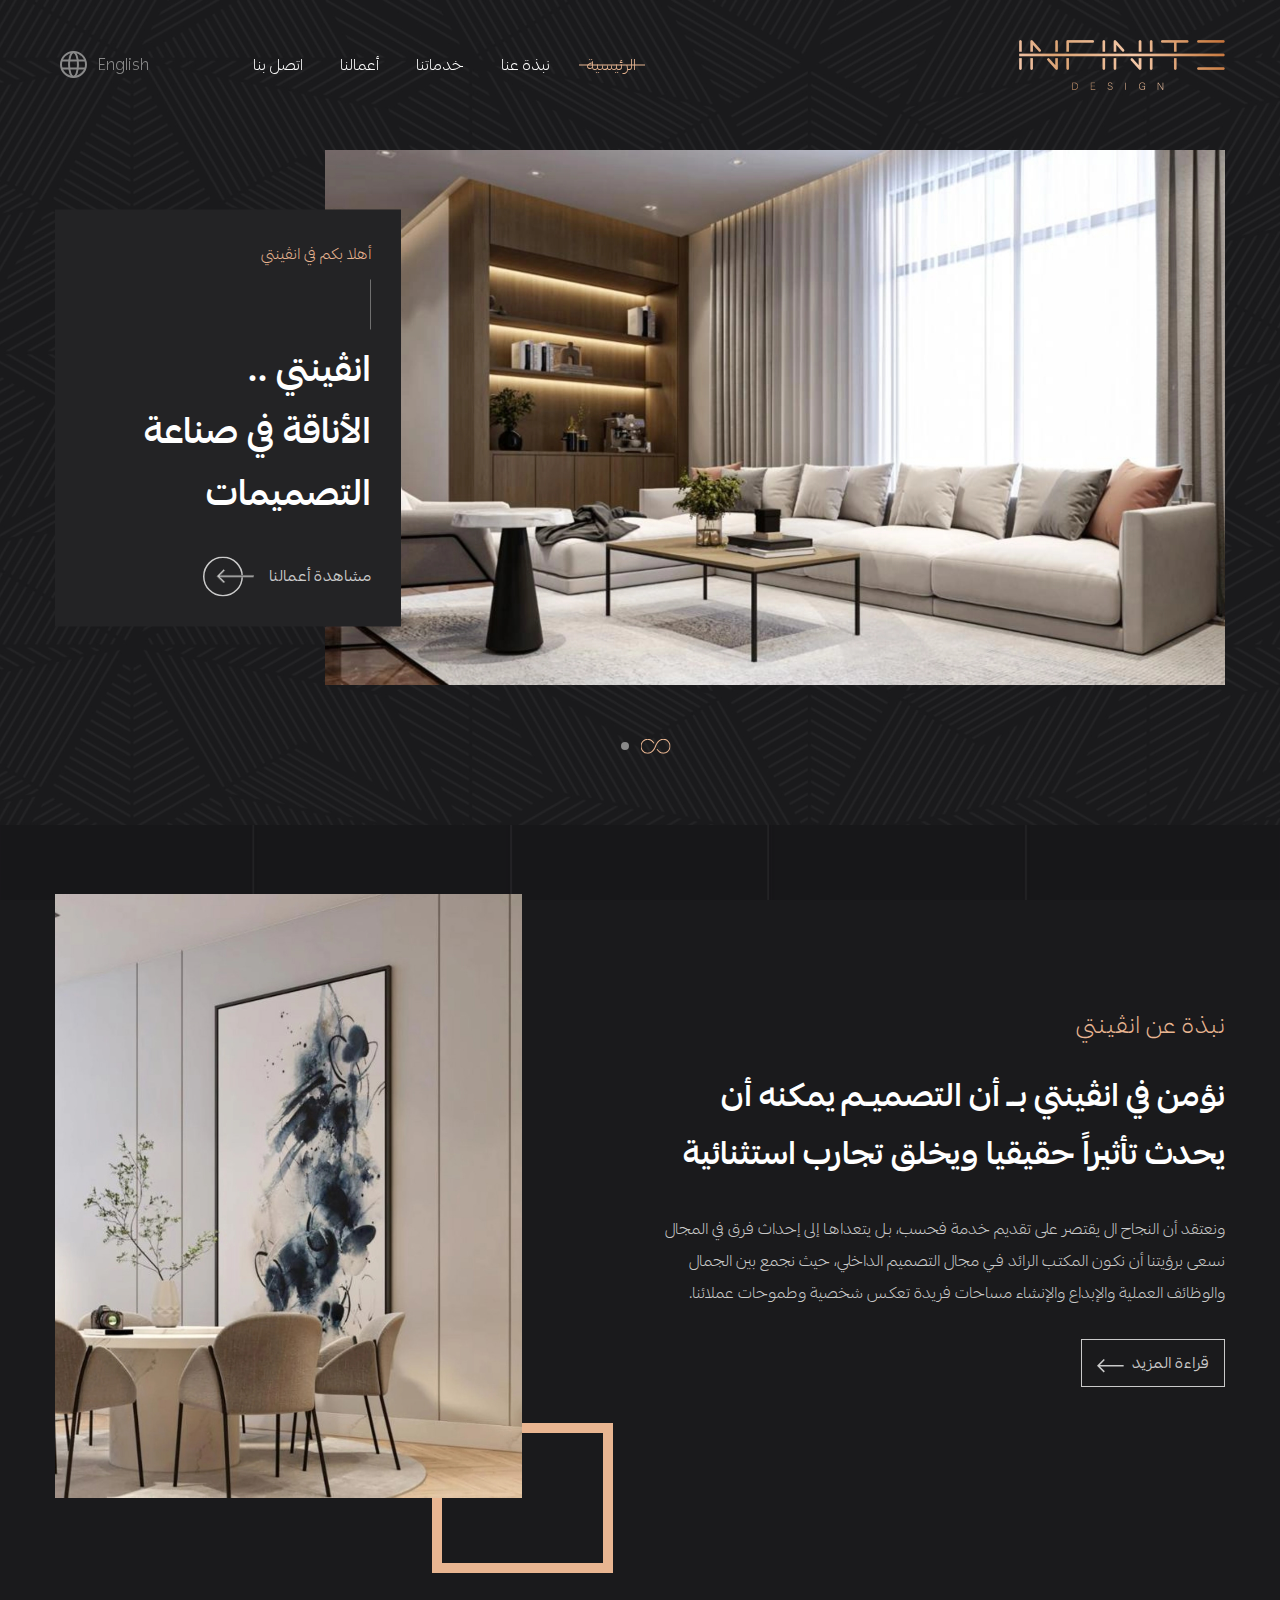
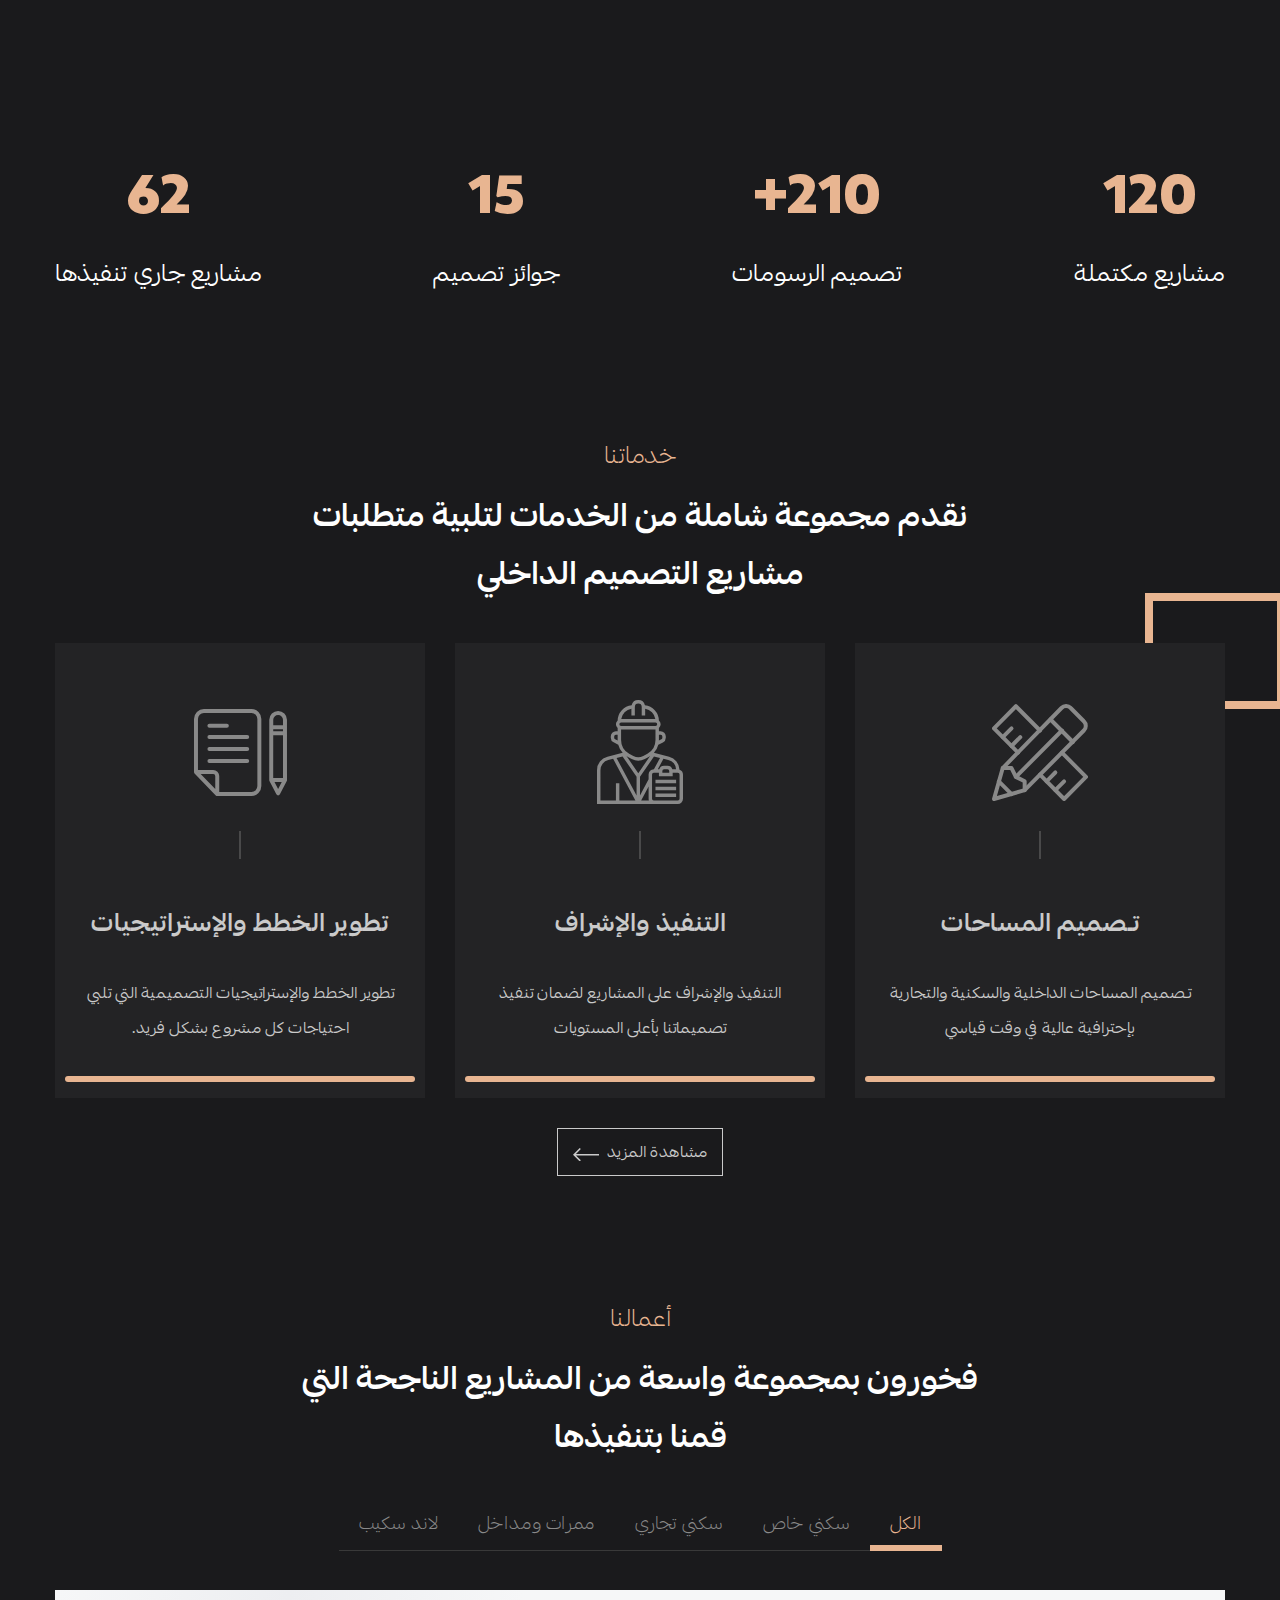
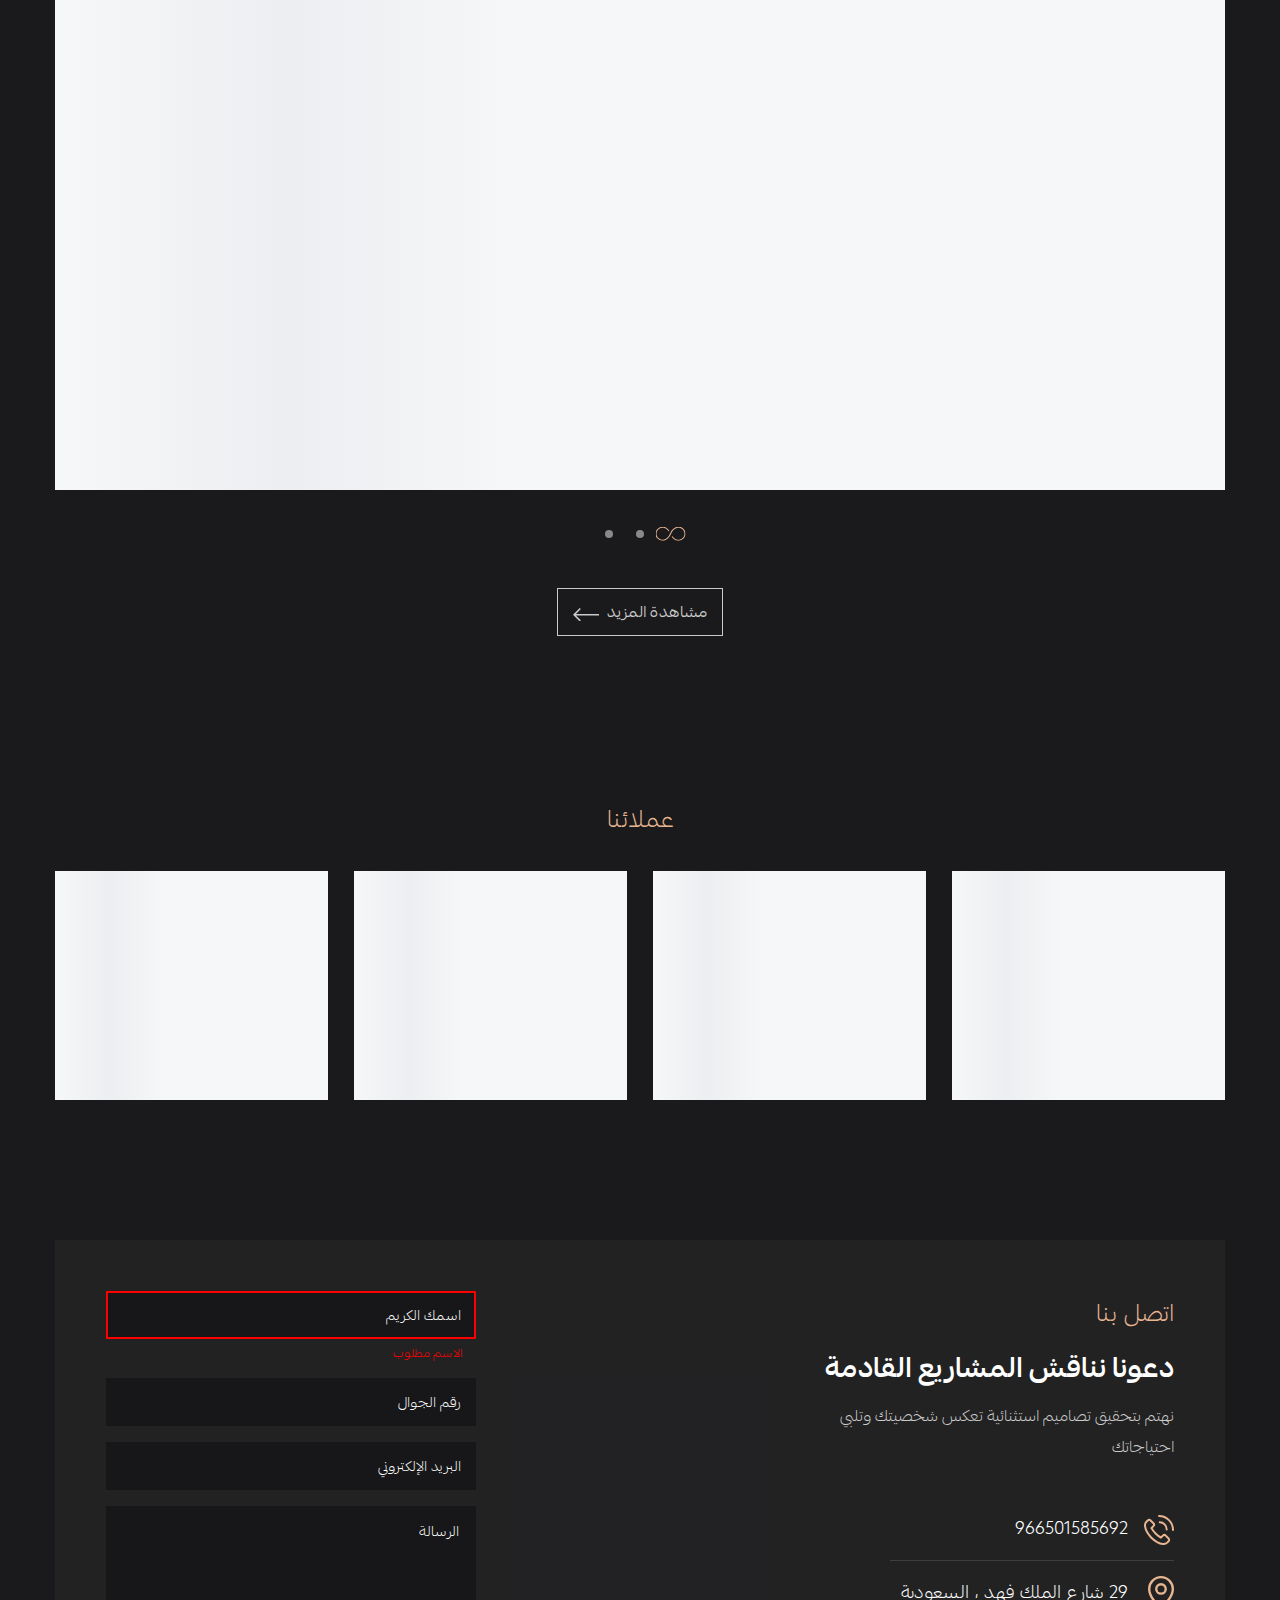
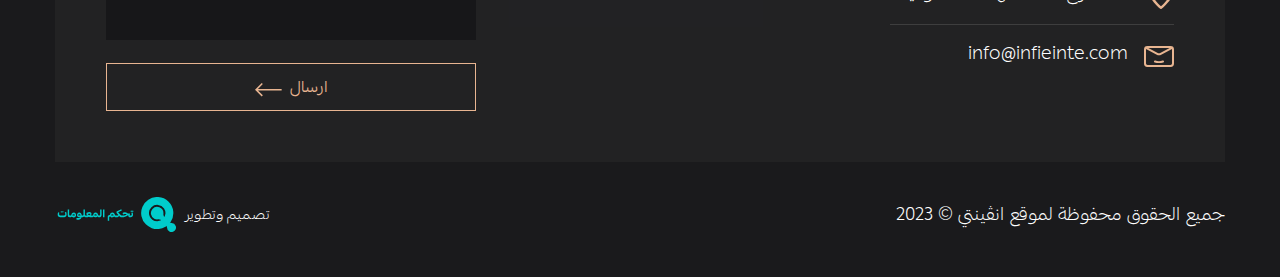
<file: index.html>
<!DOCTYPE html>
<html dir="rtl" lang="ar">
  <head>
    <meta charset="UTF-8" />
    <meta
      name="viewport"
      content="width=device-width, initial-scale=1, shrink-to-fit=no, user-scalable=no"
    />
    <title>INFINITE</title>
    <link rel="shortcut icon" type="img/png" href="images/favicon.png" />
    <!-- <link rel="stylesheet" href="css/bootstrap.min.css" /> -->
    <link rel="stylesheet" href="css/bootstrap.rtl.min.css" />
    <link rel="stylesheet" href="css/line-awesome.css" />
    <link rel="stylesheet" href="css/swiper-bundle.min.css" />
    <link rel="stylesheet" href="css/fancybox.css" />
    <link rel="stylesheet" href="css/main.css" />
  </head>

  <body class="home-page">
    <!-- Start Header -->
    <header>
      <div class="container">
        <div class="header">
          <a href="index.html" class="logo">
            <img src="images/logo.png" alt="INFINITE" class="img-fluid" />
          </a>
          <div class="menu-overlay"></div>
          <nav class="header-nav">
            <div class="header-nav-head">
              <a href="index.html" class="nav-logo">
                <img src="images/logo.png" class="img-fluid" />
              </a>
              <a role="button" class="menu-close">
                <svg
                  xmlns="http://www.w3.org/2000/svg"
                  width="14.977"
                  height="14.977"
                  viewBox="0 0 14.977 14.977"
                >
                  <path
                    id="Path_29519"
                    data-name="Path 29519"
                    d="M24.363,16.875H19.125V11.637a1.125,1.125,0,0,0-2.25,0v5.238H11.637A1.077,1.077,0,0,0,10.512,18a1.089,1.089,0,0,0,1.125,1.125h5.238v5.238A1.09,1.09,0,0,0,18,25.488a1.119,1.119,0,0,0,1.125-1.125V19.125h5.238a1.125,1.125,0,0,0,0-2.25Z"
                    transform="translate(-10.512 -10.512)"
                  />
                </svg>
              </a>
            </div>
            <ul class="nav-list list-unstyled">
              <li>
                <a href="index.html" class="active"> الرئيسية </a>
              </li>
              <li>
                <a href="about.html"> نبذة عنا </a>
              </li>
              <li>
                <a href="services.html"> خدماتنا </a>
              </li>
              <li>
                <a href="projects.html"> أعمالنا </a>
              </li>
              <li>
                <a href="contact.html"> اتصل بنا </a>
              </li>
            </ul>
            <a href="en/index.html" class="lang">
              <span class="label"> اللغه </span>
              <span class="text"> English </span>
              <i class="icon">
                <svg
                  xmlns="http://www.w3.org/2000/svg"
                  width="37.031"
                  height="37.031"
                  viewBox="0 0 37.031 37.031"
                >
                  <g transform="translate(6.33 6.172)">
                    <circle
                      cx="12.5"
                      cy="12.5"
                      r="12.5"
                      transform="translate(-0.33 -0.172)"
                      fill="none"
                      stroke-linecap="round"
                      stroke-linejoin="round"
                      stroke-width="2"
                    />
                    <ellipse
                      cx="4.459"
                      cy="12.344"
                      rx="4.459"
                      ry="12.344"
                      transform="translate(7.727)"
                      fill="none"
                      stroke-linecap="round"
                      stroke-linejoin="round"
                      stroke-width="2"
                    />
                    <g transform="translate(0.627 8.389)">
                      <path
                        d="M28.18,58.98H51.241"
                        transform="translate(-28.18 -58.98)"
                        fill="none"
                        stroke-linecap="round"
                        stroke-linejoin="round"
                        stroke-width="2"
                      />
                      <path
                        d="M28.18,91.02H51.241"
                        transform="translate(-28.18 -83.11)"
                        fill="none"
                        stroke-linecap="round"
                        stroke-linejoin="round"
                        stroke-width="2"
                      />
                    </g>
                  </g>
                </svg>
              </i>
            </a>
          </nav>

          <button class="menu-btn">
            <span class="hamburger-lines">
              <span class="line line1"></span>
              <span class="line line2"></span>
              <span class="line line3"></span>
            </span>
          </button>
        </div>
      </div>
    </header>
    <!-- End Header -->

    <!-- Start Main -->
    <main class="main-section">
      <div class="container">
        <div class="main-slider">
          <div class="swiper">
            <div class="swiper-wrapper">
              <div class="swiper-slide">
                <div class="main-slide">
                  <div class="slide-img">
                    <div class="img-holder loading-img lazy-img-parent">
                      <img data-src="images/main/01.jpg" class="lazy-img" />
                    </div>
                  </div>
                  <div class="slide-text">
                    <div class="text-cont">
                      <h6 class="welcome">أهلا بكم في انڤينتي</h6>
                      <h2 class="slide-title">
                        انڤينتي ..
                        <br />
                        الأناقة في صناعة التصميمات
                      </h2>
                      <a href="projects.html" class="slide-link">
                        <span class="text"> مشاهدة أعمالنا </span>
                        <span class="icon">
                          <svg
                            xmlns="http://www.w3.org/2000/svg"
                            width="51.075"
                            height="40"
                            viewBox="0 0 51.075 40"
                          >
                            <g transform="translate(-344 -562)">
                              <g
                                transform="translate(344 562)"
                                fill="none"
                                stroke-linecap="round"
                                stroke-width="1.5"
                              >
                                <rect
                                  width="40"
                                  height="40"
                                  rx="20"
                                  stroke="none"
                                />
                                <rect
                                  x="0.75"
                                  y="0.75"
                                  width="38.5"
                                  height="38.5"
                                  rx="19.25"
                                  fill="none"
                                />
                              </g>
                              <path
                                class="svgArrow"
                                d="M37.659,23.8H3.96l4.866,4.866L7.732,29.757,1,23.025l6.732-6.732,1.093,1.093L3.96,22.252h33.7Z"
                                transform="translate(356.916 558.707)"
                                stroke-width="1"
                              />
                            </g>
                          </svg>
                        </span>
                      </a>
                    </div>
                  </div>
                </div>
              </div>
              <div class="swiper-slide">
                <div class="main-slide">
                  <div class="slide-img">
                    <div class="img-holder loading-img lazy-img-parent">
                      <img data-src="images/main/02.jpg" class="lazy-img" />
                    </div>
                  </div>
                  <div class="slide-text">
                    <div class="text-cont">
                      <h6 class="welcome">أهلا بكم في انڤينتي</h6>
                      <h2 class="slide-title">
                        انڤينتي ..
                        <br />
                        الأناقة في صناعة التصميمات
                      </h2>
                      <a href="projects.html" class="slide-link">
                        <span class="text"> مشاهدة أعمالنا </span>
                        <span class="icon">
                          <svg
                            xmlns="http://www.w3.org/2000/svg"
                            width="51.075"
                            height="40"
                            viewBox="0 0 51.075 40"
                          >
                            <g transform="translate(-344 -562)">
                              <g
                                transform="translate(344 562)"
                                fill="none"
                                stroke-linecap="round"
                                stroke-width="1.5"
                              >
                                <rect
                                  width="40"
                                  height="40"
                                  rx="20"
                                  stroke="none"
                                />
                                <rect
                                  x="0.75"
                                  y="0.75"
                                  width="38.5"
                                  height="38.5"
                                  rx="19.25"
                                  fill="none"
                                />
                              </g>
                              <path
                                class="svgArrow"
                                d="M37.659,23.8H3.96l4.866,4.866L7.732,29.757,1,23.025l6.732-6.732,1.093,1.093L3.96,22.252h33.7Z"
                                transform="translate(356.916 558.707)"
                                stroke-width="1"
                              />
                            </g>
                          </svg>
                        </span>
                      </a>
                    </div>
                  </div>
                </div>
              </div>
            </div>
          </div>
          <div class="swiper-pagination"></div>
        </div>
      </div>
    </main>
    <!-- End Main -->

    <!-- Start About -->
    <section class="about-section">
      <div class="container">
        <div class="about-cont">
          <div class="sec-head sm-head">
            <h5 class="sec-title">نبذة عن انڤينتي</h5>
            <h3 class="sec-subtitle">
              نؤمن في انڤينتي بــ أن التصميـم يمكنه أن يحدث تأثيراً حقيقيا ويخلق
              تجارب استثنائية
            </h3>
          </div>
          <div class="about-text">
            <div class="sec-head">
              <h5 class="sec-title">نبذة عن انڤينتي</h5>
              <h3 class="sec-subtitle">
                نؤمن في انڤينتي بــ أن التصميـم يمكنه أن يحدث تأثيراً حقيقيا
                ويخلق تجارب استثنائية
              </h3>
            </div>
            <p class="about-summary">
              ونعتقد أن النجاح ال يقتصر على تقديم خدمة فحسب، بـل يتعداهـا إلى
              إحداث فرق في المجال نسعى برؤيتنا أن نكـون المكتـب الرائد فـي مجال
              التصميم الداخلي، حيث نجمع بين الجمال والوظائف العملية والإبداع
              والإنشاء مساحات فريدة تعكـس شخصية وطموحات عملائنا.
            </p>
            <div class="sec-more">
              <a href="about.html" class="more-link">
                <span class="text"> قراءة المزيد </span>
                <div class="icon">
                  <svg
                    xmlns="http://www.w3.org/2000/svg"
                    width="26.659"
                    height="13.464"
                    viewBox="0 0 26.659 13.464"
                  >
                    <path
                      d="M27.659,23.8H3.96l4.866,4.866L7.732,29.757,1,23.025l6.732-6.732,1.093,1.093L3.96,22.252h23.7Z"
                      transform="translate(-1 -16.293)"
                    />
                  </svg>
                </div>
              </a>
            </div>
          </div>
          <div class="about-img">
            <div class="img-holder loading-img lazy-img-parent">
              <img data-src="images/about.jpg" class="lazy-img" />
            </div>
          </div>
        </div>
      </div>
    </section>
    <!-- End About -->

    <!-- Start Statistics -->
    <section class="statistics-section">
      <div class="container">
        <div class="statistics-cont">
          <div class="statistic-item">
            <strong class="statistic-value">
              <span> 120 </span>
            </strong>
            <h6 class="statistic-name">مشاريع مكتملة</h6>
          </div>
          <div class="statistic-item">
            <strong class="statistic-value"> + <span> 210 </span> </strong>
            <h6 class="statistic-name">تصميم الرسومات</h6>
          </div>
          <div class="statistic-item">
            <strong class="statistic-value">
              <span> 15 </span>
            </strong>
            <h6 class="statistic-name">جوائز تصميم</h6>
          </div>
          <div class="statistic-item">
            <strong class="statistic-value">
              <span> 62 </span>
            </strong>
            <h6 class="statistic-name">مشاريع جاري تنفيذها</h6>
          </div>
        </div>
      </div>
    </section>
    <!-- End Statistics -->

    <!-- Start Services -->
    <section class="services-section">
      <div class="container">
        <div class="services-cont">
          <div class="sec-head">
            <h5 class="sec-title">خدماتنا</h5>
            <h3 class="sec-subtitle">
              نقدم مجموعة شاملة من الخدمات لتلبية متطلبات مشاريع التصميم الداخلي
            </h3>
          </div>
          <div class="services-list">
            <div class="service-item">
              <div class="service-icon">
                <a href="serviceSingle.html" class="icon-link">
                  <img src="images/services/01.svg" class="img-fluid" />
                </a>
              </div>
              <h3 class="service-name">
                <a href="serviceSingle.html" class="name-link">
                  تـصميم المساحات
                </a>
              </h3>
              <p class="service-desc">
                تـصميم المساحات الداخلية والسكنية والتجارية بإحترافية عالية في
                وقت قياسي
              </p>
            </div>
            <div class="service-item">
              <div class="service-icon">
                <a href="serviceSingle.html" class="icon-link">
                  <img src="images/services/02.svg" class="img-fluid" />
                </a>
              </div>
              <h3 class="service-name">
                <a href="serviceSingle.html" class="name-link">
                  التنفيذ والإشراف
                </a>
              </h3>
              <p class="service-desc">
                التنفيذ والإشراف على المشاريع لضمان تنفيذ تصميماتنا بأعلى
                المستويات
              </p>
            </div>
            <div class="service-item">
              <div class="service-icon">
                <a href="serviceSingle.html" class="icon-link">
                  <img src="images/services/03.svg" class="img-fluid" />
                </a>
              </div>
              <h3 class="service-name">
                <a href="serviceSingle.html" class="name-link">
                  تطوير الخطط والإستراتيجيات
                </a>
              </h3>
              <p class="service-desc">
                تطوير الخطط والإستراتيجيات التصميمية التي تلبي احتياجات كل مشروع
                بشكل فريد.
              </p>
            </div>
          </div>
          <div class="sec-more">
            <a href="services.html" class="more-link">
              <span class="text"> مشاهدة المزيد </span>
              <div class="icon">
                <svg
                  xmlns="http://www.w3.org/2000/svg"
                  width="26.659"
                  height="13.464"
                  viewBox="0 0 26.659 13.464"
                >
                  <path
                    d="M27.659,23.8H3.96l4.866,4.866L7.732,29.757,1,23.025l6.732-6.732,1.093,1.093L3.96,22.252h23.7Z"
                    transform="translate(-1 -16.293)"
                  />
                </svg>
              </div>
            </a>
          </div>
        </div>
      </div>
    </section>
    <!-- End Services -->

    <!-- Start Projects -->
    <section class="projects-section">
      <div class="container">
        <div class="projects-cont">
          <div class="sec-head">
            <h5 class="sec-title">أعمالنا</h5>
            <h3 class="sec-subtitle">
              فخورون بمجموعة واسعة من المشاريع الناجحة التي قمنا بتنفيذها
            </h3>
          </div>

          <div class="home-projects-tabs">
            <div class="nav custom-nav-tabs">
              <button
                class="active"
                data-bs-toggle="tab"
                data-bs-target="#tab-all"
              >
                الكل
              </button>
              <button data-bs-toggle="tab" data-bs-target="#tab-cat1">
                سكني خاص
              </button>
              <button data-bs-toggle="tab" data-bs-target="#tab-cat2">
                سكني تجاري
              </button>
              <button data-bs-toggle="tab" data-bs-target="#tab-cat3">
                ممرات ومداخل
              </button>
              <button data-bs-toggle="tab" data-bs-target="#tab-cat4">
                لاند سكيب
              </button>
            </div>

            <div class="tab-content">
              <div class="tab-pane fade show active" id="tab-all">
                <div class="home-projects-cont">
                  <div class="project-slider all-slider">
                    <div class="swiper">
                      <div class="swiper-wrapper">
                        <div class="swiper-slide">
                          <div class="home-project">
                            <a
                              href="projectSingle.html"
                              class="img-holder loading-img lazy-img-parent"
                            >
                              <img
                                data-src="images/projects/01.jpg"
                                class="lazy-img"
                              />
                            </a>
                            <div class="home-project-text">
                              <div class="text-cont">
                                <a href="#!" class="project-cat"> تجاري </a>
                                <h4 class="project-name">
                                  <a
                                    href="projectSingle.html"
                                    class="name-link"
                                  >
                                    مساحة خدمات لملعب بادل
                                  </a>
                                </h4>
                                <a
                                  href="projectSingle.html"
                                  class="project-link"
                                >
                                  <span class="text"> مشاهدة التفاصيل </span>
                                  <span class="icon">
                                    <svg
                                      xmlns="http://www.w3.org/2000/svg"
                                      width="51.075"
                                      height="40"
                                      viewBox="0 0 51.075 40"
                                    >
                                      <g transform="translate(-344 -562)">
                                        <g
                                          transform="translate(344 562)"
                                          fill="none"
                                          stroke-linecap="round"
                                          stroke-width="1.5"
                                        >
                                          <rect
                                            width="40"
                                            height="40"
                                            rx="20"
                                            stroke="none"
                                          />
                                          <rect
                                            x="0.75"
                                            y="0.75"
                                            width="38.5"
                                            height="38.5"
                                            rx="19.25"
                                            fill="none"
                                          />
                                        </g>
                                        <path
                                          class="svgArrow"
                                          d="M37.659,23.8H3.96l4.866,4.866L7.732,29.757,1,23.025l6.732-6.732,1.093,1.093L3.96,22.252h33.7Z"
                                          transform="translate(356.916 558.707)"
                                          stroke-width="1"
                                        />
                                      </g>
                                    </svg>
                                  </span>
                                </a>
                              </div>
                            </div>
                          </div>
                        </div>
                        <div class="swiper-slide">
                          <div class="home-project">
                            <a
                              href="projectSingle.html"
                              class="img-holder loading-img lazy-img-parent"
                            >
                              <img
                                data-src="images/projects/02.jpg"
                                class="lazy-img"
                              />
                            </a>
                            <div class="home-project-text">
                              <div class="text-cont">
                                <a href="#!" class="project-cat"> سكني خاص </a>
                                <h4 class="project-name">
                                  <a
                                    href="projectSingle.html"
                                    class="name-link"
                                  >
                                    مساحة خدمات لملعب بادل
                                  </a>
                                </h4>
                                <a
                                  href="projectSingle.html"
                                  class="project-link"
                                >
                                  <span class="text"> مشاهدة التفاصيل </span>
                                  <span class="icon">
                                    <svg
                                      xmlns="http://www.w3.org/2000/svg"
                                      width="51.075"
                                      height="40"
                                      viewBox="0 0 51.075 40"
                                    >
                                      <g transform="translate(-344 -562)">
                                        <g
                                          transform="translate(344 562)"
                                          fill="none"
                                          stroke-linecap="round"
                                          stroke-width="1.5"
                                        >
                                          <rect
                                            width="40"
                                            height="40"
                                            rx="20"
                                            stroke="none"
                                          />
                                          <rect
                                            x="0.75"
                                            y="0.75"
                                            width="38.5"
                                            height="38.5"
                                            rx="19.25"
                                            fill="none"
                                          />
                                        </g>
                                        <path
                                          class="svgArrow"
                                          d="M37.659,23.8H3.96l4.866,4.866L7.732,29.757,1,23.025l6.732-6.732,1.093,1.093L3.96,22.252h33.7Z"
                                          transform="translate(356.916 558.707)"
                                          stroke-width="1"
                                        />
                                      </g>
                                    </svg>
                                  </span>
                                </a>
                              </div>
                            </div>
                          </div>
                        </div>
                        <div class="swiper-slide">
                          <div class="home-project">
                            <a
                              href="projectSingle.html"
                              class="img-holder loading-img lazy-img-parent"
                            >
                              <img
                                data-src="images/projects/03.jpg"
                                class="lazy-img"
                              />
                            </a>
                            <div class="home-project-text">
                              <div class="text-cont">
                                <a href="#!" class="project-cat">
                                  ممرات ومداخل
                                </a>
                                <h4 class="project-name">
                                  <a
                                    href="projectSingle.html"
                                    class="name-link"
                                  >
                                    مساحة خدمات لملعب بادل
                                  </a>
                                </h4>
                                <a
                                  href="projectSingle.html"
                                  class="project-link"
                                >
                                  <span class="text"> مشاهدة التفاصيل </span>
                                  <span class="icon">
                                    <svg
                                      xmlns="http://www.w3.org/2000/svg"
                                      width="51.075"
                                      height="40"
                                      viewBox="0 0 51.075 40"
                                    >
                                      <g transform="translate(-344 -562)">
                                        <g
                                          transform="translate(344 562)"
                                          fill="none"
                                          stroke-linecap="round"
                                          stroke-width="1.5"
                                        >
                                          <rect
                                            width="40"
                                            height="40"
                                            rx="20"
                                            stroke="none"
                                          />
                                          <rect
                                            x="0.75"
                                            y="0.75"
                                            width="38.5"
                                            height="38.5"
                                            rx="19.25"
                                            fill="none"
                                          />
                                        </g>
                                        <path
                                          class="svgArrow"
                                          d="M37.659,23.8H3.96l4.866,4.866L7.732,29.757,1,23.025l6.732-6.732,1.093,1.093L3.96,22.252h33.7Z"
                                          transform="translate(356.916 558.707)"
                                          stroke-width="1"
                                        />
                                      </g>
                                    </svg>
                                  </span>
                                </a>
                              </div>
                            </div>
                          </div>
                        </div>
                      </div>
                    </div>
                    <div class="swiper-pagination"></div>
                  </div>
                </div>
              </div>
              <div class="tab-pane fade" id="tab-cat1">
                <div class="home-projects-cont">
                  <div class="project-slider cat1-slider">
                    <div class="swiper">
                      <div class="swiper-wrapper">
                        <div class="swiper-slide">
                          <div class="home-project">
                            <div class="img-holder loading-img lazy-img-parent">
                              <img
                                data-src="images/projects/04.jpg"
                                class="lazy-img"
                              />
                            </div>
                            <div class="home-project-text">
                              <div class="text-cont">
                                <a href="#!" class="project-cat"> تجاري </a>
                                <h4 class="project-name">
                                  <a href="#!" class="name-link">
                                    مساحة خدمات لملعب بادل
                                  </a>
                                </h4>
                                <a href="#!" class="project-link">
                                  <span class="text"> مشاهدة التفاصيل </span>
                                  <span class="icon">
                                    <svg
                                      xmlns="http://www.w3.org/2000/svg"
                                      width="51.075"
                                      height="40"
                                      viewBox="0 0 51.075 40"
                                    >
                                      <g transform="translate(-344 -562)">
                                        <g
                                          transform="translate(344 562)"
                                          fill="none"
                                          stroke-linecap="round"
                                          stroke-width="1.5"
                                        >
                                          <rect
                                            width="40"
                                            height="40"
                                            rx="20"
                                            stroke="none"
                                          />
                                          <rect
                                            x="0.75"
                                            y="0.75"
                                            width="38.5"
                                            height="38.5"
                                            rx="19.25"
                                            fill="none"
                                          />
                                        </g>
                                        <path
                                          class="svgArrow"
                                          d="M37.659,23.8H3.96l4.866,4.866L7.732,29.757,1,23.025l6.732-6.732,1.093,1.093L3.96,22.252h33.7Z"
                                          transform="translate(356.916 558.707)"
                                          stroke-width="1"
                                        />
                                      </g>
                                    </svg>
                                  </span>
                                </a>
                              </div>
                            </div>
                          </div>
                        </div>
                        <div class="swiper-slide">
                          <div class="home-project">
                            <div class="img-holder loading-img lazy-img-parent">
                              <img
                                data-src="images/projects/05.jpg"
                                class="lazy-img"
                              />
                            </div>
                            <div class="home-project-text">
                              <div class="text-cont">
                                <a href="#!" class="project-cat"> سكني خاص </a>
                                <h4 class="project-name">
                                  <a href="#!" class="name-link">
                                    مساحة خدمات لملعب بادل
                                  </a>
                                </h4>
                                <a href="#!" class="project-link">
                                  <span class="text"> مشاهدة التفاصيل </span>
                                  <span class="icon">
                                    <svg
                                      xmlns="http://www.w3.org/2000/svg"
                                      width="51.075"
                                      height="40"
                                      viewBox="0 0 51.075 40"
                                    >
                                      <g transform="translate(-344 -562)">
                                        <g
                                          transform="translate(344 562)"
                                          fill="none"
                                          stroke-linecap="round"
                                          stroke-width="1.5"
                                        >
                                          <rect
                                            width="40"
                                            height="40"
                                            rx="20"
                                            stroke="none"
                                          />
                                          <rect
                                            x="0.75"
                                            y="0.75"
                                            width="38.5"
                                            height="38.5"
                                            rx="19.25"
                                            fill="none"
                                          />
                                        </g>
                                        <path
                                          class="svgArrow"
                                          d="M37.659,23.8H3.96l4.866,4.866L7.732,29.757,1,23.025l6.732-6.732,1.093,1.093L3.96,22.252h33.7Z"
                                          transform="translate(356.916 558.707)"
                                          stroke-width="1"
                                        />
                                      </g>
                                    </svg>
                                  </span>
                                </a>
                              </div>
                            </div>
                          </div>
                        </div>
                        <div class="swiper-slide">
                          <div class="home-project">
                            <div class="img-holder loading-img lazy-img-parent">
                              <img
                                data-src="images/projects/06.jpg"
                                class="lazy-img"
                              />
                            </div>
                            <div class="home-project-text">
                              <div class="text-cont">
                                <a href="#!" class="project-cat">
                                  ممرات ومداخل
                                </a>
                                <h4 class="project-name">
                                  <a href="#!" class="name-link">
                                    مساحة خدمات لملعب بادل
                                  </a>
                                </h4>
                                <a href="#!" class="project-link">
                                  <span class="text"> مشاهدة التفاصيل </span>
                                  <span class="icon">
                                    <svg
                                      xmlns="http://www.w3.org/2000/svg"
                                      width="51.075"
                                      height="40"
                                      viewBox="0 0 51.075 40"
                                    >
                                      <g transform="translate(-344 -562)">
                                        <g
                                          transform="translate(344 562)"
                                          fill="none"
                                          stroke-linecap="round"
                                          stroke-width="1.5"
                                        >
                                          <rect
                                            width="40"
                                            height="40"
                                            rx="20"
                                            stroke="none"
                                          />
                                          <rect
                                            x="0.75"
                                            y="0.75"
                                            width="38.5"
                                            height="38.5"
                                            rx="19.25"
                                            fill="none"
                                          />
                                        </g>
                                        <path
                                          class="svgArrow"
                                          d="M37.659,23.8H3.96l4.866,4.866L7.732,29.757,1,23.025l6.732-6.732,1.093,1.093L3.96,22.252h33.7Z"
                                          transform="translate(356.916 558.707)"
                                          stroke-width="1"
                                        />
                                      </g>
                                    </svg>
                                  </span>
                                </a>
                              </div>
                            </div>
                          </div>
                        </div>
                      </div>
                    </div>
                    <div class="swiper-pagination"></div>
                  </div>
                </div>
              </div>
              <div class="tab-pane fade" id="tab-cat2">
                <div class="home-projects-cont">
                  <div class="project-slider cat2-slider">
                    <div class="swiper">
                      <div class="swiper-wrapper">
                        <div class="swiper-slide">
                          <div class="home-project">
                            <div class="img-holder loading-img lazy-img-parent">
                              <img
                                data-src="images/projects/07.jpg"
                                class="lazy-img"
                              />
                            </div>
                            <div class="home-project-text">
                              <div class="text-cont">
                                <a href="#!" class="project-cat"> تجاري </a>
                                <h4 class="project-name">
                                  <a href="#!" class="name-link">
                                    مساحة خدمات لملعب بادل
                                  </a>
                                </h4>
                                <a href="#!" class="project-link">
                                  <span class="text"> مشاهدة التفاصيل </span>
                                  <span class="icon">
                                    <svg
                                      xmlns="http://www.w3.org/2000/svg"
                                      width="51.075"
                                      height="40"
                                      viewBox="0 0 51.075 40"
                                    >
                                      <g transform="translate(-344 -562)">
                                        <g
                                          transform="translate(344 562)"
                                          fill="none"
                                          stroke-linecap="round"
                                          stroke-width="1.5"
                                        >
                                          <rect
                                            width="40"
                                            height="40"
                                            rx="20"
                                            stroke="none"
                                          />
                                          <rect
                                            x="0.75"
                                            y="0.75"
                                            width="38.5"
                                            height="38.5"
                                            rx="19.25"
                                            fill="none"
                                          />
                                        </g>
                                        <path
                                          class="svgArrow"
                                          d="M37.659,23.8H3.96l4.866,4.866L7.732,29.757,1,23.025l6.732-6.732,1.093,1.093L3.96,22.252h33.7Z"
                                          transform="translate(356.916 558.707)"
                                          stroke-width="1"
                                        />
                                      </g>
                                    </svg>
                                  </span>
                                </a>
                              </div>
                            </div>
                          </div>
                        </div>
                        <div class="swiper-slide">
                          <div class="home-project">
                            <div class="img-holder loading-img lazy-img-parent">
                              <img
                                data-src="images/projects/08.jpg"
                                class="lazy-img"
                              />
                            </div>
                            <div class="home-project-text">
                              <div class="text-cont">
                                <a href="#!" class="project-cat"> سكني خاص </a>
                                <h4 class="project-name">
                                  <a href="#!" class="name-link">
                                    مساحة خدمات لملعب بادل
                                  </a>
                                </h4>
                                <a href="#!" class="project-link">
                                  <span class="text"> مشاهدة التفاصيل </span>
                                  <span class="icon">
                                    <svg
                                      xmlns="http://www.w3.org/2000/svg"
                                      width="51.075"
                                      height="40"
                                      viewBox="0 0 51.075 40"
                                    >
                                      <g transform="translate(-344 -562)">
                                        <g
                                          transform="translate(344 562)"
                                          fill="none"
                                          stroke-linecap="round"
                                          stroke-width="1.5"
                                        >
                                          <rect
                                            width="40"
                                            height="40"
                                            rx="20"
                                            stroke="none"
                                          />
                                          <rect
                                            x="0.75"
                                            y="0.75"
                                            width="38.5"
                                            height="38.5"
                                            rx="19.25"
                                            fill="none"
                                          />
                                        </g>
                                        <path
                                          class="svgArrow"
                                          d="M37.659,23.8H3.96l4.866,4.866L7.732,29.757,1,23.025l6.732-6.732,1.093,1.093L3.96,22.252h33.7Z"
                                          transform="translate(356.916 558.707)"
                                          stroke-width="1"
                                        />
                                      </g>
                                    </svg>
                                  </span>
                                </a>
                              </div>
                            </div>
                          </div>
                        </div>
                        <div class="swiper-slide">
                          <div class="home-project">
                            <div class="img-holder loading-img lazy-img-parent">
                              <img
                                data-src="images/projects/09.jpg"
                                class="lazy-img"
                              />
                            </div>
                            <div class="home-project-text">
                              <div class="text-cont">
                                <a href="#!" class="project-cat">
                                  ممرات ومداخل
                                </a>
                                <h4 class="project-name">
                                  <a href="#!" class="name-link">
                                    مساحة خدمات لملعب بادل
                                  </a>
                                </h4>
                                <a href="#!" class="project-link">
                                  <span class="text"> مشاهدة التفاصيل </span>
                                  <span class="icon">
                                    <svg
                                      xmlns="http://www.w3.org/2000/svg"
                                      width="51.075"
                                      height="40"
                                      viewBox="0 0 51.075 40"
                                    >
                                      <g transform="translate(-344 -562)">
                                        <g
                                          transform="translate(344 562)"
                                          fill="none"
                                          stroke-linecap="round"
                                          stroke-width="1.5"
                                        >
                                          <rect
                                            width="40"
                                            height="40"
                                            rx="20"
                                            stroke="none"
                                          />
                                          <rect
                                            x="0.75"
                                            y="0.75"
                                            width="38.5"
                                            height="38.5"
                                            rx="19.25"
                                            fill="none"
                                          />
                                        </g>
                                        <path
                                          class="svgArrow"
                                          d="M37.659,23.8H3.96l4.866,4.866L7.732,29.757,1,23.025l6.732-6.732,1.093,1.093L3.96,22.252h33.7Z"
                                          transform="translate(356.916 558.707)"
                                          stroke-width="1"
                                        />
                                      </g>
                                    </svg>
                                  </span>
                                </a>
                              </div>
                            </div>
                          </div>
                        </div>
                      </div>
                    </div>
                    <div class="swiper-pagination"></div>
                  </div>
                </div>
              </div>
              <div class="tab-pane fade" id="tab-cat3">
                <div class="home-projects-cont">
                  <div class="project-slider cat3-slider">
                    <div class="swiper">
                      <div class="swiper-wrapper">
                        <div class="swiper-slide">
                          <div class="home-project">
                            <div class="img-holder loading-img lazy-img-parent">
                              <img
                                data-src="images/projects/10.jpg"
                                class="lazy-img"
                              />
                            </div>
                            <div class="home-project-text">
                              <div class="text-cont">
                                <a href="#!" class="project-cat"> تجاري </a>
                                <h4 class="project-name">
                                  <a href="#!" class="name-link">
                                    مساحة خدمات لملعب بادل
                                  </a>
                                </h4>
                                <a href="#!" class="project-link">
                                  <span class="text"> مشاهدة التفاصيل </span>
                                  <span class="icon">
                                    <svg
                                      xmlns="http://www.w3.org/2000/svg"
                                      width="51.075"
                                      height="40"
                                      viewBox="0 0 51.075 40"
                                    >
                                      <g transform="translate(-344 -562)">
                                        <g
                                          transform="translate(344 562)"
                                          fill="none"
                                          stroke-linecap="round"
                                          stroke-width="1.5"
                                        >
                                          <rect
                                            width="40"
                                            height="40"
                                            rx="20"
                                            stroke="none"
                                          />
                                          <rect
                                            x="0.75"
                                            y="0.75"
                                            width="38.5"
                                            height="38.5"
                                            rx="19.25"
                                            fill="none"
                                          />
                                        </g>
                                        <path
                                          class="svgArrow"
                                          d="M37.659,23.8H3.96l4.866,4.866L7.732,29.757,1,23.025l6.732-6.732,1.093,1.093L3.96,22.252h33.7Z"
                                          transform="translate(356.916 558.707)"
                                          stroke-width="1"
                                        />
                                      </g>
                                    </svg>
                                  </span>
                                </a>
                              </div>
                            </div>
                          </div>
                        </div>
                        <div class="swiper-slide">
                          <div class="home-project">
                            <div class="img-holder loading-img lazy-img-parent">
                              <img
                                data-src="images/projects/11.jpg"
                                class="lazy-img"
                              />
                            </div>
                            <div class="home-project-text">
                              <div class="text-cont">
                                <a href="#!" class="project-cat"> سكني خاص </a>
                                <h4 class="project-name">
                                  <a href="#!" class="name-link">
                                    مساحة خدمات لملعب بادل
                                  </a>
                                </h4>
                                <a href="#!" class="project-link">
                                  <span class="text"> مشاهدة التفاصيل </span>
                                  <span class="icon">
                                    <svg
                                      xmlns="http://www.w3.org/2000/svg"
                                      width="51.075"
                                      height="40"
                                      viewBox="0 0 51.075 40"
                                    >
                                      <g transform="translate(-344 -562)">
                                        <g
                                          transform="translate(344 562)"
                                          fill="none"
                                          stroke-linecap="round"
                                          stroke-width="1.5"
                                        >
                                          <rect
                                            width="40"
                                            height="40"
                                            rx="20"
                                            stroke="none"
                                          />
                                          <rect
                                            x="0.75"
                                            y="0.75"
                                            width="38.5"
                                            height="38.5"
                                            rx="19.25"
                                            fill="none"
                                          />
                                        </g>
                                        <path
                                          class="svgArrow"
                                          d="M37.659,23.8H3.96l4.866,4.866L7.732,29.757,1,23.025l6.732-6.732,1.093,1.093L3.96,22.252h33.7Z"
                                          transform="translate(356.916 558.707)"
                                          stroke-width="1"
                                        />
                                      </g>
                                    </svg>
                                  </span>
                                </a>
                              </div>
                            </div>
                          </div>
                        </div>
                        <div class="swiper-slide">
                          <div class="home-project">
                            <div class="img-holder loading-img lazy-img-parent">
                              <img
                                data-src="images/projects/01.jpg"
                                class="lazy-img"
                              />
                            </div>
                            <div class="home-project-text">
                              <div class="text-cont">
                                <a href="#!" class="project-cat">
                                  ممرات ومداخل
                                </a>
                                <h4 class="project-name">
                                  <a href="#!" class="name-link">
                                    مساحة خدمات لملعب بادل
                                  </a>
                                </h4>
                                <a href="#!" class="project-link">
                                  <span class="text"> مشاهدة التفاصيل </span>
                                  <span class="icon">
                                    <svg
                                      xmlns="http://www.w3.org/2000/svg"
                                      width="51.075"
                                      height="40"
                                      viewBox="0 0 51.075 40"
                                    >
                                      <g transform="translate(-344 -562)">
                                        <g
                                          transform="translate(344 562)"
                                          fill="none"
                                          stroke-linecap="round"
                                          stroke-width="1.5"
                                        >
                                          <rect
                                            width="40"
                                            height="40"
                                            rx="20"
                                            stroke="none"
                                          />
                                          <rect
                                            x="0.75"
                                            y="0.75"
                                            width="38.5"
                                            height="38.5"
                                            rx="19.25"
                                            fill="none"
                                          />
                                        </g>
                                        <path
                                          class="svgArrow"
                                          d="M37.659,23.8H3.96l4.866,4.866L7.732,29.757,1,23.025l6.732-6.732,1.093,1.093L3.96,22.252h33.7Z"
                                          transform="translate(356.916 558.707)"
                                          stroke-width="1"
                                        />
                                      </g>
                                    </svg>
                                  </span>
                                </a>
                              </div>
                            </div>
                          </div>
                        </div>
                      </div>
                    </div>
                    <div class="swiper-pagination"></div>
                  </div>
                </div>
              </div>
              <div class="tab-pane fade" id="tab-cat4">
                <div class="home-projects-cont">
                  <div class="project-slider cat4-slider">
                    <div class="swiper">
                      <div class="swiper-wrapper">
                        <div class="swiper-slide">
                          <div class="home-project">
                            <div class="img-holder loading-img lazy-img-parent">
                              <img
                                data-src="images/projects/02.jpg"
                                class="lazy-img"
                              />
                            </div>
                            <div class="home-project-text">
                              <div class="text-cont">
                                <a href="#!" class="project-cat"> تجاري </a>
                                <h4 class="project-name">
                                  <a href="#!" class="name-link">
                                    مساحة خدمات لملعب بادل
                                  </a>
                                </h4>
                                <a href="#!" class="project-link">
                                  <span class="text"> مشاهدة التفاصيل </span>
                                  <span class="icon">
                                    <svg
                                      xmlns="http://www.w3.org/2000/svg"
                                      width="51.075"
                                      height="40"
                                      viewBox="0 0 51.075 40"
                                    >
                                      <g transform="translate(-344 -562)">
                                        <g
                                          transform="translate(344 562)"
                                          fill="none"
                                          stroke-linecap="round"
                                          stroke-width="1.5"
                                        >
                                          <rect
                                            width="40"
                                            height="40"
                                            rx="20"
                                            stroke="none"
                                          />
                                          <rect
                                            x="0.75"
                                            y="0.75"
                                            width="38.5"
                                            height="38.5"
                                            rx="19.25"
                                            fill="none"
                                          />
                                        </g>
                                        <path
                                          class="svgArrow"
                                          d="M37.659,23.8H3.96l4.866,4.866L7.732,29.757,1,23.025l6.732-6.732,1.093,1.093L3.96,22.252h33.7Z"
                                          transform="translate(356.916 558.707)"
                                          stroke-width="1"
                                        />
                                      </g>
                                    </svg>
                                  </span>
                                </a>
                              </div>
                            </div>
                          </div>
                        </div>
                        <div class="swiper-slide">
                          <div class="home-project">
                            <div class="img-holder loading-img lazy-img-parent">
                              <img
                                data-src="images/projects/03.jpg"
                                class="lazy-img"
                              />
                            </div>
                            <div class="home-project-text">
                              <div class="text-cont">
                                <a href="#!" class="project-cat"> سكني خاص </a>
                                <h4 class="project-name">
                                  <a href="#!" class="name-link">
                                    مساحة خدمات لملعب بادل
                                  </a>
                                </h4>
                                <a href="#!" class="project-link">
                                  <span class="text"> مشاهدة التفاصيل </span>
                                  <span class="icon">
                                    <svg
                                      xmlns="http://www.w3.org/2000/svg"
                                      width="51.075"
                                      height="40"
                                      viewBox="0 0 51.075 40"
                                    >
                                      <g transform="translate(-344 -562)">
                                        <g
                                          transform="translate(344 562)"
                                          fill="none"
                                          stroke-linecap="round"
                                          stroke-width="1.5"
                                        >
                                          <rect
                                            width="40"
                                            height="40"
                                            rx="20"
                                            stroke="none"
                                          />
                                          <rect
                                            x="0.75"
                                            y="0.75"
                                            width="38.5"
                                            height="38.5"
                                            rx="19.25"
                                            fill="none"
                                          />
                                        </g>
                                        <path
                                          class="svgArrow"
                                          d="M37.659,23.8H3.96l4.866,4.866L7.732,29.757,1,23.025l6.732-6.732,1.093,1.093L3.96,22.252h33.7Z"
                                          transform="translate(356.916 558.707)"
                                          stroke-width="1"
                                        />
                                      </g>
                                    </svg>
                                  </span>
                                </a>
                              </div>
                            </div>
                          </div>
                        </div>
                        <div class="swiper-slide">
                          <div class="home-project">
                            <div class="img-holder loading-img lazy-img-parent">
                              <img
                                data-src="images/projects/04.jpg"
                                class="lazy-img"
                              />
                            </div>
                            <div class="home-project-text">
                              <div class="text-cont">
                                <a href="#!" class="project-cat">
                                  ممرات ومداخل
                                </a>
                                <h4 class="project-name">
                                  <a href="#!" class="name-link">
                                    مساحة خدمات لملعب بادل
                                  </a>
                                </h4>
                                <a href="#!" class="project-link">
                                  <span class="text"> مشاهدة التفاصيل </span>
                                  <span class="icon">
                                    <svg
                                      xmlns="http://www.w3.org/2000/svg"
                                      width="51.075"
                                      height="40"
                                      viewBox="0 0 51.075 40"
                                    >
                                      <g transform="translate(-344 -562)">
                                        <g
                                          transform="translate(344 562)"
                                          fill="none"
                                          stroke-linecap="round"
                                          stroke-width="1.5"
                                        >
                                          <rect
                                            width="40"
                                            height="40"
                                            rx="20"
                                            stroke="none"
                                          />
                                          <rect
                                            x="0.75"
                                            y="0.75"
                                            width="38.5"
                                            height="38.5"
                                            rx="19.25"
                                            fill="none"
                                          />
                                        </g>
                                        <path
                                          class="svgArrow"
                                          d="M37.659,23.8H3.96l4.866,4.866L7.732,29.757,1,23.025l6.732-6.732,1.093,1.093L3.96,22.252h33.7Z"
                                          transform="translate(356.916 558.707)"
                                          stroke-width="1"
                                        />
                                      </g>
                                    </svg>
                                  </span>
                                </a>
                              </div>
                            </div>
                          </div>
                        </div>
                      </div>
                    </div>
                    <div class="swiper-pagination"></div>
                  </div>
                </div>
              </div>
            </div>
          </div>

          <div class="sec-more">
            <a href="projects.html" class="more-link">
              <span class="text"> مشاهدة المزيد </span>
              <div class="icon">
                <svg
                  xmlns="http://www.w3.org/2000/svg"
                  width="26.659"
                  height="13.464"
                  viewBox="0 0 26.659 13.464"
                >
                  <path
                    d="M27.659,23.8H3.96l4.866,4.866L7.732,29.757,1,23.025l6.732-6.732,1.093,1.093L3.96,22.252h23.7Z"
                    transform="translate(-1 -16.293)"
                  />
                </svg>
              </div>
            </a>
          </div>
        </div>
      </div>
    </section>
    <!-- End Projects -->

    <!-- Start Clients -->
    <section class="clients-section">
      <div class="container">
        <div class="clients-cont">
          <div class="sec-head">
            <h5 class="sec-title">عملائنا</h5>
          </div>
          <div class="clients-slider">
            <div class="swiper">
              <div class="swiper-wrapper">
                <div class="swiper-slide">
                  <div class="client-item">
                    <a href="#!" class="client-img loading-img lazy-img-parent">
                      <img data-src="images/clients/01.jpg" class="lazy-img" />
                    </a>
                  </div>
                </div>
                <div class="swiper-slide">
                  <div class="client-item">
                    <a href="#!" class="client-img loading-img lazy-img-parent">
                      <img data-src="images/clients/02.jpg" class="lazy-img" />
                    </a>
                  </div>
                </div>
                <div class="swiper-slide">
                  <div class="client-item">
                    <a href="#!" class="client-img loading-img lazy-img-parent">
                      <img data-src="images/clients/03.jpg" class="lazy-img" />
                    </a>
                  </div>
                </div>
                <div class="swiper-slide">
                  <div class="client-item">
                    <a href="#!" class="client-img loading-img lazy-img-parent">
                      <img data-src="images/clients/04.jpg" class="lazy-img" />
                    </a>
                  </div>
                </div>
              </div>
            </div>
            <div class="swiper-pagination"></div>
          </div>
        </div>
      </div>
    </section>
    <!-- End Clients -->

    <!-- Start Footer -->
    <footer style="background-image: url(./images/contact/bg.jpg)">
      <!-- Start Contact -->
      <section class="contact-section">
        <div class="container">
          <div class="contact-cont">
            <div class="contact-card">
              <div class="contact-text">
                <div class="contact-head">
                  <h5 class="contact-title">اتصل بنا</h5>
                  <h3 class="contact-subtitle">دعونا نناقش المشاريع القادمة</h3>
                  <p class="contact-desc">
                    نهتم بتحقيق تصاميم استثنائية تعكس شخصيتك وتلبي احتياجاتك
                  </p>
                </div>
                <ul class="contact-methods list-unstyled">
                  <li class="contact-method">
                    <a href="tel:966501585692" class="method-value">
                      <span class="icon">
                        <img src="images/contact/01.svg" class="img-fluid" />
                      </span>
                      <span class="text"> 966501585692 </span>
                    </a>
                  </li>
                  <li class="contact-method">
                    <span class="method-value">
                      <span class="icon">
                        <img src="images/contact/02.svg" class="img-fluid" />
                      </span>
                      <span class="text"> 29 شارع الملك فهد ، السعودية </span>
                    </span>
                  </li>
                  <li class="contact-method">
                    <a href="mailto:info@infieinte.com" class="method-value">
                      <span class="icon">
                        <img src="images/contact/03.svg" class="img-fluid" />
                      </span>
                      <span class="text"> info@infieinte.com </span>
                    </a>
                  </li>
                </ul>
              </div>
              <div class="contact-form">
                <form>
                  <div class="form-group">
                    <input
                      type="text"
                      class="custom-input has-error"
                      placeholder="اسمك الكريم"
                    />
                    <!-- If error exist add "has-error" to input -->
                    <span class="input-error"> الاسم مطلوب </span>
                  </div>
                  <div class="form-group">
                    <input
                      type="tel"
                      class="custom-input"
                      placeholder="رقم الجوال"
                    />
                  </div>
                  <div class="form-group">
                    <input
                      type="email"
                      class="custom-input"
                      placeholder="البريد الإلكتروني"
                    />
                  </div>
                  <div class="form-group">
                    <textarea
                      class="custom-input"
                      placeholder="الرسالة"
                    ></textarea>
                  </div>
                  <button type="submit" class="form-submit">
                    <span class="text"> ارسال </span>
                    <div class="icon">
                      <svg
                        xmlns="http://www.w3.org/2000/svg"
                        width="26.659"
                        height="13.464"
                        viewBox="0 0 26.659 13.464"
                      >
                        <path
                          d="M27.659,23.8H3.96l4.866,4.866L7.732,29.757,1,23.025l6.732-6.732,1.093,1.093L3.96,22.252h23.7Z"
                          transform="translate(-1 -16.293)"
                        />
                      </svg>
                    </div>
                  </button>
                </form>
              </div>
            </div>
          </div>
        </div>
      </section>
      <!-- End Contact -->

      <!-- Start Copyrights -->
      <section class="copyrights-section">
        <div class="container">
          <div class="copyrights-cont">
            <p class="site-copyright">
              جميع الحقوق محفوظة لموقع انڤينتي © 2023
            </p>
            <p class="tahqom-copyright">
              تصميم وتطوير
              <a href="https://tahaqom.com/" target="_blank">
                <img src="images/tahaqom.svg" class="img-fluid" />
              </a>
            </p>
          </div>
        </div>
      </section>
      <!-- End Copyrights -->
    </footer>
    <!-- End Footer -->
    <script src="js/jquery.min.js"></script>
    <script src="js/popper.min.js"></script>
    <script src="js/bootstrap.min.js"></script>
    <script src="js/swiper-bundle.min.js"></script>
    <script src="js/lazyload.js"></script>
    <script src="js/fancybox.umd.js"></script>
    <script src="js/mixitup.min.js"></script>
    <script src="js/main.js"></script>
  </body>
</html>
</file>
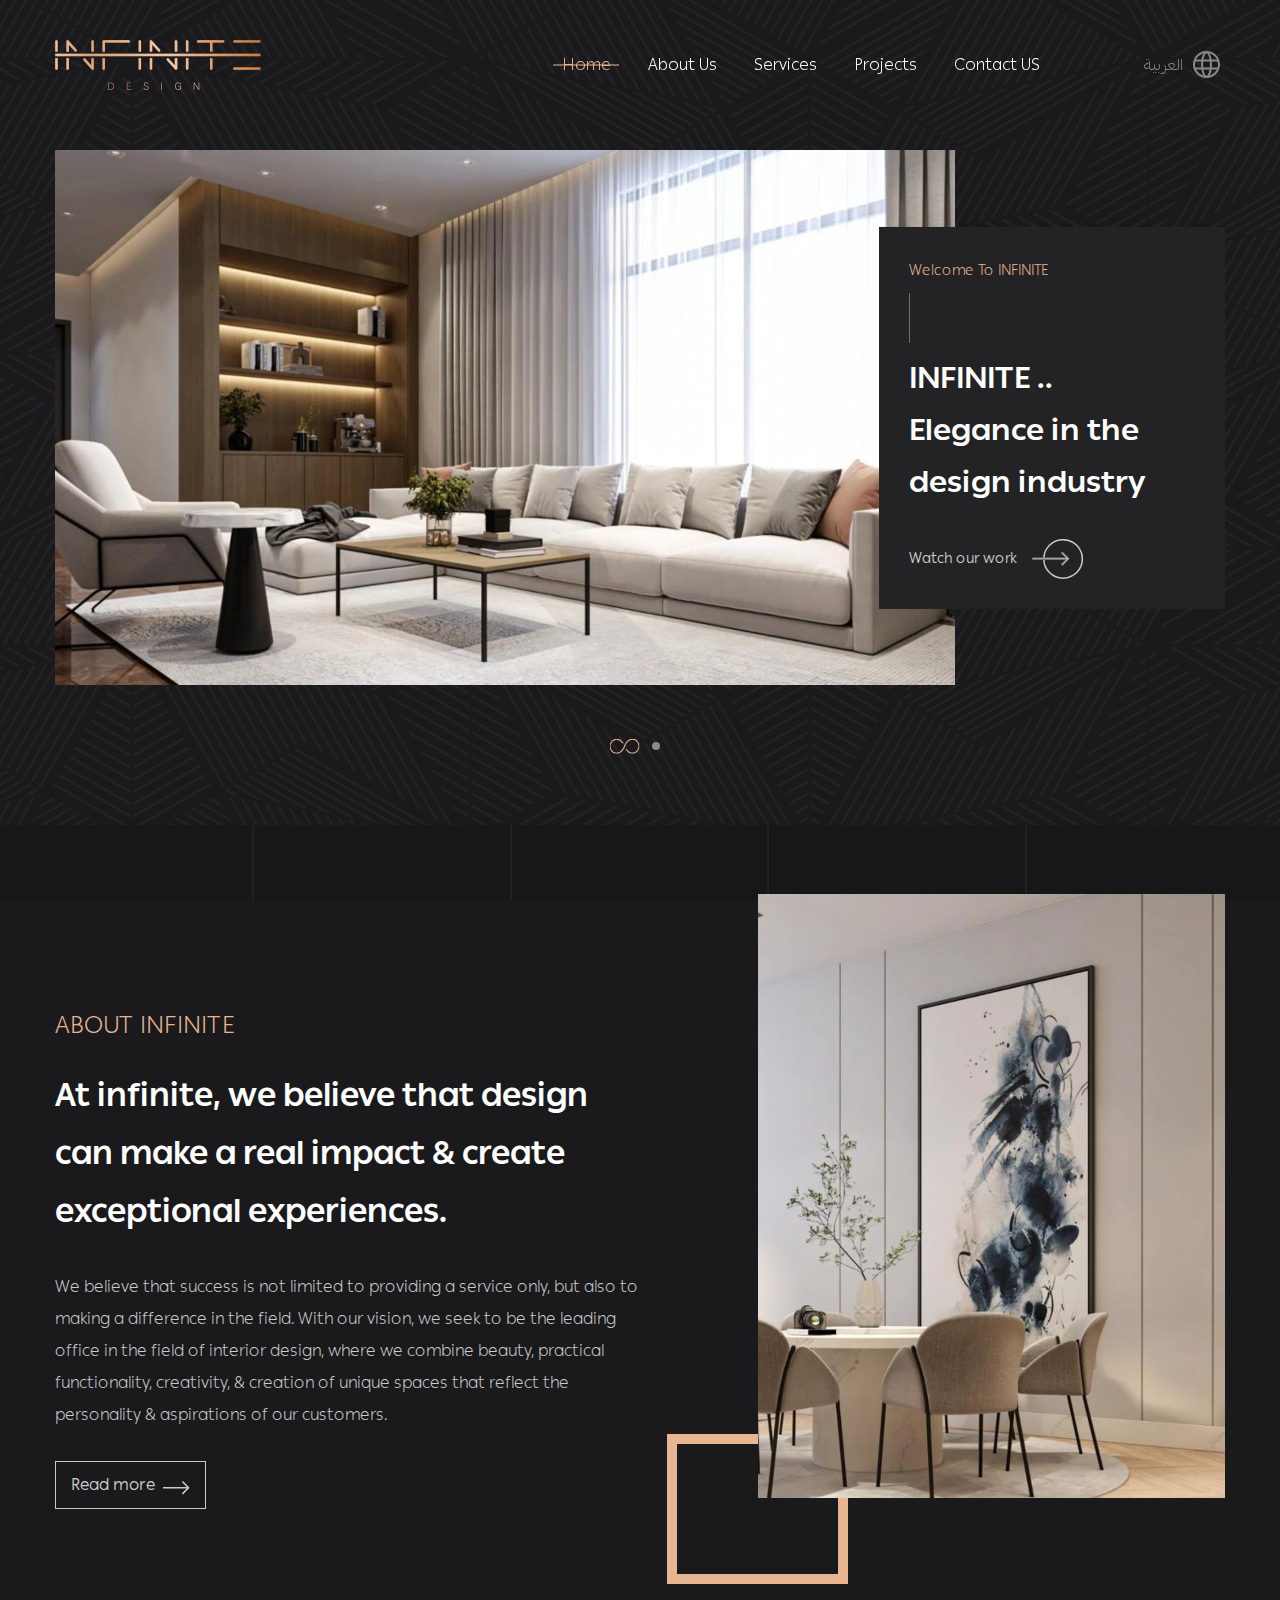
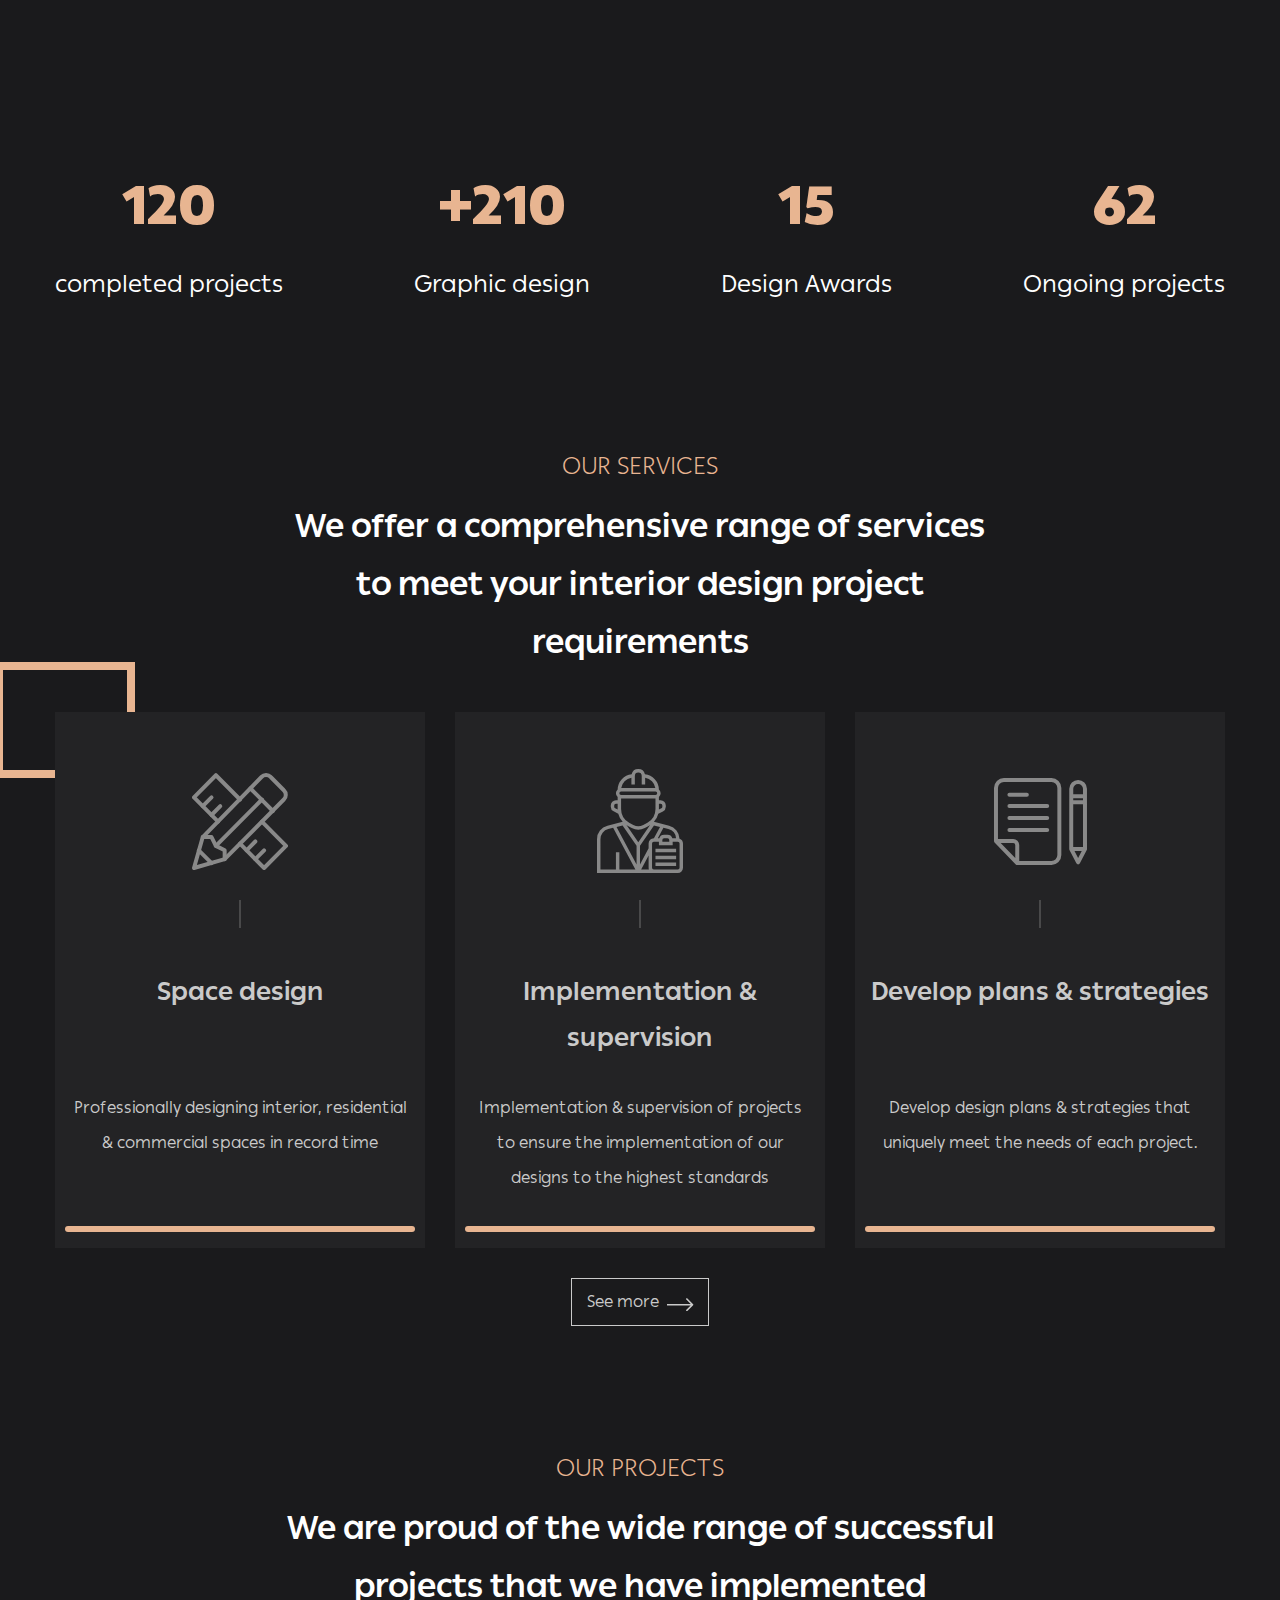
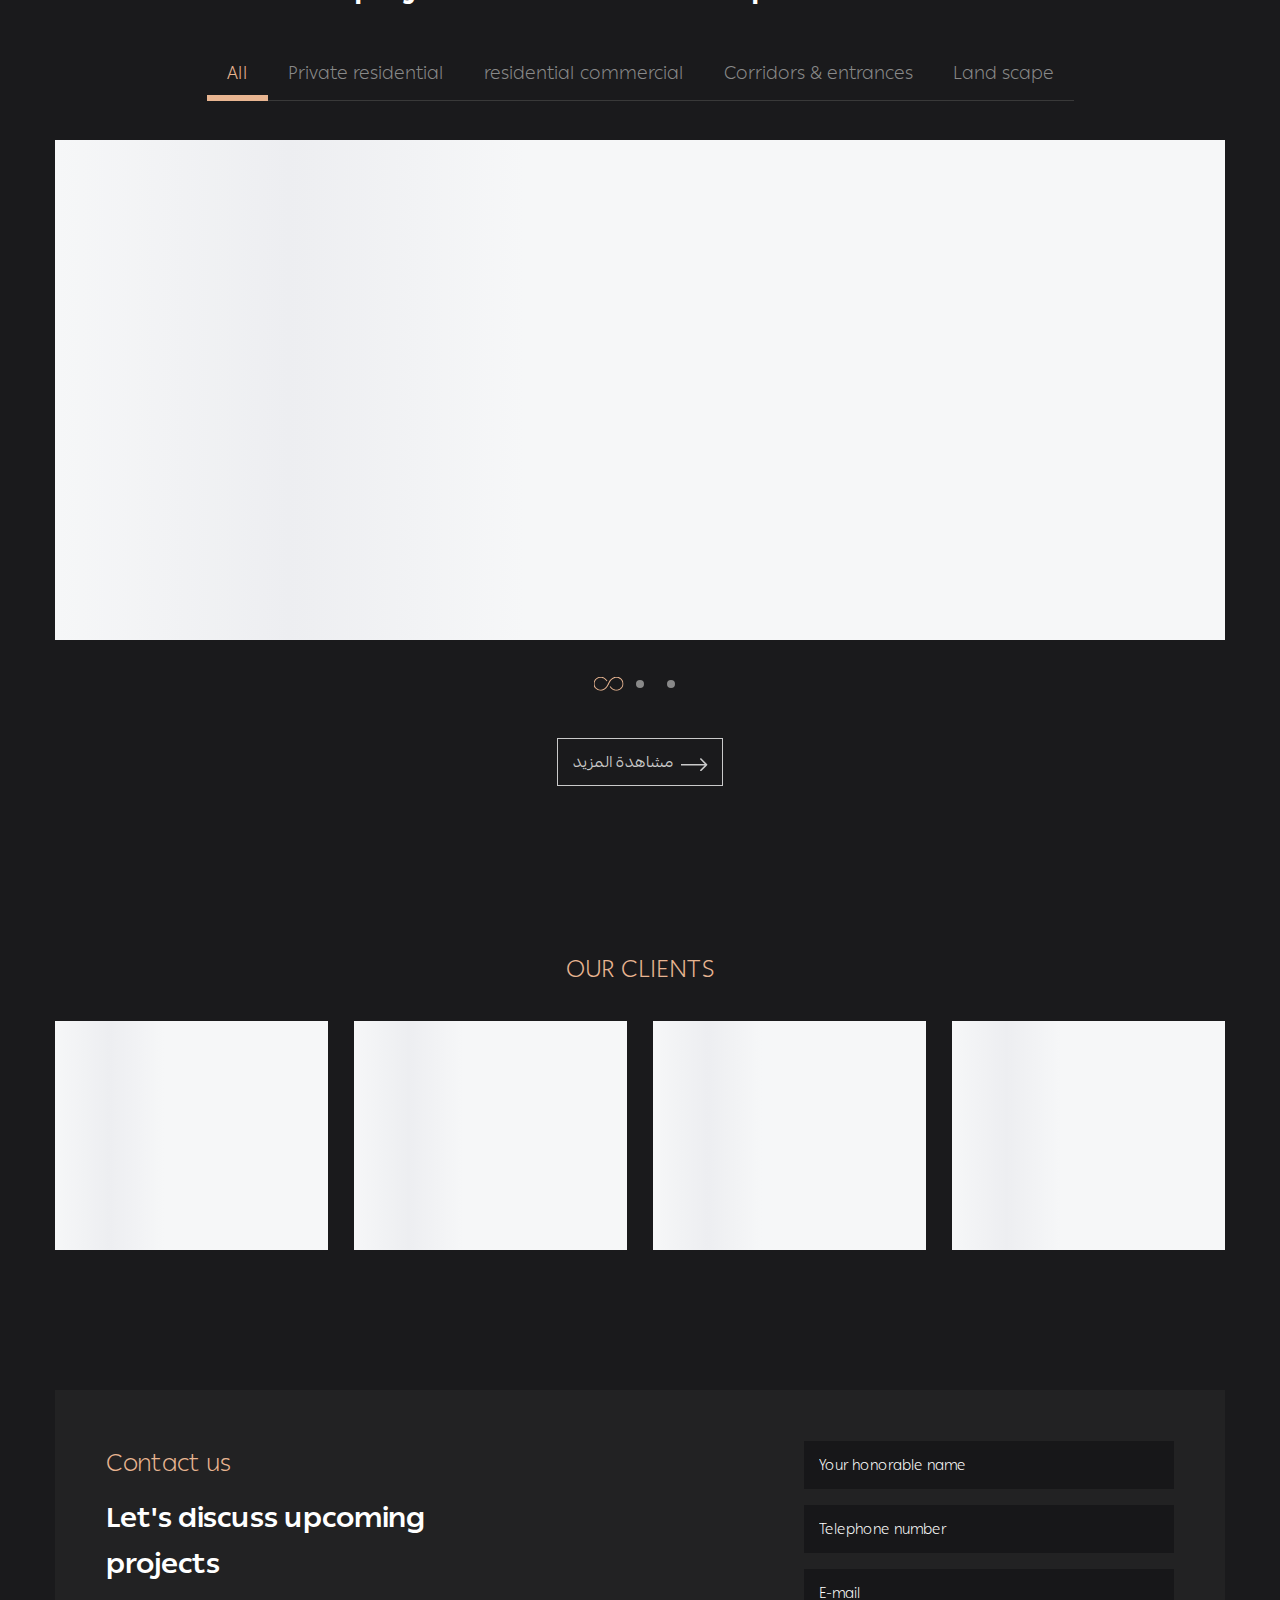
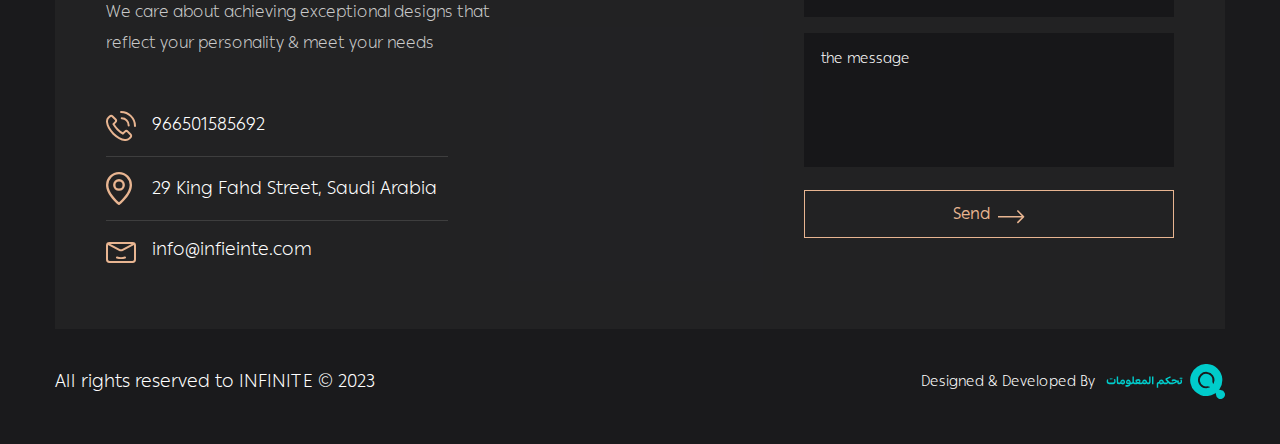
<file: en/index.html>
<!DOCTYPE html>
<html dir="ltr" lang="en">
  <head>
    <meta charset="UTF-8" />
    <meta
      name="viewport"
      content="width=device-width, initial-scale=1, shrink-to-fit=no, user-scalable=no"
    />
    <title>INFINITE</title>
    <link rel="shortcut icon" type="img/png" href="../images/favicon.png" />
    <link rel="stylesheet" href="../css/bootstrap.min.css" />
    <!-- <link rel="stylesheet" href="../css/bootstrap.rtl.min.css" /> -->
    <link rel="stylesheet" href="../css/line-awesome.css" />
    <link rel="stylesheet" href="../css/swiper-bundle.min.css" />
    <link rel="stylesheet" href="../css/fancybox.css" />
    <link rel="stylesheet" href="../css/main.css" />
  </head>

  <body class="home-page">
    <!-- Start Header -->
    <header>
      <div class="container">
        <div class="header">
          <a href="index.html" class="logo">
            <img src="../images/logo.png" alt="INFINITE" class="img-fluid" />
          </a>
          <div class="menu-overlay"></div>
          <nav class="header-nav">
            <div class="header-nav-head">
              <a href="index.html" class="nav-logo">
                <img src="../images/logo.png" class="img-fluid" />
              </a>
              <a role="button" class="menu-close">
                <svg
                  xmlns="http://www.w3.org/2000/svg"
                  width="14.977"
                  height="14.977"
                  viewBox="0 0 14.977 14.977"
                >
                  <path
                    id="Path_29519"
                    data-name="Path 29519"
                    d="M24.363,16.875H19.125V11.637a1.125,1.125,0,0,0-2.25,0v5.238H11.637A1.077,1.077,0,0,0,10.512,18a1.089,1.089,0,0,0,1.125,1.125h5.238v5.238A1.09,1.09,0,0,0,18,25.488a1.119,1.119,0,0,0,1.125-1.125V19.125h5.238a1.125,1.125,0,0,0,0-2.25Z"
                    transform="translate(-10.512 -10.512)"
                  />
                </svg>
              </a>
            </div>
            <ul class="nav-list list-unstyled">
              <li>
                <a href="index.html" class="active"> Home </a>
              </li>
              <li>
                <a href="about.html"> About Us </a>
              </li>
              <li>
                <a href="services.html"> Services </a>
              </li>
              <li>
                <a href="projects.html"> Projects </a>
              </li>
              <li>
                <a href="contact.html"> Contact US </a>
              </li>
            </ul>
            <a href="../index.html" class="lang">
              <span class="label"> Language </span>
              <span class="text"> العربية </span>
              <i class="icon">
                <svg
                  xmlns="http://www.w3.org/2000/svg"
                  width="37.031"
                  height="37.031"
                  viewBox="0 0 37.031 37.031"
                >
                  <g transform="translate(6.33 6.172)">
                    <circle
                      cx="12.5"
                      cy="12.5"
                      r="12.5"
                      transform="translate(-0.33 -0.172)"
                      fill="none"
                      stroke-linecap="round"
                      stroke-linejoin="round"
                      stroke-width="2"
                    />
                    <ellipse
                      cx="4.459"
                      cy="12.344"
                      rx="4.459"
                      ry="12.344"
                      transform="translate(7.727)"
                      fill="none"
                      stroke-linecap="round"
                      stroke-linejoin="round"
                      stroke-width="2"
                    />
                    <g transform="translate(0.627 8.389)">
                      <path
                        d="M28.18,58.98H51.241"
                        transform="translate(-28.18 -58.98)"
                        fill="none"
                        stroke-linecap="round"
                        stroke-linejoin="round"
                        stroke-width="2"
                      />
                      <path
                        d="M28.18,91.02H51.241"
                        transform="translate(-28.18 -83.11)"
                        fill="none"
                        stroke-linecap="round"
                        stroke-linejoin="round"
                        stroke-width="2"
                      />
                    </g>
                  </g>
                </svg>
              </i>
            </a>
          </nav>

          <button class="menu-btn">
            <span class="hamburger-lines">
              <span class="line line1"></span>
              <span class="line line2"></span>
              <span class="line line3"></span>
            </span>
          </button>
        </div>
      </div>
    </header>
    <!-- End Header -->

    <!-- Start Main -->
    <main class="main-section">
      <div class="container">
        <div class="main-slider">
          <div class="swiper">
            <div class="swiper-wrapper">
              <div class="swiper-slide">
                <div class="main-slide">
                  <div class="slide-img">
                    <div class="img-holder loading-img lazy-img-parent">
                      <img data-src="../images/main/01.jpg" class="lazy-img" />
                    </div>
                  </div>
                  <div class="slide-text">
                    <div class="text-cont">
                      <h6 class="welcome">Welcome To INFINITE</h6>
                      <h2 class="slide-title">
                        INFINITE ..
                        <br />
                        Elegance in the design industry
                      </h2>
                      <a href="projects.html" class="slide-link">
                        <span class="text"> Watch our work </span>
                        <span class="icon">
                          <svg
                            xmlns="http://www.w3.org/2000/svg"
                            width="51.075"
                            height="40"
                            viewBox="0 0 51.075 40"
                          >
                            <g transform="translate(-344 -562)">
                              <g
                                transform="translate(344 562)"
                                fill="none"
                                stroke-linecap="round"
                                stroke-width="1.5"
                              >
                                <rect
                                  width="40"
                                  height="40"
                                  rx="20"
                                  stroke="none"
                                />
                                <rect
                                  x="0.75"
                                  y="0.75"
                                  width="38.5"
                                  height="38.5"
                                  rx="19.25"
                                  fill="none"
                                />
                              </g>
                              <path
                                class="svgArrow"
                                d="M37.659,23.8H3.96l4.866,4.866L7.732,29.757,1,23.025l6.732-6.732,1.093,1.093L3.96,22.252h33.7Z"
                                transform="translate(356.916 558.707)"
                                stroke-width="1"
                              />
                            </g>
                          </svg>
                        </span>
                      </a>
                    </div>
                  </div>
                </div>
              </div>
              <div class="swiper-slide">
                <div class="main-slide">
                  <div class="slide-img">
                    <div class="img-holder loading-img lazy-img-parent">
                      <img data-src="../images/main/02.jpg" class="lazy-img" />
                    </div>
                  </div>
                  <div class="slide-text">
                    <div class="text-cont">
                      <h6 class="welcome">Welcome To INFINITE</h6>
                      <h2 class="slide-title">
                        INFINITE ..
                        <br />
                        Elegance in the design industry
                      </h2>
                      <a href="projects.html" class="slide-link">
                        <span class="text"> Watch our work </span>
                        <span class="icon">
                          <svg
                            xmlns="http://www.w3.org/2000/svg"
                            width="51.075"
                            height="40"
                            viewBox="0 0 51.075 40"
                          >
                            <g transform="translate(-344 -562)">
                              <g
                                transform="translate(344 562)"
                                fill="none"
                                stroke-linecap="round"
                                stroke-width="1.5"
                              >
                                <rect
                                  width="40"
                                  height="40"
                                  rx="20"
                                  stroke="none"
                                />
                                <rect
                                  x="0.75"
                                  y="0.75"
                                  width="38.5"
                                  height="38.5"
                                  rx="19.25"
                                  fill="none"
                                />
                              </g>
                              <path
                                class="svgArrow"
                                d="M37.659,23.8H3.96l4.866,4.866L7.732,29.757,1,23.025l6.732-6.732,1.093,1.093L3.96,22.252h33.7Z"
                                transform="translate(356.916 558.707)"
                                stroke-width="1"
                              />
                            </g>
                          </svg>
                        </span>
                      </a>
                    </div>
                  </div>
                </div>
              </div>
            </div>
          </div>
          <div class="swiper-pagination"></div>
        </div>
      </div>
    </main>
    <!-- End Main -->

    <!-- Start About -->
    <section class="about-section">
      <div class="container">
        <div class="about-cont">
          <div class="sec-head sm-head">
            <h5 class="sec-title">About INFINITE</h5>
            <h3 class="sec-subtitle">
              At infinite, we believe that design can make a real impact &
              create exceptional experiences.
            </h3>
          </div>
          <div class="about-text">
            <div class="sec-head">
              <h5 class="sec-title">About INFINITE</h5>
              <h3 class="sec-subtitle">
                At infinite, we believe that design can make a real impact &
                create exceptional experiences.
              </h3>
            </div>
            <p class="about-summary">
              We believe that success is not limited to providing a service
              only, but also to making a difference in the field. With our
              vision, we seek to be the leading office in the field of interior
              design, where we combine beauty, practical functionality,
              creativity, & creation of unique spaces that reflect the
              personality & aspirations of our customers.
            </p>
            <div class="sec-more">
              <a href="about.html" class="more-link">
                <span class="text"> Read more </span>
                <div class="icon">
                  <svg
                    xmlns="http://www.w3.org/2000/svg"
                    width="26.659"
                    height="13.464"
                    viewBox="0 0 26.659 13.464"
                  >
                    <path
                      d="M27.659,23.8H3.96l4.866,4.866L7.732,29.757,1,23.025l6.732-6.732,1.093,1.093L3.96,22.252h23.7Z"
                      transform="translate(-1 -16.293)"
                    />
                  </svg>
                </div>
              </a>
            </div>
          </div>
          <div class="about-img">
            <div class="img-holder loading-img lazy-img-parent">
              <img data-src="../images/about.jpg" class="lazy-img" />
            </div>
          </div>
        </div>
      </div>
    </section>
    <!-- End About -->

    <!-- Start Statistics -->
    <section class="statistics-section">
      <div class="container">
        <div class="statistics-cont">
          <div class="statistic-item">
            <strong class="statistic-value">
              <span> 120 </span>
            </strong>
            <h6 class="statistic-name">completed projects</h6>
          </div>
          <div class="statistic-item">
            <strong class="statistic-value"> + <span> 210 </span> </strong>
            <h6 class="statistic-name">Graphic design</h6>
          </div>
          <div class="statistic-item">
            <strong class="statistic-value">
              <span> 15 </span>
            </strong>
            <h6 class="statistic-name">Design Awards</h6>
          </div>
          <div class="statistic-item">
            <strong class="statistic-value">
              <span> 62 </span>
            </strong>
            <h6 class="statistic-name">Ongoing projects</h6>
          </div>
        </div>
      </div>
    </section>
    <!-- End Statistics -->

    <!-- Start Services -->
    <section class="services-section">
      <div class="container">
        <div class="services-cont">
          <div class="sec-head">
            <h5 class="sec-title">Our Services</h5>
            <h3 class="sec-subtitle">
              We offer a comprehensive range of services to meet your interior
              design project requirements
            </h3>
          </div>
          <div class="services-list">
            <div class="service-item">
              <div class="service-icon">
                <a href="serviceSingle.html" class="icon-link">
                  <img src="../images/services/01.svg" class="img-fluid" />
                </a>
              </div>
              <h3 class="service-name">
                <a href="serviceSingle.html" class="name-link">
                  Space design
                </a>
              </h3>
              <p class="service-desc">
                Professionally designing interior, residential & commercial
                spaces in record time
              </p>
            </div>
            <div class="service-item">
              <div class="service-icon">
                <a href="serviceSingle.html" class="icon-link">
                  <img src="../images/services/02.svg" class="img-fluid" />
                </a>
              </div>
              <h3 class="service-name">
                <a href="serviceSingle.html" class="name-link">
                  Implementation & supervision
                </a>
              </h3>
              <p class="service-desc">
                Implementation & supervision of projects to ensure the
                implementation of our designs to the highest standards
              </p>
            </div>
            <div class="service-item">
              <div class="service-icon">
                <a href="serviceSingle.html" class="icon-link">
                  <img src="../images/services/03.svg" class="img-fluid" />
                </a>
              </div>
              <h3 class="service-name">
                <a href="serviceSingle.html" class="name-link">
                  Develop plans & strategies
                </a>
              </h3>
              <p class="service-desc">
                Develop design plans & strategies that uniquely meet the needs
                of each project.
              </p>
            </div>
          </div>
          <div class="sec-more">
            <a href="services.html" class="more-link">
              <span class="text"> See more </span>
              <div class="icon">
                <svg
                  xmlns="http://www.w3.org/2000/svg"
                  width="26.659"
                  height="13.464"
                  viewBox="0 0 26.659 13.464"
                >
                  <path
                    d="M27.659,23.8H3.96l4.866,4.866L7.732,29.757,1,23.025l6.732-6.732,1.093,1.093L3.96,22.252h23.7Z"
                    transform="translate(-1 -16.293)"
                  />
                </svg>
              </div>
            </a>
          </div>
        </div>
      </div>
    </section>
    <!-- End Services -->

    <!-- Start Projects -->
    <section class="projects-section">
      <div class="container">
        <div class="projects-cont">
          <div class="sec-head">
            <h5 class="sec-title">Our Projects</h5>
            <h3 class="sec-subtitle">
              We are proud of the wide range of successful projects that we have
              implemented
            </h3>
          </div>

          <div class="home-projects-tabs">
            <div class="nav custom-nav-tabs">
              <button
                class="active"
                data-bs-toggle="tab"
                data-bs-target="#tab-all"
              >
                All
              </button>
              <button data-bs-toggle="tab" data-bs-target="#tab-cat1">
                Private residential
              </button>
              <button data-bs-toggle="tab" data-bs-target="#tab-cat2">
                residential commercial
              </button>
              <button data-bs-toggle="tab" data-bs-target="#tab-cat3">
                Corridors & entrances
              </button>
              <button data-bs-toggle="tab" data-bs-target="#tab-cat4">
                Land scape
              </button>
            </div>

            <div class="tab-content">
              <div class="tab-pane fade show active" id="tab-all">
                <div class="home-projects-cont">
                  <div class="project-slider all-slider">
                    <div class="swiper">
                      <div class="swiper-wrapper">
                        <div class="swiper-slide">
                          <div class="home-project">
                            <a
                              href="projectSingle.html"
                              class="img-holder loading-img lazy-img-parent"
                            >
                              <img
                                data-src="../images/projects/01.jpg"
                                class="lazy-img"
                              />
                            </a>
                            <div class="home-project-text">
                              <div class="text-cont">
                                <a href="#!" class="project-cat">
                                  Commercial
                                </a>
                                <h4 class="project-name">
                                  <a
                                    href="projectSingle.html"
                                    class="name-link"
                                  >
                                    A service space for a paddle court
                                  </a>
                                </h4>
                                <a
                                  href="projectSingle.html"
                                  class="project-link"
                                >
                                  <span class="text"> View details </span>
                                  <span class="icon">
                                    <svg
                                      xmlns="http://www.w3.org/2000/svg"
                                      width="51.075"
                                      height="40"
                                      viewBox="0 0 51.075 40"
                                    >
                                      <g transform="translate(-344 -562)">
                                        <g
                                          transform="translate(344 562)"
                                          fill="none"
                                          stroke-linecap="round"
                                          stroke-width="1.5"
                                        >
                                          <rect
                                            width="40"
                                            height="40"
                                            rx="20"
                                            stroke="none"
                                          />
                                          <rect
                                            x="0.75"
                                            y="0.75"
                                            width="38.5"
                                            height="38.5"
                                            rx="19.25"
                                            fill="none"
                                          />
                                        </g>
                                        <path
                                          class="svgArrow"
                                          d="M37.659,23.8H3.96l4.866,4.866L7.732,29.757,1,23.025l6.732-6.732,1.093,1.093L3.96,22.252h33.7Z"
                                          transform="translate(356.916 558.707)"
                                          stroke-width="1"
                                        />
                                      </g>
                                    </svg>
                                  </span>
                                </a>
                              </div>
                            </div>
                          </div>
                        </div>
                        <div class="swiper-slide">
                          <div class="home-project">
                            <a
                              href="projectSingle.html"
                              class="img-holder loading-img lazy-img-parent"
                            >
                              <img
                                data-src="../images/projects/02.jpg"
                                class="lazy-img"
                              />
                            </a>
                            <div class="home-project-text">
                              <div class="text-cont">
                                <a href="#!" class="project-cat">
                                  Private residential
                                </a>
                                <h4 class="project-name">
                                  <a
                                    href="projectSingle.html"
                                    class="name-link"
                                  >
                                    A service space for a paddle court
                                  </a>
                                </h4>
                                <a
                                  href="projectSingle.html"
                                  class="project-link"
                                >
                                  <span class="text"> View details </span>
                                  <span class="icon">
                                    <svg
                                      xmlns="http://www.w3.org/2000/svg"
                                      width="51.075"
                                      height="40"
                                      viewBox="0 0 51.075 40"
                                    >
                                      <g transform="translate(-344 -562)">
                                        <g
                                          transform="translate(344 562)"
                                          fill="none"
                                          stroke-linecap="round"
                                          stroke-width="1.5"
                                        >
                                          <rect
                                            width="40"
                                            height="40"
                                            rx="20"
                                            stroke="none"
                                          />
                                          <rect
                                            x="0.75"
                                            y="0.75"
                                            width="38.5"
                                            height="38.5"
                                            rx="19.25"
                                            fill="none"
                                          />
                                        </g>
                                        <path
                                          class="svgArrow"
                                          d="M37.659,23.8H3.96l4.866,4.866L7.732,29.757,1,23.025l6.732-6.732,1.093,1.093L3.96,22.252h33.7Z"
                                          transform="translate(356.916 558.707)"
                                          stroke-width="1"
                                        />
                                      </g>
                                    </svg>
                                  </span>
                                </a>
                              </div>
                            </div>
                          </div>
                        </div>
                        <div class="swiper-slide">
                          <div class="home-project">
                            <a
                              href="projectSingle.html"
                              class="img-holder loading-img lazy-img-parent"
                            >
                              <img
                                data-src="../images/projects/03.jpg"
                                class="lazy-img"
                              />
                            </a>
                            <div class="home-project-text">
                              <div class="text-cont">
                                <a href="#!" class="project-cat">
                                  Corridors & entrances
                                </a>
                                <h4 class="project-name">
                                  <a
                                    href="projectSingle.html"
                                    class="name-link"
                                  >
                                    A service space for a paddle court
                                  </a>
                                </h4>
                                <a
                                  href="projectSingle.html"
                                  class="project-link"
                                >
                                  <span class="text"> View details </span>
                                  <span class="icon">
                                    <svg
                                      xmlns="http://www.w3.org/2000/svg"
                                      width="51.075"
                                      height="40"
                                      viewBox="0 0 51.075 40"
                                    >
                                      <g transform="translate(-344 -562)">
                                        <g
                                          transform="translate(344 562)"
                                          fill="none"
                                          stroke-linecap="round"
                                          stroke-width="1.5"
                                        >
                                          <rect
                                            width="40"
                                            height="40"
                                            rx="20"
                                            stroke="none"
                                          />
                                          <rect
                                            x="0.75"
                                            y="0.75"
                                            width="38.5"
                                            height="38.5"
                                            rx="19.25"
                                            fill="none"
                                          />
                                        </g>
                                        <path
                                          class="svgArrow"
                                          d="M37.659,23.8H3.96l4.866,4.866L7.732,29.757,1,23.025l6.732-6.732,1.093,1.093L3.96,22.252h33.7Z"
                                          transform="translate(356.916 558.707)"
                                          stroke-width="1"
                                        />
                                      </g>
                                    </svg>
                                  </span>
                                </a>
                              </div>
                            </div>
                          </div>
                        </div>
                      </div>
                    </div>
                    <div class="swiper-pagination"></div>
                  </div>
                </div>
              </div>
              <div class="tab-pane fade" id="tab-cat1">
                <div class="home-projects-cont">
                  <div class="project-slider cat1-slider">
                    <div class="swiper">
                      <div class="swiper-wrapper">
                        <div class="swiper-slide">
                          <div class="home-project">
                            <div class="img-holder loading-img lazy-img-parent">
                              <img
                                data-src="../images/projects/04.jpg"
                                class="lazy-img"
                              />
                            </div>
                            <div class="home-project-text">
                              <div class="text-cont">
                                <a href="#!" class="project-cat">
                                  Commercial
                                </a>
                                <h4 class="project-name">
                                  <a href="#!" class="name-link">
                                    A service space for a paddle court
                                  </a>
                                </h4>
                                <a href="#!" class="project-link">
                                  <span class="text"> View details </span>
                                  <span class="icon">
                                    <svg
                                      xmlns="http://www.w3.org/2000/svg"
                                      width="51.075"
                                      height="40"
                                      viewBox="0 0 51.075 40"
                                    >
                                      <g transform="translate(-344 -562)">
                                        <g
                                          transform="translate(344 562)"
                                          fill="none"
                                          stroke-linecap="round"
                                          stroke-width="1.5"
                                        >
                                          <rect
                                            width="40"
                                            height="40"
                                            rx="20"
                                            stroke="none"
                                          />
                                          <rect
                                            x="0.75"
                                            y="0.75"
                                            width="38.5"
                                            height="38.5"
                                            rx="19.25"
                                            fill="none"
                                          />
                                        </g>
                                        <path
                                          class="svgArrow"
                                          d="M37.659,23.8H3.96l4.866,4.866L7.732,29.757,1,23.025l6.732-6.732,1.093,1.093L3.96,22.252h33.7Z"
                                          transform="translate(356.916 558.707)"
                                          stroke-width="1"
                                        />
                                      </g>
                                    </svg>
                                  </span>
                                </a>
                              </div>
                            </div>
                          </div>
                        </div>
                        <div class="swiper-slide">
                          <div class="home-project">
                            <div class="img-holder loading-img lazy-img-parent">
                              <img
                                data-src="../images/projects/05.jpg"
                                class="lazy-img"
                              />
                            </div>
                            <div class="home-project-text">
                              <div class="text-cont">
                                <a href="#!" class="project-cat">
                                  Private residential
                                </a>
                                <h4 class="project-name">
                                  <a href="#!" class="name-link">
                                    A service space for a paddle court
                                  </a>
                                </h4>
                                <a href="#!" class="project-link">
                                  <span class="text"> View details </span>
                                  <span class="icon">
                                    <svg
                                      xmlns="http://www.w3.org/2000/svg"
                                      width="51.075"
                                      height="40"
                                      viewBox="0 0 51.075 40"
                                    >
                                      <g transform="translate(-344 -562)">
                                        <g
                                          transform="translate(344 562)"
                                          fill="none"
                                          stroke-linecap="round"
                                          stroke-width="1.5"
                                        >
                                          <rect
                                            width="40"
                                            height="40"
                                            rx="20"
                                            stroke="none"
                                          />
                                          <rect
                                            x="0.75"
                                            y="0.75"
                                            width="38.5"
                                            height="38.5"
                                            rx="19.25"
                                            fill="none"
                                          />
                                        </g>
                                        <path
                                          class="svgArrow"
                                          d="M37.659,23.8H3.96l4.866,4.866L7.732,29.757,1,23.025l6.732-6.732,1.093,1.093L3.96,22.252h33.7Z"
                                          transform="translate(356.916 558.707)"
                                          stroke-width="1"
                                        />
                                      </g>
                                    </svg>
                                  </span>
                                </a>
                              </div>
                            </div>
                          </div>
                        </div>
                        <div class="swiper-slide">
                          <div class="home-project">
                            <div class="img-holder loading-img lazy-img-parent">
                              <img
                                data-src="../images/projects/06.jpg"
                                class="lazy-img"
                              />
                            </div>
                            <div class="home-project-text">
                              <div class="text-cont">
                                <a href="#!" class="project-cat">
                                  Corridors & entrances
                                </a>
                                <h4 class="project-name">
                                  <a href="#!" class="name-link">
                                    A service space for a paddle court
                                  </a>
                                </h4>
                                <a href="#!" class="project-link">
                                  <span class="text"> View details </span>
                                  <span class="icon">
                                    <svg
                                      xmlns="http://www.w3.org/2000/svg"
                                      width="51.075"
                                      height="40"
                                      viewBox="0 0 51.075 40"
                                    >
                                      <g transform="translate(-344 -562)">
                                        <g
                                          transform="translate(344 562)"
                                          fill="none"
                                          stroke-linecap="round"
                                          stroke-width="1.5"
                                        >
                                          <rect
                                            width="40"
                                            height="40"
                                            rx="20"
                                            stroke="none"
                                          />
                                          <rect
                                            x="0.75"
                                            y="0.75"
                                            width="38.5"
                                            height="38.5"
                                            rx="19.25"
                                            fill="none"
                                          />
                                        </g>
                                        <path
                                          class="svgArrow"
                                          d="M37.659,23.8H3.96l4.866,4.866L7.732,29.757,1,23.025l6.732-6.732,1.093,1.093L3.96,22.252h33.7Z"
                                          transform="translate(356.916 558.707)"
                                          stroke-width="1"
                                        />
                                      </g>
                                    </svg>
                                  </span>
                                </a>
                              </div>
                            </div>
                          </div>
                        </div>
                      </div>
                    </div>
                    <div class="swiper-pagination"></div>
                  </div>
                </div>
              </div>
              <div class="tab-pane fade" id="tab-cat2">
                <div class="home-projects-cont">
                  <div class="project-slider cat2-slider">
                    <div class="swiper">
                      <div class="swiper-wrapper">
                        <div class="swiper-slide">
                          <div class="home-project">
                            <div class="img-holder loading-img lazy-img-parent">
                              <img
                                data-src="../images/projects/07.jpg"
                                class="lazy-img"
                              />
                            </div>
                            <div class="home-project-text">
                              <div class="text-cont">
                                <a href="#!" class="project-cat">
                                  Commercial
                                </a>
                                <h4 class="project-name">
                                  <a href="#!" class="name-link">
                                    A service space for a paddle court
                                  </a>
                                </h4>
                                <a href="#!" class="project-link">
                                  <span class="text"> View details </span>
                                  <span class="icon">
                                    <svg
                                      xmlns="http://www.w3.org/2000/svg"
                                      width="51.075"
                                      height="40"
                                      viewBox="0 0 51.075 40"
                                    >
                                      <g transform="translate(-344 -562)">
                                        <g
                                          transform="translate(344 562)"
                                          fill="none"
                                          stroke-linecap="round"
                                          stroke-width="1.5"
                                        >
                                          <rect
                                            width="40"
                                            height="40"
                                            rx="20"
                                            stroke="none"
                                          />
                                          <rect
                                            x="0.75"
                                            y="0.75"
                                            width="38.5"
                                            height="38.5"
                                            rx="19.25"
                                            fill="none"
                                          />
                                        </g>
                                        <path
                                          class="svgArrow"
                                          d="M37.659,23.8H3.96l4.866,4.866L7.732,29.757,1,23.025l6.732-6.732,1.093,1.093L3.96,22.252h33.7Z"
                                          transform="translate(356.916 558.707)"
                                          stroke-width="1"
                                        />
                                      </g>
                                    </svg>
                                  </span>
                                </a>
                              </div>
                            </div>
                          </div>
                        </div>
                        <div class="swiper-slide">
                          <div class="home-project">
                            <div class="img-holder loading-img lazy-img-parent">
                              <img
                                data-src="../images/projects/08.jpg"
                                class="lazy-img"
                              />
                            </div>
                            <div class="home-project-text">
                              <div class="text-cont">
                                <a href="#!" class="project-cat">
                                  Private residential
                                </a>
                                <h4 class="project-name">
                                  <a href="#!" class="name-link">
                                    A service space for a paddle court
                                  </a>
                                </h4>
                                <a href="#!" class="project-link">
                                  <span class="text"> View details </span>
                                  <span class="icon">
                                    <svg
                                      xmlns="http://www.w3.org/2000/svg"
                                      width="51.075"
                                      height="40"
                                      viewBox="0 0 51.075 40"
                                    >
                                      <g transform="translate(-344 -562)">
                                        <g
                                          transform="translate(344 562)"
                                          fill="none"
                                          stroke-linecap="round"
                                          stroke-width="1.5"
                                        >
                                          <rect
                                            width="40"
                                            height="40"
                                            rx="20"
                                            stroke="none"
                                          />
                                          <rect
                                            x="0.75"
                                            y="0.75"
                                            width="38.5"
                                            height="38.5"
                                            rx="19.25"
                                            fill="none"
                                          />
                                        </g>
                                        <path
                                          class="svgArrow"
                                          d="M37.659,23.8H3.96l4.866,4.866L7.732,29.757,1,23.025l6.732-6.732,1.093,1.093L3.96,22.252h33.7Z"
                                          transform="translate(356.916 558.707)"
                                          stroke-width="1"
                                        />
                                      </g>
                                    </svg>
                                  </span>
                                </a>
                              </div>
                            </div>
                          </div>
                        </div>
                        <div class="swiper-slide">
                          <div class="home-project">
                            <div class="img-holder loading-img lazy-img-parent">
                              <img
                                data-src="../images/projects/09.jpg"
                                class="lazy-img"
                              />
                            </div>
                            <div class="home-project-text">
                              <div class="text-cont">
                                <a href="#!" class="project-cat">
                                  Corridors & entrances
                                </a>
                                <h4 class="project-name">
                                  <a href="#!" class="name-link">
                                    A service space for a paddle court
                                  </a>
                                </h4>
                                <a href="#!" class="project-link">
                                  <span class="text"> View details </span>
                                  <span class="icon">
                                    <svg
                                      xmlns="http://www.w3.org/2000/svg"
                                      width="51.075"
                                      height="40"
                                      viewBox="0 0 51.075 40"
                                    >
                                      <g transform="translate(-344 -562)">
                                        <g
                                          transform="translate(344 562)"
                                          fill="none"
                                          stroke-linecap="round"
                                          stroke-width="1.5"
                                        >
                                          <rect
                                            width="40"
                                            height="40"
                                            rx="20"
                                            stroke="none"
                                          />
                                          <rect
                                            x="0.75"
                                            y="0.75"
                                            width="38.5"
                                            height="38.5"
                                            rx="19.25"
                                            fill="none"
                                          />
                                        </g>
                                        <path
                                          class="svgArrow"
                                          d="M37.659,23.8H3.96l4.866,4.866L7.732,29.757,1,23.025l6.732-6.732,1.093,1.093L3.96,22.252h33.7Z"
                                          transform="translate(356.916 558.707)"
                                          stroke-width="1"
                                        />
                                      </g>
                                    </svg>
                                  </span>
                                </a>
                              </div>
                            </div>
                          </div>
                        </div>
                      </div>
                    </div>
                    <div class="swiper-pagination"></div>
                  </div>
                </div>
              </div>
              <div class="tab-pane fade" id="tab-cat3">
                <div class="home-projects-cont">
                  <div class="project-slider cat3-slider">
                    <div class="swiper">
                      <div class="swiper-wrapper">
                        <div class="swiper-slide">
                          <div class="home-project">
                            <div class="img-holder loading-img lazy-img-parent">
                              <img
                                data-src="../images/projects/10.jpg"
                                class="lazy-img"
                              />
                            </div>
                            <div class="home-project-text">
                              <div class="text-cont">
                                <a href="#!" class="project-cat">
                                  Commercial
                                </a>
                                <h4 class="project-name">
                                  <a href="#!" class="name-link">
                                    A service space for a paddle court
                                  </a>
                                </h4>
                                <a href="#!" class="project-link">
                                  <span class="text"> View details </span>
                                  <span class="icon">
                                    <svg
                                      xmlns="http://www.w3.org/2000/svg"
                                      width="51.075"
                                      height="40"
                                      viewBox="0 0 51.075 40"
                                    >
                                      <g transform="translate(-344 -562)">
                                        <g
                                          transform="translate(344 562)"
                                          fill="none"
                                          stroke-linecap="round"
                                          stroke-width="1.5"
                                        >
                                          <rect
                                            width="40"
                                            height="40"
                                            rx="20"
                                            stroke="none"
                                          />
                                          <rect
                                            x="0.75"
                                            y="0.75"
                                            width="38.5"
                                            height="38.5"
                                            rx="19.25"
                                            fill="none"
                                          />
                                        </g>
                                        <path
                                          class="svgArrow"
                                          d="M37.659,23.8H3.96l4.866,4.866L7.732,29.757,1,23.025l6.732-6.732,1.093,1.093L3.96,22.252h33.7Z"
                                          transform="translate(356.916 558.707)"
                                          stroke-width="1"
                                        />
                                      </g>
                                    </svg>
                                  </span>
                                </a>
                              </div>
                            </div>
                          </div>
                        </div>
                        <div class="swiper-slide">
                          <div class="home-project">
                            <div class="img-holder loading-img lazy-img-parent">
                              <img
                                data-src="../images/projects/11.jpg"
                                class="lazy-img"
                              />
                            </div>
                            <div class="home-project-text">
                              <div class="text-cont">
                                <a href="#!" class="project-cat">
                                  Private residential
                                </a>
                                <h4 class="project-name">
                                  <a href="#!" class="name-link">
                                    A service space for a paddle court
                                  </a>
                                </h4>
                                <a href="#!" class="project-link">
                                  <span class="text"> View details </span>
                                  <span class="icon">
                                    <svg
                                      xmlns="http://www.w3.org/2000/svg"
                                      width="51.075"
                                      height="40"
                                      viewBox="0 0 51.075 40"
                                    >
                                      <g transform="translate(-344 -562)">
                                        <g
                                          transform="translate(344 562)"
                                          fill="none"
                                          stroke-linecap="round"
                                          stroke-width="1.5"
                                        >
                                          <rect
                                            width="40"
                                            height="40"
                                            rx="20"
                                            stroke="none"
                                          />
                                          <rect
                                            x="0.75"
                                            y="0.75"
                                            width="38.5"
                                            height="38.5"
                                            rx="19.25"
                                            fill="none"
                                          />
                                        </g>
                                        <path
                                          class="svgArrow"
                                          d="M37.659,23.8H3.96l4.866,4.866L7.732,29.757,1,23.025l6.732-6.732,1.093,1.093L3.96,22.252h33.7Z"
                                          transform="translate(356.916 558.707)"
                                          stroke-width="1"
                                        />
                                      </g>
                                    </svg>
                                  </span>
                                </a>
                              </div>
                            </div>
                          </div>
                        </div>
                        <div class="swiper-slide">
                          <div class="home-project">
                            <div class="img-holder loading-img lazy-img-parent">
                              <img
                                data-src="../images/projects/01.jpg"
                                class="lazy-img"
                              />
                            </div>
                            <div class="home-project-text">
                              <div class="text-cont">
                                <a href="#!" class="project-cat">
                                  Corridors & entrances
                                </a>
                                <h4 class="project-name">
                                  <a href="#!" class="name-link">
                                    A service space for a paddle court
                                  </a>
                                </h4>
                                <a href="#!" class="project-link">
                                  <span class="text"> View details </span>
                                  <span class="icon">
                                    <svg
                                      xmlns="http://www.w3.org/2000/svg"
                                      width="51.075"
                                      height="40"
                                      viewBox="0 0 51.075 40"
                                    >
                                      <g transform="translate(-344 -562)">
                                        <g
                                          transform="translate(344 562)"
                                          fill="none"
                                          stroke-linecap="round"
                                          stroke-width="1.5"
                                        >
                                          <rect
                                            width="40"
                                            height="40"
                                            rx="20"
                                            stroke="none"
                                          />
                                          <rect
                                            x="0.75"
                                            y="0.75"
                                            width="38.5"
                                            height="38.5"
                                            rx="19.25"
                                            fill="none"
                                          />
                                        </g>
                                        <path
                                          class="svgArrow"
                                          d="M37.659,23.8H3.96l4.866,4.866L7.732,29.757,1,23.025l6.732-6.732,1.093,1.093L3.96,22.252h33.7Z"
                                          transform="translate(356.916 558.707)"
                                          stroke-width="1"
                                        />
                                      </g>
                                    </svg>
                                  </span>
                                </a>
                              </div>
                            </div>
                          </div>
                        </div>
                      </div>
                    </div>
                    <div class="swiper-pagination"></div>
                  </div>
                </div>
              </div>
              <div class="tab-pane fade" id="tab-cat4">
                <div class="home-projects-cont">
                  <div class="project-slider cat4-slider">
                    <div class="swiper">
                      <div class="swiper-wrapper">
                        <div class="swiper-slide">
                          <div class="home-project">
                            <div class="img-holder loading-img lazy-img-parent">
                              <img
                                data-src="../images/projects/02.jpg"
                                class="lazy-img"
                              />
                            </div>
                            <div class="home-project-text">
                              <div class="text-cont">
                                <a href="#!" class="project-cat">
                                  Commercial
                                </a>
                                <h4 class="project-name">
                                  <a href="#!" class="name-link">
                                    A service space for a paddle court
                                  </a>
                                </h4>
                                <a href="#!" class="project-link">
                                  <span class="text"> View details </span>
                                  <span class="icon">
                                    <svg
                                      xmlns="http://www.w3.org/2000/svg"
                                      width="51.075"
                                      height="40"
                                      viewBox="0 0 51.075 40"
                                    >
                                      <g transform="translate(-344 -562)">
                                        <g
                                          transform="translate(344 562)"
                                          fill="none"
                                          stroke-linecap="round"
                                          stroke-width="1.5"
                                        >
                                          <rect
                                            width="40"
                                            height="40"
                                            rx="20"
                                            stroke="none"
                                          />
                                          <rect
                                            x="0.75"
                                            y="0.75"
                                            width="38.5"
                                            height="38.5"
                                            rx="19.25"
                                            fill="none"
                                          />
                                        </g>
                                        <path
                                          class="svgArrow"
                                          d="M37.659,23.8H3.96l4.866,4.866L7.732,29.757,1,23.025l6.732-6.732,1.093,1.093L3.96,22.252h33.7Z"
                                          transform="translate(356.916 558.707)"
                                          stroke-width="1"
                                        />
                                      </g>
                                    </svg>
                                  </span>
                                </a>
                              </div>
                            </div>
                          </div>
                        </div>
                        <div class="swiper-slide">
                          <div class="home-project">
                            <div class="img-holder loading-img lazy-img-parent">
                              <img
                                data-src="../images/projects/03.jpg"
                                class="lazy-img"
                              />
                            </div>
                            <div class="home-project-text">
                              <div class="text-cont">
                                <a href="#!" class="project-cat">
                                  Private residential
                                </a>
                                <h4 class="project-name">
                                  <a href="#!" class="name-link">
                                    A service space for a paddle court
                                  </a>
                                </h4>
                                <a href="#!" class="project-link">
                                  <span class="text"> View details </span>
                                  <span class="icon">
                                    <svg
                                      xmlns="http://www.w3.org/2000/svg"
                                      width="51.075"
                                      height="40"
                                      viewBox="0 0 51.075 40"
                                    >
                                      <g transform="translate(-344 -562)">
                                        <g
                                          transform="translate(344 562)"
                                          fill="none"
                                          stroke-linecap="round"
                                          stroke-width="1.5"
                                        >
                                          <rect
                                            width="40"
                                            height="40"
                                            rx="20"
                                            stroke="none"
                                          />
                                          <rect
                                            x="0.75"
                                            y="0.75"
                                            width="38.5"
                                            height="38.5"
                                            rx="19.25"
                                            fill="none"
                                          />
                                        </g>
                                        <path
                                          class="svgArrow"
                                          d="M37.659,23.8H3.96l4.866,4.866L7.732,29.757,1,23.025l6.732-6.732,1.093,1.093L3.96,22.252h33.7Z"
                                          transform="translate(356.916 558.707)"
                                          stroke-width="1"
                                        />
                                      </g>
                                    </svg>
                                  </span>
                                </a>
                              </div>
                            </div>
                          </div>
                        </div>
                        <div class="swiper-slide">
                          <div class="home-project">
                            <div class="img-holder loading-img lazy-img-parent">
                              <img
                                data-src="../images/projects/04.jpg"
                                class="lazy-img"
                              />
                            </div>
                            <div class="home-project-text">
                              <div class="text-cont">
                                <a href="#!" class="project-cat">
                                  Corridors & entrances
                                </a>
                                <h4 class="project-name">
                                  <a href="#!" class="name-link">
                                    A service space for a paddle court
                                  </a>
                                </h4>
                                <a href="#!" class="project-link">
                                  <span class="text"> View details </span>
                                  <span class="icon">
                                    <svg
                                      xmlns="http://www.w3.org/2000/svg"
                                      width="51.075"
                                      height="40"
                                      viewBox="0 0 51.075 40"
                                    >
                                      <g transform="translate(-344 -562)">
                                        <g
                                          transform="translate(344 562)"
                                          fill="none"
                                          stroke-linecap="round"
                                          stroke-width="1.5"
                                        >
                                          <rect
                                            width="40"
                                            height="40"
                                            rx="20"
                                            stroke="none"
                                          />
                                          <rect
                                            x="0.75"
                                            y="0.75"
                                            width="38.5"
                                            height="38.5"
                                            rx="19.25"
                                            fill="none"
                                          />
                                        </g>
                                        <path
                                          class="svgArrow"
                                          d="M37.659,23.8H3.96l4.866,4.866L7.732,29.757,1,23.025l6.732-6.732,1.093,1.093L3.96,22.252h33.7Z"
                                          transform="translate(356.916 558.707)"
                                          stroke-width="1"
                                        />
                                      </g>
                                    </svg>
                                  </span>
                                </a>
                              </div>
                            </div>
                          </div>
                        </div>
                      </div>
                    </div>
                    <div class="swiper-pagination"></div>
                  </div>
                </div>
              </div>
            </div>
          </div>

          <div class="sec-more">
            <a href="projects.html" class="more-link">
              <span class="text"> مشاهدة المزيد </span>
              <div class="icon">
                <svg
                  xmlns="http://www.w3.org/2000/svg"
                  width="26.659"
                  height="13.464"
                  viewBox="0 0 26.659 13.464"
                >
                  <path
                    d="M27.659,23.8H3.96l4.866,4.866L7.732,29.757,1,23.025l6.732-6.732,1.093,1.093L3.96,22.252h23.7Z"
                    transform="translate(-1 -16.293)"
                  />
                </svg>
              </div>
            </a>
          </div>
        </div>
      </div>
    </section>
    <!-- End Projects -->

    <!-- Start Clients -->
    <section class="clients-section">
      <div class="container">
        <div class="clients-cont">
          <div class="sec-head">
            <h5 class="sec-title">Our Clients</h5>
          </div>
          <div class="clients-slider">
            <div class="swiper">
              <div class="swiper-wrapper">
                <div class="swiper-slide">
                  <div class="client-item">
                    <a href="#!" class="client-img loading-img lazy-img-parent">
                      <img
                        data-src="../images/clients/01.jpg"
                        class="lazy-img"
                      />
                    </a>
                  </div>
                </div>
                <div class="swiper-slide">
                  <div class="client-item">
                    <a href="#!" class="client-img loading-img lazy-img-parent">
                      <img
                        data-src="../images/clients/02.jpg"
                        class="lazy-img"
                      />
                    </a>
                  </div>
                </div>
                <div class="swiper-slide">
                  <div class="client-item">
                    <a href="#!" class="client-img loading-img lazy-img-parent">
                      <img
                        data-src="../images/clients/03.jpg"
                        class="lazy-img"
                      />
                    </a>
                  </div>
                </div>
                <div class="swiper-slide">
                  <div class="client-item">
                    <a href="#!" class="client-img loading-img lazy-img-parent">
                      <img
                        data-src="../images/clients/04.jpg"
                        class="lazy-img"
                      />
                    </a>
                  </div>
                </div>
              </div>
            </div>
            <div class="swiper-pagination"></div>
          </div>
        </div>
      </div>
    </section>
    <!-- End Clients -->

    <!-- Start Footer -->
    <footer style="background-image: url(../images/contact/bg.jpg)">
      <!-- Start Contact -->
      <section class="contact-section">
        <div class="container">
          <div class="contact-cont">
            <div class="contact-card">
              <div class="contact-text">
                <div class="contact-head">
                  <h5 class="contact-title">Contact us</h5>
                  <h3 class="contact-subtitle">
                    Let's discuss upcoming projects
                  </h3>
                  <p class="contact-desc">
                    We care about achieving exceptional designs that reflect
                    your personality & meet your needs
                  </p>
                </div>
                <ul class="contact-methods list-unstyled">
                  <li class="contact-method">
                    <a href="tel:966501585692" class="method-value">
                      <span class="icon">
                        <img src="../images/contact/01.svg" class="img-fluid" />
                      </span>
                      <span class="text"> 966501585692 </span>
                    </a>
                  </li>
                  <li class="contact-method">
                    <span class="method-value">
                      <span class="icon">
                        <img src="../images/contact/02.svg" class="img-fluid" />
                      </span>
                      <span class="text">
                        29 King Fahd Street, Saudi Arabia</span
                      >
                    </span>
                  </li>
                  <li class="contact-method">
                    <a href="mailto:info@infieinte.com" class="method-value">
                      <span class="icon">
                        <img src="../images/contact/03.svg" class="img-fluid" />
                      </span>
                      <span class="text"> info@infieinte.com </span>
                    </a>
                  </li>
                </ul>
              </div>
              <div class="contact-form">
                <form>
                  <div class="form-group">
                    <input
                      type="text"
                      class="custom-input"
                      placeholder="Your honorable name"
                    />
                    <!-- If error exist add "has-error" to input -->
                    <!-- <span class="input-error"> Name is required </span> -->
                  </div>
                  <div class="form-group">
                    <input
                      type="tel"
                      class="custom-input"
                      placeholder="Telephone number"
                    />
                  </div>
                  <div class="form-group">
                    <input
                      type="email"
                      class="custom-input"
                      placeholder="E-mail"
                    />
                  </div>
                  <div class="form-group">
                    <textarea
                      class="custom-input"
                      placeholder="the message"
                    ></textarea>
                  </div>
                  <button type="submit" class="form-submit">
                    <span class="text"> Send </span>
                    <div class="icon">
                      <svg
                        xmlns="http://www.w3.org/2000/svg"
                        width="26.659"
                        height="13.464"
                        viewBox="0 0 26.659 13.464"
                      >
                        <path
                          d="M27.659,23.8H3.96l4.866,4.866L7.732,29.757,1,23.025l6.732-6.732,1.093,1.093L3.96,22.252h23.7Z"
                          transform="translate(-1 -16.293)"
                        />
                      </svg>
                    </div>
                  </button>
                </form>
              </div>
            </div>
          </div>
        </div>
      </section>
      <!-- End Contact -->

      <!-- Start Copyrights -->
      <section class="copyrights-section">
        <div class="container">
          <div class="copyrights-cont">
            <p class="site-copyright">All rights reserved to INFINITE © 2023</p>
            <p class="tahqom-copyright">
              Designed & Developed By
              <a href="https://tahaqom.com/" target="_blank">
                <img src="../images/tahaqom.svg" class="img-fluid" />
              </a>
            </p>
          </div>
        </div>
      </section>
      <!-- End Copyrights -->
    </footer>
    <!-- End Footer -->
    <script src="../js/jquery.min.js"></script>
    <script src="../js/popper.min.js"></script>
    <script src="../js/bootstrap.min.js"></script>
    <script src="../js/swiper-bundle.min.js"></script>
    <script src="../js/lazyload.js"></script>
    <script src="../js/fancybox.umd.js"></script>
    <script src="../js/mixitup.min.js"></script>
    <script src="../js/main.js"></script>
  </body>
</html>
</file>
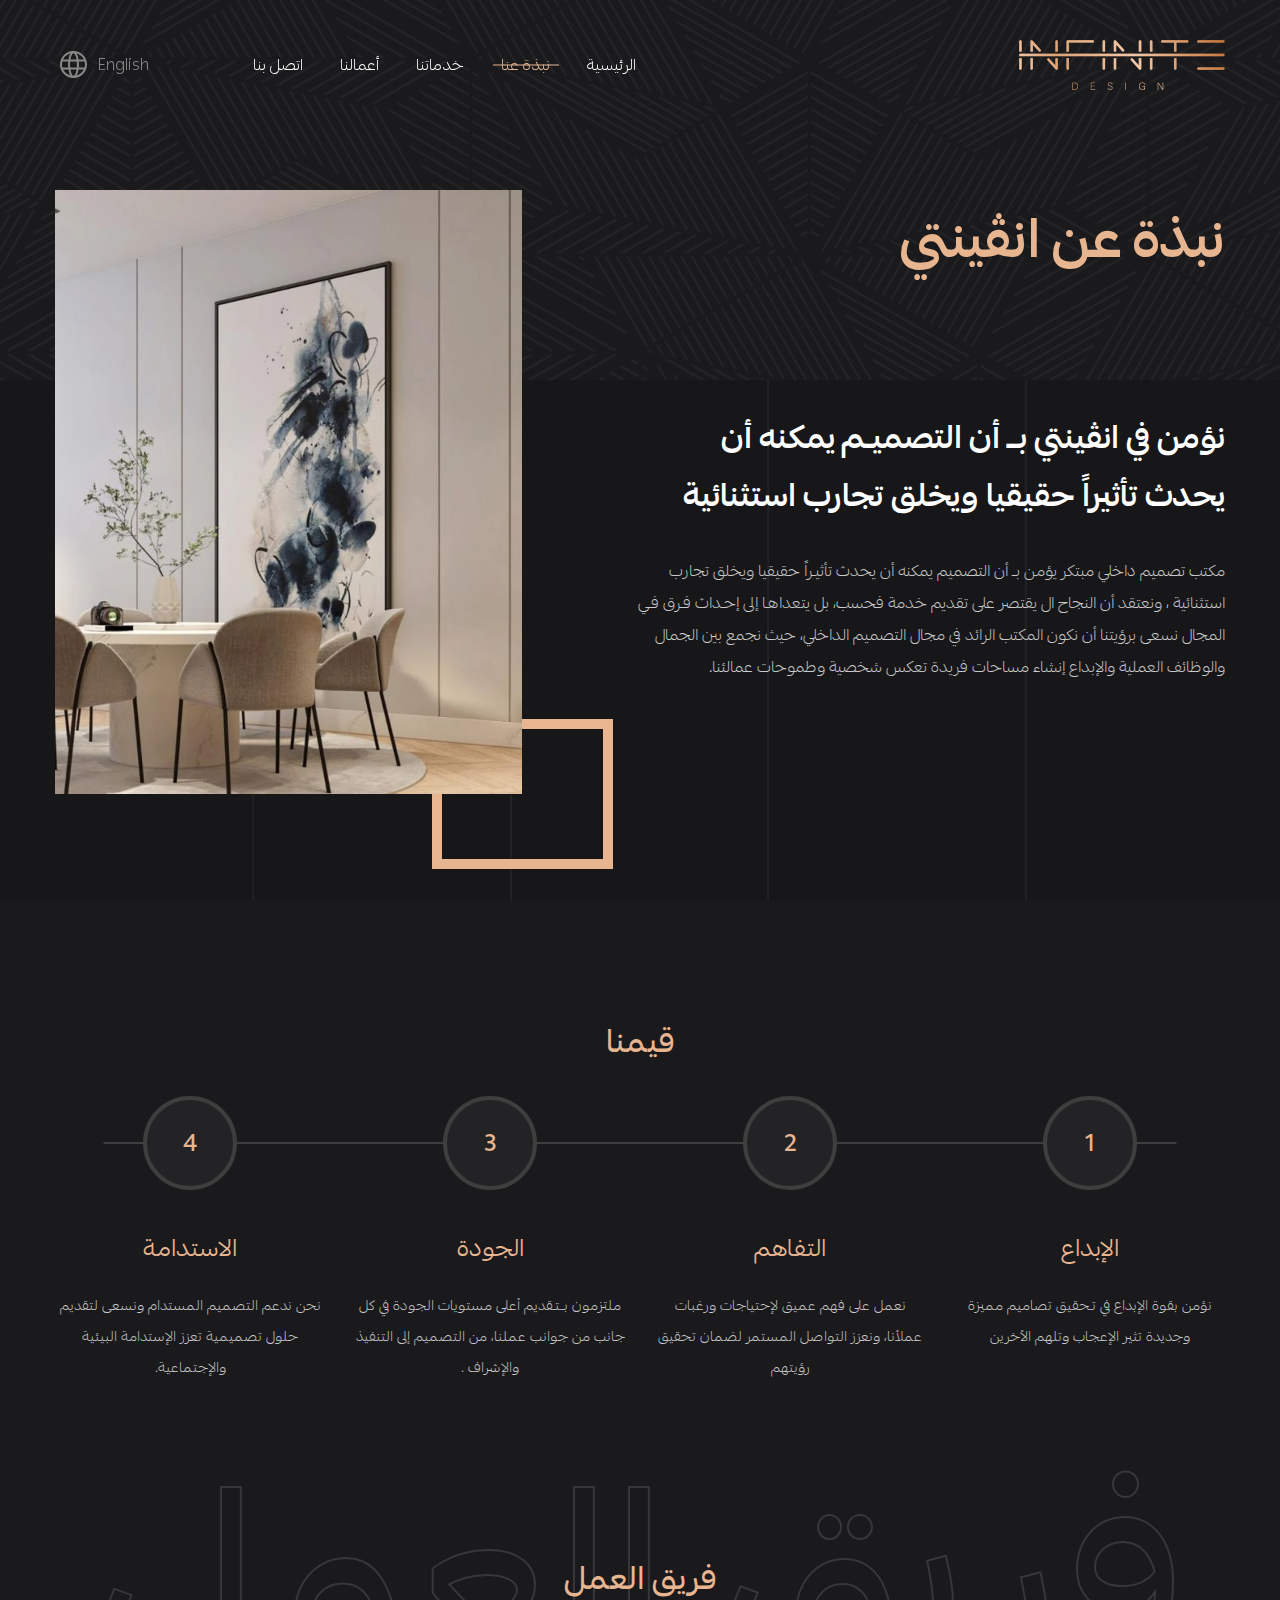
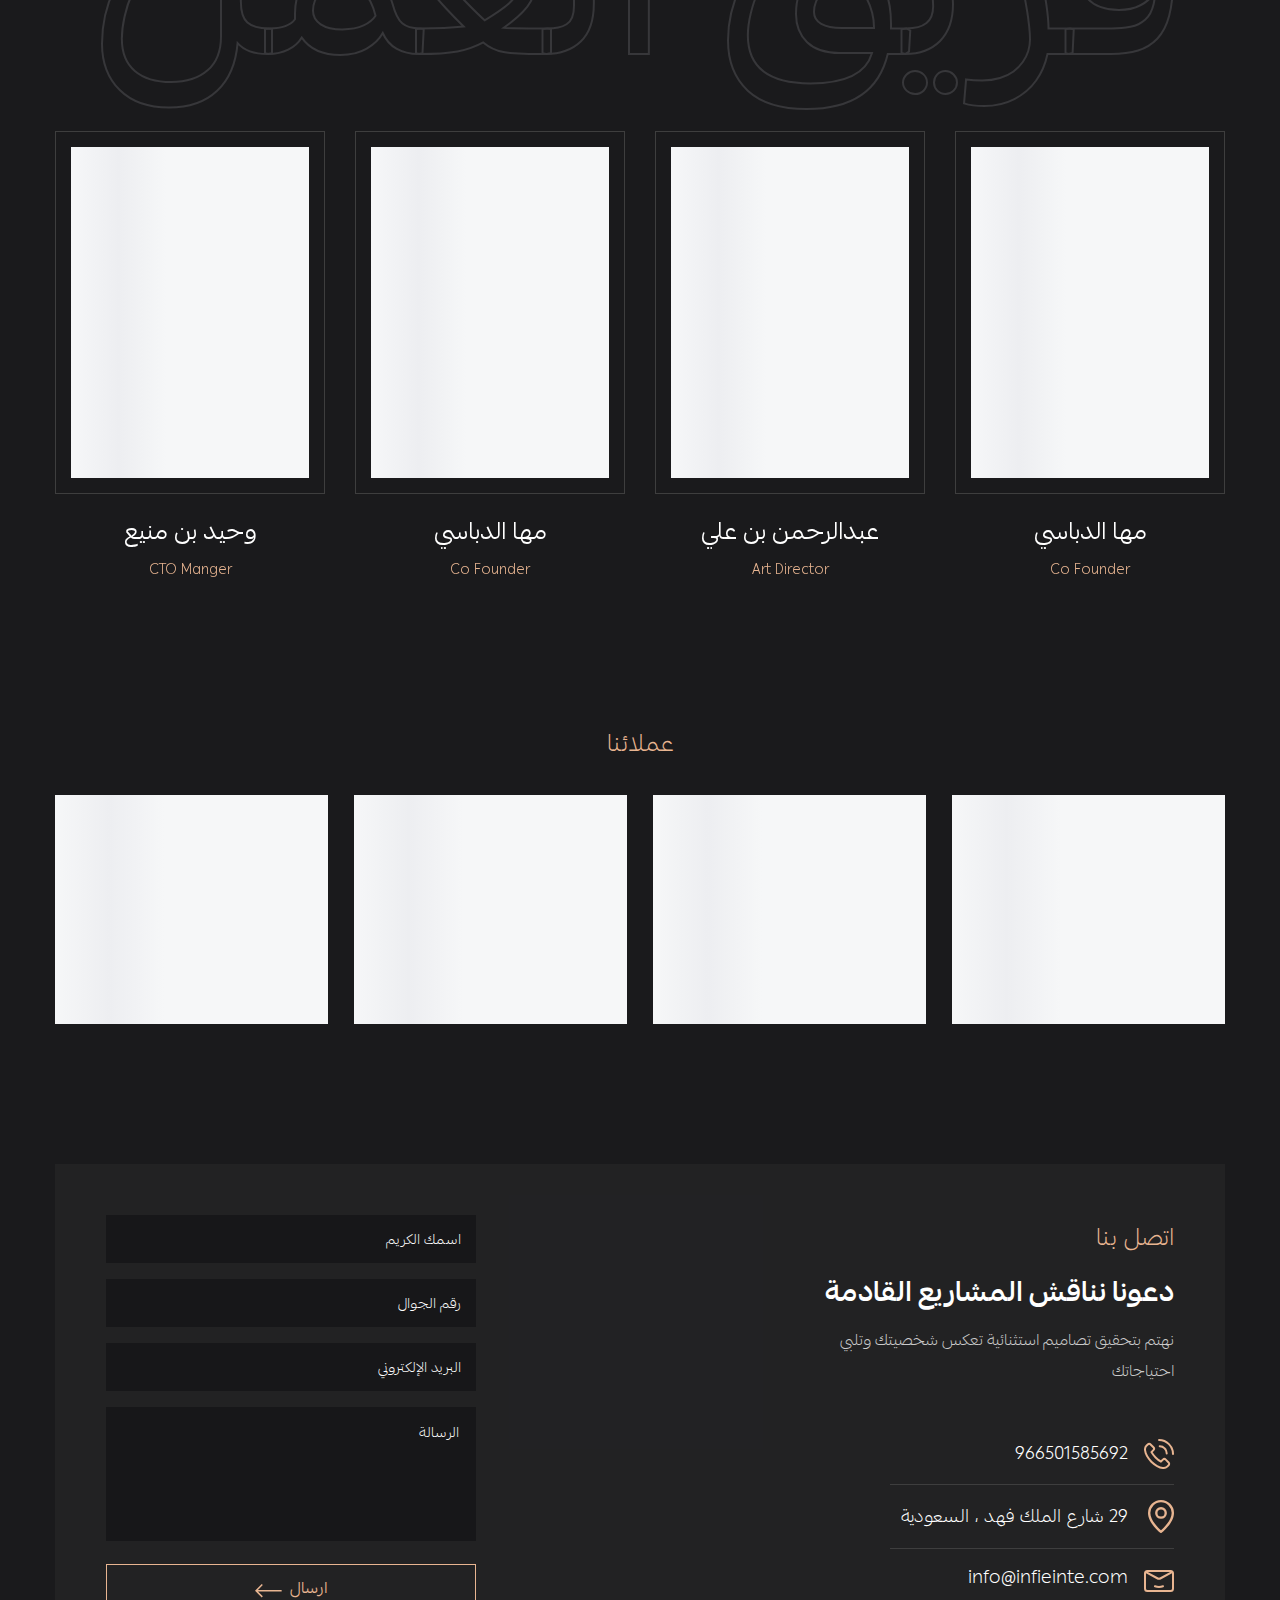
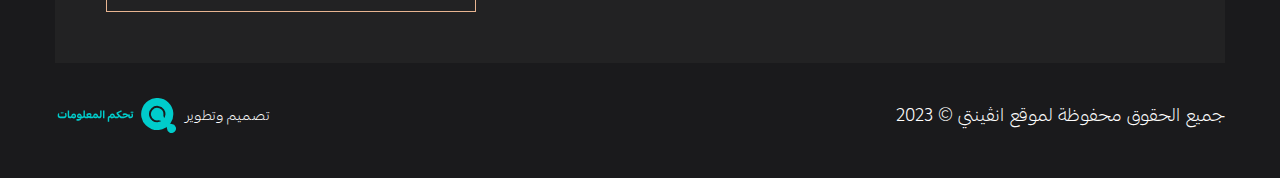
<file: about.html>
<!DOCTYPE html>
<html dir="rtl" lang="ar">
  <head>
    <meta charset="UTF-8" />
    <meta
      name="viewport"
      content="width=device-width, initial-scale=1, shrink-to-fit=no, user-scalable=no"
    />
    <title>INFINITE | ABOUT</title>
    <link rel="shortcut icon" type="img/png" href="images/favicon.png" />
    <!-- <link rel="stylesheet" href="css/bootstrap.min.css" /> -->
    <link rel="stylesheet" href="css/bootstrap.rtl.min.css" />
    <link rel="stylesheet" href="css/line-awesome.css" />
    <link rel="stylesheet" href="css/swiper-bundle.min.css" />
    <link rel="stylesheet" href="css/fancybox.css" />
    <link rel="stylesheet" href="css/main.css" />
  </head>

  <body class="inner-page">
    <!-- Start Header -->
    <header>
      <div class="container">
        <div class="header">
          <a href="index.html" class="logo">
            <img src="images/logo.png" alt="INFINITE" class="img-fluid" />
          </a>
          <div class="menu-overlay"></div>
          <nav class="header-nav">
            <div class="header-nav-head">
              <a href="index.html" class="nav-logo">
                <img src="images/logo.png" class="img-fluid" />
              </a>
              <a role="button" class="menu-close">
                <svg
                  xmlns="http://www.w3.org/2000/svg"
                  width="14.977"
                  height="14.977"
                  viewBox="0 0 14.977 14.977"
                >
                  <path
                    id="Path_29519"
                    data-name="Path 29519"
                    d="M24.363,16.875H19.125V11.637a1.125,1.125,0,0,0-2.25,0v5.238H11.637A1.077,1.077,0,0,0,10.512,18a1.089,1.089,0,0,0,1.125,1.125h5.238v5.238A1.09,1.09,0,0,0,18,25.488a1.119,1.119,0,0,0,1.125-1.125V19.125h5.238a1.125,1.125,0,0,0,0-2.25Z"
                    transform="translate(-10.512 -10.512)"
                  />
                </svg>
              </a>
            </div>
            <ul class="nav-list list-unstyled">
              <li>
                <a href="index.html"> الرئيسية </a>
              </li>
              <li>
                <a href="about.html" class="active"> نبذة عنا </a>
              </li>
              <li>
                <a href="services.html"> خدماتنا </a>
              </li>
              <li>
                <a href="projects.html"> أعمالنا </a>
              </li>
              <li>
                <a href="contact.html"> اتصل بنا </a>
              </li>
            </ul>
            <a href="en/about.html" class="lang">
              <span class="label"> اللغه </span>
              <span class="text"> English </span>
              <i class="icon">
                <svg
                  xmlns="http://www.w3.org/2000/svg"
                  width="37.031"
                  height="37.031"
                  viewBox="0 0 37.031 37.031"
                >
                  <g transform="translate(6.33 6.172)">
                    <circle
                      cx="12.5"
                      cy="12.5"
                      r="12.5"
                      transform="translate(-0.33 -0.172)"
                      fill="none"
                      stroke-linecap="round"
                      stroke-linejoin="round"
                      stroke-width="2"
                    />
                    <ellipse
                      cx="4.459"
                      cy="12.344"
                      rx="4.459"
                      ry="12.344"
                      transform="translate(7.727)"
                      fill="none"
                      stroke-linecap="round"
                      stroke-linejoin="round"
                      stroke-width="2"
                    />
                    <g transform="translate(0.627 8.389)">
                      <path
                        d="M28.18,58.98H51.241"
                        transform="translate(-28.18 -58.98)"
                        fill="none"
                        stroke-linecap="round"
                        stroke-linejoin="round"
                        stroke-width="2"
                      />
                      <path
                        d="M28.18,91.02H51.241"
                        transform="translate(-28.18 -83.11)"
                        fill="none"
                        stroke-linecap="round"
                        stroke-linejoin="round"
                        stroke-width="2"
                      />
                    </g>
                  </g>
                </svg>
              </i>
            </a>
          </nav>

          <button class="menu-btn">
            <span class="hamburger-lines">
              <span class="line line1"></span>
              <span class="line line2"></span>
              <span class="line line3"></span>
            </span>
          </button>
        </div>
      </div>
    </header>
    <!-- End Header -->

    <!-- Start About Page -->
    <section class="about-section about-main-section big-main-pattern">
      <div class="container">
        <div class="about-cont main-pattern-content">
          <div class="sec-head sm-head">
            <h2 class="about-title">نبذة عن انڤينتي</h2>
            <h3 class="sec-subtitle">
              نؤمن في انڤينتي بــ أن التصميـم يمكنه أن يحدث تأثيراً حقيقيا ويخلق
              تجارب استثنائية
            </h3>
          </div>
          <div class="about-text">
            <div class="sec-head">
              <h2 class="about-title">نبذة عن انڤينتي</h2>
              <h3 class="sec-subtitle">
                نؤمن في انڤينتي بــ أن التصميـم يمكنه أن يحدث تأثيراً حقيقيا
                ويخلق تجارب استثنائية
              </h3>
            </div>
            <p class="about-summary">
              مكتب تصميم داخلي مبتكر يؤمن بــ أن التصميم يمكنه أن يحدث تأثيـراً
              حقيقيا ويخلق تجارب استثنائية ، ونعتقد أن النجاح ال يقتصر على تقديم
              خدمة فحسب، بل يتعداهـا إلى إحـداث فـرق فـي المجال نسعى برؤيتنا أن
              نكون المكتب الرائد في مجال التصميم الداخلي، حيث نجمع بين الجمال
              والوظائف العملية والإبداع إنشاء مساحات فريدة تعكس شخصية وطموحات
              عمالئنا.
            </p>
          </div>
          <div class="about-img">
            <div class="img-holder loading-img lazy-img-parent">
              <img data-src="images/about.jpg" class="lazy-img" />
            </div>
          </div>
        </div>
      </div>
    </section>

    <section class="values-section">
      <div class="container">
        <div class="values-cont">
          <h3 class="values-title">قيمنا</h3>
          <div class="values-grid">
            <div class="value-item">
              <span class="value-number"> 1 </span>
              <div class="value-text">
                <h6 class="value-name">الإبداع</h6>
                <p class="value-desc">
                  نؤمن بقوة الإبداع في تـحقيق تصاميم مميزة وجديدة تثير الإعجاب
                  وتلهم الأخرين
                </p>
              </div>
            </div>
            <div class="value-item">
              <span class="value-number"> 2 </span>
              <div class="value-text">
                <h6 class="value-name">التفاهم</h6>
                <p class="value-desc">
                  نعمل على فهم عميق لإحتياجات ورغبات عملأنا، ونعزز التواصل
                  المستمر لضمان تحقيق رؤيتهم
                </p>
              </div>
            </div>
            <div class="value-item">
              <span class="value-number"> 3 </span>
              <div class="value-text">
                <h6 class="value-name">الجودة</h6>
                <p class="value-desc">
                  ملتزمون بــتـقديم أعلى مستويات الجودة في كل جانب من جوانب
                  عملنا، من التصميم إلى التنفيذ والإشراف .
                </p>
              </div>
            </div>
            <div class="value-item">
              <span class="value-number"> 4 </span>
              <div class="value-text">
                <h6 class="value-name">الاستدامة</h6>
                <p class="value-desc">
                  نحن ندعم التصميم المستدام ونسعى لتقديم حلول تصميمية تعزز
                  الإستدامة البيئية والإجتماعية.
                </p>
              </div>
            </div>
          </div>
        </div>
      </div>
    </section>

    <section class="team-section">
      <div class="container">
        <div class="team-cont">
          <h3 class="team-title" data-title="فريق العمل">
            <span> فريق العمل </span>
            <!-- <img src="images/team/title.svg" class="img-fluid" /> -->
          </h3>

          <div class="team-slider">
            <div class="swiper">
              <div class="swiper-wrapper">
                <div class="swiper-slide">
                  <div class="team-member">
                    <div class="member-img">
                      <div class="img-holder loading-img lazy-img-parent">
                        <img data-src="images/team/01.jpg" class="lazy-img" />
                      </div>
                    </div>
                    <h6 class="member-name">مها الدباسي</h6>
                    <span class="member-postion"> Co Founder </span>
                  </div>
                </div>
                <div class="swiper-slide">
                  <div class="team-member">
                    <div class="member-img">
                      <div class="img-holder loading-img lazy-img-parent">
                        <img data-src="images/team/02.jpg" class="lazy-img" />
                      </div>
                    </div>
                    <h6 class="member-name">عبدالرحمن بن علي</h6>
                    <span class="member-postion"> Art Director </span>
                  </div>
                </div>
                <div class="swiper-slide">
                  <div class="team-member">
                    <div class="member-img">
                      <div class="img-holder loading-img lazy-img-parent">
                        <img data-src="images/team/03.jpg" class="lazy-img" />
                      </div>
                    </div>
                    <h6 class="member-name">مها الدباسي</h6>
                    <span class="member-postion"> Co Founder </span>
                  </div>
                </div>
                <div class="swiper-slide">
                  <div class="team-member">
                    <div class="member-img">
                      <div class="img-holder loading-img lazy-img-parent">
                        <img data-src="images/team/04.jpg" class="lazy-img" />
                      </div>
                    </div>
                    <h6 class="member-name">وحيد بن منيع</h6>
                    <span class="member-postion"> CTO Manger </span>
                  </div>
                </div>
              </div>
            </div>
            <div class="swiper-pagination"></div>
          </div>
        </div>
      </div>
    </section>

    <section class="clients-section">
      <div class="container">
        <div class="clients-cont">
          <div class="sec-head">
            <h5 class="sec-title">عملائنا</h5>
          </div>
          <div class="clients-slider">
            <div class="swiper">
              <div class="swiper-wrapper">
                <div class="swiper-slide">
                  <div class="client-item">
                    <a href="#!" class="client-img loading-img lazy-img-parent">
                      <img data-src="images/clients/01.jpg" class="lazy-img" />
                    </a>
                  </div>
                </div>
                <div class="swiper-slide">
                  <div class="client-item">
                    <a href="#!" class="client-img loading-img lazy-img-parent">
                      <img data-src="images/clients/02.jpg" class="lazy-img" />
                    </a>
                  </div>
                </div>
                <div class="swiper-slide">
                  <div class="client-item">
                    <a href="#!" class="client-img loading-img lazy-img-parent">
                      <img data-src="images/clients/03.jpg" class="lazy-img" />
                    </a>
                  </div>
                </div>
                <div class="swiper-slide">
                  <div class="client-item">
                    <a href="#!" class="client-img loading-img lazy-img-parent">
                      <img data-src="images/clients/04.jpg" class="lazy-img" />
                    </a>
                  </div>
                </div>
              </div>
            </div>
            <div class="swiper-pagination"></div>
          </div>
        </div>
      </div>
    </section>
    <!-- End About Page -->

    <!-- Start Footer -->
    <footer style="background-image: url(./images/contact/bg.jpg)">
      <!-- Start Contact -->
      <section class="contact-section">
        <div class="container">
          <div class="contact-cont">
            <div class="contact-card">
              <div class="contact-text">
                <div class="contact-head">
                  <h5 class="contact-title">اتصل بنا</h5>
                  <h3 class="contact-subtitle">دعونا نناقش المشاريع القادمة</h3>
                  <p class="contact-desc">
                    نهتم بتحقيق تصاميم استثنائية تعكس شخصيتك وتلبي احتياجاتك
                  </p>
                </div>
                <ul class="contact-methods list-unstyled">
                  <li class="contact-method">
                    <a href="tel:966501585692" class="method-value">
                      <span class="icon">
                        <img src="images/contact/01.svg" class="img-fluid" />
                      </span>
                      <span class="text"> 966501585692 </span>
                    </a>
                  </li>
                  <li class="contact-method">
                    <span class="method-value">
                      <span class="icon">
                        <img src="images/contact/02.svg" class="img-fluid" />
                      </span>
                      <span class="text"> 29 شارع الملك فهد ، السعودية </span>
                    </span>
                  </li>
                  <li class="contact-method">
                    <a href="mailto:info@infieinte.com" class="method-value">
                      <span class="icon">
                        <img src="images/contact/03.svg" class="img-fluid" />
                      </span>
                      <span class="text"> info@infieinte.com </span>
                    </a>
                  </li>
                </ul>
              </div>
              <div class="contact-form">
                <form>
                  <div class="form-group">
                    <input
                      type="text"
                      class="custom-input"
                      placeholder="اسمك الكريم"
                    />
                    <!-- If error exist add "has-error" to input -->
                    <!-- <span class="input-error"> الاسم مطلوب </span> -->
                  </div>
                  <div class="form-group">
                    <input
                      type="tel"
                      class="custom-input"
                      placeholder="رقم الجوال"
                    />
                  </div>
                  <div class="form-group">
                    <input
                      type="email"
                      class="custom-input"
                      placeholder="البريد الإلكتروني"
                    />
                  </div>
                  <div class="form-group">
                    <textarea
                      class="custom-input"
                      placeholder="الرسالة"
                    ></textarea>
                  </div>
                  <button type="submit" class="form-submit">
                    <span class="text"> ارسال </span>
                    <div class="icon">
                      <svg
                        xmlns="http://www.w3.org/2000/svg"
                        width="26.659"
                        height="13.464"
                        viewBox="0 0 26.659 13.464"
                      >
                        <path
                          d="M27.659,23.8H3.96l4.866,4.866L7.732,29.757,1,23.025l6.732-6.732,1.093,1.093L3.96,22.252h23.7Z"
                          transform="translate(-1 -16.293)"
                        />
                      </svg>
                    </div>
                  </button>
                </form>
              </div>
            </div>
          </div>
        </div>
      </section>
      <!-- End Contact -->

      <!-- Start Copyrights -->
      <section class="copyrights-section">
        <div class="container">
          <div class="copyrights-cont">
            <p class="site-copyright">
              جميع الحقوق محفوظة لموقع انڤينتي © 2023
            </p>
            <p class="tahqom-copyright">
              تصميم وتطوير
              <a href="https://tahaqom.com/" target="_blank">
                <img src="images/tahaqom.svg" class="img-fluid" />
              </a>
            </p>
          </div>
        </div>
      </section>
      <!-- End Copyrights -->
    </footer>
    <!-- End Footer -->
    <script src="js/jquery.min.js"></script>
    <script src="js/popper.min.js"></script>
    <script src="js/bootstrap.min.js"></script>
    <script src="js/swiper-bundle.min.js"></script>
    <script src="js/lazyload.js"></script>
    <script src="js/fancybox.umd.js"></script>
    <script src="js/mixitup.min.js"></script>
    <script src="js/main.js"></script>
  </body>
</html>
</file>
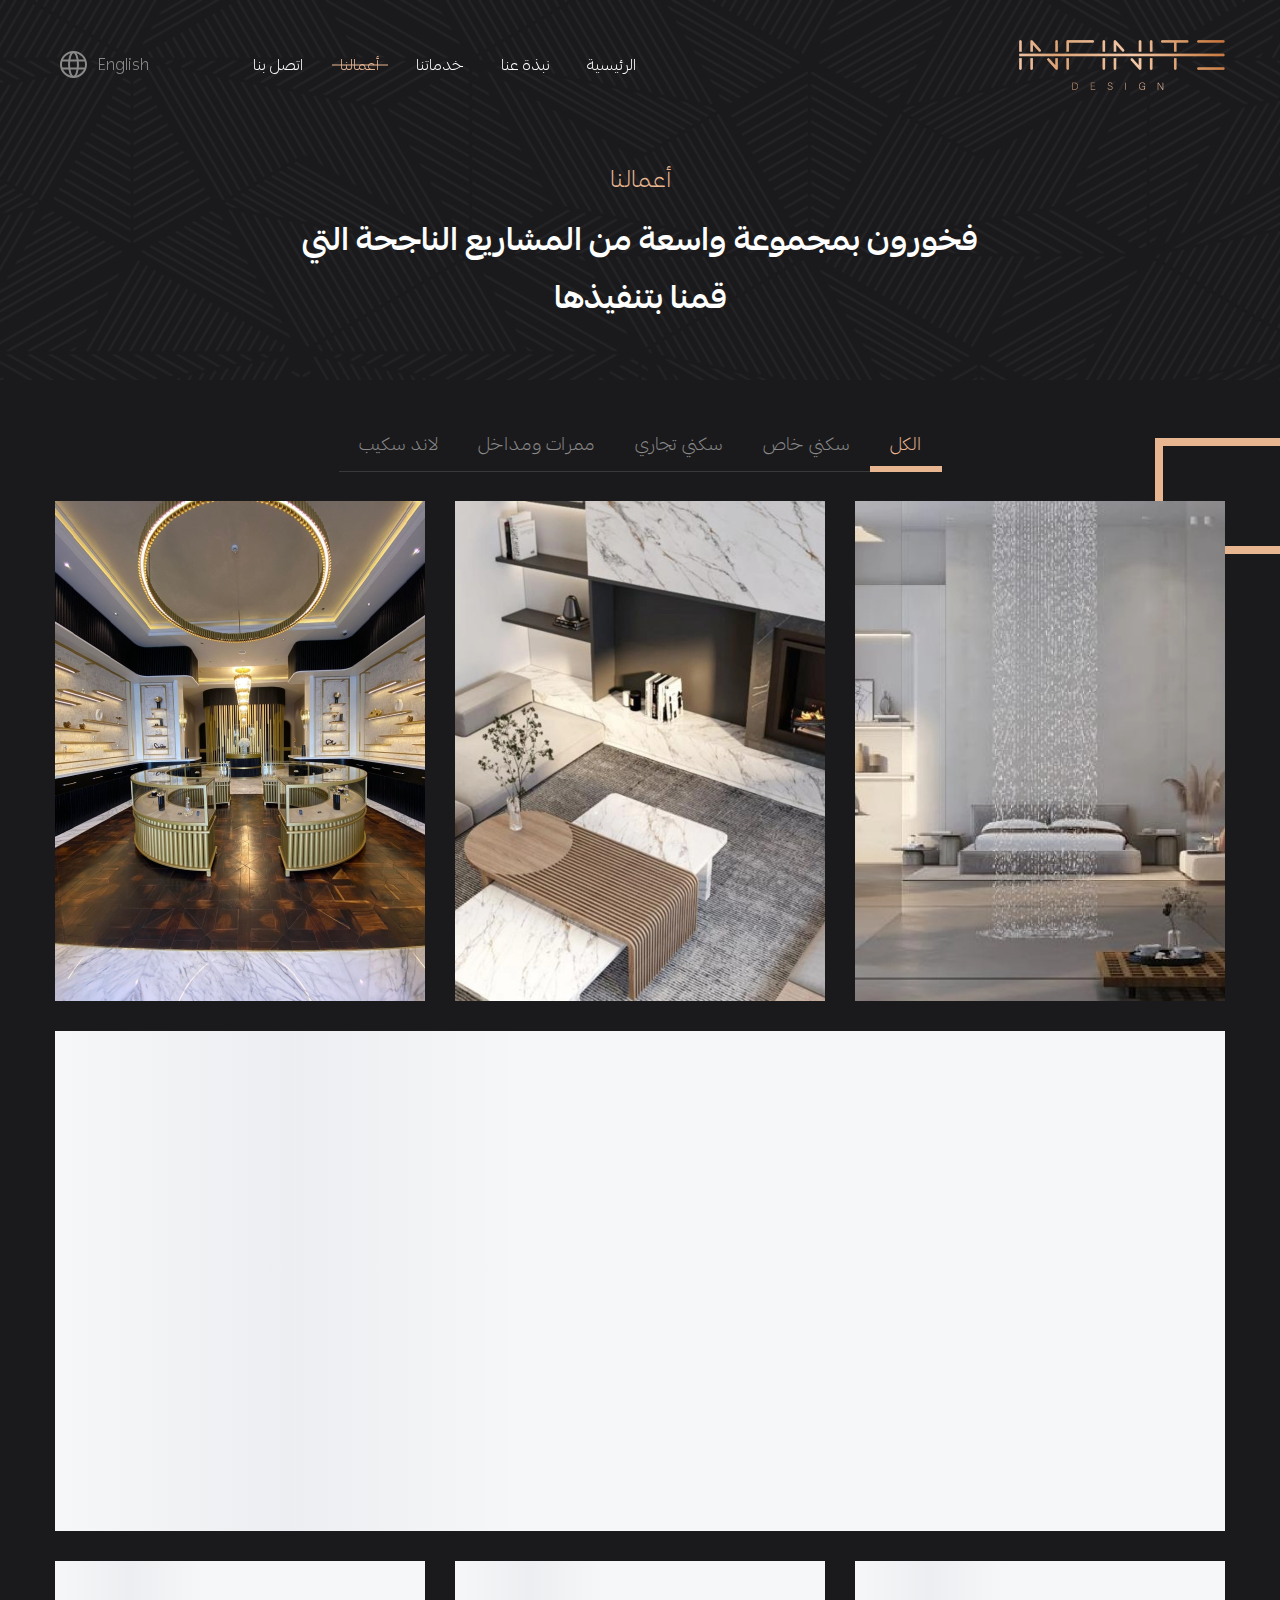
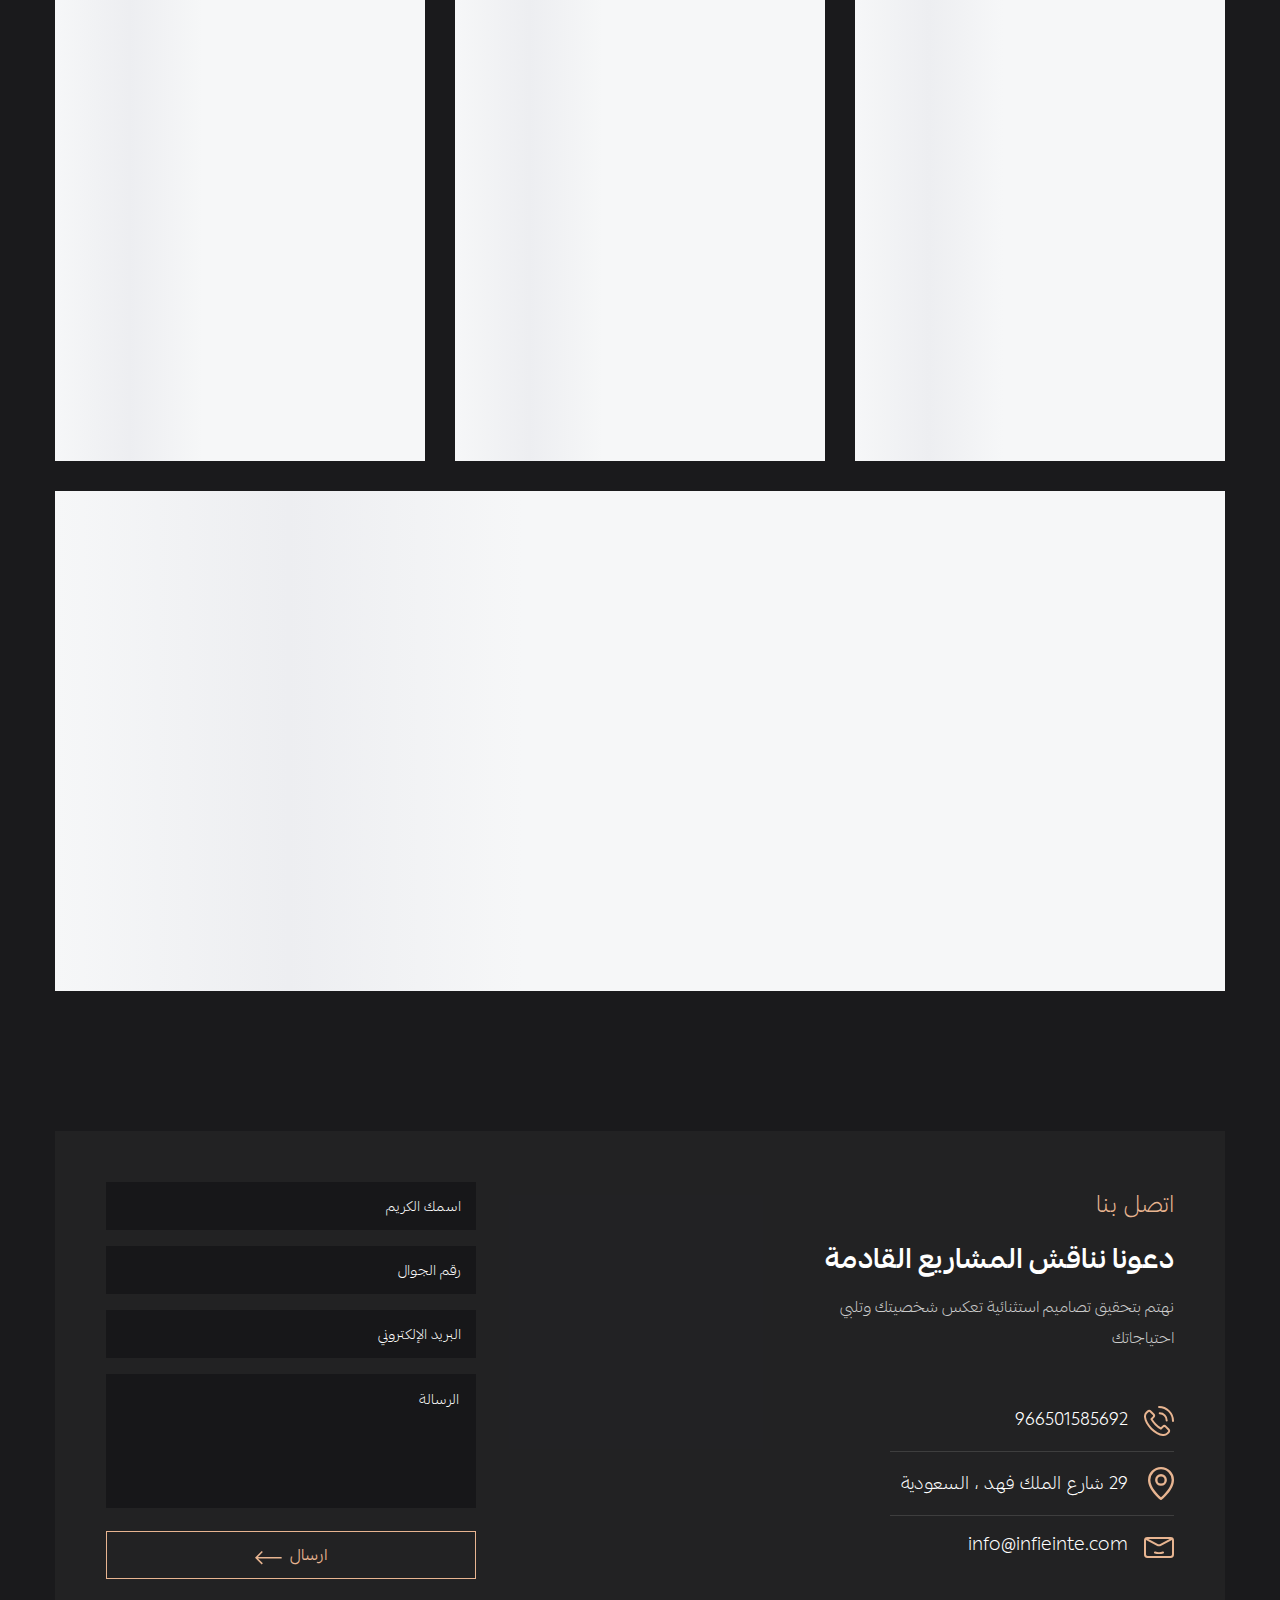
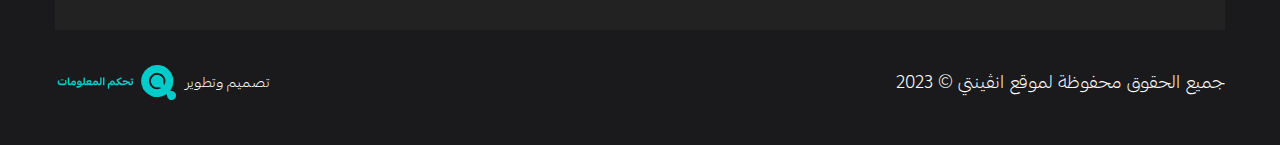
<file: projects.html>
<!DOCTYPE html>
<html dir="rtl" lang="ar">
  <head>
    <meta charset="UTF-8" />
    <meta
      name="viewport"
      content="width=device-width, initial-scale=1, shrink-to-fit=no, user-scalable=no"
    />
    <title>INFINITE | PROJECTS</title>
    <link rel="shortcut icon" type="img/png" href="images/favicon.png" />
    <!-- <link rel="stylesheet" href="css/bootstrap.min.css" /> -->
    <link rel="stylesheet" href="css/bootstrap.rtl.min.css" />
    <link rel="stylesheet" href="css/line-awesome.css" />
    <link rel="stylesheet" href="css/swiper-bundle.min.css" />
    <link rel="stylesheet" href="css/fancybox.css" />
    <link rel="stylesheet" href="css/main.css" />
  </head>

  <body class="inner-page">
    <!-- Start Header -->
    <header>
      <div class="container">
        <div class="header">
          <a href="index.html" class="logo">
            <img src="images/logo.png" alt="INFINITE" class="img-fluid" />
          </a>
          <div class="menu-overlay"></div>
          <nav class="header-nav">
            <div class="header-nav-head">
              <a href="index.html" class="nav-logo">
                <img src="images/logo.png" class="img-fluid" />
              </a>
              <a role="button" class="menu-close">
                <svg
                  xmlns="http://www.w3.org/2000/svg"
                  width="14.977"
                  height="14.977"
                  viewBox="0 0 14.977 14.977"
                >
                  <path
                    id="Path_29519"
                    data-name="Path 29519"
                    d="M24.363,16.875H19.125V11.637a1.125,1.125,0,0,0-2.25,0v5.238H11.637A1.077,1.077,0,0,0,10.512,18a1.089,1.089,0,0,0,1.125,1.125h5.238v5.238A1.09,1.09,0,0,0,18,25.488a1.119,1.119,0,0,0,1.125-1.125V19.125h5.238a1.125,1.125,0,0,0,0-2.25Z"
                    transform="translate(-10.512 -10.512)"
                  />
                </svg>
              </a>
            </div>
            <ul class="nav-list list-unstyled">
              <li>
                <a href="index.html"> الرئيسية </a>
              </li>
              <li>
                <a href="about.html"> نبذة عنا </a>
              </li>
              <li>
                <a href="services.html"> خدماتنا </a>
              </li>
              <li>
                <a href="projects.html" class="active"> أعمالنا </a>
              </li>
              <li>
                <a href="contact.html"> اتصل بنا </a>
              </li>
            </ul>
            <a href="en/projects.html" class="lang">
              <span class="label"> اللغه </span>
              <span class="text"> English </span>
              <i class="icon">
                <svg
                  xmlns="http://www.w3.org/2000/svg"
                  width="37.031"
                  height="37.031"
                  viewBox="0 0 37.031 37.031"
                >
                  <g transform="translate(6.33 6.172)">
                    <circle
                      cx="12.5"
                      cy="12.5"
                      r="12.5"
                      transform="translate(-0.33 -0.172)"
                      fill="none"
                      stroke-linecap="round"
                      stroke-linejoin="round"
                      stroke-width="2"
                    />
                    <ellipse
                      cx="4.459"
                      cy="12.344"
                      rx="4.459"
                      ry="12.344"
                      transform="translate(7.727)"
                      fill="none"
                      stroke-linecap="round"
                      stroke-linejoin="round"
                      stroke-width="2"
                    />
                    <g transform="translate(0.627 8.389)">
                      <path
                        d="M28.18,58.98H51.241"
                        transform="translate(-28.18 -58.98)"
                        fill="none"
                        stroke-linecap="round"
                        stroke-linejoin="round"
                        stroke-width="2"
                      />
                      <path
                        d="M28.18,91.02H51.241"
                        transform="translate(-28.18 -83.11)"
                        fill="none"
                        stroke-linecap="round"
                        stroke-linejoin="round"
                        stroke-width="2"
                      />
                    </g>
                  </g>
                </svg>
              </i>
            </a>
          </nav>

          <button class="menu-btn">
            <span class="hamburger-lines">
              <span class="line line1"></span>
              <span class="line line2"></span>
              <span class="line line3"></span>
            </span>
          </button>
        </div>
      </div>
    </header>
    <!-- End Header -->

    <!-- Start Projects Page -->
    <section class="projectsArc-section big-main-pattern">
      <div class="container">
        <div class="projectsArc-cont main-pattern-content">
          <div class="sec-head">
            <h2 class="sec-title">أعمالنا</h2>
            <h3 class="sec-subtitle">
              فخورون بمجموعة واسعة من المشاريع الناجحة التي قمنا بتنفيذها
            </h3>
          </div>
          <div class="projects-mixitup">
            <div class="nav custom-nav-tabs">
              <button data-filter="all">الكل</button>
              <button data-filter=".cat1">سكني خاص</button>
              <button data-filter=".cat2">سكني تجاري</button>
              <button data-filter=".cat3">ممرات ومداخل</button>
              <button data-filter=".cat4">لاند سكيب</button>
            </div>

            <div class="project-cats" id="project-cats">
              <div class="projects-list">
                <div class="project-item mix cat1">
                  <a
                    href="projectSingle.html"
                    class="img-holder loading-img lazy-img-parent"
                  >
                    <img data-src="images/projects/04.jpg" class="lazy-img" />
                    <img
                      data-src="images/projects/01.jpg"
                      class="lazy-img extra-img"
                    />
                  </a>
                  <div class="project-text">
                    <div class="text-cont">
                      <a href="#!" class="project-cat"> سكني خاص </a>
                      <h4 class="project-name">
                        <a href="projectSingle.html" class="name-link">
                          مساحة خدمات لملعب بادل
                        </a>
                      </h4>
                      <a href="projectSingle.html" class="project-link">
                        <span class="text"> مشاهدة التفاصيل </span>
                        <span class="icon">
                          <svg
                            xmlns="http://www.w3.org/2000/svg"
                            width="51.075"
                            height="40"
                            viewBox="0 0 51.075 40"
                          >
                            <g transform="translate(-344 -562)">
                              <g
                                transform="translate(344 562)"
                                fill="none"
                                stroke-linecap="round"
                                stroke-width="1.5"
                              >
                                <rect
                                  width="40"
                                  height="40"
                                  rx="20"
                                  stroke="none"
                                />
                                <rect
                                  x="0.75"
                                  y="0.75"
                                  width="38.5"
                                  height="38.5"
                                  rx="19.25"
                                  fill="none"
                                />
                              </g>
                              <path
                                class="svgArrow"
                                d="M37.659,23.8H3.96l4.866,4.866L7.732,29.757,1,23.025l6.732-6.732,1.093,1.093L3.96,22.252h33.7Z"
                                transform="translate(356.916 558.707)"
                                stroke-width="1"
                              />
                            </g>
                          </svg>
                        </span>
                      </a>
                    </div>
                  </div>
                </div>
                <div class="project-item mix cat2">
                  <a
                    href="projectSingle.html"
                    class="img-holder loading-img lazy-img-parent"
                  >
                    <img data-src="images/projects/05.jpg" class="lazy-img" />
                    <img
                      data-src="images/projects/02.jpg"
                      class="lazy-img extra-img"
                    />
                  </a>
                  <div class="project-text">
                    <div class="text-cont">
                      <a href="#!" class="project-cat"> سكني خاص </a>
                      <h4 class="project-name">
                        <a href="projectSingle.html" class="name-link">
                          مساحة خدمات لملعب بادل
                        </a>
                      </h4>
                      <a href="projectSingle.html" class="project-link">
                        <span class="text"> مشاهدة التفاصيل </span>
                        <span class="icon">
                          <svg
                            xmlns="http://www.w3.org/2000/svg"
                            width="51.075"
                            height="40"
                            viewBox="0 0 51.075 40"
                          >
                            <g transform="translate(-344 -562)">
                              <g
                                transform="translate(344 562)"
                                fill="none"
                                stroke-linecap="round"
                                stroke-width="1.5"
                              >
                                <rect
                                  width="40"
                                  height="40"
                                  rx="20"
                                  stroke="none"
                                />
                                <rect
                                  x="0.75"
                                  y="0.75"
                                  width="38.5"
                                  height="38.5"
                                  rx="19.25"
                                  fill="none"
                                />
                              </g>
                              <path
                                class="svgArrow"
                                d="M37.659,23.8H3.96l4.866,4.866L7.732,29.757,1,23.025l6.732-6.732,1.093,1.093L3.96,22.252h33.7Z"
                                transform="translate(356.916 558.707)"
                                stroke-width="1"
                              />
                            </g>
                          </svg>
                        </span>
                      </a>
                    </div>
                  </div>
                </div>
                <div class="project-item mix cat3">
                  <a
                    href="projectSingle.html"
                    class="img-holder loading-img lazy-img-parent"
                  >
                    <img data-src="images/projects/06.jpg" class="lazy-img" />
                    <img
                      data-src="images/projects/03.jpg"
                      class="lazy-img extra-img"
                    />
                  </a>
                  <div class="project-text">
                    <div class="text-cont">
                      <a href="#!" class="project-cat"> سكني خاص </a>
                      <h4 class="project-name">
                        <a href="projectSingle.html" class="name-link">
                          مساحة خدمات لملعب بادل
                        </a>
                      </h4>
                      <a href="projectSingle.html" class="project-link">
                        <span class="text"> مشاهدة التفاصيل </span>
                        <span class="icon">
                          <svg
                            xmlns="http://www.w3.org/2000/svg"
                            width="51.075"
                            height="40"
                            viewBox="0 0 51.075 40"
                          >
                            <g transform="translate(-344 -562)">
                              <g
                                transform="translate(344 562)"
                                fill="none"
                                stroke-linecap="round"
                                stroke-width="1.5"
                              >
                                <rect
                                  width="40"
                                  height="40"
                                  rx="20"
                                  stroke="none"
                                />
                                <rect
                                  x="0.75"
                                  y="0.75"
                                  width="38.5"
                                  height="38.5"
                                  rx="19.25"
                                  fill="none"
                                />
                              </g>
                              <path
                                class="svgArrow"
                                d="M37.659,23.8H3.96l4.866,4.866L7.732,29.757,1,23.025l6.732-6.732,1.093,1.093L3.96,22.252h33.7Z"
                                transform="translate(356.916 558.707)"
                                stroke-width="1"
                              />
                            </g>
                          </svg>
                        </span>
                      </a>
                    </div>
                  </div>
                </div>
                <div class="project-item mix cat4">
                  <a
                    href="projectSingle.html"
                    class="img-holder loading-img lazy-img-parent"
                  >
                    <img data-src="images/projects/07.jpg" class="lazy-img" />
                    <img
                      data-src="images/projects/04.jpg"
                      class="lazy-img extra-img"
                    />
                  </a>
                  <div class="project-text">
                    <div class="text-cont">
                      <a href="#!" class="project-cat"> سكني خاص </a>
                      <h4 class="project-name">
                        <a href="projectSingle.html" class="name-link">
                          مساحة خدمات لملعب بادل
                        </a>
                      </h4>
                      <a href="projectSingle.html" class="project-link">
                        <span class="text"> مشاهدة التفاصيل </span>
                        <span class="icon">
                          <svg
                            xmlns="http://www.w3.org/2000/svg"
                            width="51.075"
                            height="40"
                            viewBox="0 0 51.075 40"
                          >
                            <g transform="translate(-344 -562)">
                              <g
                                transform="translate(344 562)"
                                fill="none"
                                stroke-linecap="round"
                                stroke-width="1.5"
                              >
                                <rect
                                  width="40"
                                  height="40"
                                  rx="20"
                                  stroke="none"
                                />
                                <rect
                                  x="0.75"
                                  y="0.75"
                                  width="38.5"
                                  height="38.5"
                                  rx="19.25"
                                  fill="none"
                                />
                              </g>
                              <path
                                class="svgArrow"
                                d="M37.659,23.8H3.96l4.866,4.866L7.732,29.757,1,23.025l6.732-6.732,1.093,1.093L3.96,22.252h33.7Z"
                                transform="translate(356.916 558.707)"
                                stroke-width="1"
                              />
                            </g>
                          </svg>
                        </span>
                      </a>
                    </div>
                  </div>
                </div>
                <div class="project-item mix cat3">
                  <a
                    href="projectSingle.html"
                    class="img-holder loading-img lazy-img-parent"
                  >
                    <img data-src="images/projects/08.jpg" class="lazy-img" />
                    <img
                      data-src="images/projects/05.jpg"
                      class="lazy-img extra-img"
                    />
                  </a>
                  <div class="project-text">
                    <div class="text-cont">
                      <a href="#!" class="project-cat"> سكني خاص </a>
                      <h4 class="project-name">
                        <a href="projectSingle.html" class="name-link">
                          مساحة خدمات لملعب بادل
                        </a>
                      </h4>
                      <a href="projectSingle.html" class="project-link">
                        <span class="text"> مشاهدة التفاصيل </span>
                        <span class="icon">
                          <svg
                            xmlns="http://www.w3.org/2000/svg"
                            width="51.075"
                            height="40"
                            viewBox="0 0 51.075 40"
                          >
                            <g transform="translate(-344 -562)">
                              <g
                                transform="translate(344 562)"
                                fill="none"
                                stroke-linecap="round"
                                stroke-width="1.5"
                              >
                                <rect
                                  width="40"
                                  height="40"
                                  rx="20"
                                  stroke="none"
                                />
                                <rect
                                  x="0.75"
                                  y="0.75"
                                  width="38.5"
                                  height="38.5"
                                  rx="19.25"
                                  fill="none"
                                />
                              </g>
                              <path
                                class="svgArrow"
                                d="M37.659,23.8H3.96l4.866,4.866L7.732,29.757,1,23.025l6.732-6.732,1.093,1.093L3.96,22.252h33.7Z"
                                transform="translate(356.916 558.707)"
                                stroke-width="1"
                              />
                            </g>
                          </svg>
                        </span>
                      </a>
                    </div>
                  </div>
                </div>
                <div class="project-item mix cat1">
                  <a
                    href="projectSingle.html"
                    class="img-holder loading-img lazy-img-parent"
                  >
                    <img data-src="images/projects/09.jpg" class="lazy-img" />
                    <img
                      data-src="images/projects/06.jpg"
                      class="lazy-img extra-img"
                    />
                  </a>
                  <div class="project-text">
                    <div class="text-cont">
                      <a href="#!" class="project-cat"> سكني خاص </a>
                      <h4 class="project-name">
                        <a href="projectSingle.html" class="name-link">
                          مساحة خدمات لملعب بادل
                        </a>
                      </h4>
                      <a href="projectSingle.html" class="project-link">
                        <span class="text"> مشاهدة التفاصيل </span>
                        <span class="icon">
                          <svg
                            xmlns="http://www.w3.org/2000/svg"
                            width="51.075"
                            height="40"
                            viewBox="0 0 51.075 40"
                          >
                            <g transform="translate(-344 -562)">
                              <g
                                transform="translate(344 562)"
                                fill="none"
                                stroke-linecap="round"
                                stroke-width="1.5"
                              >
                                <rect
                                  width="40"
                                  height="40"
                                  rx="20"
                                  stroke="none"
                                />
                                <rect
                                  x="0.75"
                                  y="0.75"
                                  width="38.5"
                                  height="38.5"
                                  rx="19.25"
                                  fill="none"
                                />
                              </g>
                              <path
                                class="svgArrow"
                                d="M37.659,23.8H3.96l4.866,4.866L7.732,29.757,1,23.025l6.732-6.732,1.093,1.093L3.96,22.252h33.7Z"
                                transform="translate(356.916 558.707)"
                                stroke-width="1"
                              />
                            </g>
                          </svg>
                        </span>
                      </a>
                    </div>
                  </div>
                </div>
                <div class="project-item mix cat2">
                  <a
                    href="projectSingle.html"
                    class="img-holder loading-img lazy-img-parent"
                  >
                    <img data-src="images/projects/10.jpg" class="lazy-img" />
                    <img
                      data-src="images/projects/07.jpg"
                      class="lazy-img extra-img"
                    />
                  </a>
                  <div class="project-text">
                    <div class="text-cont">
                      <a href="#!" class="project-cat"> سكني خاص </a>
                      <h4 class="project-name">
                        <a href="projectSingle.html" class="name-link">
                          مساحة خدمات لملعب بادل
                        </a>
                      </h4>
                      <a href="projectSingle.html" class="project-link">
                        <span class="text"> مشاهدة التفاصيل </span>
                        <span class="icon">
                          <svg
                            xmlns="http://www.w3.org/2000/svg"
                            width="51.075"
                            height="40"
                            viewBox="0 0 51.075 40"
                          >
                            <g transform="translate(-344 -562)">
                              <g
                                transform="translate(344 562)"
                                fill="none"
                                stroke-linecap="round"
                                stroke-width="1.5"
                              >
                                <rect
                                  width="40"
                                  height="40"
                                  rx="20"
                                  stroke="none"
                                />
                                <rect
                                  x="0.75"
                                  y="0.75"
                                  width="38.5"
                                  height="38.5"
                                  rx="19.25"
                                  fill="none"
                                />
                              </g>
                              <path
                                class="svgArrow"
                                d="M37.659,23.8H3.96l4.866,4.866L7.732,29.757,1,23.025l6.732-6.732,1.093,1.093L3.96,22.252h33.7Z"
                                transform="translate(356.916 558.707)"
                                stroke-width="1"
                              />
                            </g>
                          </svg>
                        </span>
                      </a>
                    </div>
                  </div>
                </div>
                <div class="project-item mix cat4">
                  <a
                    href="projectSingle.html"
                    class="img-holder loading-img lazy-img-parent"
                  >
                    <img data-src="images/projects/11.jpg" class="lazy-img" />
                    <img
                      data-src="images/projects/08.jpg"
                      class="lazy-img extra-img"
                    />
                  </a>
                  <div class="project-text">
                    <div class="text-cont">
                      <a href="#!" class="project-cat"> سكني خاص </a>
                      <h4 class="project-name">
                        <a href="projectSingle.html" class="name-link">
                          مساحة خدمات لملعب بادل
                        </a>
                      </h4>
                      <a href="projectSingle.html" class="project-link">
                        <span class="text"> مشاهدة التفاصيل </span>
                        <span class="icon">
                          <svg
                            xmlns="http://www.w3.org/2000/svg"
                            width="51.075"
                            height="40"
                            viewBox="0 0 51.075 40"
                          >
                            <g transform="translate(-344 -562)">
                              <g
                                transform="translate(344 562)"
                                fill="none"
                                stroke-linecap="round"
                                stroke-width="1.5"
                              >
                                <rect
                                  width="40"
                                  height="40"
                                  rx="20"
                                  stroke="none"
                                />
                                <rect
                                  x="0.75"
                                  y="0.75"
                                  width="38.5"
                                  height="38.5"
                                  rx="19.25"
                                  fill="none"
                                />
                              </g>
                              <path
                                class="svgArrow"
                                d="M37.659,23.8H3.96l4.866,4.866L7.732,29.757,1,23.025l6.732-6.732,1.093,1.093L3.96,22.252h33.7Z"
                                transform="translate(356.916 558.707)"
                                stroke-width="1"
                              />
                            </g>
                          </svg>
                        </span>
                      </a>
                    </div>
                  </div>
                </div>
              </div>
            </div>
          </div>
        </div>
      </div>
    </section>
    <!-- End Projects Page -->

    <!-- Start Footer -->
    <footer style="background-image: url(./images/contact/bg.jpg)">
      <!-- Start Contact -->
      <section class="contact-section">
        <div class="container">
          <div class="contact-cont">
            <div class="contact-card">
              <div class="contact-text">
                <div class="contact-head">
                  <h5 class="contact-title">اتصل بنا</h5>
                  <h3 class="contact-subtitle">دعونا نناقش المشاريع القادمة</h3>
                  <p class="contact-desc">
                    نهتم بتحقيق تصاميم استثنائية تعكس شخصيتك وتلبي احتياجاتك
                  </p>
                </div>
                <ul class="contact-methods list-unstyled">
                  <li class="contact-method">
                    <a href="tel:966501585692" class="method-value">
                      <span class="icon">
                        <img src="images/contact/01.svg" class="img-fluid" />
                      </span>
                      <span class="text"> 966501585692 </span>
                    </a>
                  </li>
                  <li class="contact-method">
                    <span class="method-value">
                      <span class="icon">
                        <img src="images/contact/02.svg" class="img-fluid" />
                      </span>
                      <span class="text"> 29 شارع الملك فهد ، السعودية </span>
                    </span>
                  </li>
                  <li class="contact-method">
                    <a href="mailto:info@infieinte.com" class="method-value">
                      <span class="icon">
                        <img src="images/contact/03.svg" class="img-fluid" />
                      </span>
                      <span class="text"> info@infieinte.com </span>
                    </a>
                  </li>
                </ul>
              </div>
              <div class="contact-form">
                <form>
                  <div class="form-group">
                    <input
                      type="text"
                      class="custom-input"
                      placeholder="اسمك الكريم"
                    />
                    <!-- If error exist add "has-error" to input -->
                    <!-- <span class="input-error"> الاسم مطلوب </span> -->
                  </div>
                  <div class="form-group">
                    <input
                      type="tel"
                      class="custom-input"
                      placeholder="رقم الجوال"
                    />
                  </div>
                  <div class="form-group">
                    <input
                      type="email"
                      class="custom-input"
                      placeholder="البريد الإلكتروني"
                    />
                  </div>
                  <div class="form-group">
                    <textarea
                      class="custom-input"
                      placeholder="الرسالة"
                    ></textarea>
                  </div>
                  <button type="submit" class="form-submit">
                    <span class="text"> ارسال </span>
                    <div class="icon">
                      <svg
                        xmlns="http://www.w3.org/2000/svg"
                        width="26.659"
                        height="13.464"
                        viewBox="0 0 26.659 13.464"
                      >
                        <path
                          d="M27.659,23.8H3.96l4.866,4.866L7.732,29.757,1,23.025l6.732-6.732,1.093,1.093L3.96,22.252h23.7Z"
                          transform="translate(-1 -16.293)"
                        />
                      </svg>
                    </div>
                  </button>
                </form>
              </div>
            </div>
          </div>
        </div>
      </section>
      <!-- End Contact -->

      <!-- Start Copyrights -->
      <section class="copyrights-section">
        <div class="container">
          <div class="copyrights-cont">
            <p class="site-copyright">
              جميع الحقوق محفوظة لموقع انڤينتي © 2023
            </p>
            <p class="tahqom-copyright">
              تصميم وتطوير
              <a href="https://tahaqom.com/" target="_blank">
                <img src="images/tahaqom.svg" class="img-fluid" />
              </a>
            </p>
          </div>
        </div>
      </section>
      <!-- End Copyrights -->
    </footer>
    <!-- End Footer -->
    <script src="js/jquery.min.js"></script>
    <script src="js/popper.min.js"></script>
    <script src="js/bootstrap.min.js"></script>
    <script src="js/swiper-bundle.min.js"></script>
    <script src="js/lazyload.js"></script>
    <script src="js/fancybox.umd.js"></script>
    <script src="js/mixitup.min.js"></script>
    <script src="js/main.js"></script>
  </body>
</html>
</file>
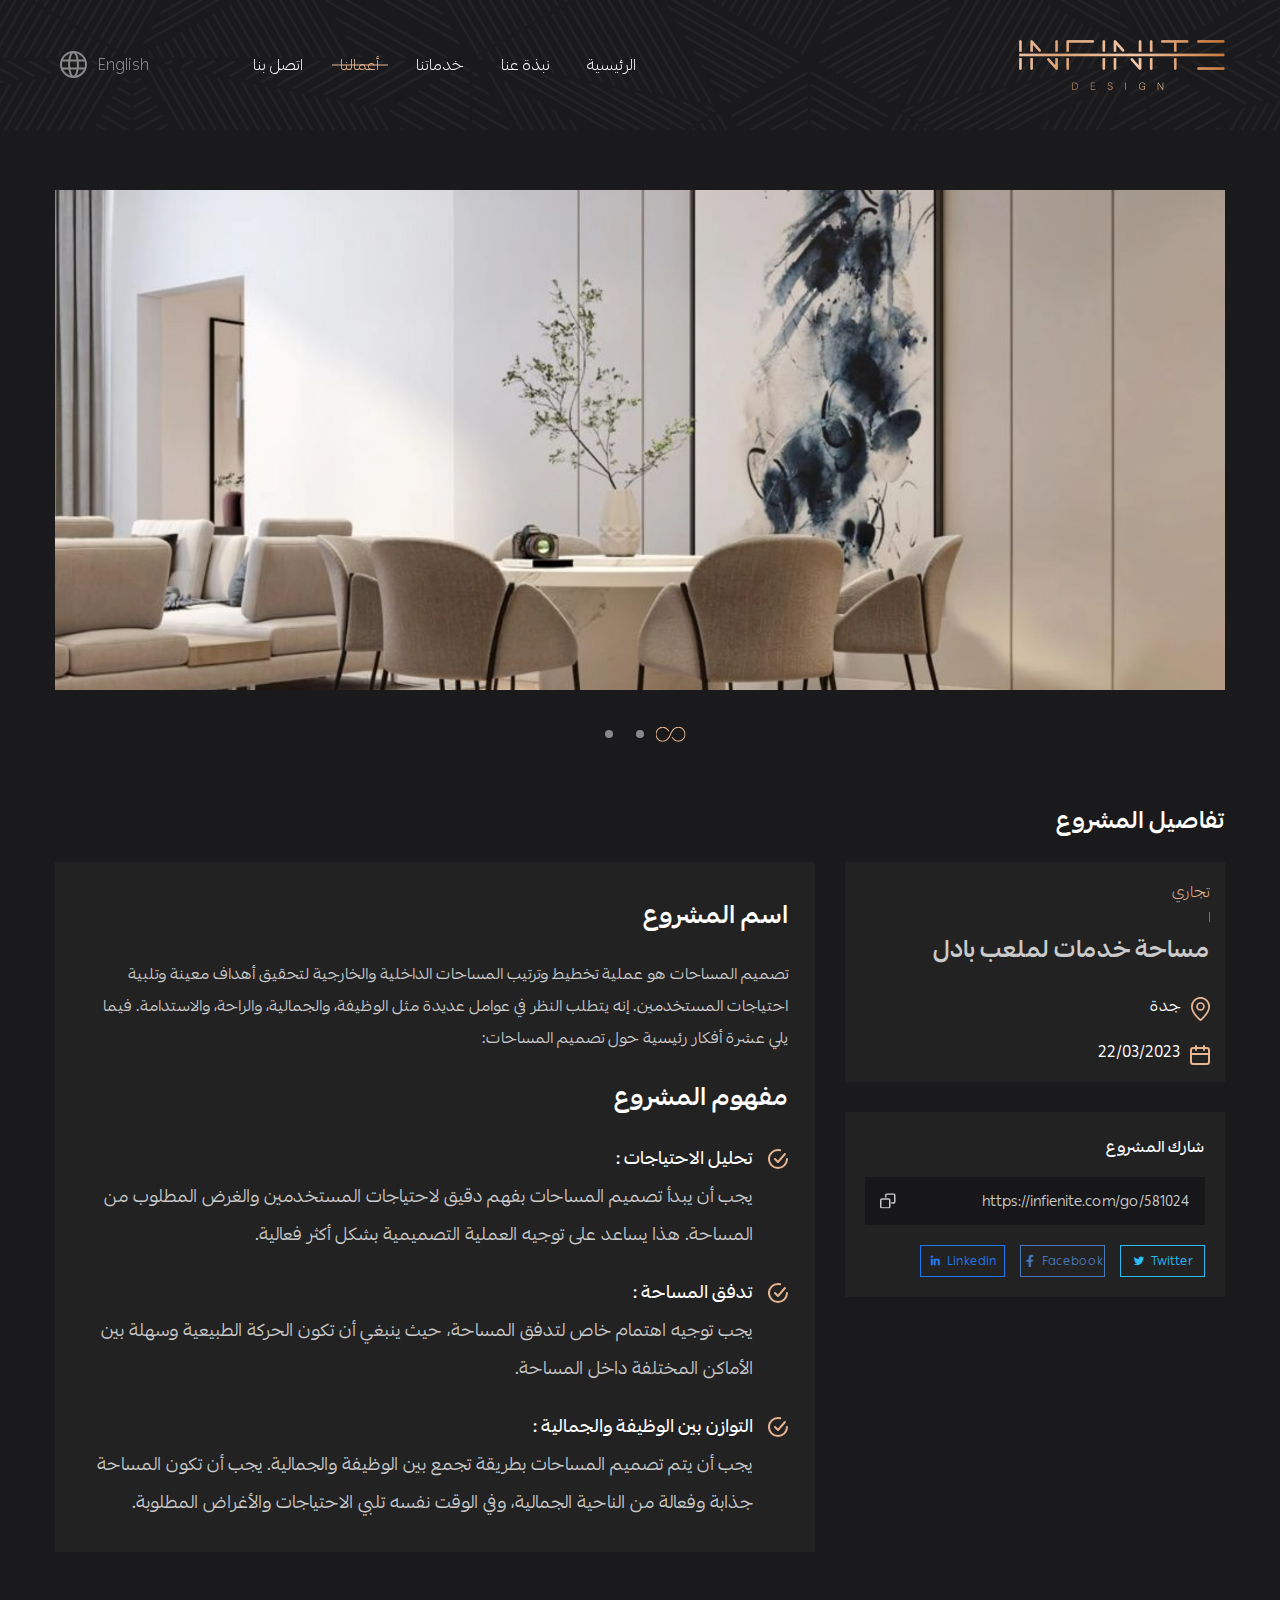
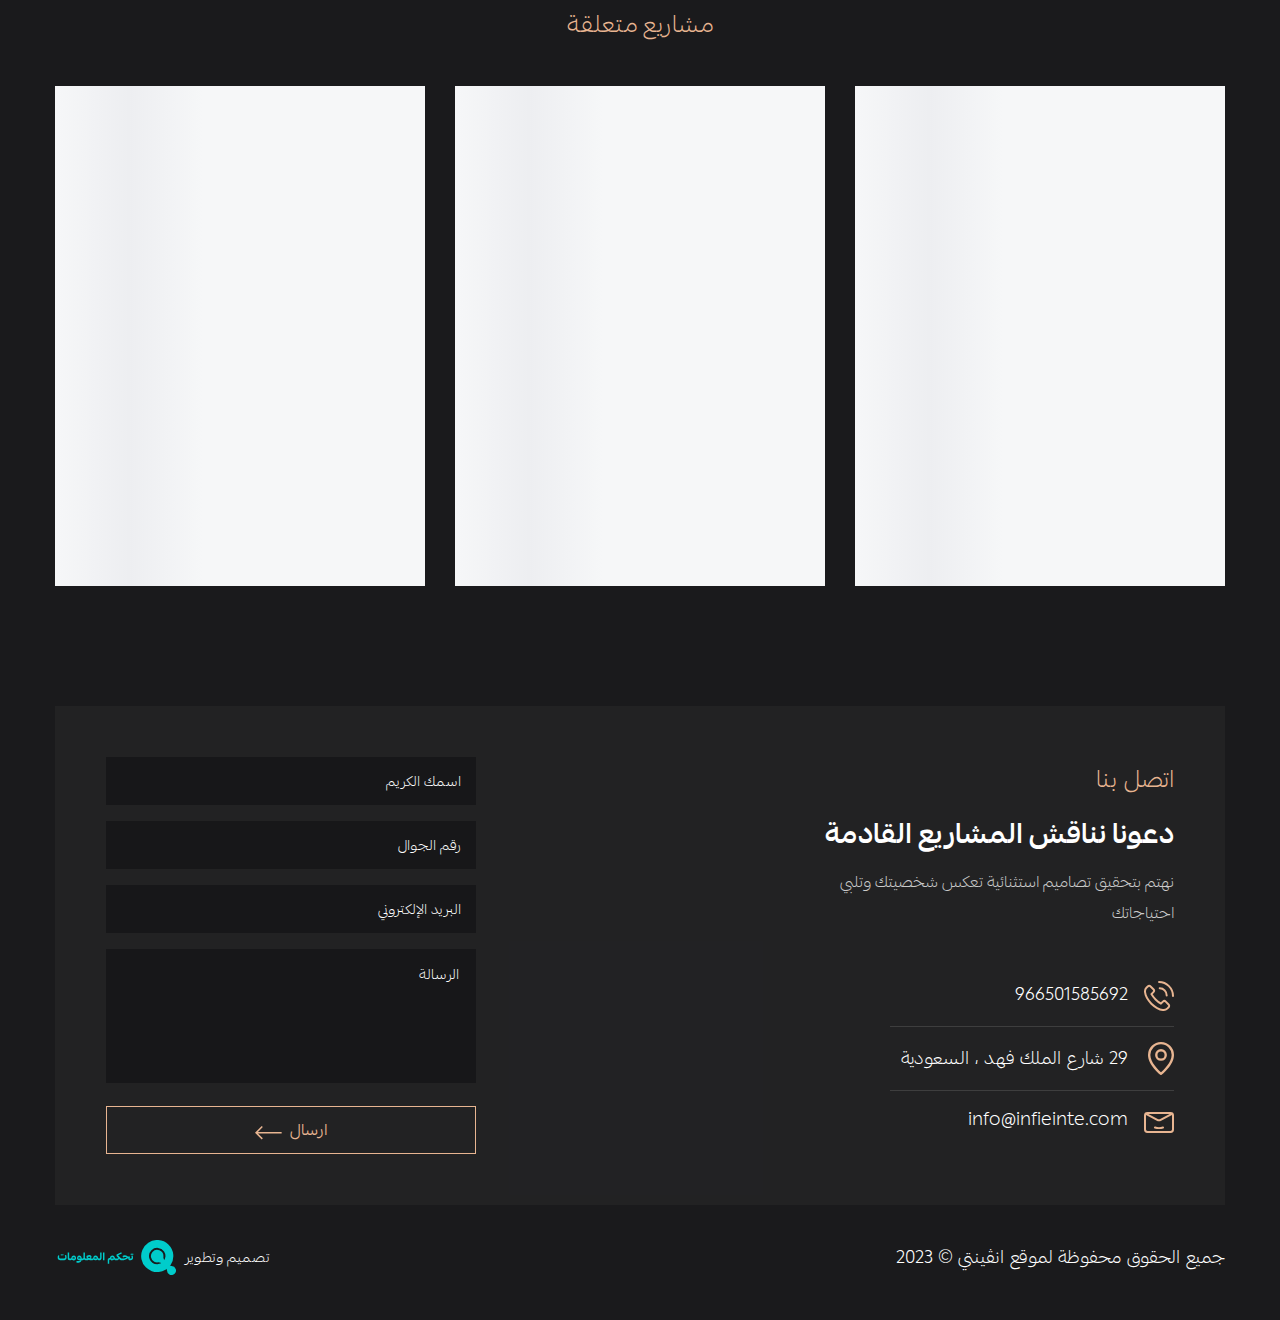
<file: projectSingle.html>
<!DOCTYPE html>
<html dir="rtl" lang="ar">
  <head>
    <meta charset="UTF-8" />
    <meta
      name="viewport"
      content="width=device-width, initial-scale=1, shrink-to-fit=no, user-scalable=no"
    />
    <title>INFINITE | PROJECT</title>
    <link rel="shortcut icon" type="img/png" href="images/favicon.png" />
    <!-- <link rel="stylesheet" href="css/bootstrap.min.css" /> -->
    <link rel="stylesheet" href="css/bootstrap.rtl.min.css" />
    <link rel="stylesheet" href="css/line-awesome.css" />
    <link rel="stylesheet" href="css/swiper-bundle.min.css" />
    <link rel="stylesheet" href="css/fancybox.css" />
    <link rel="stylesheet" href="css/main.css" />
  </head>

  <body class="inner-page">
    <!-- Start Header -->
    <header>
      <div class="container">
        <div class="header">
          <a href="index.html" class="logo">
            <img src="images/logo.png" alt="INFINITE" class="img-fluid" />
          </a>
          <div class="menu-overlay"></div>
          <nav class="header-nav">
            <div class="header-nav-head">
              <a href="index.html" class="nav-logo">
                <img src="images/logo.png" class="img-fluid" />
              </a>
              <a role="button" class="menu-close">
                <svg
                  xmlns="http://www.w3.org/2000/svg"
                  width="14.977"
                  height="14.977"
                  viewBox="0 0 14.977 14.977"
                >
                  <path
                    id="Path_29519"
                    data-name="Path 29519"
                    d="M24.363,16.875H19.125V11.637a1.125,1.125,0,0,0-2.25,0v5.238H11.637A1.077,1.077,0,0,0,10.512,18a1.089,1.089,0,0,0,1.125,1.125h5.238v5.238A1.09,1.09,0,0,0,18,25.488a1.119,1.119,0,0,0,1.125-1.125V19.125h5.238a1.125,1.125,0,0,0,0-2.25Z"
                    transform="translate(-10.512 -10.512)"
                  />
                </svg>
              </a>
            </div>
            <ul class="nav-list list-unstyled">
              <li>
                <a href="index.html"> الرئيسية </a>
              </li>
              <li>
                <a href="about.html"> نبذة عنا </a>
              </li>
              <li>
                <a href="services.html"> خدماتنا </a>
              </li>
              <li>
                <a href="projects.html" class="active"> أعمالنا </a>
              </li>
              <li>
                <a href="contact.html"> اتصل بنا </a>
              </li>
            </ul>
            <a href="en/projectSingle.html" class="lang">
              <span class="label"> اللغه </span>
              <span class="text"> English </span>
              <i class="icon">
                <svg
                  xmlns="http://www.w3.org/2000/svg"
                  width="37.031"
                  height="37.031"
                  viewBox="0 0 37.031 37.031"
                >
                  <g transform="translate(6.33 6.172)">
                    <circle
                      cx="12.5"
                      cy="12.5"
                      r="12.5"
                      transform="translate(-0.33 -0.172)"
                      fill="none"
                      stroke-linecap="round"
                      stroke-linejoin="round"
                      stroke-width="2"
                    />
                    <ellipse
                      cx="4.459"
                      cy="12.344"
                      rx="4.459"
                      ry="12.344"
                      transform="translate(7.727)"
                      fill="none"
                      stroke-linecap="round"
                      stroke-linejoin="round"
                      stroke-width="2"
                    />
                    <g transform="translate(0.627 8.389)">
                      <path
                        d="M28.18,58.98H51.241"
                        transform="translate(-28.18 -58.98)"
                        fill="none"
                        stroke-linecap="round"
                        stroke-linejoin="round"
                        stroke-width="2"
                      />
                      <path
                        d="M28.18,91.02H51.241"
                        transform="translate(-28.18 -83.11)"
                        fill="none"
                        stroke-linecap="round"
                        stroke-linejoin="round"
                        stroke-width="2"
                      />
                    </g>
                  </g>
                </svg>
              </i>
            </a>
          </nav>

          <button class="menu-btn">
            <span class="hamburger-lines">
              <span class="line line1"></span>
              <span class="line line2"></span>
              <span class="line line3"></span>
            </span>
          </button>
        </div>
      </div>
    </header>
    <!-- End Header -->

    <!-- Start Projects Page -->
    <section class="projectSingle-main-section small-main-pattern">
      <div class="container">
        <div class="projectSingle-main-cont main-pattern-content">
          <div class="project-imgs-slider">
            <div class="swiper">
              <div class="swiper-wrapper">
                <div class="swiper-slide">
                  <div class="project-main-img">
                    <a
                      data-fancybox="gallery"
                      href="images/projects/01.jpg"
                      class="img-holder loading-img lazy-img-parent"
                    >
                      <img data-src="images/projects/01.jpg" class="lazy-img" />
                    </a>
                  </div>
                </div>
                <div class="swiper-slide">
                  <div class="project-main-img">
                    <a
                      data-fancybox="gallery"
                      href="images/projects/02.jpg"
                      class="img-holder loading-img lazy-img-parent"
                    >
                      <img data-src="images/projects/02.jpg" class="lazy-img" />
                    </a>
                  </div>
                </div>
                <div class="swiper-slide">
                  <div class="project-main-img">
                    <a
                      data-fancybox="gallery"
                      href="images/projects/03.jpg"
                      class="img-holder loading-img lazy-img-parent"
                    >
                      <img data-src="images/projects/03.jpg" class="lazy-img" />
                    </a>
                  </div>
                </div>
              </div>
            </div>
            <div class="swiper-pagination"></div>
          </div>
        </div>
      </div>
    </section>

    <section class="projectSingle-details-section">
      <div class="container">
        <div class="projectSingle-details-cont">
          <h4 class="details-title">تفاصيل المشروع</h4>
          <div class="details-grid">
            <div class="side-info">
              <div class="side-card side-info-card">
                <a href="#!" class="project-cat"> تجاري </a>
                <h4 class="project-name">مساحة خدمات لملعب بادل</h4>
                <ul class="project-feats list-unstyled">
                  <li>
                    <span class="icon">
                      <img src="images/icons/location.svg" />
                    </span>
                    جدة
                  </li>
                  <li>
                    <span class="icon">
                      <img src="images/icons/date.svg" />
                    </span>
                    22/03/2023
                  </li>
                </ul>
              </div>
              <div class="side-card side-share-card">
                <h6 class="share-title">شارك المشروع</h6>
                <div class="link-holder">
                  <input
                    type="url"
                    class="text"
                    value="https://infienite.com/go/581024"
                    readonly
                    disabled
                  />
                  <button
                    class="copy-btn"
                    data-code="https://infienite.com/go/581024"
                  >
                    <svg
                      xmlns="http://www.w3.org/2000/svg"
                      width="15.5"
                      height="15.5"
                      viewBox="0 0 15.5 15.5"
                    >
                      <path
                        id="copy-svgrepo-com"
                        d="M10,8V7c0-.943,0-1.414.293-1.707S11.057,5,12,5h5c.943,0,1.414,0,1.707.293S19,6.057,19,7v5c0,.943,0,1.414-.293,1.707S17.943,14,17,14H16M7,19h5c.943,0,1.414,0,1.707-.293S14,17.943,14,17V12c0-.943,0-1.414-.293-1.707S12.943,10,12,10H7c-.943,0-1.414,0-1.707.293S5,11.057,5,12v5c0,.943,0,1.414.293,1.707S6.057,19,7,19Z"
                        transform="translate(-4.25 -4.25)"
                        fill="none"
                        stroke-linecap="round"
                        stroke-linejoin="round"
                        stroke-width="1.5"
                      />
                    </svg>
                  </button>
                </div>
                <div class="share-methods">
                  <a href="#!" class="share-method twitter" target="_blank">
                    <i class="lab la-twitter"></i>
                    Twitter
                  </a>
                  <a href="#!" class="share-method facebook" target="_blank">
                    <i class="lab la-facebook"></i>
                    Facebook
                  </a>
                  <a href="#!" class="share-method linkedin" target="_blank">
                    <i class="lab la-linkedin"></i>
                    Linkedin
                  </a>
                </div>
              </div>
            </div>
            <div class="main-info">
              <div class="main-card">
                <h3 class="main-card-title">اسم المشروع</h3>
                <p class="main-card-desc">
                  تصميم المساحات هو عملية تخطيط وترتيب المساحات الداخلية
                  والخارجية لتحقيق أهداف معينة وتلبية احتياجات المستخدمين. إنه
                  يتطلب النظر في عوامل عديدة مثل الوظيفة، والجمالية، والراحة،
                  والاستدامة. فيما يلي عشرة أفكار رئيسية حول تصميم المساحات:
                </p>
                <h3 class="main-card-title">مفهوم المشروع</h3>
                <ul class="list-unstyled">
                  <li>
                    <h6 class="item-title">تحليل الاحتياجات :</h6>
                    <p>
                      يجب أن يبدأ تصميم المساحات بفهم دقيق لاحتياجات المستخدمين
                      والغرض المطلوب من المساحة. هذا يساعد على توجيه العملية
                      التصميمية بشكل أكثر فعالية.
                    </p>
                  </li>
                  <li>
                    <h6 class="item-title">تدفق المساحة :</h6>
                    <p>
                      يجب توجيه اهتمام خاص لتدفق المساحة، حيث ينبغي أن تكون
                      الحركة الطبيعية وسهلة بين الأماكن المختلفة داخل المساحة.
                    </p>
                  </li>
                  <li>
                    <h6 class="item-title">التوازن بين الوظيفة والجمالية :</h6>
                    <p>
                      يجب أن يتم تصميم المساحات بطريقة تجمع بين الوظيفة
                      والجمالية. يجب أن تكون المساحة جذابة وفعالة من الناحية
                      الجمالية، وفي الوقت نفسه تلبي الاحتياجات والأغراض
                      المطلوبة.
                    </p>
                  </li>
                </ul>
              </div>
            </div>
          </div>
        </div>
      </div>
    </section>

    <section class="related-section">
      <div class="container">
        <div class="related-cont related-projects">
          <div class="sec-head">
            <h5 class="sec-title">مشاريع متعلقة</h5>
          </div>
          <div class="services-slider">
            <div class="swiper">
              <div class="swiper-wrapper">
                <div class="swiper-slide">
                  <div class="project-item">
                    <a
                      href="projectSingle.html"
                      class="img-holder loading-img lazy-img-parent"
                    >
                      <img data-src="images/projects/04.jpg" class="lazy-img" />
                      <img
                        data-src="images/projects/01.jpg"
                        class="lazy-img extra-img"
                      />
                    </a>
                    <div class="project-text">
                      <div class="text-cont">
                        <a href="#!" class="project-cat"> سكني خاص </a>
                        <h4 class="project-name">
                          <a href="projectSingle.html" class="name-link">
                            مساحة خدمات لملعب بادل
                          </a>
                        </h4>
                        <a href="projectSingle.html" class="project-link">
                          <span class="text"> مشاهدة التفاصيل </span>
                          <span class="icon">
                            <svg
                              xmlns="http://www.w3.org/2000/svg"
                              width="51.075"
                              height="40"
                              viewBox="0 0 51.075 40"
                            >
                              <g transform="translate(-344 -562)">
                                <g
                                  transform="translate(344 562)"
                                  fill="none"
                                  stroke-linecap="round"
                                  stroke-width="1.5"
                                >
                                  <rect
                                    width="40"
                                    height="40"
                                    rx="20"
                                    stroke="none"
                                  />
                                  <rect
                                    x="0.75"
                                    y="0.75"
                                    width="38.5"
                                    height="38.5"
                                    rx="19.25"
                                    fill="none"
                                  />
                                </g>
                                <path
                                  class="svgArrow"
                                  d="M37.659,23.8H3.96l4.866,4.866L7.732,29.757,1,23.025l6.732-6.732,1.093,1.093L3.96,22.252h33.7Z"
                                  transform="translate(356.916 558.707)"
                                  stroke-width="1"
                                />
                              </g>
                            </svg>
                          </span>
                        </a>
                      </div>
                    </div>
                  </div>
                </div>
                <div class="swiper-slide">
                  <div class="project-item">
                    <a
                      href="projectSingle.html"
                      class="img-holder loading-img lazy-img-parent"
                    >
                      <img data-src="images/projects/05.jpg" class="lazy-img" />
                      <img
                        data-src="images/projects/02.jpg"
                        class="lazy-img extra-img"
                      />
                    </a>
                    <div class="project-text">
                      <div class="text-cont">
                        <a href="#!" class="project-cat"> سكني خاص </a>
                        <h4 class="project-name">
                          <a href="projectSingle.html" class="name-link">
                            مساحة خدمات لملعب بادل
                          </a>
                        </h4>
                        <a href="projectSingle.html" class="project-link">
                          <span class="text"> مشاهدة التفاصيل </span>
                          <span class="icon">
                            <svg
                              xmlns="http://www.w3.org/2000/svg"
                              width="51.075"
                              height="40"
                              viewBox="0 0 51.075 40"
                            >
                              <g transform="translate(-344 -562)">
                                <g
                                  transform="translate(344 562)"
                                  fill="none"
                                  stroke-linecap="round"
                                  stroke-width="1.5"
                                >
                                  <rect
                                    width="40"
                                    height="40"
                                    rx="20"
                                    stroke="none"
                                  />
                                  <rect
                                    x="0.75"
                                    y="0.75"
                                    width="38.5"
                                    height="38.5"
                                    rx="19.25"
                                    fill="none"
                                  />
                                </g>
                                <path
                                  class="svgArrow"
                                  d="M37.659,23.8H3.96l4.866,4.866L7.732,29.757,1,23.025l6.732-6.732,1.093,1.093L3.96,22.252h33.7Z"
                                  transform="translate(356.916 558.707)"
                                  stroke-width="1"
                                />
                              </g>
                            </svg>
                          </span>
                        </a>
                      </div>
                    </div>
                  </div>
                </div>
                <div class="swiper-slide">
                  <div class="project-item">
                    <a
                      href="projectSingle.html"
                      class="img-holder loading-img lazy-img-parent"
                    >
                      <img data-src="images/projects/06.jpg" class="lazy-img" />
                      <img
                        data-src="images/projects/03.jpg"
                        class="lazy-img extra-img"
                      />
                    </a>
                    <div class="project-text">
                      <div class="text-cont">
                        <a href="#!" class="project-cat"> سكني خاص </a>
                        <h4 class="project-name">
                          <a href="projectSingle.html" class="name-link">
                            مساحة خدمات لملعب بادل
                          </a>
                        </h4>
                        <a href="projectSingle.html" class="project-link">
                          <span class="text"> مشاهدة التفاصيل </span>
                          <span class="icon">
                            <svg
                              xmlns="http://www.w3.org/2000/svg"
                              width="51.075"
                              height="40"
                              viewBox="0 0 51.075 40"
                            >
                              <g transform="translate(-344 -562)">
                                <g
                                  transform="translate(344 562)"
                                  fill="none"
                                  stroke-linecap="round"
                                  stroke-width="1.5"
                                >
                                  <rect
                                    width="40"
                                    height="40"
                                    rx="20"
                                    stroke="none"
                                  />
                                  <rect
                                    x="0.75"
                                    y="0.75"
                                    width="38.5"
                                    height="38.5"
                                    rx="19.25"
                                    fill="none"
                                  />
                                </g>
                                <path
                                  class="svgArrow"
                                  d="M37.659,23.8H3.96l4.866,4.866L7.732,29.757,1,23.025l6.732-6.732,1.093,1.093L3.96,22.252h33.7Z"
                                  transform="translate(356.916 558.707)"
                                  stroke-width="1"
                                />
                              </g>
                            </svg>
                          </span>
                        </a>
                      </div>
                    </div>
                  </div>
                </div>
                <div class="swiper-slide">
                  <div class="project-item">
                    <a
                      href="projectSingle.html"
                      class="img-holder loading-img lazy-img-parent"
                    >
                      <img data-src="images/projects/07.jpg" class="lazy-img" />
                      <img
                        data-src="images/projects/04.jpg"
                        class="lazy-img extra-img"
                      />
                    </a>
                    <div class="project-text">
                      <div class="text-cont">
                        <a href="#!" class="project-cat"> سكني خاص </a>
                        <h4 class="project-name">
                          <a href="projectSingle.html" class="name-link">
                            مساحة خدمات لملعب بادل
                          </a>
                        </h4>
                        <a href="projectSingle.html" class="project-link">
                          <span class="text"> مشاهدة التفاصيل </span>
                          <span class="icon">
                            <svg
                              xmlns="http://www.w3.org/2000/svg"
                              width="51.075"
                              height="40"
                              viewBox="0 0 51.075 40"
                            >
                              <g transform="translate(-344 -562)">
                                <g
                                  transform="translate(344 562)"
                                  fill="none"
                                  stroke-linecap="round"
                                  stroke-width="1.5"
                                >
                                  <rect
                                    width="40"
                                    height="40"
                                    rx="20"
                                    stroke="none"
                                  />
                                  <rect
                                    x="0.75"
                                    y="0.75"
                                    width="38.5"
                                    height="38.5"
                                    rx="19.25"
                                    fill="none"
                                  />
                                </g>
                                <path
                                  class="svgArrow"
                                  d="M37.659,23.8H3.96l4.866,4.866L7.732,29.757,1,23.025l6.732-6.732,1.093,1.093L3.96,22.252h33.7Z"
                                  transform="translate(356.916 558.707)"
                                  stroke-width="1"
                                />
                              </g>
                            </svg>
                          </span>
                        </a>
                      </div>
                    </div>
                  </div>
                </div>
              </div>
            </div>
            <div class="swiper-pagination"></div>
          </div>
        </div>
      </div>
    </section>
    <!-- End Project Page -->

    <!-- Start Footer -->
    <footer style="background-image: url(./images/contact/bg.jpg)">
      <!-- Start Contact -->
      <section class="contact-section">
        <div class="container">
          <div class="contact-cont">
            <div class="contact-card">
              <div class="contact-text">
                <div class="contact-head">
                  <h5 class="contact-title">اتصل بنا</h5>
                  <h3 class="contact-subtitle">دعونا نناقش المشاريع القادمة</h3>
                  <p class="contact-desc">
                    نهتم بتحقيق تصاميم استثنائية تعكس شخصيتك وتلبي احتياجاتك
                  </p>
                </div>
                <ul class="contact-methods list-unstyled">
                  <li class="contact-method">
                    <a href="tel:966501585692" class="method-value">
                      <span class="icon">
                        <img src="images/contact/01.svg" class="img-fluid" />
                      </span>
                      <span class="text"> 966501585692 </span>
                    </a>
                  </li>
                  <li class="contact-method">
                    <span class="method-value">
                      <span class="icon">
                        <img src="images/contact/02.svg" class="img-fluid" />
                      </span>
                      <span class="text"> 29 شارع الملك فهد ، السعودية </span>
                    </span>
                  </li>
                  <li class="contact-method">
                    <a href="mailto:info@infieinte.com" class="method-value">
                      <span class="icon">
                        <img src="images/contact/03.svg" class="img-fluid" />
                      </span>
                      <span class="text"> info@infieinte.com </span>
                    </a>
                  </li>
                </ul>
              </div>
              <div class="contact-form">
                <form>
                  <div class="form-group">
                    <input
                      type="text"
                      class="custom-input"
                      placeholder="اسمك الكريم"
                    />
                    <!-- If error exist add "has-error" to input -->
                    <!-- <span class="input-error"> الاسم مطلوب </span> -->
                  </div>
                  <div class="form-group">
                    <input
                      type="tel"
                      class="custom-input"
                      placeholder="رقم الجوال"
                    />
                  </div>
                  <div class="form-group">
                    <input
                      type="email"
                      class="custom-input"
                      placeholder="البريد الإلكتروني"
                    />
                  </div>
                  <div class="form-group">
                    <textarea
                      class="custom-input"
                      placeholder="الرسالة"
                    ></textarea>
                  </div>
                  <button type="submit" class="form-submit">
                    <span class="text"> ارسال </span>
                    <div class="icon">
                      <svg
                        xmlns="http://www.w3.org/2000/svg"
                        width="26.659"
                        height="13.464"
                        viewBox="0 0 26.659 13.464"
                      >
                        <path
                          d="M27.659,23.8H3.96l4.866,4.866L7.732,29.757,1,23.025l6.732-6.732,1.093,1.093L3.96,22.252h23.7Z"
                          transform="translate(-1 -16.293)"
                        />
                      </svg>
                    </div>
                  </button>
                </form>
              </div>
            </div>
          </div>
        </div>
      </section>
      <!-- End Contact -->

      <!-- Start Copyrights -->
      <section class="copyrights-section">
        <div class="container">
          <div class="copyrights-cont">
            <p class="site-copyright">
              جميع الحقوق محفوظة لموقع انڤينتي © 2023
            </p>
            <p class="tahqom-copyright">
              تصميم وتطوير
              <a href="https://tahaqom.com/" target="_blank">
                <img src="images/tahaqom.svg" class="img-fluid" />
              </a>
            </p>
          </div>
        </div>
      </section>
      <!-- End Copyrights -->
    </footer>
    <!-- End Footer -->
    <script src="js/jquery.min.js"></script>
    <script src="js/popper.min.js"></script>
    <script src="js/bootstrap.min.js"></script>
    <script src="js/swiper-bundle.min.js"></script>
    <script src="js/lazyload.js"></script>
    <script src="js/fancybox.umd.js"></script>
    <script src="js/mixitup.min.js"></script>
    <script src="js/main.js"></script>
  </body>
</html>
</file>
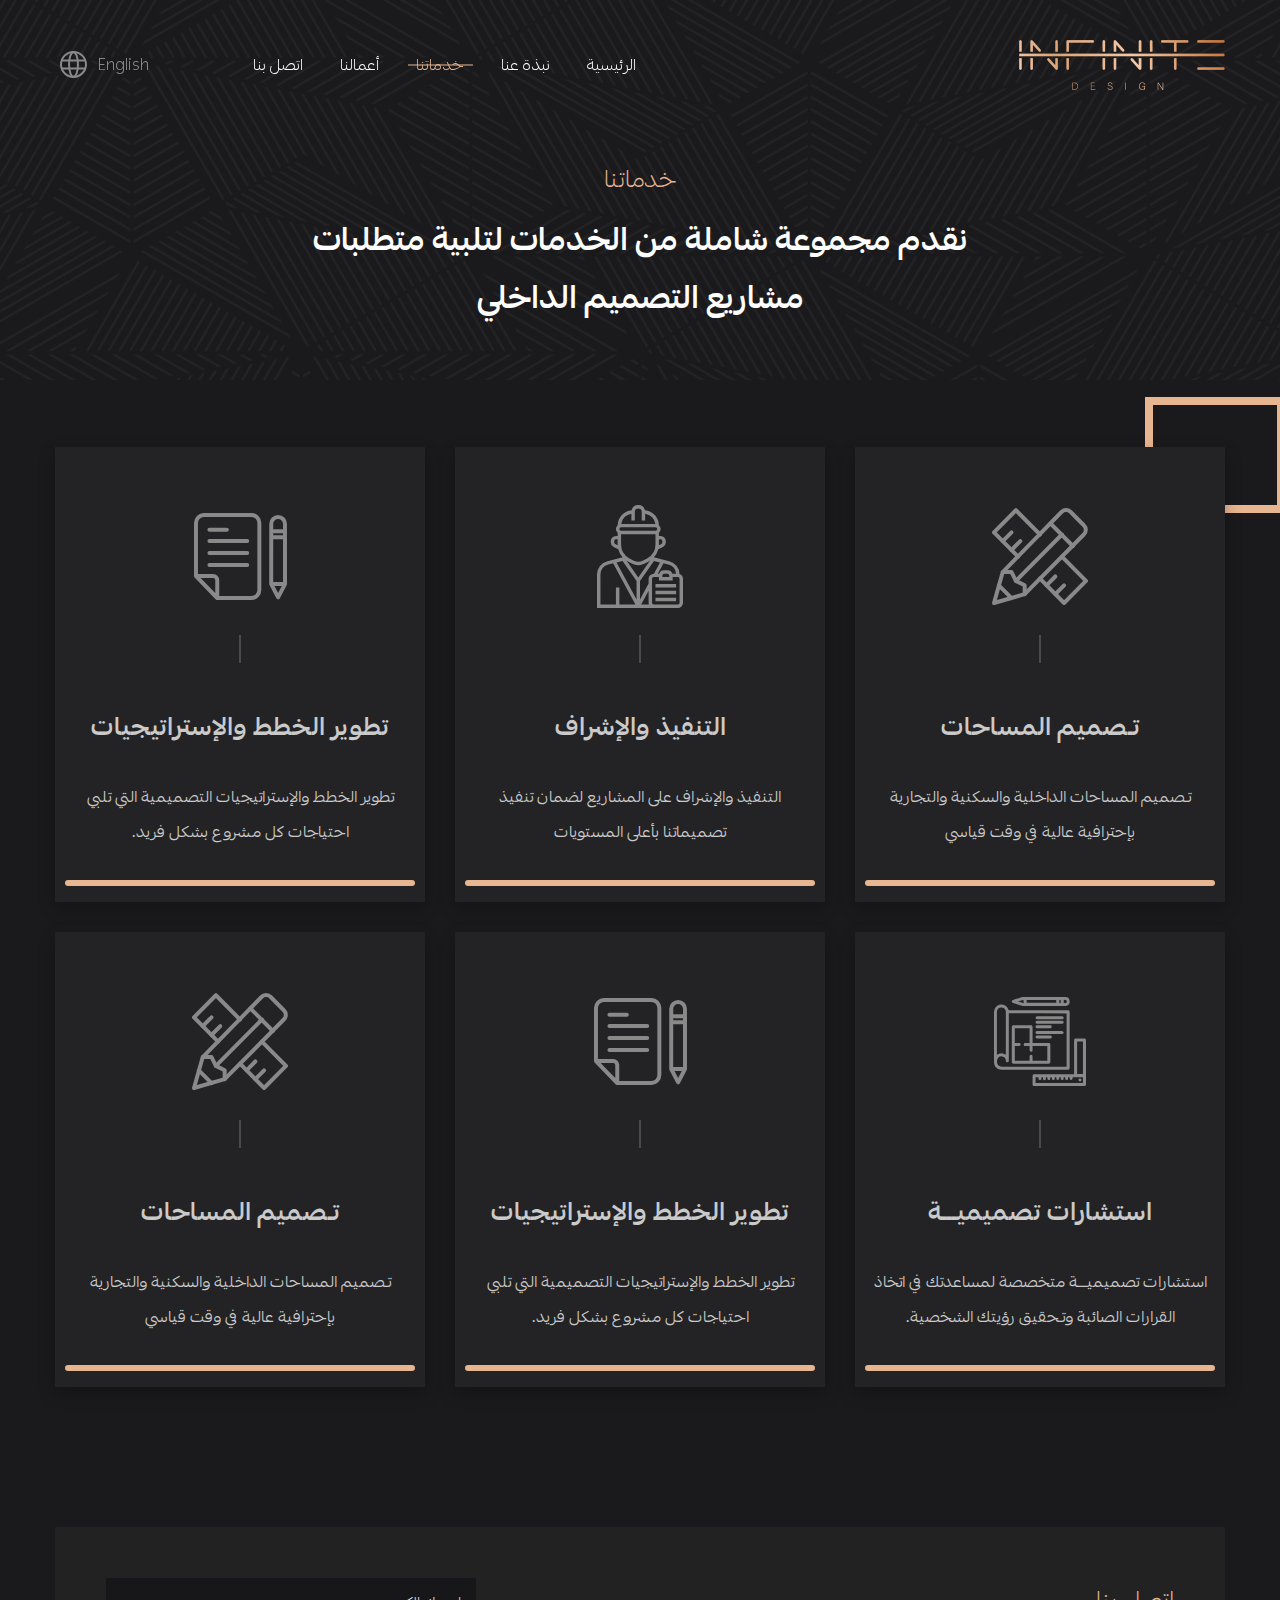
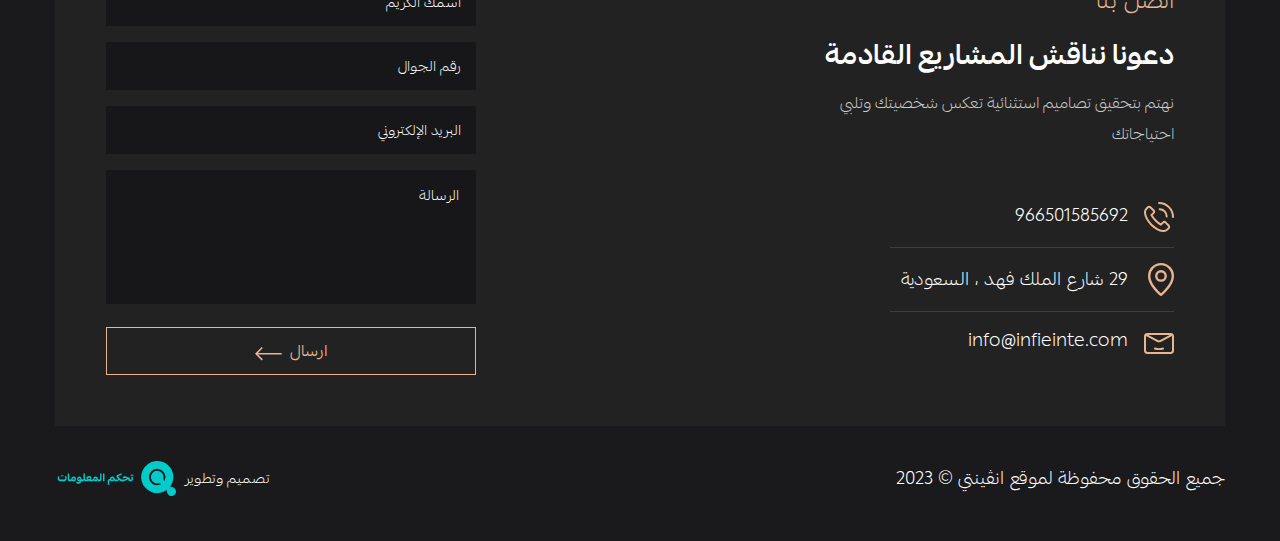
<file: services.html>
<!DOCTYPE html>
<html dir="rtl" lang="ar">
  <head>
    <meta charset="UTF-8" />
    <meta
      name="viewport"
      content="width=device-width, initial-scale=1, shrink-to-fit=no, user-scalable=no"
    />
    <title>INFINITE | SERVICES</title>
    <link rel="shortcut icon" type="img/png" href="images/favicon.png" />
    <!-- <link rel="stylesheet" href="css/bootstrap.min.css" /> -->
    <link rel="stylesheet" href="css/bootstrap.rtl.min.css" />
    <link rel="stylesheet" href="css/line-awesome.css" />
    <link rel="stylesheet" href="css/swiper-bundle.min.css" />
    <link rel="stylesheet" href="css/fancybox.css" />
    <link rel="stylesheet" href="css/main.css" />
  </head>

  <body class="inner-page">
    <!-- Start Header -->
    <header>
      <div class="container">
        <div class="header">
          <a href="index.html" class="logo">
            <img src="images/logo.png" alt="INFINITE" class="img-fluid" />
          </a>
          <div class="menu-overlay"></div>
          <nav class="header-nav">
            <div class="header-nav-head">
              <a href="index.html" class="nav-logo">
                <img src="images/logo.png" class="img-fluid" />
              </a>
              <a role="button" class="menu-close">
                <svg
                  xmlns="http://www.w3.org/2000/svg"
                  width="14.977"
                  height="14.977"
                  viewBox="0 0 14.977 14.977"
                >
                  <path
                    id="Path_29519"
                    data-name="Path 29519"
                    d="M24.363,16.875H19.125V11.637a1.125,1.125,0,0,0-2.25,0v5.238H11.637A1.077,1.077,0,0,0,10.512,18a1.089,1.089,0,0,0,1.125,1.125h5.238v5.238A1.09,1.09,0,0,0,18,25.488a1.119,1.119,0,0,0,1.125-1.125V19.125h5.238a1.125,1.125,0,0,0,0-2.25Z"
                    transform="translate(-10.512 -10.512)"
                  />
                </svg>
              </a>
            </div>
            <ul class="nav-list list-unstyled">
              <li>
                <a href="index.html"> الرئيسية </a>
              </li>
              <li>
                <a href="about.html"> نبذة عنا </a>
              </li>
              <li>
                <a href="services.html" class="active"> خدماتنا </a>
              </li>
              <li>
                <a href="projects.html"> أعمالنا </a>
              </li>
              <li>
                <a href="contact.html"> اتصل بنا </a>
              </li>
            </ul>
            <a href="en/services.html" class="lang">
              <span class="label"> اللغه </span>
              <span class="text"> English </span>
              <i class="icon">
                <svg
                  xmlns="http://www.w3.org/2000/svg"
                  width="37.031"
                  height="37.031"
                  viewBox="0 0 37.031 37.031"
                >
                  <g transform="translate(6.33 6.172)">
                    <circle
                      cx="12.5"
                      cy="12.5"
                      r="12.5"
                      transform="translate(-0.33 -0.172)"
                      fill="none"
                      stroke-linecap="round"
                      stroke-linejoin="round"
                      stroke-width="2"
                    />
                    <ellipse
                      cx="4.459"
                      cy="12.344"
                      rx="4.459"
                      ry="12.344"
                      transform="translate(7.727)"
                      fill="none"
                      stroke-linecap="round"
                      stroke-linejoin="round"
                      stroke-width="2"
                    />
                    <g transform="translate(0.627 8.389)">
                      <path
                        d="M28.18,58.98H51.241"
                        transform="translate(-28.18 -58.98)"
                        fill="none"
                        stroke-linecap="round"
                        stroke-linejoin="round"
                        stroke-width="2"
                      />
                      <path
                        d="M28.18,91.02H51.241"
                        transform="translate(-28.18 -83.11)"
                        fill="none"
                        stroke-linecap="round"
                        stroke-linejoin="round"
                        stroke-width="2"
                      />
                    </g>
                  </g>
                </svg>
              </i>
            </a>
          </nav>

          <button class="menu-btn">
            <span class="hamburger-lines">
              <span class="line line1"></span>
              <span class="line line2"></span>
              <span class="line line3"></span>
            </span>
          </button>
        </div>
      </div>
    </header>
    <!-- End Header -->

    <!-- Start Services Page -->
    <section class="servicesArc-section big-main-pattern">
      <div class="container">
        <div class="servicesArc-cont main-pattern-content">
          <div class="sec-head">
            <h2 class="sec-title">خدماتنا</h2>
            <h3 class="sec-subtitle">
              نقدم مجموعة شاملة من الخدمات لتلبية متطلبات مشاريع التصميم الداخلي
            </h3>
          </div>
          <div class="services-list">
            <div class="service-item">
              <div class="service-icon">
                <a href="serviceSingle.html" class="icon-link">
                  <img src="images/services/01.svg" class="img-fluid" />
                </a>
              </div>
              <h3 class="service-name">
                <a href="serviceSingle.html" class="name-link">
                  تـصميم المساحات
                </a>
              </h3>
              <p class="service-desc">
                تـصميم المساحات الداخلية والسكنية والتجارية بإحترافية عالية في
                وقت قياسي
              </p>
            </div>
            <div class="service-item">
              <div class="service-icon">
                <a href="serviceSingle.html" class="icon-link">
                  <img src="images/services/02.svg" class="img-fluid" />
                </a>
              </div>
              <h3 class="service-name">
                <a href="serviceSingle.html" class="name-link">
                  التنفيذ والإشراف
                </a>
              </h3>
              <p class="service-desc">
                التنفيذ والإشراف على المشاريع لضمان تنفيذ تصميماتنا بأعلى
                المستويات
              </p>
            </div>
            <div class="service-item">
              <div class="service-icon">
                <a href="serviceSingle.html" class="icon-link">
                  <img src="images/services/03.svg" class="img-fluid" />
                </a>
              </div>
              <h3 class="service-name">
                <a href="serviceSingle.html" class="name-link">
                  تطوير الخطط والإستراتيجيات
                </a>
              </h3>
              <p class="service-desc">
                تطوير الخطط والإستراتيجيات التصميمية التي تلبي احتياجات كل مشروع
                بشكل فريد.
              </p>
            </div>
            <div class="service-item">
              <div class="service-icon">
                <a href="serviceSingle.html" class="icon-link">
                  <img src="images/services/04.svg" class="img-fluid" />
                </a>
              </div>
              <h3 class="service-name">
                <a href="serviceSingle.html" class="name-link">
                  استشارات تصميميـــة
                </a>
              </h3>
              <p class="service-desc">
                استشارات تصميميـــة متخصصة لمساعدتك في اتخاذ القرارات الصائبة
                وتـحقيق رؤيتك الشخصية.
              </p>
            </div>
            <div class="service-item">
              <div class="service-icon">
                <a href="serviceSingle.html" class="icon-link">
                  <img src="images/services/03.svg" class="img-fluid" />
                </a>
              </div>
              <h3 class="service-name">
                <a href="serviceSingle.html" class="name-link">
                  تطوير الخطط والإستراتيجيات
                </a>
              </h3>
              <p class="service-desc">
                تطوير الخطط والإستراتيجيات التصميمية التي تلبي احتياجات كل مشروع
                بشكل فريد.
              </p>
            </div>
            <div class="service-item">
              <div class="service-icon">
                <a href="serviceSingle.html" class="icon-link">
                  <img src="images/services/01.svg" class="img-fluid" />
                </a>
              </div>
              <h3 class="service-name">
                <a href="serviceSingle.html" class="name-link">
                  تـصميم المساحات
                </a>
              </h3>
              <p class="service-desc">
                تـصميم المساحات الداخلية والسكنية والتجارية بإحترافية عالية في
                وقت قياسي
              </p>
            </div>
          </div>
        </div>
      </div>
    </section>
    <!-- End Services Page -->

    <!-- Start Footer -->
    <footer style="background-image: url(./images/contact/bg.jpg)">
      <!-- Start Contact -->
      <section class="contact-section">
        <div class="container">
          <div class="contact-cont">
            <div class="contact-card">
              <div class="contact-text">
                <div class="contact-head">
                  <h5 class="contact-title">اتصل بنا</h5>
                  <h3 class="contact-subtitle">دعونا نناقش المشاريع القادمة</h3>
                  <p class="contact-desc">
                    نهتم بتحقيق تصاميم استثنائية تعكس شخصيتك وتلبي احتياجاتك
                  </p>
                </div>
                <ul class="contact-methods list-unstyled">
                  <li class="contact-method">
                    <a href="tel:966501585692" class="method-value">
                      <span class="icon">
                        <img src="images/contact/01.svg" class="img-fluid" />
                      </span>
                      <span class="text"> 966501585692 </span>
                    </a>
                  </li>
                  <li class="contact-method">
                    <span class="method-value">
                      <span class="icon">
                        <img src="images/contact/02.svg" class="img-fluid" />
                      </span>
                      <span class="text"> 29 شارع الملك فهد ، السعودية </span>
                    </span>
                  </li>
                  <li class="contact-method">
                    <a href="mailto:info@infieinte.com" class="method-value">
                      <span class="icon">
                        <img src="images/contact/03.svg" class="img-fluid" />
                      </span>
                      <span class="text"> info@infieinte.com </span>
                    </a>
                  </li>
                </ul>
              </div>
              <div class="contact-form">
                <form>
                  <div class="form-group">
                    <input
                      type="text"
                      class="custom-input"
                      placeholder="اسمك الكريم"
                    />
                    <!-- If error exist add "has-error" to input -->
                    <!-- <span class="input-error"> الاسم مطلوب </span> -->
                  </div>
                  <div class="form-group">
                    <input
                      type="tel"
                      class="custom-input"
                      placeholder="رقم الجوال"
                    />
                  </div>
                  <div class="form-group">
                    <input
                      type="email"
                      class="custom-input"
                      placeholder="البريد الإلكتروني"
                    />
                  </div>
                  <div class="form-group">
                    <textarea
                      class="custom-input"
                      placeholder="الرسالة"
                    ></textarea>
                  </div>
                  <button type="submit" class="form-submit">
                    <span class="text"> ارسال </span>
                    <div class="icon">
                      <svg
                        xmlns="http://www.w3.org/2000/svg"
                        width="26.659"
                        height="13.464"
                        viewBox="0 0 26.659 13.464"
                      >
                        <path
                          d="M27.659,23.8H3.96l4.866,4.866L7.732,29.757,1,23.025l6.732-6.732,1.093,1.093L3.96,22.252h23.7Z"
                          transform="translate(-1 -16.293)"
                        />
                      </svg>
                    </div>
                  </button>
                </form>
              </div>
            </div>
          </div>
        </div>
      </section>
      <!-- End Contact -->

      <!-- Start Copyrights -->
      <section class="copyrights-section">
        <div class="container">
          <div class="copyrights-cont">
            <p class="site-copyright">
              جميع الحقوق محفوظة لموقع انڤينتي © 2023
            </p>
            <p class="tahqom-copyright">
              تصميم وتطوير
              <a href="https://tahaqom.com/" target="_blank">
                <img src="images/tahaqom.svg" class="img-fluid" />
              </a>
            </p>
          </div>
        </div>
      </section>
      <!-- End Copyrights -->
    </footer>
    <!-- End Footer -->
    <script src="js/jquery.min.js"></script>
    <script src="js/popper.min.js"></script>
    <script src="js/bootstrap.min.js"></script>
    <script src="js/swiper-bundle.min.js"></script>
    <script src="js/lazyload.js"></script>
    <script src="js/fancybox.umd.js"></script>
    <script src="js/mixitup.min.js"></script>
    <script src="js/main.js"></script>
  </body>
</html>
</file>
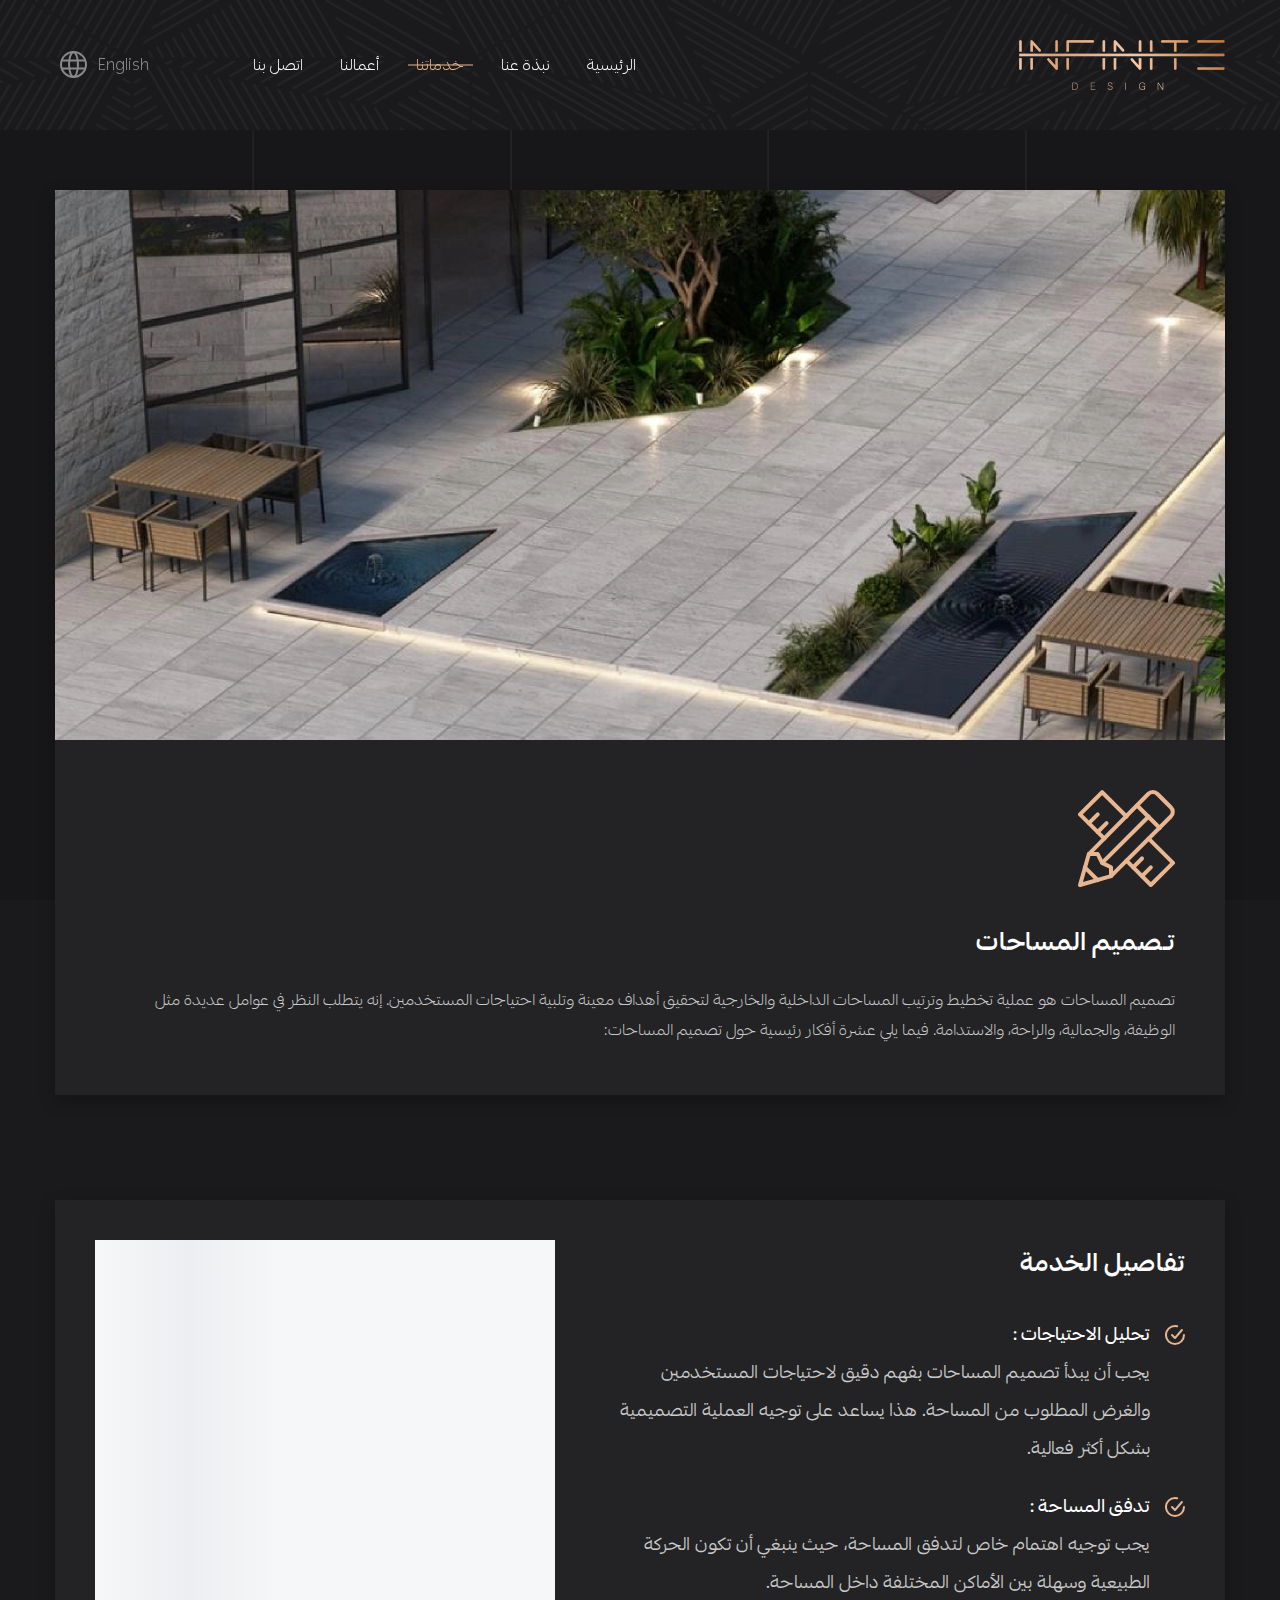
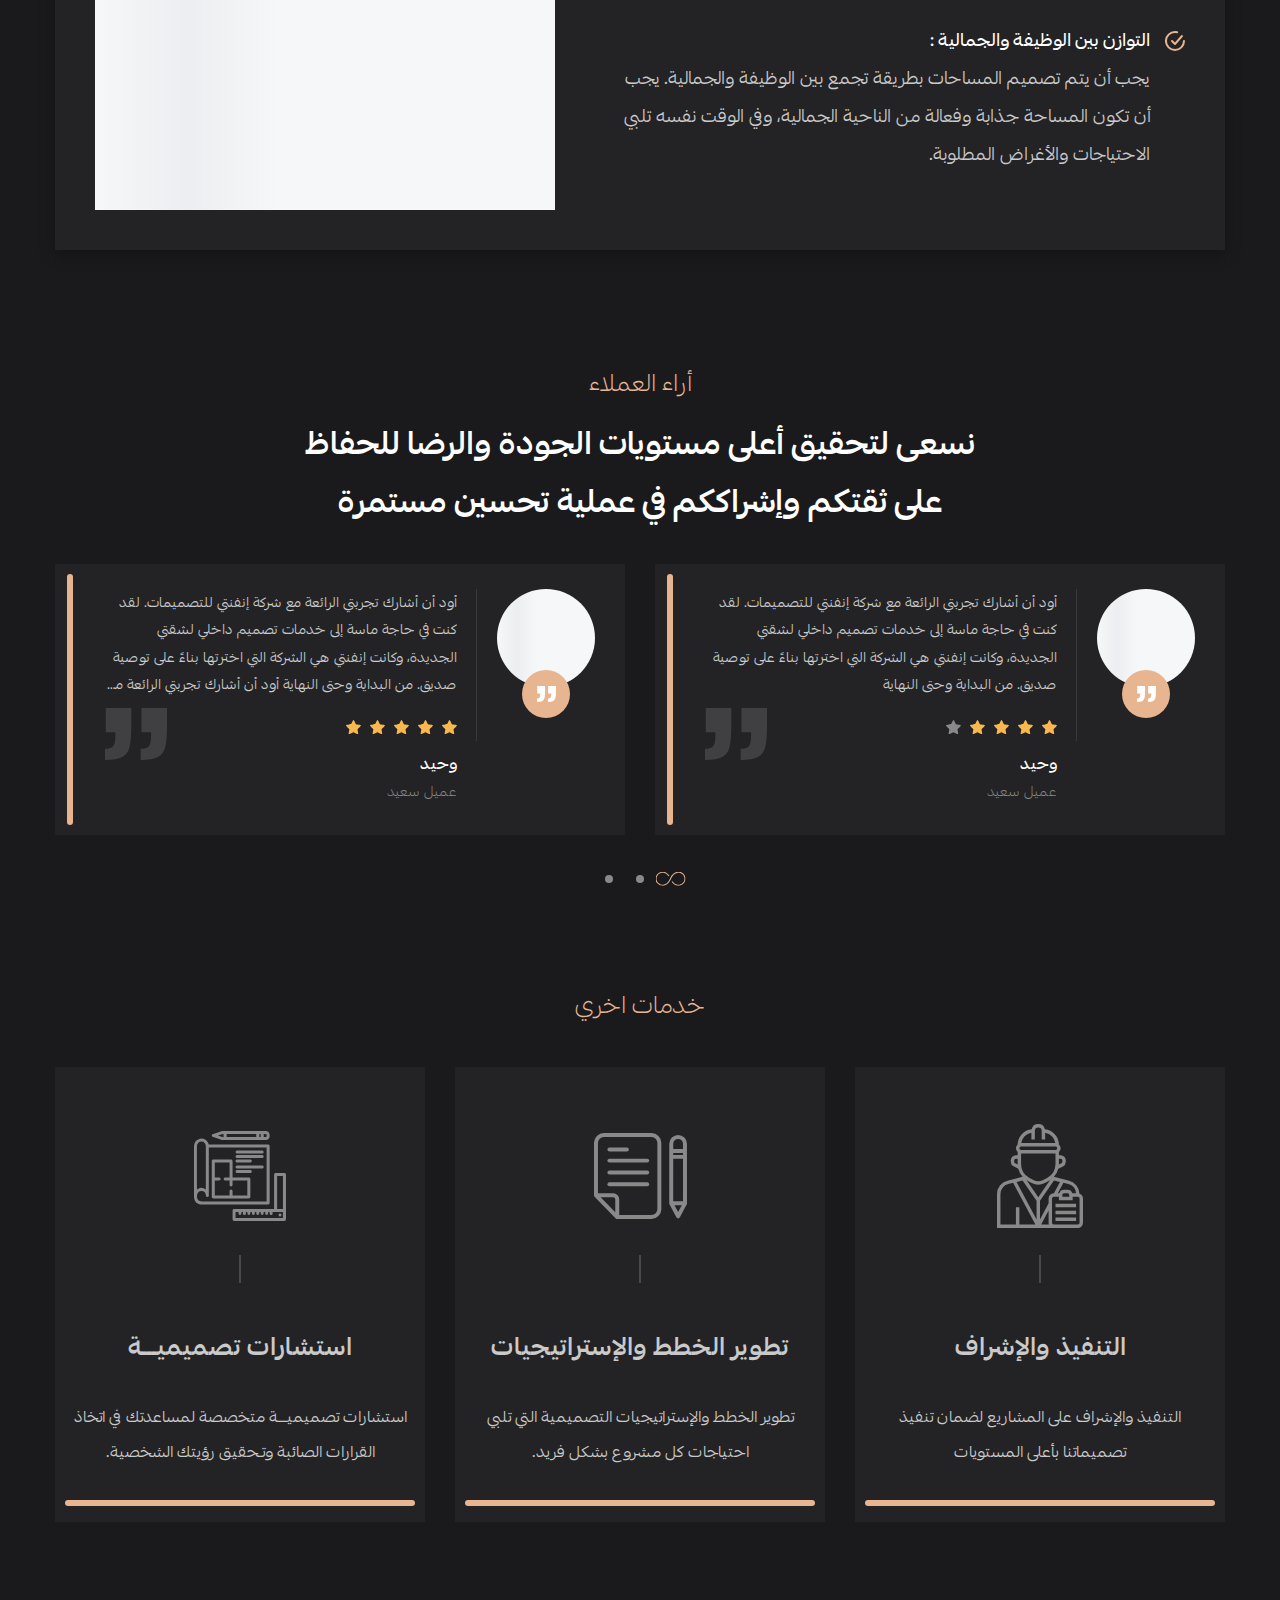
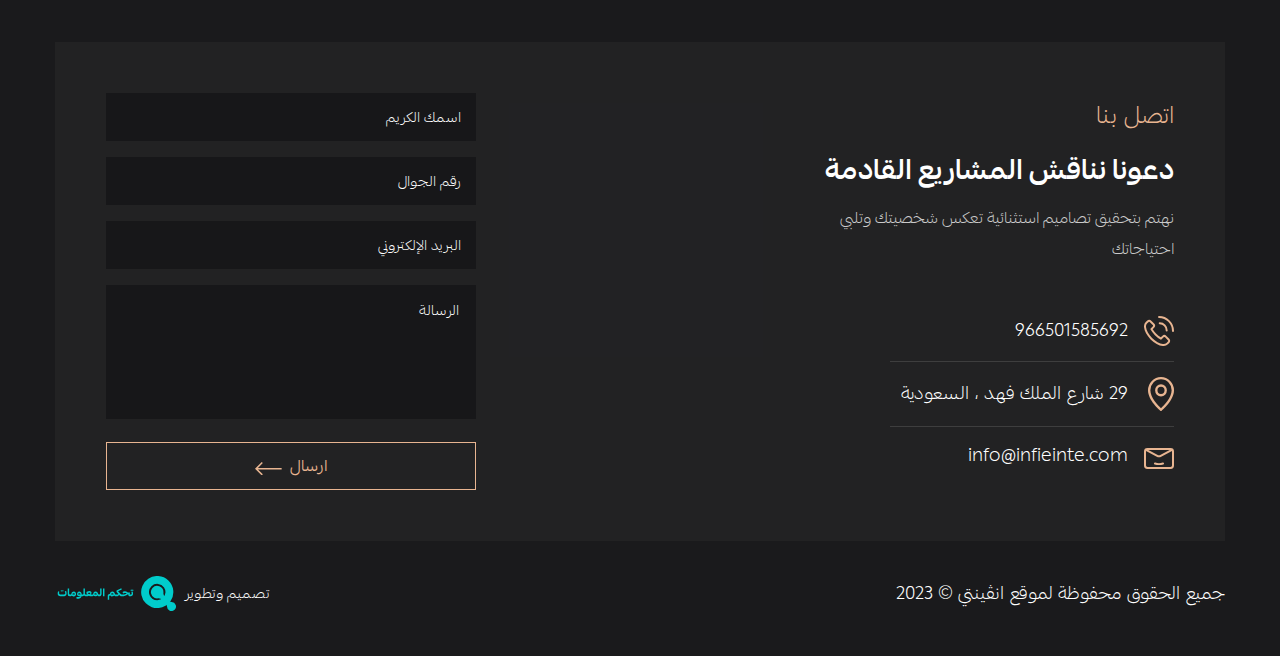
<file: serviceSingle.html>
<!DOCTYPE html>
<html dir="rtl" lang="ar">
  <head>
    <meta charset="UTF-8" />
    <meta
      name="viewport"
      content="width=device-width, initial-scale=1, shrink-to-fit=no, user-scalable=no"
    />
    <title>INFINITE | SERVICE</title>
    <link rel="shortcut icon" type="img/png" href="images/favicon.png" />
    <!-- <link rel="stylesheet" href="css/bootstrap.min.css" /> -->
    <link rel="stylesheet" href="css/bootstrap.rtl.min.css" />
    <link rel="stylesheet" href="css/line-awesome.css" />
    <link rel="stylesheet" href="css/swiper-bundle.min.css" />
    <link rel="stylesheet" href="css/fancybox.css" />
    <link rel="stylesheet" href="css/main.css" />
  </head>

  <body class="inner-page">
    <!-- Start Header -->
    <header>
      <div class="container">
        <div class="header">
          <a href="index.html" class="logo">
            <img src="images/logo.png" alt="INFINITE" class="img-fluid" />
          </a>
          <div class="menu-overlay"></div>
          <nav class="header-nav">
            <div class="header-nav-head">
              <a href="index.html" class="nav-logo">
                <img src="images/logo.png" class="img-fluid" />
              </a>
              <a role="button" class="menu-close">
                <svg
                  xmlns="http://www.w3.org/2000/svg"
                  width="14.977"
                  height="14.977"
                  viewBox="0 0 14.977 14.977"
                >
                  <path
                    id="Path_29519"
                    data-name="Path 29519"
                    d="M24.363,16.875H19.125V11.637a1.125,1.125,0,0,0-2.25,0v5.238H11.637A1.077,1.077,0,0,0,10.512,18a1.089,1.089,0,0,0,1.125,1.125h5.238v5.238A1.09,1.09,0,0,0,18,25.488a1.119,1.119,0,0,0,1.125-1.125V19.125h5.238a1.125,1.125,0,0,0,0-2.25Z"
                    transform="translate(-10.512 -10.512)"
                  />
                </svg>
              </a>
            </div>
            <ul class="nav-list list-unstyled">
              <li>
                <a href="index.html"> الرئيسية </a>
              </li>
              <li>
                <a href="about.html"> نبذة عنا </a>
              </li>
              <li>
                <a href="services.html" class="active"> خدماتنا </a>
              </li>
              <li>
                <a href="projects.html"> أعمالنا </a>
              </li>
              <li>
                <a href="contact.html"> اتصل بنا </a>
              </li>
            </ul>
            <a href="en/serviceSingle.html" class="lang">
              <span class="label"> اللغه </span>
              <span class="text"> English </span>
              <i class="icon">
                <svg
                  xmlns="http://www.w3.org/2000/svg"
                  width="37.031"
                  height="37.031"
                  viewBox="0 0 37.031 37.031"
                >
                  <g transform="translate(6.33 6.172)">
                    <circle
                      cx="12.5"
                      cy="12.5"
                      r="12.5"
                      transform="translate(-0.33 -0.172)"
                      fill="none"
                      stroke-linecap="round"
                      stroke-linejoin="round"
                      stroke-width="2"
                    />
                    <ellipse
                      cx="4.459"
                      cy="12.344"
                      rx="4.459"
                      ry="12.344"
                      transform="translate(7.727)"
                      fill="none"
                      stroke-linecap="round"
                      stroke-linejoin="round"
                      stroke-width="2"
                    />
                    <g transform="translate(0.627 8.389)">
                      <path
                        d="M28.18,58.98H51.241"
                        transform="translate(-28.18 -58.98)"
                        fill="none"
                        stroke-linecap="round"
                        stroke-linejoin="round"
                        stroke-width="2"
                      />
                      <path
                        d="M28.18,91.02H51.241"
                        transform="translate(-28.18 -83.11)"
                        fill="none"
                        stroke-linecap="round"
                        stroke-linejoin="round"
                        stroke-width="2"
                      />
                    </g>
                  </g>
                </svg>
              </i>
            </a>
          </nav>

          <button class="menu-btn">
            <span class="hamburger-lines">
              <span class="line line1"></span>
              <span class="line line2"></span>
              <span class="line line3"></span>
            </span>
          </button>
        </div>
      </div>
    </header>
    <!-- End Header -->

    <!-- Start Services Page -->
    <section class="servicesSingle-main-section small-main-pattern">
      <div class="container">
        <div class="servicesSingle-main-cont main-pattern-content">
          <div class="servicesSingle-main-card">
            <div class="serviceCard-img">
              <div class="img-holder loading-img lazy-img-parent">
                <img data-src="images/serviceSingle/01.jpg" class="lazy-img" />
              </div>
            </div>
            <div class="serviceCard-text">
              <div class="service-icon">
                <img src="images/services/01.svg" class="img-fluid" />
              </div>
              <h4 class="service-title">تـصميم المساحات</h4>
              <p class="service-desc">
                تصميم المساحات هو عملية تخطيط وترتيب المساحات الداخلية والخارجية
                لتحقيق أهداف معينة وتلبية احتياجات المستخدمين. إنه يتطلب النظر
                في عوامل عديدة مثل الوظيفة، والجمالية، والراحة، والاستدامة. فيما
                يلي عشرة أفكار رئيسية حول تصميم المساحات:
              </p>
            </div>
          </div>
        </div>
      </div>
    </section>

    <section class="servicesSingle-details-section">
      <div class="container">
        <div class="servicesSingle-details-cont">
          <div class="servicesSingle-details-card">
            <div class="detailsCard-flex">
              <div class="detailsCard-list">
                <h4 class="list-title">تفاصيل الخدمة</h4>
                <ul class="list-unstyled">
                  <li>
                    <h6 class="item-title">تحليل الاحتياجات :</h6>
                    <p>
                      يجب أن يبدأ تصميم المساحات بفهم دقيق لاحتياجات المستخدمين
                      والغرض المطلوب من المساحة. هذا يساعد على توجيه العملية
                      التصميمية بشكل أكثر فعالية.
                    </p>
                  </li>
                  <li>
                    <h6 class="item-title">تدفق المساحة :</h6>
                    <p>
                      يجب توجيه اهتمام خاص لتدفق المساحة، حيث ينبغي أن تكون
                      الحركة الطبيعية وسهلة بين الأماكن المختلفة داخل المساحة.
                    </p>
                  </li>
                  <li>
                    <h6 class="item-title">التوازن بين الوظيفة والجمالية :</h6>
                    <p>
                      يجب أن يتم تصميم المساحات بطريقة تجمع بين الوظيفة
                      والجمالية. يجب أن تكون المساحة جذابة وفعالة من الناحية
                      الجمالية، وفي الوقت نفسه تلبي الاحتياجات والأغراض
                      المطلوبة.
                    </p>
                  </li>
                </ul>
              </div>
              <div class="detailsCard-img">
                <div class="img-holder loading-img lazy-img-parent">
                  <img
                    data-src="images/serviceSingle/02.jpg"
                    class="lazy-img"
                  />
                </div>
              </div>
            </div>
          </div>
        </div>
      </div>
    </section>

    <section class="testimonials-section">
      <div class="container">
        <div class="testimonials-cont">
          <div class="sec-head">
            <h5 class="sec-title">أراء العملاء</h5>
            <h3 class="sec-subtitle">
              نسعى لتحقيق أعلى مستويات الجودة والرضا للحفاظ على ثقتكم وإشراككم
              في عملية تحسين مستمرة
            </h3>
          </div>
          <div class="testimonials-slider">
            <div class="swiper">
              <div class="swiper-wrapper">
                <div class="swiper-slide">
                  <div class="testimonial-item">
                    <div class="user-img">
                      <div class="img-holder loading-img lazy-img-parent">
                        <img
                          data-src="images/testimonials/01.png"
                          class="lazy-img"
                        />
                      </div>
                      <span class="pattern">
                        <img src="images/icons/quote.svg" alt="" />
                      </span>
                    </div>
                    <div class="testimonial-text">
                      <p class="review">
                        أود أن أشارك تجربتي الرائعة مع شركة إنفنتي للتصميمات.
                        لقد كنت في حاجة ماسة إلى خدمات تصميم داخلي لشقتي
                        الجديدة، وكانت إنفنتي هي الشركة التي اخترتها بناءً على
                        توصية صديق. من البداية وحتى النهاية
                      </p>
                      <div class="rating">
                        <span class="active">
                          <svg
                            xmlns="http://www.w3.org/2000/svg"
                            width="14.986"
                            height="14.273"
                            viewBox="0 0 14.986 14.273"
                          >
                            <path
                              id="Path_29847"
                              data-name="Path 29847"
                              d="M-55.8,55.3c-.533.38-3.954-2.027-4.609-2.033s-4.115,2.347-4.642,1.958.712-4.376.514-5-3.51-3.177-3.3-3.8,4.394-.677,4.927-1.057,1.946-4.31,2.6-4.3,2,3.958,2.531,4.346,4.712.513,4.909,1.136-3.156,3.123-3.363,3.743S-55.27,54.916-55.8,55.3Z"
                              transform="translate(67.851 -41.064)"
                            />
                          </svg>
                        </span>
                        <span class="active">
                          <svg
                            xmlns="http://www.w3.org/2000/svg"
                            width="14.986"
                            height="14.273"
                            viewBox="0 0 14.986 14.273"
                          >
                            <path
                              id="Path_29847"
                              data-name="Path 29847"
                              d="M-55.8,55.3c-.533.38-3.954-2.027-4.609-2.033s-4.115,2.347-4.642,1.958.712-4.376.514-5-3.51-3.177-3.3-3.8,4.394-.677,4.927-1.057,1.946-4.31,2.6-4.3,2,3.958,2.531,4.346,4.712.513,4.909,1.136-3.156,3.123-3.363,3.743S-55.27,54.916-55.8,55.3Z"
                              transform="translate(67.851 -41.064)"
                            />
                          </svg>
                        </span>
                        <span class="active">
                          <svg
                            xmlns="http://www.w3.org/2000/svg"
                            width="14.986"
                            height="14.273"
                            viewBox="0 0 14.986 14.273"
                          >
                            <path
                              id="Path_29847"
                              data-name="Path 29847"
                              d="M-55.8,55.3c-.533.38-3.954-2.027-4.609-2.033s-4.115,2.347-4.642,1.958.712-4.376.514-5-3.51-3.177-3.3-3.8,4.394-.677,4.927-1.057,1.946-4.31,2.6-4.3,2,3.958,2.531,4.346,4.712.513,4.909,1.136-3.156,3.123-3.363,3.743S-55.27,54.916-55.8,55.3Z"
                              transform="translate(67.851 -41.064)"
                            />
                          </svg>
                        </span>
                        <span class="active">
                          <svg
                            xmlns="http://www.w3.org/2000/svg"
                            width="14.986"
                            height="14.273"
                            viewBox="0 0 14.986 14.273"
                          >
                            <path
                              id="Path_29847"
                              data-name="Path 29847"
                              d="M-55.8,55.3c-.533.38-3.954-2.027-4.609-2.033s-4.115,2.347-4.642,1.958.712-4.376.514-5-3.51-3.177-3.3-3.8,4.394-.677,4.927-1.057,1.946-4.31,2.6-4.3,2,3.958,2.531,4.346,4.712.513,4.909,1.136-3.156,3.123-3.363,3.743S-55.27,54.916-55.8,55.3Z"
                              transform="translate(67.851 -41.064)"
                            />
                          </svg>
                        </span>
                        <span>
                          <svg
                            xmlns="http://www.w3.org/2000/svg"
                            width="14.986"
                            height="14.273"
                            viewBox="0 0 14.986 14.273"
                          >
                            <path
                              id="Path_29847"
                              data-name="Path 29847"
                              d="M-55.8,55.3c-.533.38-3.954-2.027-4.609-2.033s-4.115,2.347-4.642,1.958.712-4.376.514-5-3.51-3.177-3.3-3.8,4.394-.677,4.927-1.057,1.946-4.31,2.6-4.3,2,3.958,2.531,4.346,4.712.513,4.909,1.136-3.156,3.123-3.363,3.743S-55.27,54.916-55.8,55.3Z"
                              transform="translate(67.851 -41.064)"
                            />
                          </svg>
                        </span>
                      </div>
                      <div class="user-info">
                        <h6 class="user-name">وحيد</h6>
                        <span class="user-position"> عميل سعيد </span>
                      </div>
                      <span class="pattern">
                        <img src="images/icons/quote.svg" alt="" />
                      </span>
                    </div>
                  </div>
                </div>
                <div class="swiper-slide">
                  <div class="testimonial-item">
                    <div class="user-img">
                      <div class="img-holder loading-img lazy-img-parent">
                        <img
                          data-src="images/testimonials/02.jpg"
                          class="lazy-img"
                        />
                      </div>
                      <span class="pattern">
                        <img src="images/icons/quote.svg" alt="" />
                      </span>
                    </div>
                    <div class="testimonial-text">
                      <p class="review">
                        أود أن أشارك تجربتي الرائعة مع شركة إنفنتي للتصميمات.
                        لقد كنت في حاجة ماسة إلى خدمات تصميم داخلي لشقتي
                        الجديدة، وكانت إنفنتي هي الشركة التي اخترتها بناءً على
                        توصية صديق. من البداية وحتى النهاية أود أن أشارك تجربتي
                        الرائعة مع شركة إنفنتي للتصميمات. لقد كنت في حاجة ماسة
                        إلى خدمات تصميم داخلي لشقتي الجديدة، وكانت إنفنتي هي
                        الشركة التي اخترتها بناءً على توصية صديق. من البداية
                        وحتى النهاية
                      </p>
                      <div class="rating">
                        <span class="active">
                          <svg
                            xmlns="http://www.w3.org/2000/svg"
                            width="14.986"
                            height="14.273"
                            viewBox="0 0 14.986 14.273"
                          >
                            <path
                              id="Path_29847"
                              data-name="Path 29847"
                              d="M-55.8,55.3c-.533.38-3.954-2.027-4.609-2.033s-4.115,2.347-4.642,1.958.712-4.376.514-5-3.51-3.177-3.3-3.8,4.394-.677,4.927-1.057,1.946-4.31,2.6-4.3,2,3.958,2.531,4.346,4.712.513,4.909,1.136-3.156,3.123-3.363,3.743S-55.27,54.916-55.8,55.3Z"
                              transform="translate(67.851 -41.064)"
                            />
                          </svg>
                        </span>
                        <span class="active">
                          <svg
                            xmlns="http://www.w3.org/2000/svg"
                            width="14.986"
                            height="14.273"
                            viewBox="0 0 14.986 14.273"
                          >
                            <path
                              id="Path_29847"
                              data-name="Path 29847"
                              d="M-55.8,55.3c-.533.38-3.954-2.027-4.609-2.033s-4.115,2.347-4.642,1.958.712-4.376.514-5-3.51-3.177-3.3-3.8,4.394-.677,4.927-1.057,1.946-4.31,2.6-4.3,2,3.958,2.531,4.346,4.712.513,4.909,1.136-3.156,3.123-3.363,3.743S-55.27,54.916-55.8,55.3Z"
                              transform="translate(67.851 -41.064)"
                            />
                          </svg>
                        </span>
                        <span class="active">
                          <svg
                            xmlns="http://www.w3.org/2000/svg"
                            width="14.986"
                            height="14.273"
                            viewBox="0 0 14.986 14.273"
                          >
                            <path
                              id="Path_29847"
                              data-name="Path 29847"
                              d="M-55.8,55.3c-.533.38-3.954-2.027-4.609-2.033s-4.115,2.347-4.642,1.958.712-4.376.514-5-3.51-3.177-3.3-3.8,4.394-.677,4.927-1.057,1.946-4.31,2.6-4.3,2,3.958,2.531,4.346,4.712.513,4.909,1.136-3.156,3.123-3.363,3.743S-55.27,54.916-55.8,55.3Z"
                              transform="translate(67.851 -41.064)"
                            />
                          </svg>
                        </span>
                        <span class="active">
                          <svg
                            xmlns="http://www.w3.org/2000/svg"
                            width="14.986"
                            height="14.273"
                            viewBox="0 0 14.986 14.273"
                          >
                            <path
                              id="Path_29847"
                              data-name="Path 29847"
                              d="M-55.8,55.3c-.533.38-3.954-2.027-4.609-2.033s-4.115,2.347-4.642,1.958.712-4.376.514-5-3.51-3.177-3.3-3.8,4.394-.677,4.927-1.057,1.946-4.31,2.6-4.3,2,3.958,2.531,4.346,4.712.513,4.909,1.136-3.156,3.123-3.363,3.743S-55.27,54.916-55.8,55.3Z"
                              transform="translate(67.851 -41.064)"
                            />
                          </svg>
                        </span>
                        <span class="active">
                          <svg
                            xmlns="http://www.w3.org/2000/svg"
                            width="14.986"
                            height="14.273"
                            viewBox="0 0 14.986 14.273"
                          >
                            <path
                              id="Path_29847"
                              data-name="Path 29847"
                              d="M-55.8,55.3c-.533.38-3.954-2.027-4.609-2.033s-4.115,2.347-4.642,1.958.712-4.376.514-5-3.51-3.177-3.3-3.8,4.394-.677,4.927-1.057,1.946-4.31,2.6-4.3,2,3.958,2.531,4.346,4.712.513,4.909,1.136-3.156,3.123-3.363,3.743S-55.27,54.916-55.8,55.3Z"
                              transform="translate(67.851 -41.064)"
                            />
                          </svg>
                        </span>
                      </div>
                      <div class="user-info">
                        <h6 class="user-name">وحيد</h6>
                        <span class="user-position"> عميل سعيد </span>
                      </div>
                      <span class="pattern">
                        <img src="images/icons/quote.svg" alt="" />
                      </span>
                    </div>
                  </div>
                </div>
                <div class="swiper-slide">
                  <div class="testimonial-item">
                    <div class="user-img">
                      <div class="img-holder loading-img lazy-img-parent">
                        <img
                          data-src="images/testimonials/03.jpg"
                          class="lazy-img"
                        />
                      </div>
                      <span class="pattern">
                        <img src="images/icons/quote.svg" alt="" />
                      </span>
                    </div>
                    <div class="testimonial-text">
                      <p class="review">
                        أود أن أشارك تجربتي الرائعة مع شركة إنفنتي للتصميمات.
                      </p>
                      <div class="rating">
                        <span class="active">
                          <svg
                            xmlns="http://www.w3.org/2000/svg"
                            width="14.986"
                            height="14.273"
                            viewBox="0 0 14.986 14.273"
                          >
                            <path
                              id="Path_29847"
                              data-name="Path 29847"
                              d="M-55.8,55.3c-.533.38-3.954-2.027-4.609-2.033s-4.115,2.347-4.642,1.958.712-4.376.514-5-3.51-3.177-3.3-3.8,4.394-.677,4.927-1.057,1.946-4.31,2.6-4.3,2,3.958,2.531,4.346,4.712.513,4.909,1.136-3.156,3.123-3.363,3.743S-55.27,54.916-55.8,55.3Z"
                              transform="translate(67.851 -41.064)"
                            />
                          </svg>
                        </span>
                        <span class="active">
                          <svg
                            xmlns="http://www.w3.org/2000/svg"
                            width="14.986"
                            height="14.273"
                            viewBox="0 0 14.986 14.273"
                          >
                            <path
                              id="Path_29847"
                              data-name="Path 29847"
                              d="M-55.8,55.3c-.533.38-3.954-2.027-4.609-2.033s-4.115,2.347-4.642,1.958.712-4.376.514-5-3.51-3.177-3.3-3.8,4.394-.677,4.927-1.057,1.946-4.31,2.6-4.3,2,3.958,2.531,4.346,4.712.513,4.909,1.136-3.156,3.123-3.363,3.743S-55.27,54.916-55.8,55.3Z"
                              transform="translate(67.851 -41.064)"
                            />
                          </svg>
                        </span>
                        <span class="active">
                          <svg
                            xmlns="http://www.w3.org/2000/svg"
                            width="14.986"
                            height="14.273"
                            viewBox="0 0 14.986 14.273"
                          >
                            <path
                              id="Path_29847"
                              data-name="Path 29847"
                              d="M-55.8,55.3c-.533.38-3.954-2.027-4.609-2.033s-4.115,2.347-4.642,1.958.712-4.376.514-5-3.51-3.177-3.3-3.8,4.394-.677,4.927-1.057,1.946-4.31,2.6-4.3,2,3.958,2.531,4.346,4.712.513,4.909,1.136-3.156,3.123-3.363,3.743S-55.27,54.916-55.8,55.3Z"
                              transform="translate(67.851 -41.064)"
                            />
                          </svg>
                        </span>
                        <span class="active">
                          <svg
                            xmlns="http://www.w3.org/2000/svg"
                            width="14.986"
                            height="14.273"
                            viewBox="0 0 14.986 14.273"
                          >
                            <path
                              id="Path_29847"
                              data-name="Path 29847"
                              d="M-55.8,55.3c-.533.38-3.954-2.027-4.609-2.033s-4.115,2.347-4.642,1.958.712-4.376.514-5-3.51-3.177-3.3-3.8,4.394-.677,4.927-1.057,1.946-4.31,2.6-4.3,2,3.958,2.531,4.346,4.712.513,4.909,1.136-3.156,3.123-3.363,3.743S-55.27,54.916-55.8,55.3Z"
                              transform="translate(67.851 -41.064)"
                            />
                          </svg>
                        </span>
                        <span>
                          <svg
                            xmlns="http://www.w3.org/2000/svg"
                            width="14.986"
                            height="14.273"
                            viewBox="0 0 14.986 14.273"
                          >
                            <path
                              id="Path_29847"
                              data-name="Path 29847"
                              d="M-55.8,55.3c-.533.38-3.954-2.027-4.609-2.033s-4.115,2.347-4.642,1.958.712-4.376.514-5-3.51-3.177-3.3-3.8,4.394-.677,4.927-1.057,1.946-4.31,2.6-4.3,2,3.958,2.531,4.346,4.712.513,4.909,1.136-3.156,3.123-3.363,3.743S-55.27,54.916-55.8,55.3Z"
                              transform="translate(67.851 -41.064)"
                            />
                          </svg>
                        </span>
                      </div>
                      <div class="user-info">
                        <h6 class="user-name">مها الدباسي</h6>
                        <span class="user-position"> عميل سعيد </span>
                      </div>
                      <span class="pattern">
                        <img src="images/icons/quote.svg" alt="" />
                      </span>
                    </div>
                  </div>
                </div>
              </div>
            </div>
            <div class="swiper-pagination"></div>
          </div>
        </div>
      </div>
    </section>

    <section class="related-section">
      <div class="container">
        <div class="related-cont">
          <div class="sec-head">
            <h5 class="sec-title">خدمات اخري</h5>
          </div>
          <div class="services-slider">
            <div class="swiper">
              <div class="swiper-wrapper">
                <div class="swiper-slide">
                  <div class="service-item">
                    <div class="service-icon">
                      <a href="serviceSingle.html" class="icon-link">
                        <img src="images/services/02.svg" class="img-fluid" />
                      </a>
                    </div>
                    <h3 class="service-name">
                      <a href="serviceSingle.html" class="name-link">
                        التنفيذ والإشراف
                      </a>
                    </h3>
                    <p class="service-desc">
                      التنفيذ والإشراف على المشاريع لضمان تنفيذ تصميماتنا بأعلى
                      المستويات
                    </p>
                  </div>
                </div>
                <div class="swiper-slide">
                  <div class="service-item">
                    <div class="service-icon">
                      <a href="serviceSingle.html" class="icon-link">
                        <img src="images/services/03.svg" class="img-fluid" />
                      </a>
                    </div>
                    <h3 class="service-name">
                      <a href="serviceSingle.html" class="name-link">
                        تطوير الخطط والإستراتيجيات
                      </a>
                    </h3>
                    <p class="service-desc">
                      تطوير الخطط والإستراتيجيات التصميمية التي تلبي احتياجات كل
                      مشروع بشكل فريد.
                    </p>
                  </div>
                </div>
                <div class="swiper-slide">
                  <div class="service-item">
                    <div class="service-icon">
                      <a href="serviceSingle.html" class="icon-link">
                        <img src="images/services/04.svg" class="img-fluid" />
                      </a>
                    </div>
                    <h3 class="service-name">
                      <a href="serviceSingle.html" class="name-link">
                        استشارات تصميميـــة
                      </a>
                    </h3>
                    <p class="service-desc">
                      استشارات تصميميـــة متخصصة لمساعدتك في اتخاذ القرارات
                      الصائبة وتـحقيق رؤيتك الشخصية.
                    </p>
                  </div>
                </div>
                <div class="swiper-slide">
                  <div class="service-item">
                    <div class="service-icon">
                      <a href="serviceSingle.html" class="icon-link">
                        <img src="images/services/01.svg" class="img-fluid" />
                      </a>
                    </div>
                    <h3 class="service-name">
                      <a href="serviceSingle.html" class="name-link">
                        تـصميم المساحات
                      </a>
                    </h3>
                    <p class="service-desc">
                      تـصميم المساحات الداخلية والسكنية والتجارية بإحترافية
                      عالية في وقت قياسي
                    </p>
                  </div>
                </div>
              </div>
            </div>
            <div class="swiper-pagination"></div>
          </div>
        </div>
      </div>
    </section>

    <!-- End Services Page -->

    <!-- Start Footer -->
    <footer style="background-image: url(./images/contact/bg.jpg)">
      <!-- Start Contact -->
      <section class="contact-section">
        <div class="container">
          <div class="contact-cont">
            <div class="contact-card">
              <div class="contact-text">
                <div class="contact-head">
                  <h5 class="contact-title">اتصل بنا</h5>
                  <h3 class="contact-subtitle">دعونا نناقش المشاريع القادمة</h3>
                  <p class="contact-desc">
                    نهتم بتحقيق تصاميم استثنائية تعكس شخصيتك وتلبي احتياجاتك
                  </p>
                </div>
                <ul class="contact-methods list-unstyled">
                  <li class="contact-method">
                    <a href="tel:966501585692" class="method-value">
                      <span class="icon">
                        <img src="images/contact/01.svg" class="img-fluid" />
                      </span>
                      <span class="text"> 966501585692 </span>
                    </a>
                  </li>
                  <li class="contact-method">
                    <span class="method-value">
                      <span class="icon">
                        <img src="images/contact/02.svg" class="img-fluid" />
                      </span>
                      <span class="text"> 29 شارع الملك فهد ، السعودية </span>
                    </span>
                  </li>
                  <li class="contact-method">
                    <a href="mailto:info@infieinte.com" class="method-value">
                      <span class="icon">
                        <img src="images/contact/03.svg" class="img-fluid" />
                      </span>
                      <span class="text"> info@infieinte.com </span>
                    </a>
                  </li>
                </ul>
              </div>
              <div class="contact-form">
                <form>
                  <div class="form-group">
                    <input
                      type="text"
                      class="custom-input"
                      placeholder="اسمك الكريم"
                    />
                    <!-- If error exist add "has-error" to input -->
                    <!-- <span class="input-error"> الاسم مطلوب </span> -->
                  </div>
                  <div class="form-group">
                    <input
                      type="tel"
                      class="custom-input"
                      placeholder="رقم الجوال"
                    />
                  </div>
                  <div class="form-group">
                    <input
                      type="email"
                      class="custom-input"
                      placeholder="البريد الإلكتروني"
                    />
                  </div>
                  <div class="form-group">
                    <textarea
                      class="custom-input"
                      placeholder="الرسالة"
                    ></textarea>
                  </div>
                  <button type="submit" class="form-submit">
                    <span class="text"> ارسال </span>
                    <div class="icon">
                      <svg
                        xmlns="http://www.w3.org/2000/svg"
                        width="26.659"
                        height="13.464"
                        viewBox="0 0 26.659 13.464"
                      >
                        <path
                          d="M27.659,23.8H3.96l4.866,4.866L7.732,29.757,1,23.025l6.732-6.732,1.093,1.093L3.96,22.252h23.7Z"
                          transform="translate(-1 -16.293)"
                        />
                      </svg>
                    </div>
                  </button>
                </form>
              </div>
            </div>
          </div>
        </div>
      </section>
      <!-- End Contact -->

      <!-- Start Copyrights -->
      <section class="copyrights-section">
        <div class="container">
          <div class="copyrights-cont">
            <p class="site-copyright">
              جميع الحقوق محفوظة لموقع انڤينتي © 2023
            </p>
            <p class="tahqom-copyright">
              تصميم وتطوير
              <a href="https://tahaqom.com/" target="_blank">
                <img src="images/tahaqom.svg" class="img-fluid" />
              </a>
            </p>
          </div>
        </div>
      </section>
      <!-- End Copyrights -->
    </footer>
    <!-- End Footer -->
    <script src="js/jquery.min.js"></script>
    <script src="js/popper.min.js"></script>
    <script src="js/bootstrap.min.js"></script>
    <script src="js/swiper-bundle.min.js"></script>
    <script src="js/lazyload.js"></script>
    <script src="js/fancybox.umd.js"></script>
    <script src="js/mixitup.min.js"></script>
    <script src="js/main.js"></script>
  </body>
</html>
</file>
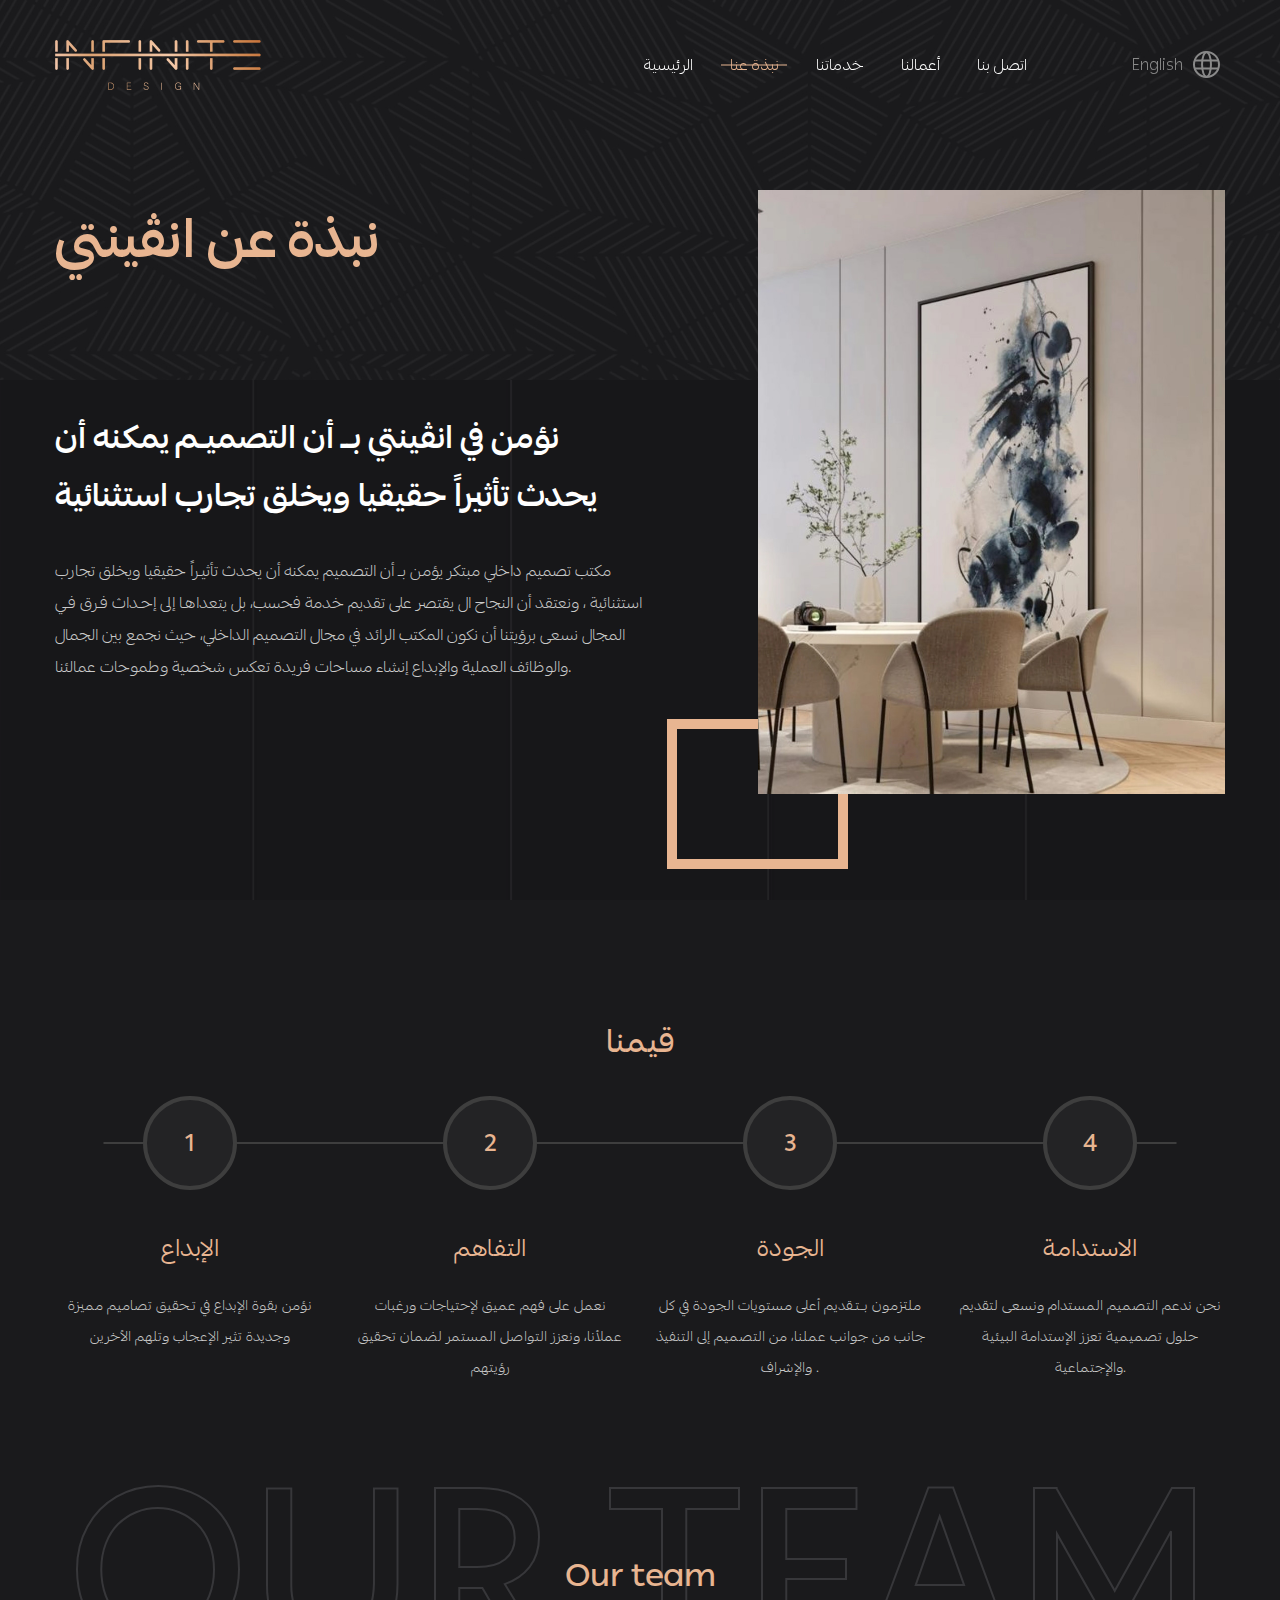
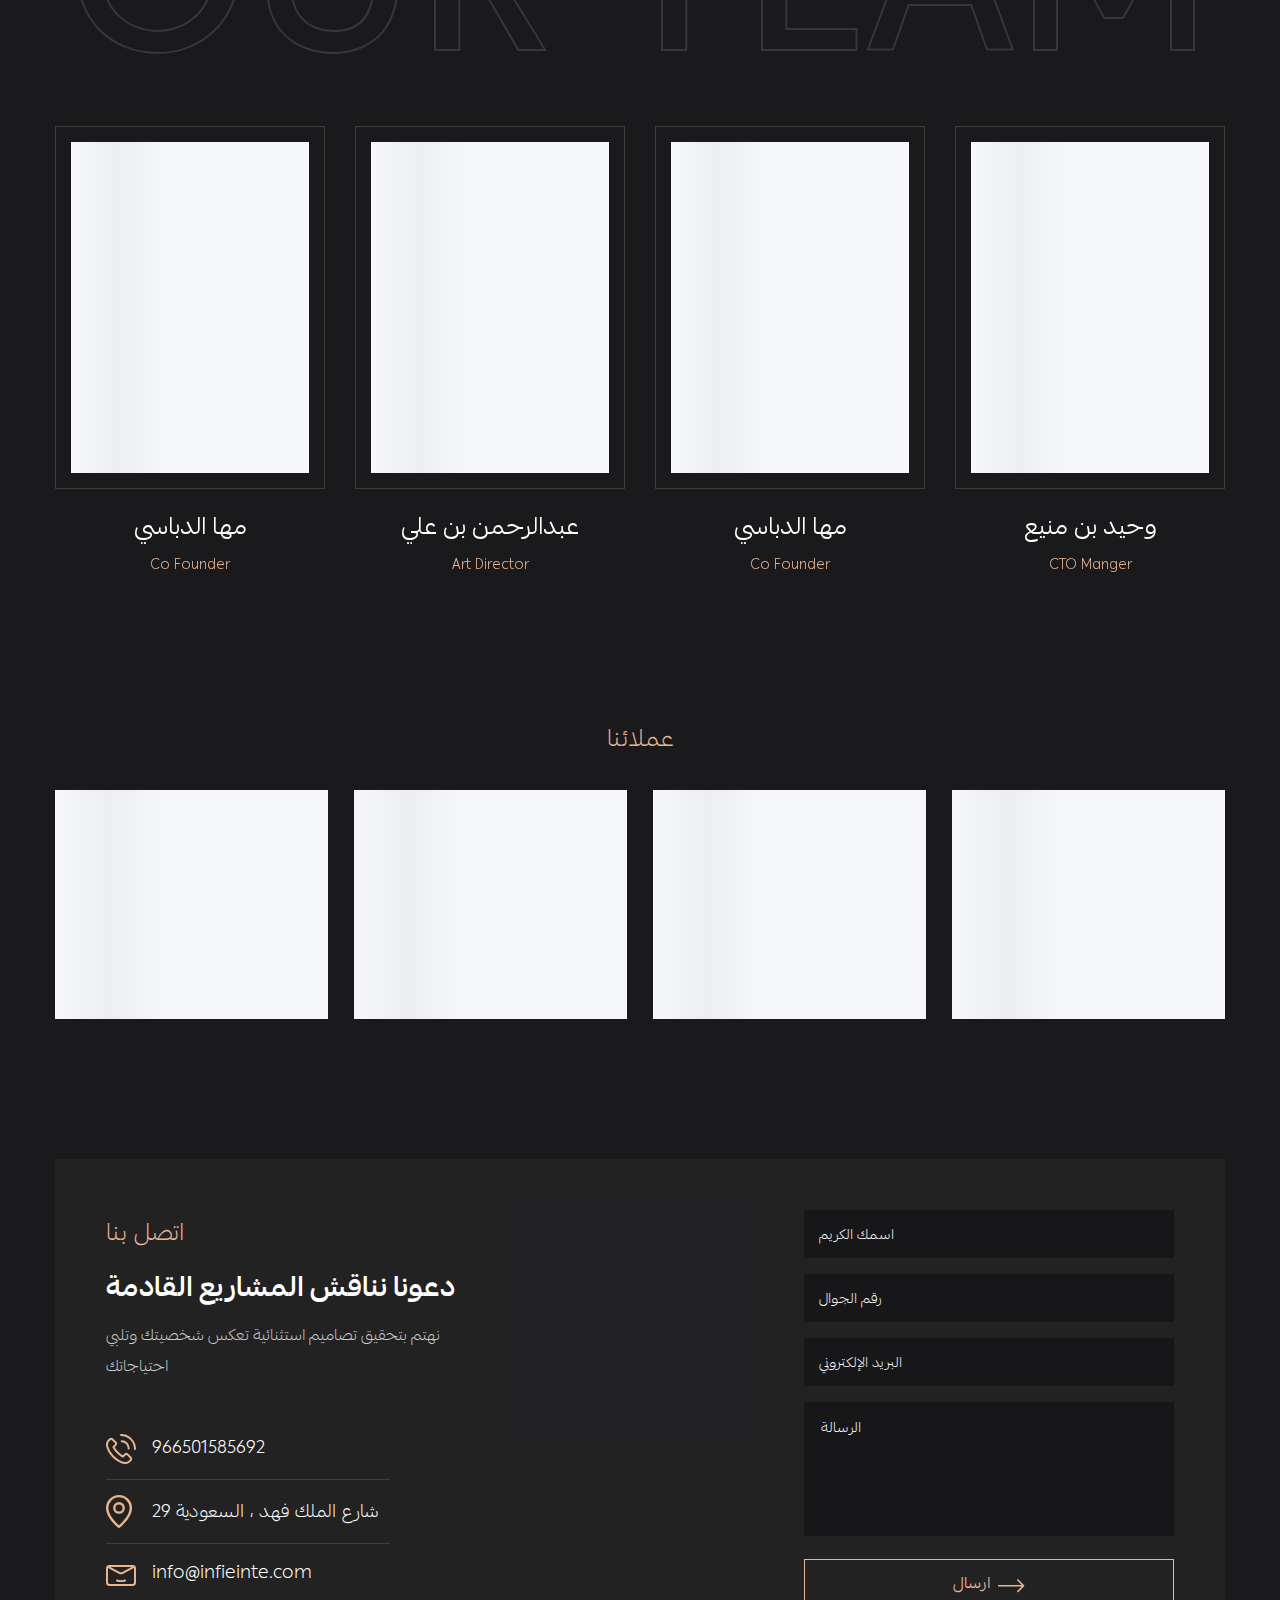
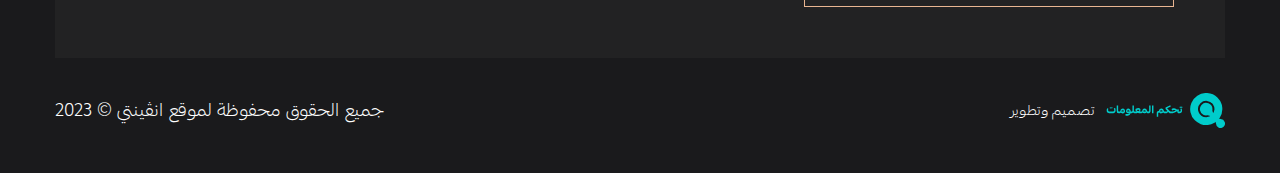
<file: en/about.html>
<!DOCTYPE html>
<html dir="ltr" lang="en">
  <head>
    <meta charset="UTF-8" />
    <meta
      name="viewport"
      content="width=device-width, initial-scale=1, shrink-to-fit=no, user-scalable=no"
    />
    <title>INFINITE | ABOUT</title>
    <link rel="shortcut icon" type="img/png" href="../images/favicon.png" />
    <link rel="stylesheet" href="../css/bootstrap.min.css" />
    <!-- <link rel="stylesheet" href="../css/bootstrap.rtl.min.css" /> -->
    <link rel="stylesheet" href="../css/line-awesome.css" />
    <link rel="stylesheet" href="../css/swiper-bundle.min.css" />
    <link rel="stylesheet" href="../css/fancybox.css" />
    <link rel="stylesheet" href="../css/main.css" />
  </head>

  <body class="inner-page">
    <!-- Start Header -->
    <header>
      <div class="container">
        <div class="header">
          <a href="index.html" class="logo">
            <img src="../images/logo.png" alt="INFINITE" class="img-fluid" />
          </a>
          <div class="menu-overlay"></div>
          <nav class="header-nav">
            <div class="header-nav-head">
              <a href="index.html" class="nav-logo">
                <img src="../images/logo.png" class="img-fluid" />
              </a>
              <a role="button" class="menu-close">
                <svg
                  xmlns="http://www.w3.org/2000/svg"
                  width="14.977"
                  height="14.977"
                  viewBox="0 0 14.977 14.977"
                >
                  <path
                    id="Path_29519"
                    data-name="Path 29519"
                    d="M24.363,16.875H19.125V11.637a1.125,1.125,0,0,0-2.25,0v5.238H11.637A1.077,1.077,0,0,0,10.512,18a1.089,1.089,0,0,0,1.125,1.125h5.238v5.238A1.09,1.09,0,0,0,18,25.488a1.119,1.119,0,0,0,1.125-1.125V19.125h5.238a1.125,1.125,0,0,0,0-2.25Z"
                    transform="translate(-10.512 -10.512)"
                  />
                </svg>
              </a>
            </div>
            <ul class="nav-list list-unstyled">
              <li>
                <a href="index.html"> الرئيسية </a>
              </li>
              <li>
                <a href="about.html" class="active"> نبذة عنا </a>
              </li>
              <li>
                <a href="services.html"> خدماتنا </a>
              </li>
              <li>
                <a href="projects.html"> أعمالنا </a>
              </li>
              <li>
                <a href="contact.html"> اتصل بنا </a>
              </li>
            </ul>
            <a href="../about.html" class="lang">
              <span class="label"> اللغه </span>
              <span class="text"> English </span>
              <i class="icon">
                <svg
                  xmlns="http://www.w3.org/2000/svg"
                  width="37.031"
                  height="37.031"
                  viewBox="0 0 37.031 37.031"
                >
                  <g transform="translate(6.33 6.172)">
                    <circle
                      cx="12.5"
                      cy="12.5"
                      r="12.5"
                      transform="translate(-0.33 -0.172)"
                      fill="none"
                      stroke-linecap="round"
                      stroke-linejoin="round"
                      stroke-width="2"
                    />
                    <ellipse
                      cx="4.459"
                      cy="12.344"
                      rx="4.459"
                      ry="12.344"
                      transform="translate(7.727)"
                      fill="none"
                      stroke-linecap="round"
                      stroke-linejoin="round"
                      stroke-width="2"
                    />
                    <g transform="translate(0.627 8.389)">
                      <path
                        d="M28.18,58.98H51.241"
                        transform="translate(-28.18 -58.98)"
                        fill="none"
                        stroke-linecap="round"
                        stroke-linejoin="round"
                        stroke-width="2"
                      />
                      <path
                        d="M28.18,91.02H51.241"
                        transform="translate(-28.18 -83.11)"
                        fill="none"
                        stroke-linecap="round"
                        stroke-linejoin="round"
                        stroke-width="2"
                      />
                    </g>
                  </g>
                </svg>
              </i>
            </a>
          </nav>

          <button class="menu-btn">
            <span class="hamburger-lines">
              <span class="line line1"></span>
              <span class="line line2"></span>
              <span class="line line3"></span>
            </span>
          </button>
        </div>
      </div>
    </header>
    <!-- End Header -->

    <!-- Start About Page -->
    <section class="about-section about-main-section big-main-pattern">
      <div class="container">
        <div class="about-cont main-pattern-content">
          <div class="sec-head sm-head">
            <h2 class="about-title">نبذة عن انڤينتي</h2>
            <h3 class="sec-subtitle">
              نؤمن في انڤينتي بــ أن التصميـم يمكنه أن يحدث تأثيراً حقيقيا ويخلق
              تجارب استثنائية
            </h3>
          </div>
          <div class="about-text">
            <div class="sec-head">
              <h2 class="about-title">نبذة عن انڤينتي</h2>
              <h3 class="sec-subtitle">
                نؤمن في انڤينتي بــ أن التصميـم يمكنه أن يحدث تأثيراً حقيقيا
                ويخلق تجارب استثنائية
              </h3>
            </div>
            <p class="about-summary">
              مكتب تصميم داخلي مبتكر يؤمن بــ أن التصميم يمكنه أن يحدث تأثيـراً
              حقيقيا ويخلق تجارب استثنائية ، ونعتقد أن النجاح ال يقتصر على تقديم
              خدمة فحسب، بل يتعداهـا إلى إحـداث فـرق فـي المجال نسعى برؤيتنا أن
              نكون المكتب الرائد في مجال التصميم الداخلي، حيث نجمع بين الجمال
              والوظائف العملية والإبداع إنشاء مساحات فريدة تعكس شخصية وطموحات
              عمالئنا.
            </p>
          </div>
          <div class="about-img">
            <div class="img-holder loading-img lazy-img-parent">
              <img data-src="../images/about.jpg" class="lazy-img" />
            </div>
          </div>
        </div>
      </div>
    </section>

    <section class="values-section">
      <div class="container">
        <div class="values-cont">
          <h3 class="values-title">قيمنا</h3>
          <div class="values-grid">
            <div class="value-item">
              <span class="value-number"> 1 </span>
              <div class="value-text">
                <h6 class="value-name">الإبداع</h6>
                <p class="value-desc">
                  نؤمن بقوة الإبداع في تـحقيق تصاميم مميزة وجديدة تثير الإعجاب
                  وتلهم الأخرين
                </p>
              </div>
            </div>
            <div class="value-item">
              <span class="value-number"> 2 </span>
              <div class="value-text">
                <h6 class="value-name">التفاهم</h6>
                <p class="value-desc">
                  نعمل على فهم عميق لإحتياجات ورغبات عملأنا، ونعزز التواصل
                  المستمر لضمان تحقيق رؤيتهم
                </p>
              </div>
            </div>
            <div class="value-item">
              <span class="value-number"> 3 </span>
              <div class="value-text">
                <h6 class="value-name">الجودة</h6>
                <p class="value-desc">
                  ملتزمون بــتـقديم أعلى مستويات الجودة في كل جانب من جوانب
                  عملنا، من التصميم إلى التنفيذ والإشراف .
                </p>
              </div>
            </div>
            <div class="value-item">
              <span class="value-number"> 4 </span>
              <div class="value-text">
                <h6 class="value-name">الاستدامة</h6>
                <p class="value-desc">
                  نحن ندعم التصميم المستدام ونسعى لتقديم حلول تصميمية تعزز
                  الإستدامة البيئية والإجتماعية.
                </p>
              </div>
            </div>
          </div>
        </div>
      </div>
    </section>

    <section class="team-section">
      <div class="container">
        <div class="team-cont">
          <h3 class="team-title" data-title="Our team">
            <span> Our team </span>
            <!-- <img src="../images/team/title.svg" class="img-fluid" /> -->
          </h3>

          <div class="team-slider">
            <div class="swiper">
              <div class="swiper-wrapper">
                <div class="swiper-slide">
                  <div class="team-member">
                    <div class="member-img">
                      <div class="img-holder loading-img lazy-img-parent">
                        <img data-src="../images/team/01.jpg" class="lazy-img" />
                      </div>
                    </div>
                    <h6 class="member-name">مها الدباسي</h6>
                    <span class="member-postion"> Co Founder </span>
                  </div>
                </div>
                <div class="swiper-slide">
                  <div class="team-member">
                    <div class="member-img">
                      <div class="img-holder loading-img lazy-img-parent">
                        <img data-src="../images/team/02.jpg" class="lazy-img" />
                      </div>
                    </div>
                    <h6 class="member-name">عبدالرحمن بن علي</h6>
                    <span class="member-postion"> Art Director </span>
                  </div>
                </div>
                <div class="swiper-slide">
                  <div class="team-member">
                    <div class="member-img">
                      <div class="img-holder loading-img lazy-img-parent">
                        <img data-src="../images/team/03.jpg" class="lazy-img" />
                      </div>
                    </div>
                    <h6 class="member-name">مها الدباسي</h6>
                    <span class="member-postion"> Co Founder </span>
                  </div>
                </div>
                <div class="swiper-slide">
                  <div class="team-member">
                    <div class="member-img">
                      <div class="img-holder loading-img lazy-img-parent">
                        <img data-src="../images/team/04.jpg" class="lazy-img" />
                      </div>
                    </div>
                    <h6 class="member-name">وحيد بن منيع</h6>
                    <span class="member-postion"> CTO Manger </span>
                  </div>
                </div>
              </div>
            </div>
            <div class="swiper-pagination"></div>
          </div>
        </div>
      </div>
    </section>

    <section class="clients-section">
      <div class="container">
        <div class="clients-cont">
          <div class="sec-head">
            <h5 class="sec-title">عملائنا</h5>
          </div>
          <div class="clients-slider">
            <div class="swiper">
              <div class="swiper-wrapper">
                <div class="swiper-slide">
                  <div class="client-item">
                    <a href="#!" class="client-img loading-img lazy-img-parent">
                      <img data-src="../images/clients/01.jpg" class="lazy-img" />
                    </a>
                  </div>
                </div>
                <div class="swiper-slide">
                  <div class="client-item">
                    <a href="#!" class="client-img loading-img lazy-img-parent">
                      <img data-src="../images/clients/02.jpg" class="lazy-img" />
                    </a>
                  </div>
                </div>
                <div class="swiper-slide">
                  <div class="client-item">
                    <a href="#!" class="client-img loading-img lazy-img-parent">
                      <img data-src="../images/clients/03.jpg" class="lazy-img" />
                    </a>
                  </div>
                </div>
                <div class="swiper-slide">
                  <div class="client-item">
                    <a href="#!" class="client-img loading-img lazy-img-parent">
                      <img data-src="../images/clients/04.jpg" class="lazy-img" />
                    </a>
                  </div>
                </div>
              </div>
            </div>
            <div class="swiper-pagination"></div>
          </div>
        </div>
      </div>
    </section>
    <!-- End About Page -->

    <!-- Start Footer -->
    <footer style="background-image: url(../images/contact/bg.jpg)">
      <!-- Start Contact -->
      <section class="contact-section">
        <div class="container">
          <div class="contact-cont">
            <div class="contact-card">
              <div class="contact-text">
                <div class="contact-head">
                  <h5 class="contact-title">اتصل بنا</h5>
                  <h3 class="contact-subtitle">دعونا نناقش المشاريع القادمة</h3>
                  <p class="contact-desc">
                    نهتم بتحقيق تصاميم استثنائية تعكس شخصيتك وتلبي احتياجاتك
                  </p>
                </div>
                <ul class="contact-methods list-unstyled">
                  <li class="contact-method">
                    <a href="tel:966501585692" class="method-value">
                      <span class="icon">
                        <img src="../images/contact/01.svg" class="img-fluid" />
                      </span>
                      <span class="text"> 966501585692 </span>
                    </a>
                  </li>
                  <li class="contact-method">
                    <span class="method-value">
                      <span class="icon">
                        <img src="../images/contact/02.svg" class="img-fluid" />
                      </span>
                      <span class="text"> 29 شارع الملك فهد ، السعودية </span>
                    </span>
                  </li>
                  <li class="contact-method">
                    <a href="mailto:info@infieinte.com" class="method-value">
                      <span class="icon">
                        <img src="../images/contact/03.svg" class="img-fluid" />
                      </span>
                      <span class="text"> info@infieinte.com </span>
                    </a>
                  </li>
                </ul>
              </div>
              <div class="contact-form">
                <form>
                  <div class="form-group">
                    <input
                      type="text"
                      class="custom-input"
                      placeholder="اسمك الكريم"
                    />
                    <!-- If error exist add "has-error" to input -->
                    <!-- <span class="input-error"> الاسم مطلوب </span> -->
                  </div>
                  <div class="form-group">
                    <input
                      type="tel"
                      class="custom-input"
                      placeholder="رقم الجوال"
                    />
                  </div>
                  <div class="form-group">
                    <input
                      type="email"
                      class="custom-input"
                      placeholder="البريد الإلكتروني"
                    />
                  </div>
                  <div class="form-group">
                    <textarea
                      class="custom-input"
                      placeholder="الرسالة"
                    ></textarea>
                  </div>
                  <button type="submit" class="form-submit">
                    <span class="text"> ارسال </span>
                    <div class="icon">
                      <svg
                        xmlns="http://www.w3.org/2000/svg"
                        width="26.659"
                        height="13.464"
                        viewBox="0 0 26.659 13.464"
                      >
                        <path
                          d="M27.659,23.8H3.96l4.866,4.866L7.732,29.757,1,23.025l6.732-6.732,1.093,1.093L3.96,22.252h23.7Z"
                          transform="translate(-1 -16.293)"
                        />
                      </svg>
                    </div>
                  </button>
                </form>
              </div>
            </div>
          </div>
        </div>
      </section>
      <!-- End Contact -->

      <!-- Start Copyrights -->
      <section class="copyrights-section">
        <div class="container">
          <div class="copyrights-cont">
            <p class="site-copyright">
              جميع الحقوق محفوظة لموقع انڤينتي © 2023
            </p>
            <p class="tahqom-copyright">
              تصميم وتطوير
              <a href="https://tahaqom.com/" target="_blank">
                <img src="../images/tahaqom.svg" class="img-fluid" />
              </a>
            </p>
          </div>
        </div>
      </section>
      <!-- End Copyrights -->
    </footer>
    <!-- End Footer -->
    <script src="../js/jquery.min.js"></script>
    <script src="../js/popper.min.js"></script>
    <script src="../js/bootstrap.min.js"></script>
    <script src="../js/swiper-bundle.min.js"></script>
    <script src="../js/lazyload.js"></script>
    <script src="../js/fancybox.umd.js"></script>
    <script src="../js/mixitup.min.js"></script>
    <script src="../js/main.js"></script>
  </body>
</html>
</file>
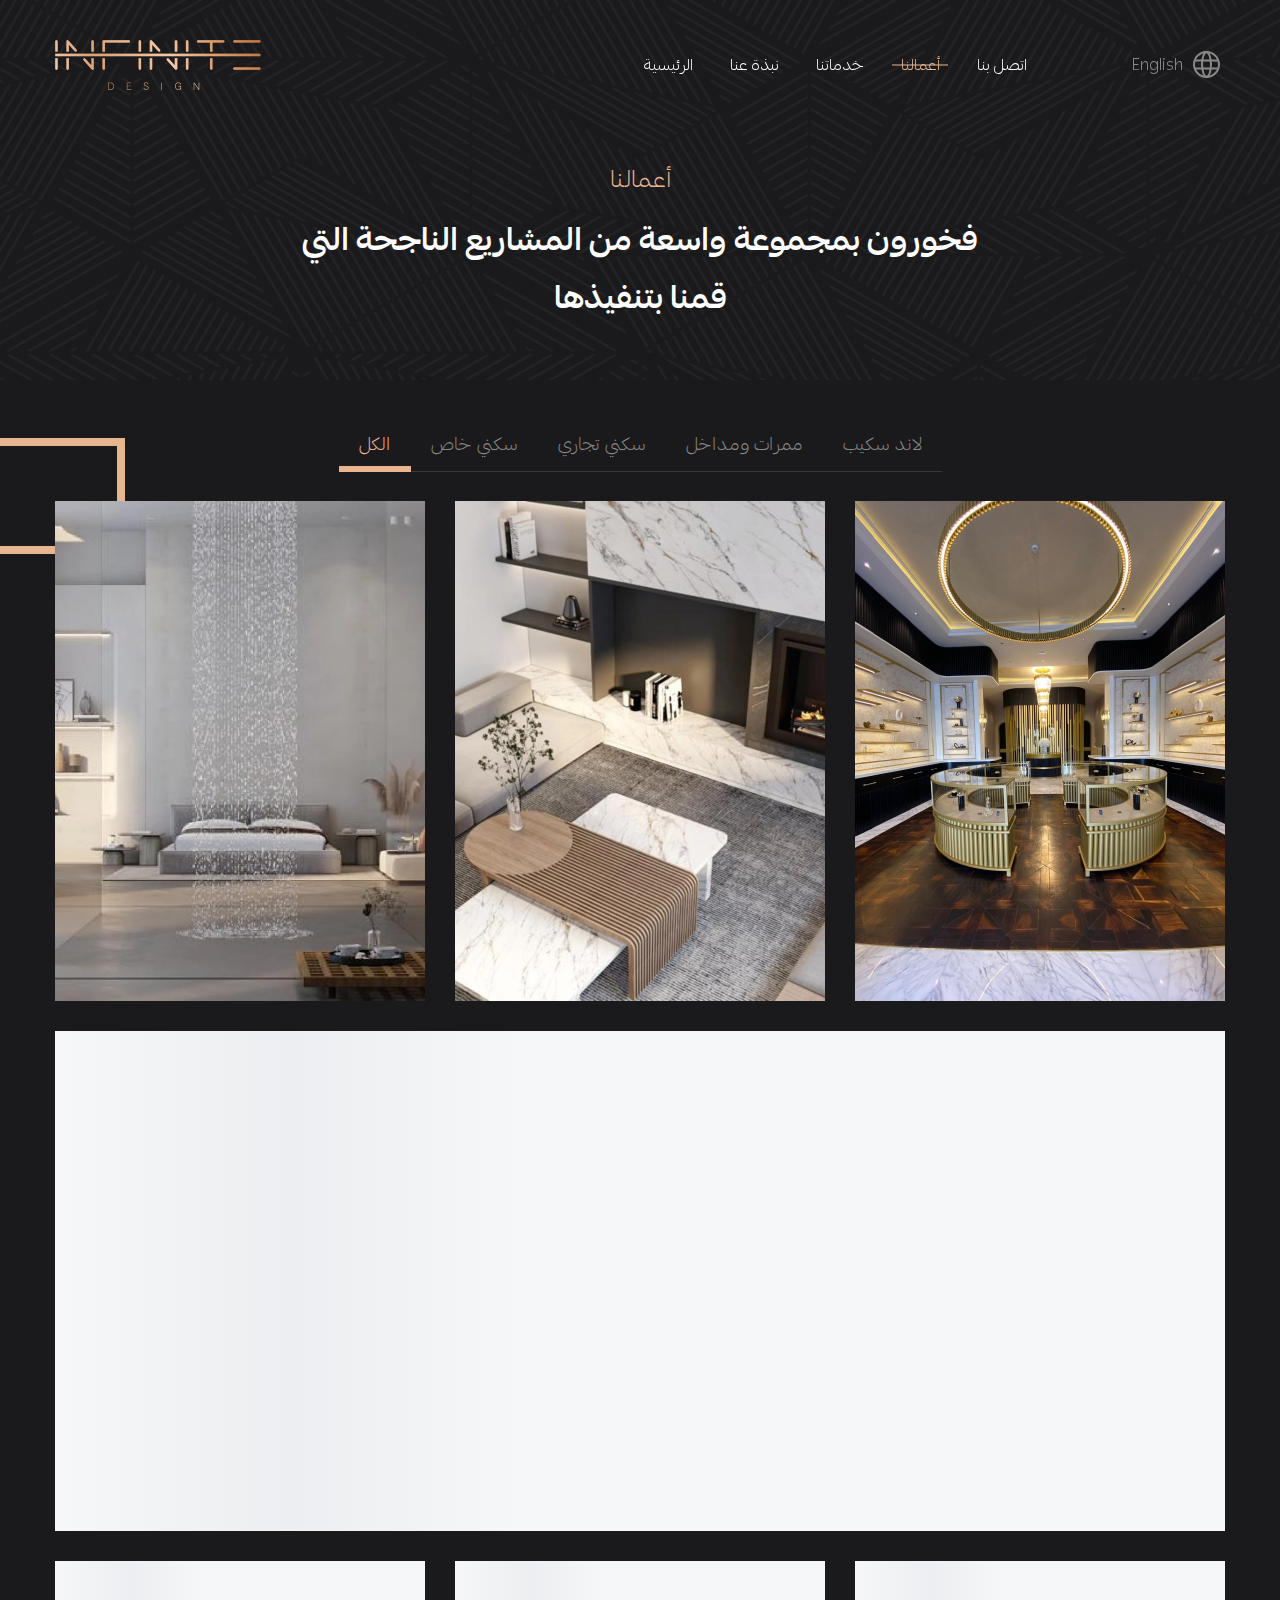
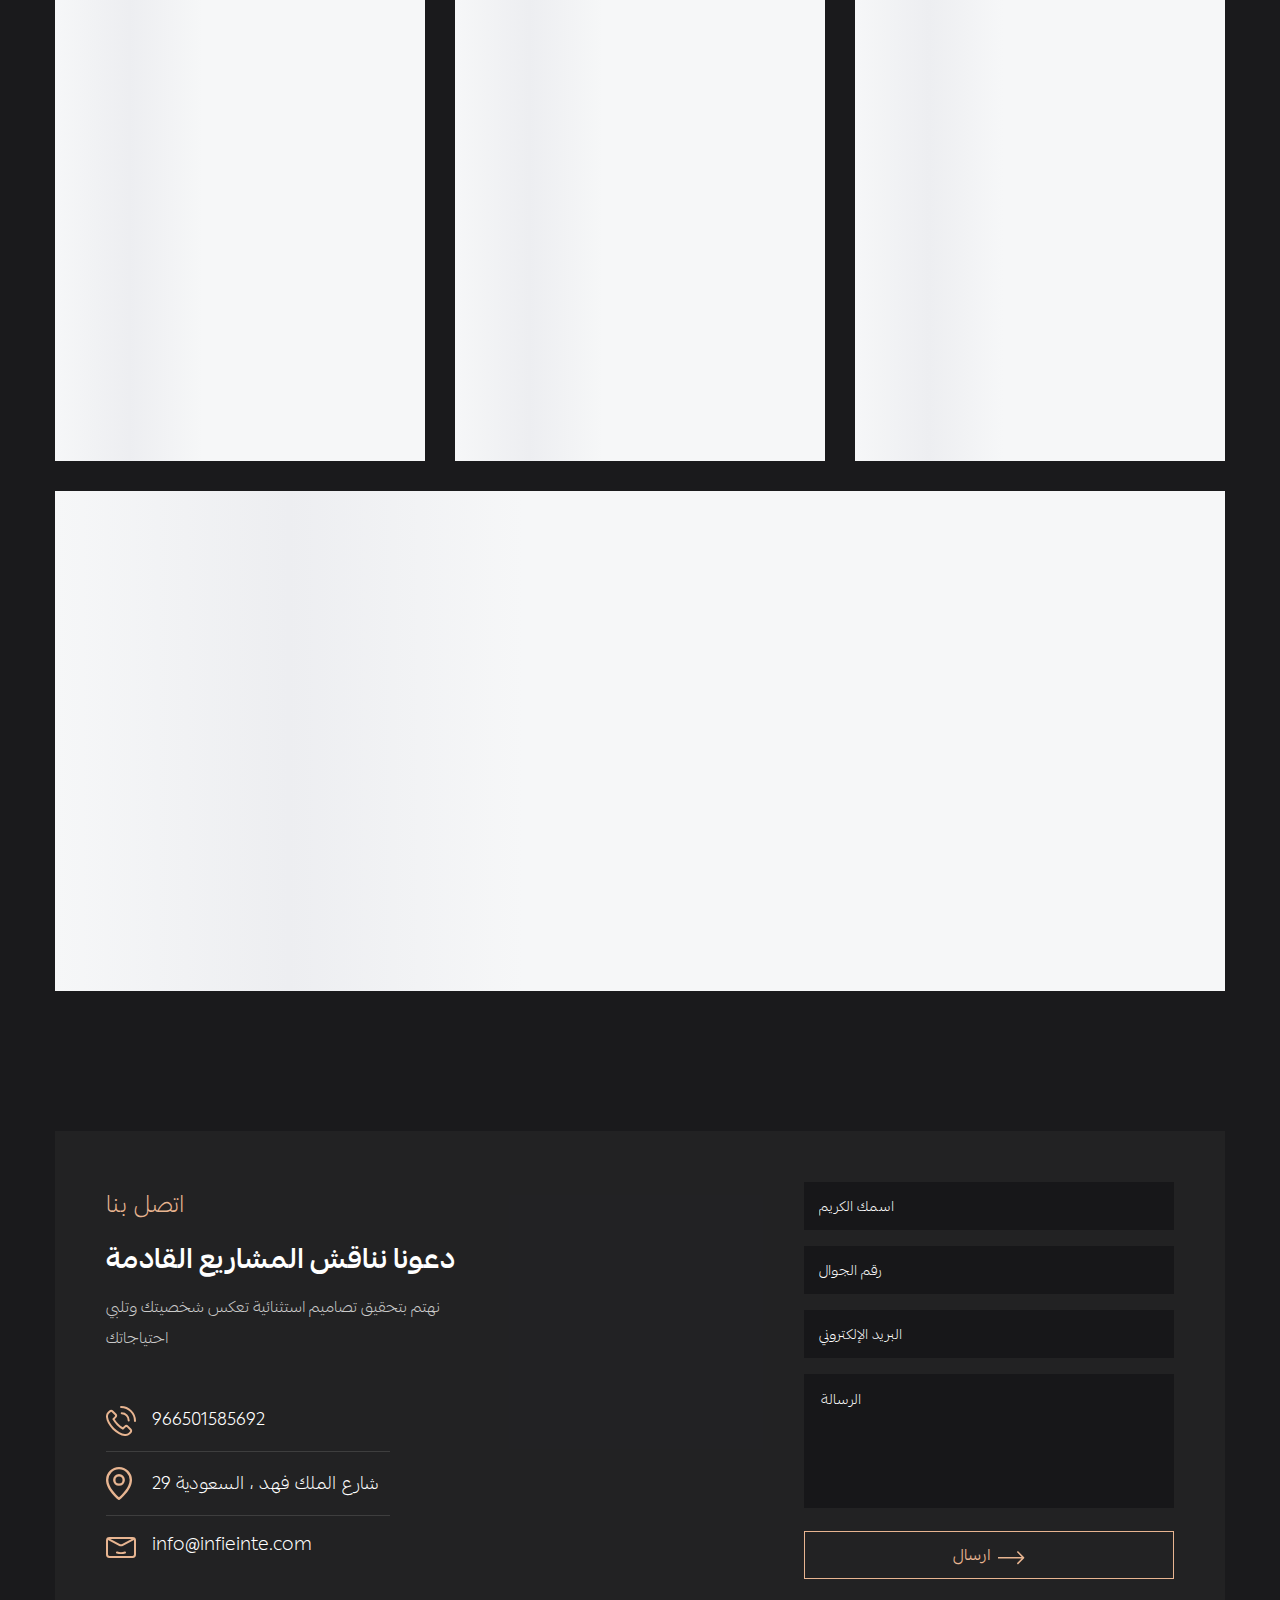
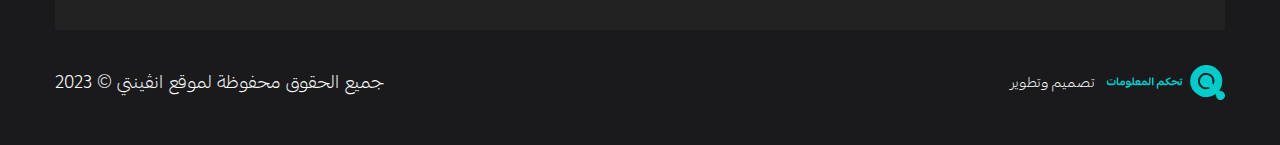
<file: en/projects.html>
<!DOCTYPE html>
<html dir="ltr" lang="en">
  <head>
    <meta charset="UTF-8" />
    <meta
      name="viewport"
      content="width=device-width, initial-scale=1, shrink-to-fit=no, user-scalable=no"
    />
    <title>INFINITE | PROJECTS</title>
    <link rel="shortcut icon" type="img/png" href="../images/favicon.png" />
    <link rel="stylesheet" href="../css/bootstrap.min.css" />
    <!-- <link rel="stylesheet" href="../css/bootstrap.rtl.min.css" /> -->
    <link rel="stylesheet" href="../css/line-awesome.css" />
    <link rel="stylesheet" href="../css/swiper-bundle.min.css" />
    <link rel="stylesheet" href="../css/fancybox.css" />
    <link rel="stylesheet" href="../css/main.css" />
  </head>

  <body class="inner-page">
    <!-- Start Header -->
    <header>
      <div class="container">
        <div class="header">
          <a href="index.html" class="logo">
            <img src="../images/logo.png" alt="INFINITE" class="img-fluid" />
          </a>
          <div class="menu-overlay"></div>
          <nav class="header-nav">
            <div class="header-nav-head">
              <a href="index.html" class="nav-logo">
                <img src="../images/logo.png" class="img-fluid" />
              </a>
              <a role="button" class="menu-close">
                <svg
                  xmlns="http://www.w3.org/2000/svg"
                  width="14.977"
                  height="14.977"
                  viewBox="0 0 14.977 14.977"
                >
                  <path
                    id="Path_29519"
                    data-name="Path 29519"
                    d="M24.363,16.875H19.125V11.637a1.125,1.125,0,0,0-2.25,0v5.238H11.637A1.077,1.077,0,0,0,10.512,18a1.089,1.089,0,0,0,1.125,1.125h5.238v5.238A1.09,1.09,0,0,0,18,25.488a1.119,1.119,0,0,0,1.125-1.125V19.125h5.238a1.125,1.125,0,0,0,0-2.25Z"
                    transform="translate(-10.512 -10.512)"
                  />
                </svg>
              </a>
            </div>
            <ul class="nav-list list-unstyled">
              <li>
                <a href="index.html"> الرئيسية </a>
              </li>
              <li>
                <a href="about.html"> نبذة عنا </a>
              </li>
              <li>
                <a href="services.html"> خدماتنا </a>
              </li>
              <li>
                <a href="projects.html" class="active"> أعمالنا </a>
              </li>
              <li>
                <a href="contact.html"> اتصل بنا </a>
              </li>
            </ul>
            <a href="../projects.html" class="lang">
              <span class="label"> اللغه </span>
              <span class="text"> English </span>
              <i class="icon">
                <svg
                  xmlns="http://www.w3.org/2000/svg"
                  width="37.031"
                  height="37.031"
                  viewBox="0 0 37.031 37.031"
                >
                  <g transform="translate(6.33 6.172)">
                    <circle
                      cx="12.5"
                      cy="12.5"
                      r="12.5"
                      transform="translate(-0.33 -0.172)"
                      fill="none"
                      stroke-linecap="round"
                      stroke-linejoin="round"
                      stroke-width="2"
                    />
                    <ellipse
                      cx="4.459"
                      cy="12.344"
                      rx="4.459"
                      ry="12.344"
                      transform="translate(7.727)"
                      fill="none"
                      stroke-linecap="round"
                      stroke-linejoin="round"
                      stroke-width="2"
                    />
                    <g transform="translate(0.627 8.389)">
                      <path
                        d="M28.18,58.98H51.241"
                        transform="translate(-28.18 -58.98)"
                        fill="none"
                        stroke-linecap="round"
                        stroke-linejoin="round"
                        stroke-width="2"
                      />
                      <path
                        d="M28.18,91.02H51.241"
                        transform="translate(-28.18 -83.11)"
                        fill="none"
                        stroke-linecap="round"
                        stroke-linejoin="round"
                        stroke-width="2"
                      />
                    </g>
                  </g>
                </svg>
              </i>
            </a>
          </nav>

          <button class="menu-btn">
            <span class="hamburger-lines">
              <span class="line line1"></span>
              <span class="line line2"></span>
              <span class="line line3"></span>
            </span>
          </button>
        </div>
      </div>
    </header>
    <!-- End Header -->

    <!-- Start Projects Page -->
    <section class="projectsArc-section big-main-pattern">
      <div class="container">
        <div class="projectsArc-cont main-pattern-content">
          <div class="sec-head">
            <h2 class="sec-title">أعمالنا</h2>
            <h3 class="sec-subtitle">
              فخورون بمجموعة واسعة من المشاريع الناجحة التي قمنا بتنفيذها
            </h3>
          </div>
          <div class="projects-mixitup">
            <div class="nav custom-nav-tabs">
              <button data-filter="all">الكل</button>
              <button data-filter=".cat1">سكني خاص</button>
              <button data-filter=".cat2">سكني تجاري</button>
              <button data-filter=".cat3">ممرات ومداخل</button>
              <button data-filter=".cat4">لاند سكيب</button>
            </div>

            <div class="project-cats" id="project-cats">
              <div class="projects-list">
                <div class="project-item mix cat1">
                  <a
                    href="projectSingle.html"
                    class="img-holder loading-img lazy-img-parent"
                  >
                    <img data-src="../images/projects/04.jpg" class="lazy-img" />
                    <img
                      data-src="../images/projects/01.jpg"
                      class="lazy-img extra-img"
                    />
                  </a>
                  <div class="project-text">
                    <div class="text-cont">
                      <a href="#!" class="project-cat"> سكني خاص </a>
                      <h4 class="project-name">
                        <a href="projectSingle.html" class="name-link">
                          مساحة خدمات لملعب بادل
                        </a>
                      </h4>
                      <a href="projectSingle.html" class="project-link">
                        <span class="text"> مشاهدة التفاصيل </span>
                        <span class="icon">
                          <svg
                            xmlns="http://www.w3.org/2000/svg"
                            width="51.075"
                            height="40"
                            viewBox="0 0 51.075 40"
                          >
                            <g transform="translate(-344 -562)">
                              <g
                                transform="translate(344 562)"
                                fill="none"
                                stroke-linecap="round"
                                stroke-width="1.5"
                              >
                                <rect
                                  width="40"
                                  height="40"
                                  rx="20"
                                  stroke="none"
                                />
                                <rect
                                  x="0.75"
                                  y="0.75"
                                  width="38.5"
                                  height="38.5"
                                  rx="19.25"
                                  fill="none"
                                />
                              </g>
                              <path
                                class="svgArrow"
                                d="M37.659,23.8H3.96l4.866,4.866L7.732,29.757,1,23.025l6.732-6.732,1.093,1.093L3.96,22.252h33.7Z"
                                transform="translate(356.916 558.707)"
                                stroke-width="1"
                              />
                            </g>
                          </svg>
                        </span>
                      </a>
                    </div>
                  </div>
                </div>
                <div class="project-item mix cat2">
                  <a
                    href="projectSingle.html"
                    class="img-holder loading-img lazy-img-parent"
                  >
                    <img data-src="../images/projects/05.jpg" class="lazy-img" />
                    <img
                      data-src="../images/projects/02.jpg"
                      class="lazy-img extra-img"
                    />
                  </a>
                  <div class="project-text">
                    <div class="text-cont">
                      <a href="#!" class="project-cat"> سكني خاص </a>
                      <h4 class="project-name">
                        <a href="projectSingle.html" class="name-link">
                          مساحة خدمات لملعب بادل
                        </a>
                      </h4>
                      <a href="projectSingle.html" class="project-link">
                        <span class="text"> مشاهدة التفاصيل </span>
                        <span class="icon">
                          <svg
                            xmlns="http://www.w3.org/2000/svg"
                            width="51.075"
                            height="40"
                            viewBox="0 0 51.075 40"
                          >
                            <g transform="translate(-344 -562)">
                              <g
                                transform="translate(344 562)"
                                fill="none"
                                stroke-linecap="round"
                                stroke-width="1.5"
                              >
                                <rect
                                  width="40"
                                  height="40"
                                  rx="20"
                                  stroke="none"
                                />
                                <rect
                                  x="0.75"
                                  y="0.75"
                                  width="38.5"
                                  height="38.5"
                                  rx="19.25"
                                  fill="none"
                                />
                              </g>
                              <path
                                class="svgArrow"
                                d="M37.659,23.8H3.96l4.866,4.866L7.732,29.757,1,23.025l6.732-6.732,1.093,1.093L3.96,22.252h33.7Z"
                                transform="translate(356.916 558.707)"
                                stroke-width="1"
                              />
                            </g>
                          </svg>
                        </span>
                      </a>
                    </div>
                  </div>
                </div>
                <div class="project-item mix cat3">
                  <a
                    href="projectSingle.html"
                    class="img-holder loading-img lazy-img-parent"
                  >
                    <img data-src="../images/projects/06.jpg" class="lazy-img" />
                    <img
                      data-src="../images/projects/03.jpg"
                      class="lazy-img extra-img"
                    />
                  </a>
                  <div class="project-text">
                    <div class="text-cont">
                      <a href="#!" class="project-cat"> سكني خاص </a>
                      <h4 class="project-name">
                        <a href="projectSingle.html" class="name-link">
                          مساحة خدمات لملعب بادل
                        </a>
                      </h4>
                      <a href="projectSingle.html" class="project-link">
                        <span class="text"> مشاهدة التفاصيل </span>
                        <span class="icon">
                          <svg
                            xmlns="http://www.w3.org/2000/svg"
                            width="51.075"
                            height="40"
                            viewBox="0 0 51.075 40"
                          >
                            <g transform="translate(-344 -562)">
                              <g
                                transform="translate(344 562)"
                                fill="none"
                                stroke-linecap="round"
                                stroke-width="1.5"
                              >
                                <rect
                                  width="40"
                                  height="40"
                                  rx="20"
                                  stroke="none"
                                />
                                <rect
                                  x="0.75"
                                  y="0.75"
                                  width="38.5"
                                  height="38.5"
                                  rx="19.25"
                                  fill="none"
                                />
                              </g>
                              <path
                                class="svgArrow"
                                d="M37.659,23.8H3.96l4.866,4.866L7.732,29.757,1,23.025l6.732-6.732,1.093,1.093L3.96,22.252h33.7Z"
                                transform="translate(356.916 558.707)"
                                stroke-width="1"
                              />
                            </g>
                          </svg>
                        </span>
                      </a>
                    </div>
                  </div>
                </div>
                <div class="project-item mix cat4">
                  <a
                    href="projectSingle.html"
                    class="img-holder loading-img lazy-img-parent"
                  >
                    <img data-src="../images/projects/07.jpg" class="lazy-img" />
                    <img
                      data-src="../images/projects/04.jpg"
                      class="lazy-img extra-img"
                    />
                  </a>
                  <div class="project-text">
                    <div class="text-cont">
                      <a href="#!" class="project-cat"> سكني خاص </a>
                      <h4 class="project-name">
                        <a href="projectSingle.html" class="name-link">
                          مساحة خدمات لملعب بادل
                        </a>
                      </h4>
                      <a href="projectSingle.html" class="project-link">
                        <span class="text"> مشاهدة التفاصيل </span>
                        <span class="icon">
                          <svg
                            xmlns="http://www.w3.org/2000/svg"
                            width="51.075"
                            height="40"
                            viewBox="0 0 51.075 40"
                          >
                            <g transform="translate(-344 -562)">
                              <g
                                transform="translate(344 562)"
                                fill="none"
                                stroke-linecap="round"
                                stroke-width="1.5"
                              >
                                <rect
                                  width="40"
                                  height="40"
                                  rx="20"
                                  stroke="none"
                                />
                                <rect
                                  x="0.75"
                                  y="0.75"
                                  width="38.5"
                                  height="38.5"
                                  rx="19.25"
                                  fill="none"
                                />
                              </g>
                              <path
                                class="svgArrow"
                                d="M37.659,23.8H3.96l4.866,4.866L7.732,29.757,1,23.025l6.732-6.732,1.093,1.093L3.96,22.252h33.7Z"
                                transform="translate(356.916 558.707)"
                                stroke-width="1"
                              />
                            </g>
                          </svg>
                        </span>
                      </a>
                    </div>
                  </div>
                </div>
                <div class="project-item mix cat3">
                  <a
                    href="projectSingle.html"
                    class="img-holder loading-img lazy-img-parent"
                  >
                    <img data-src="../images/projects/08.jpg" class="lazy-img" />
                    <img
                      data-src="../images/projects/05.jpg"
                      class="lazy-img extra-img"
                    />
                  </a>
                  <div class="project-text">
                    <div class="text-cont">
                      <a href="#!" class="project-cat"> سكني خاص </a>
                      <h4 class="project-name">
                        <a href="projectSingle.html" class="name-link">
                          مساحة خدمات لملعب بادل
                        </a>
                      </h4>
                      <a href="projectSingle.html" class="project-link">
                        <span class="text"> مشاهدة التفاصيل </span>
                        <span class="icon">
                          <svg
                            xmlns="http://www.w3.org/2000/svg"
                            width="51.075"
                            height="40"
                            viewBox="0 0 51.075 40"
                          >
                            <g transform="translate(-344 -562)">
                              <g
                                transform="translate(344 562)"
                                fill="none"
                                stroke-linecap="round"
                                stroke-width="1.5"
                              >
                                <rect
                                  width="40"
                                  height="40"
                                  rx="20"
                                  stroke="none"
                                />
                                <rect
                                  x="0.75"
                                  y="0.75"
                                  width="38.5"
                                  height="38.5"
                                  rx="19.25"
                                  fill="none"
                                />
                              </g>
                              <path
                                class="svgArrow"
                                d="M37.659,23.8H3.96l4.866,4.866L7.732,29.757,1,23.025l6.732-6.732,1.093,1.093L3.96,22.252h33.7Z"
                                transform="translate(356.916 558.707)"
                                stroke-width="1"
                              />
                            </g>
                          </svg>
                        </span>
                      </a>
                    </div>
                  </div>
                </div>
                <div class="project-item mix cat1">
                  <a
                    href="projectSingle.html"
                    class="img-holder loading-img lazy-img-parent"
                  >
                    <img data-src="../images/projects/09.jpg" class="lazy-img" />
                    <img
                      data-src="../images/projects/06.jpg"
                      class="lazy-img extra-img"
                    />
                  </a>
                  <div class="project-text">
                    <div class="text-cont">
                      <a href="#!" class="project-cat"> سكني خاص </a>
                      <h4 class="project-name">
                        <a href="projectSingle.html" class="name-link">
                          مساحة خدمات لملعب بادل
                        </a>
                      </h4>
                      <a href="projectSingle.html" class="project-link">
                        <span class="text"> مشاهدة التفاصيل </span>
                        <span class="icon">
                          <svg
                            xmlns="http://www.w3.org/2000/svg"
                            width="51.075"
                            height="40"
                            viewBox="0 0 51.075 40"
                          >
                            <g transform="translate(-344 -562)">
                              <g
                                transform="translate(344 562)"
                                fill="none"
                                stroke-linecap="round"
                                stroke-width="1.5"
                              >
                                <rect
                                  width="40"
                                  height="40"
                                  rx="20"
                                  stroke="none"
                                />
                                <rect
                                  x="0.75"
                                  y="0.75"
                                  width="38.5"
                                  height="38.5"
                                  rx="19.25"
                                  fill="none"
                                />
                              </g>
                              <path
                                class="svgArrow"
                                d="M37.659,23.8H3.96l4.866,4.866L7.732,29.757,1,23.025l6.732-6.732,1.093,1.093L3.96,22.252h33.7Z"
                                transform="translate(356.916 558.707)"
                                stroke-width="1"
                              />
                            </g>
                          </svg>
                        </span>
                      </a>
                    </div>
                  </div>
                </div>
                <div class="project-item mix cat2">
                  <a
                    href="projectSingle.html"
                    class="img-holder loading-img lazy-img-parent"
                  >
                    <img data-src="../images/projects/10.jpg" class="lazy-img" />
                    <img
                      data-src="../images/projects/07.jpg"
                      class="lazy-img extra-img"
                    />
                  </a>
                  <div class="project-text">
                    <div class="text-cont">
                      <a href="#!" class="project-cat"> سكني خاص </a>
                      <h4 class="project-name">
                        <a href="projectSingle.html" class="name-link">
                          مساحة خدمات لملعب بادل
                        </a>
                      </h4>
                      <a href="projectSingle.html" class="project-link">
                        <span class="text"> مشاهدة التفاصيل </span>
                        <span class="icon">
                          <svg
                            xmlns="http://www.w3.org/2000/svg"
                            width="51.075"
                            height="40"
                            viewBox="0 0 51.075 40"
                          >
                            <g transform="translate(-344 -562)">
                              <g
                                transform="translate(344 562)"
                                fill="none"
                                stroke-linecap="round"
                                stroke-width="1.5"
                              >
                                <rect
                                  width="40"
                                  height="40"
                                  rx="20"
                                  stroke="none"
                                />
                                <rect
                                  x="0.75"
                                  y="0.75"
                                  width="38.5"
                                  height="38.5"
                                  rx="19.25"
                                  fill="none"
                                />
                              </g>
                              <path
                                class="svgArrow"
                                d="M37.659,23.8H3.96l4.866,4.866L7.732,29.757,1,23.025l6.732-6.732,1.093,1.093L3.96,22.252h33.7Z"
                                transform="translate(356.916 558.707)"
                                stroke-width="1"
                              />
                            </g>
                          </svg>
                        </span>
                      </a>
                    </div>
                  </div>
                </div>
                <div class="project-item mix cat4">
                  <a
                    href="projectSingle.html"
                    class="img-holder loading-img lazy-img-parent"
                  >
                    <img data-src="../images/projects/11.jpg" class="lazy-img" />
                    <img
                      data-src="../images/projects/08.jpg"
                      class="lazy-img extra-img"
                    />
                  </a>
                  <div class="project-text">
                    <div class="text-cont">
                      <a href="#!" class="project-cat"> سكني خاص </a>
                      <h4 class="project-name">
                        <a href="projectSingle.html" class="name-link">
                          مساحة خدمات لملعب بادل
                        </a>
                      </h4>
                      <a href="projectSingle.html" class="project-link">
                        <span class="text"> مشاهدة التفاصيل </span>
                        <span class="icon">
                          <svg
                            xmlns="http://www.w3.org/2000/svg"
                            width="51.075"
                            height="40"
                            viewBox="0 0 51.075 40"
                          >
                            <g transform="translate(-344 -562)">
                              <g
                                transform="translate(344 562)"
                                fill="none"
                                stroke-linecap="round"
                                stroke-width="1.5"
                              >
                                <rect
                                  width="40"
                                  height="40"
                                  rx="20"
                                  stroke="none"
                                />
                                <rect
                                  x="0.75"
                                  y="0.75"
                                  width="38.5"
                                  height="38.5"
                                  rx="19.25"
                                  fill="none"
                                />
                              </g>
                              <path
                                class="svgArrow"
                                d="M37.659,23.8H3.96l4.866,4.866L7.732,29.757,1,23.025l6.732-6.732,1.093,1.093L3.96,22.252h33.7Z"
                                transform="translate(356.916 558.707)"
                                stroke-width="1"
                              />
                            </g>
                          </svg>
                        </span>
                      </a>
                    </div>
                  </div>
                </div>
              </div>
            </div>
          </div>
        </div>
      </div>
    </section>
    <!-- End Projects Page -->

    <!-- Start Footer -->
    <footer style="background-image: url(../images/contact/bg.jpg)">
      <!-- Start Contact -->
      <section class="contact-section">
        <div class="container">
          <div class="contact-cont">
            <div class="contact-card">
              <div class="contact-text">
                <div class="contact-head">
                  <h5 class="contact-title">اتصل بنا</h5>
                  <h3 class="contact-subtitle">دعونا نناقش المشاريع القادمة</h3>
                  <p class="contact-desc">
                    نهتم بتحقيق تصاميم استثنائية تعكس شخصيتك وتلبي احتياجاتك
                  </p>
                </div>
                <ul class="contact-methods list-unstyled">
                  <li class="contact-method">
                    <a href="tel:966501585692" class="method-value">
                      <span class="icon">
                        <img src="../images/contact/01.svg" class="img-fluid" />
                      </span>
                      <span class="text"> 966501585692 </span>
                    </a>
                  </li>
                  <li class="contact-method">
                    <span class="method-value">
                      <span class="icon">
                        <img src="../images/contact/02.svg" class="img-fluid" />
                      </span>
                      <span class="text"> 29 شارع الملك فهد ، السعودية </span>
                    </span>
                  </li>
                  <li class="contact-method">
                    <a href="mailto:info@infieinte.com" class="method-value">
                      <span class="icon">
                        <img src="../images/contact/03.svg" class="img-fluid" />
                      </span>
                      <span class="text"> info@infieinte.com </span>
                    </a>
                  </li>
                </ul>
              </div>
              <div class="contact-form">
                <form>
                  <div class="form-group">
                    <input
                      type="text"
                      class="custom-input"
                      placeholder="اسمك الكريم"
                    />
                    <!-- If error exist add "has-error" to input -->
                    <!-- <span class="input-error"> الاسم مطلوب </span> -->
                  </div>
                  <div class="form-group">
                    <input
                      type="tel"
                      class="custom-input"
                      placeholder="رقم الجوال"
                    />
                  </div>
                  <div class="form-group">
                    <input
                      type="email"
                      class="custom-input"
                      placeholder="البريد الإلكتروني"
                    />
                  </div>
                  <div class="form-group">
                    <textarea
                      class="custom-input"
                      placeholder="الرسالة"
                    ></textarea>
                  </div>
                  <button type="submit" class="form-submit">
                    <span class="text"> ارسال </span>
                    <div class="icon">
                      <svg
                        xmlns="http://www.w3.org/2000/svg"
                        width="26.659"
                        height="13.464"
                        viewBox="0 0 26.659 13.464"
                      >
                        <path
                          d="M27.659,23.8H3.96l4.866,4.866L7.732,29.757,1,23.025l6.732-6.732,1.093,1.093L3.96,22.252h23.7Z"
                          transform="translate(-1 -16.293)"
                        />
                      </svg>
                    </div>
                  </button>
                </form>
              </div>
            </div>
          </div>
        </div>
      </section>
      <!-- End Contact -->

      <!-- Start Copyrights -->
      <section class="copyrights-section">
        <div class="container">
          <div class="copyrights-cont">
            <p class="site-copyright">
              جميع الحقوق محفوظة لموقع انڤينتي © 2023
            </p>
            <p class="tahqom-copyright">
              تصميم وتطوير
              <a href="https://tahaqom.com/" target="_blank">
                <img src="../images/tahaqom.svg" class="img-fluid" />
              </a>
            </p>
          </div>
        </div>
      </section>
      <!-- End Copyrights -->
    </footer>
    <!-- End Footer -->
    <script src="../js/jquery.min.js"></script>
    <script src="../js/popper.min.js"></script>
    <script src="../js/bootstrap.min.js"></script>
    <script src="../js/swiper-bundle.min.js"></script>
    <script src="../js/lazyload.js"></script>
    <script src="../js/fancybox.umd.js"></script>
    <script src="../js/mixitup.min.js"></script>
    <script src="../js/main.js"></script>
  </body>
</html>
</file>
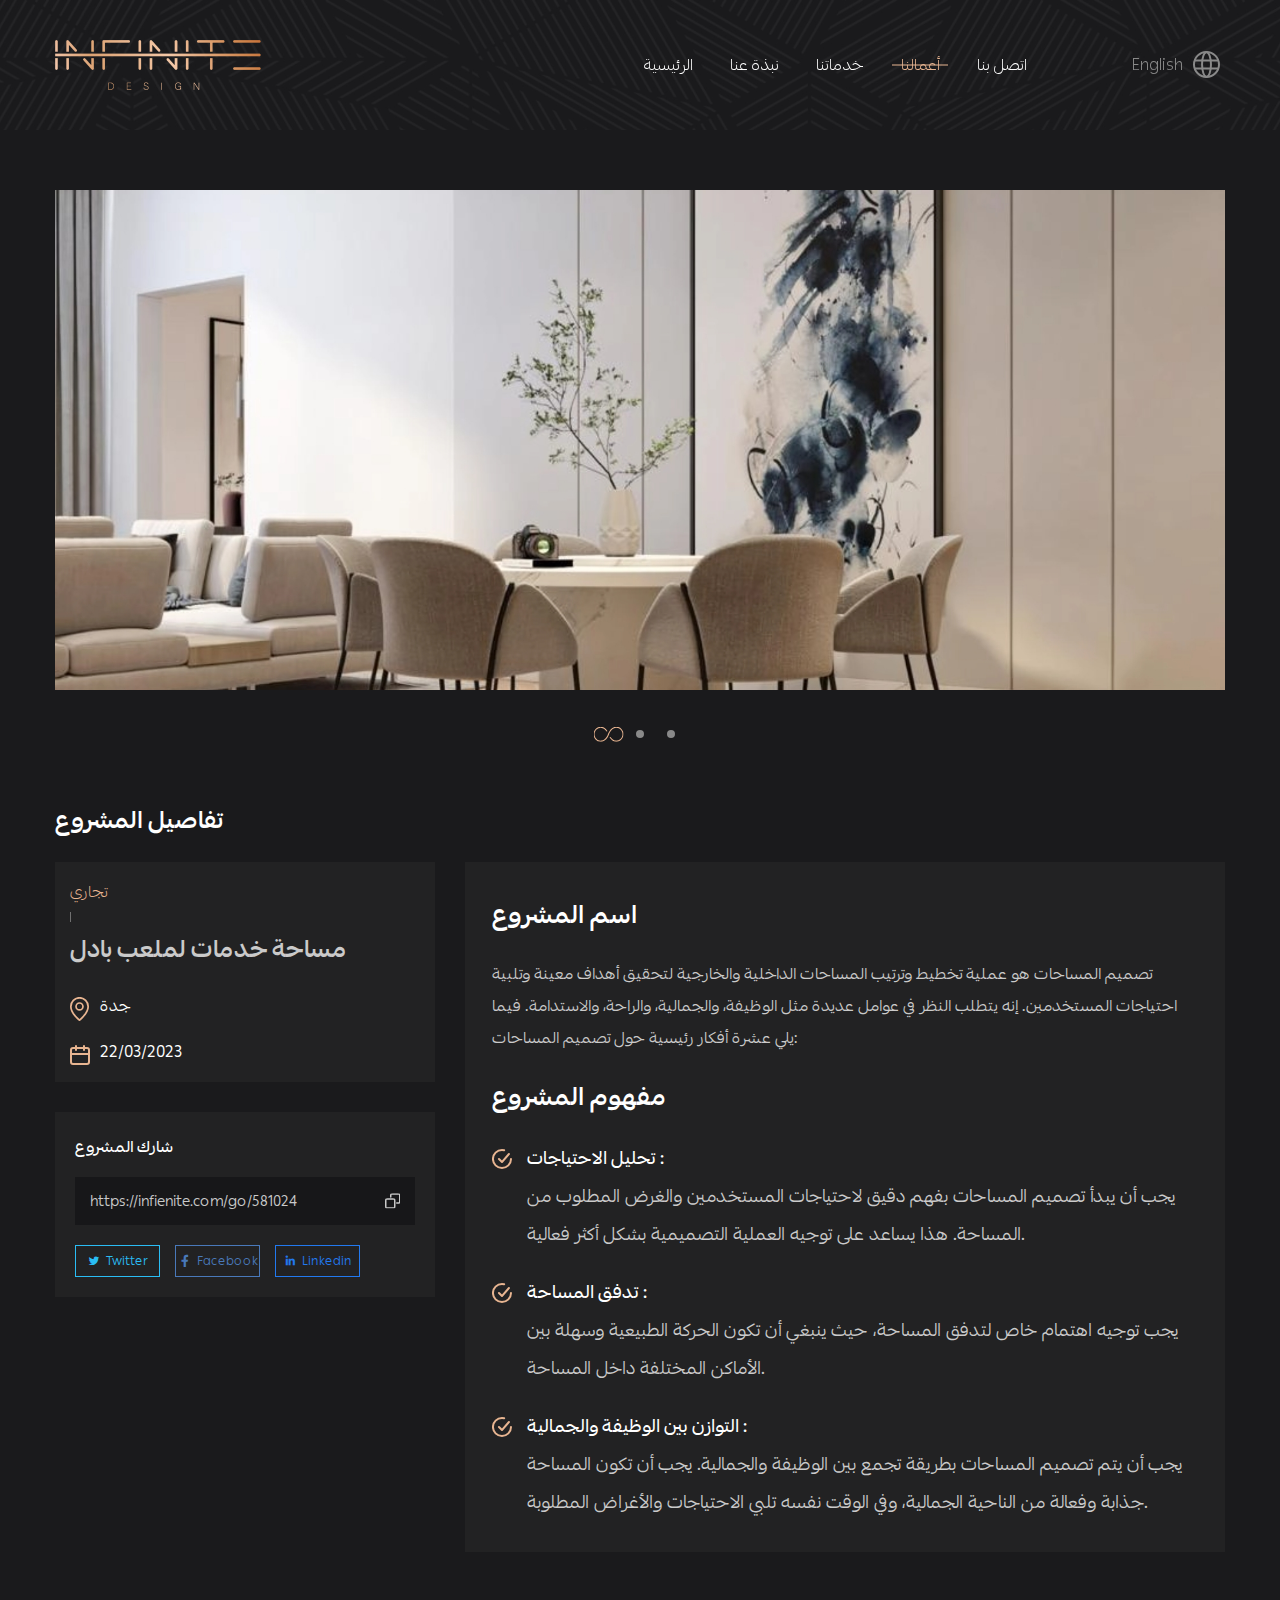
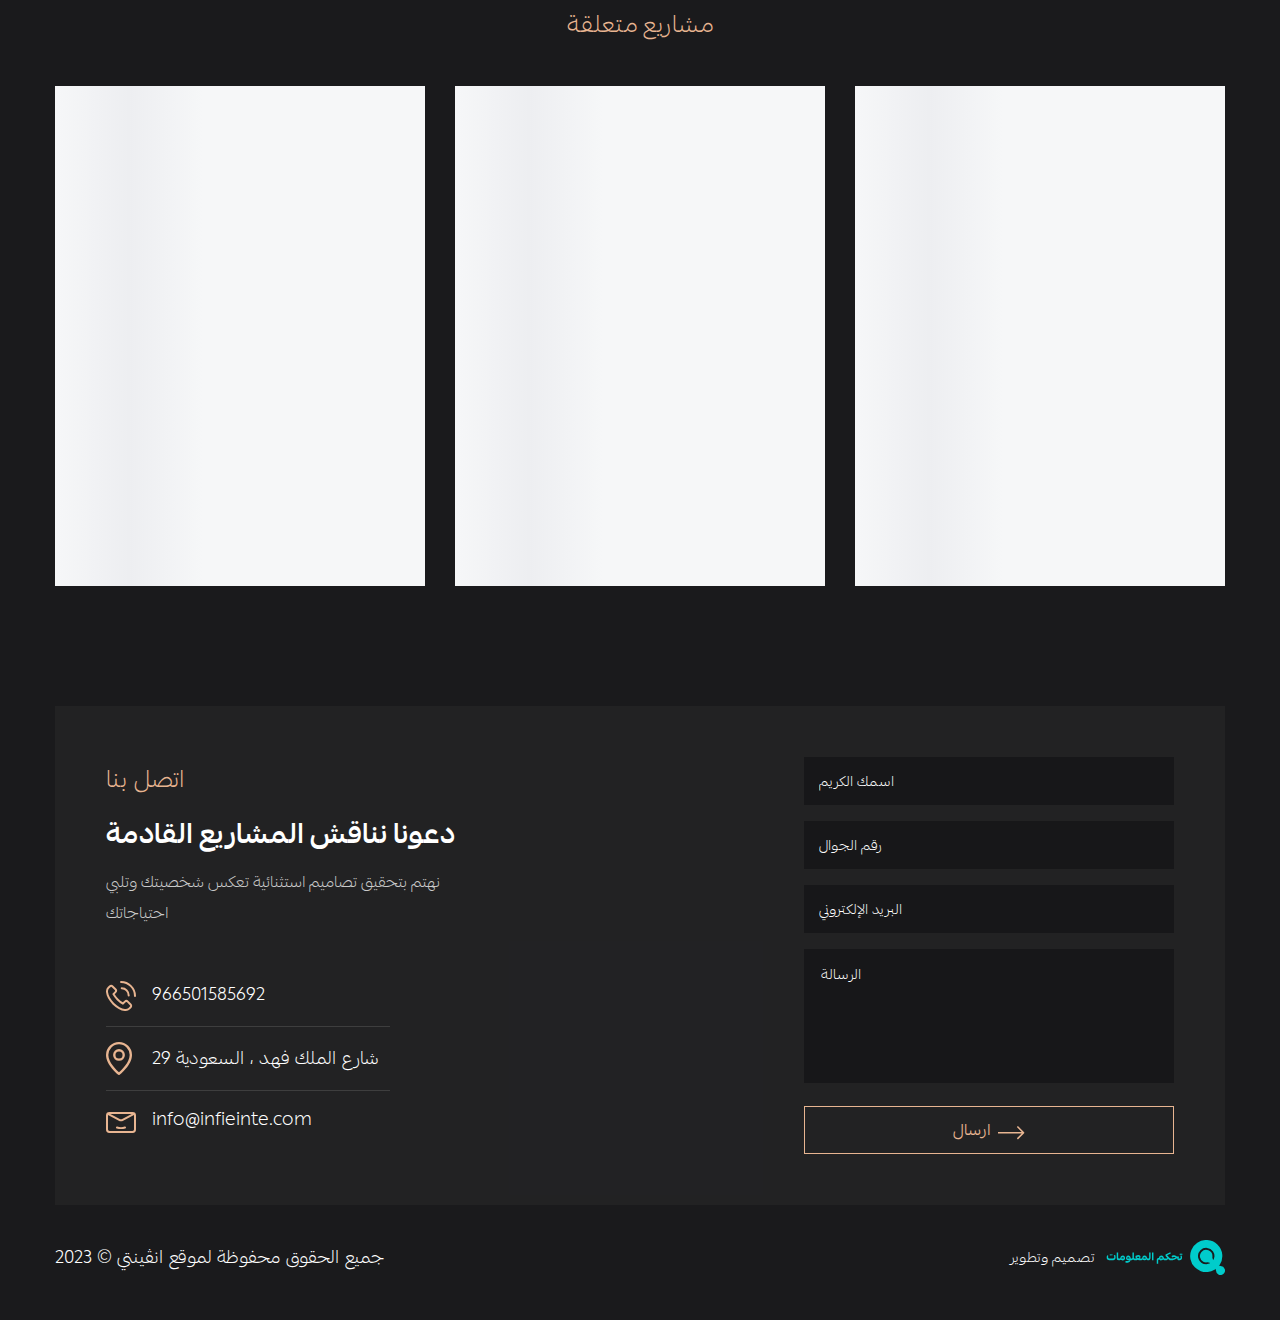
<file: en/projectSingle.html>
<!DOCTYPE html>
<html dir="ltr" lang="en">
  <head>
    <meta charset="UTF-8" />
    <meta
      name="viewport"
      content="width=device-width, initial-scale=1, shrink-to-fit=no, user-scalable=no"
    />
    <title>INFINITE | PROJECT</title>
    <link rel="shortcut icon" type="img/png" href="../images/favicon.png" />
    <link rel="stylesheet" href="../css/bootstrap.min.css" />
    <!-- <link rel="stylesheet" href="../css/bootstrap.rtl.min.css" /> -->
    <link rel="stylesheet" href="../css/line-awesome.css" />
    <link rel="stylesheet" href="../css/swiper-bundle.min.css" />
    <link rel="stylesheet" href="../css/fancybox.css" />
    <link rel="stylesheet" href="../css/main.css" />
  </head>

  <body class="inner-page">
    <!-- Start Header -->
    <header>
      <div class="container">
        <div class="header">
          <a href="index.html" class="logo">
            <img src="../images/logo.png" alt="INFINITE" class="img-fluid" />
          </a>
          <div class="menu-overlay"></div>
          <nav class="header-nav">
            <div class="header-nav-head">
              <a href="index.html" class="nav-logo">
                <img src="../images/logo.png" class="img-fluid" />
              </a>
              <a role="button" class="menu-close">
                <svg
                  xmlns="http://www.w3.org/2000/svg"
                  width="14.977"
                  height="14.977"
                  viewBox="0 0 14.977 14.977"
                >
                  <path
                    id="Path_29519"
                    data-name="Path 29519"
                    d="M24.363,16.875H19.125V11.637a1.125,1.125,0,0,0-2.25,0v5.238H11.637A1.077,1.077,0,0,0,10.512,18a1.089,1.089,0,0,0,1.125,1.125h5.238v5.238A1.09,1.09,0,0,0,18,25.488a1.119,1.119,0,0,0,1.125-1.125V19.125h5.238a1.125,1.125,0,0,0,0-2.25Z"
                    transform="translate(-10.512 -10.512)"
                  />
                </svg>
              </a>
            </div>
            <ul class="nav-list list-unstyled">
              <li>
                <a href="index.html"> الرئيسية </a>
              </li>
              <li>
                <a href="about.html"> نبذة عنا </a>
              </li>
              <li>
                <a href="services.html"> خدماتنا </a>
              </li>
              <li>
                <a href="projects.html" class="active"> أعمالنا </a>
              </li>
              <li>
                <a href="contact.html"> اتصل بنا </a>
              </li>
            </ul>
            <a href="../projectSingle.html" class="lang">
              <span class="label"> اللغه </span>
              <span class="text"> English </span>
              <i class="icon">
                <svg
                  xmlns="http://www.w3.org/2000/svg"
                  width="37.031"
                  height="37.031"
                  viewBox="0 0 37.031 37.031"
                >
                  <g transform="translate(6.33 6.172)">
                    <circle
                      cx="12.5"
                      cy="12.5"
                      r="12.5"
                      transform="translate(-0.33 -0.172)"
                      fill="none"
                      stroke-linecap="round"
                      stroke-linejoin="round"
                      stroke-width="2"
                    />
                    <ellipse
                      cx="4.459"
                      cy="12.344"
                      rx="4.459"
                      ry="12.344"
                      transform="translate(7.727)"
                      fill="none"
                      stroke-linecap="round"
                      stroke-linejoin="round"
                      stroke-width="2"
                    />
                    <g transform="translate(0.627 8.389)">
                      <path
                        d="M28.18,58.98H51.241"
                        transform="translate(-28.18 -58.98)"
                        fill="none"
                        stroke-linecap="round"
                        stroke-linejoin="round"
                        stroke-width="2"
                      />
                      <path
                        d="M28.18,91.02H51.241"
                        transform="translate(-28.18 -83.11)"
                        fill="none"
                        stroke-linecap="round"
                        stroke-linejoin="round"
                        stroke-width="2"
                      />
                    </g>
                  </g>
                </svg>
              </i>
            </a>
          </nav>

          <button class="menu-btn">
            <span class="hamburger-lines">
              <span class="line line1"></span>
              <span class="line line2"></span>
              <span class="line line3"></span>
            </span>
          </button>
        </div>
      </div>
    </header>
    <!-- End Header -->

    <!-- Start Projects Page -->
    <section class="projectSingle-main-section small-main-pattern">
      <div class="container">
        <div class="projectSingle-main-cont main-pattern-content">
          <div class="project-imgs-slider">
            <div class="swiper">
              <div class="swiper-wrapper">
                <div class="swiper-slide">
                  <div class="project-main-img">
                    <a
                      data-fancybox="gallery"
                      href="../images/projects/01.jpg"
                      class="img-holder loading-img lazy-img-parent"
                    >
                      <img data-src="../images/projects/01.jpg" class="lazy-img" />
                    </a>
                  </div>
                </div>
                <div class="swiper-slide">
                  <div class="project-main-img">
                    <a
                      data-fancybox="gallery"
                      href="../images/projects/02.jpg"
                      class="img-holder loading-img lazy-img-parent"
                    >
                      <img data-src="../images/projects/02.jpg" class="lazy-img" />
                    </a>
                  </div>
                </div>
                <div class="swiper-slide">
                  <div class="project-main-img">
                    <a
                      data-fancybox="gallery"
                      href="../images/projects/03.jpg"
                      class="img-holder loading-img lazy-img-parent"
                    >
                      <img data-src="../images/projects/03.jpg" class="lazy-img" />
                    </a>
                  </div>
                </div>
              </div>
            </div>
            <div class="swiper-pagination"></div>
          </div>
        </div>
      </div>
    </section>

    <section class="projectSingle-details-section">
      <div class="container">
        <div class="projectSingle-details-cont">
          <h4 class="details-title">تفاصيل المشروع</h4>
          <div class="details-grid">
            <div class="side-info">
              <div class="side-card side-info-card">
                <a href="#!" class="project-cat"> تجاري </a>
                <h4 class="project-name">مساحة خدمات لملعب بادل</h4>
                <ul class="project-feats list-unstyled">
                  <li>
                    <span class="icon">
                      <img src="../images/icons/location.svg" />
                    </span>
                    جدة
                  </li>
                  <li>
                    <span class="icon">
                      <img src="../images/icons/date.svg" />
                    </span>
                    22/03/2023
                  </li>
                </ul>
              </div>
              <div class="side-card side-share-card">
                <h6 class="share-title">شارك المشروع</h6>
                <div class="link-holder">
                  <input
                    type="url"
                    class="text"
                    value="https://infienite.com/go/581024"
                    readonly
                    disabled
                  />
                  <button
                    class="copy-btn"
                    data-code="https://infienite.com/go/581024"
                  >
                    <svg
                      xmlns="http://www.w3.org/2000/svg"
                      width="15.5"
                      height="15.5"
                      viewBox="0 0 15.5 15.5"
                    >
                      <path
                        id="copy-svgrepo-com"
                        d="M10,8V7c0-.943,0-1.414.293-1.707S11.057,5,12,5h5c.943,0,1.414,0,1.707.293S19,6.057,19,7v5c0,.943,0,1.414-.293,1.707S17.943,14,17,14H16M7,19h5c.943,0,1.414,0,1.707-.293S14,17.943,14,17V12c0-.943,0-1.414-.293-1.707S12.943,10,12,10H7c-.943,0-1.414,0-1.707.293S5,11.057,5,12v5c0,.943,0,1.414.293,1.707S6.057,19,7,19Z"
                        transform="translate(-4.25 -4.25)"
                        fill="none"
                        stroke-linecap="round"
                        stroke-linejoin="round"
                        stroke-width="1.5"
                      />
                    </svg>
                  </button>
                </div>
                <div class="share-methods">
                  <a href="#!" class="share-method twitter" target="_blank">
                    <i class="lab la-twitter"></i>
                    Twitter
                  </a>
                  <a href="#!" class="share-method facebook" target="_blank">
                    <i class="lab la-facebook"></i>
                    Facebook
                  </a>
                  <a href="#!" class="share-method linkedin" target="_blank">
                    <i class="lab la-linkedin"></i>
                    Linkedin
                  </a>
                </div>
              </div>
            </div>
            <div class="main-info">
              <div class="main-card">
                <h3 class="main-card-title">اسم المشروع</h3>
                <p class="main-card-desc">
                  تصميم المساحات هو عملية تخطيط وترتيب المساحات الداخلية
                  والخارجية لتحقيق أهداف معينة وتلبية احتياجات المستخدمين. إنه
                  يتطلب النظر في عوامل عديدة مثل الوظيفة، والجمالية، والراحة،
                  والاستدامة. فيما يلي عشرة أفكار رئيسية حول تصميم المساحات:
                </p>
                <h3 class="main-card-title">مفهوم المشروع</h3>
                <ul class="list-unstyled">
                  <li>
                    <h6 class="item-title">تحليل الاحتياجات :</h6>
                    <p>
                      يجب أن يبدأ تصميم المساحات بفهم دقيق لاحتياجات المستخدمين
                      والغرض المطلوب من المساحة. هذا يساعد على توجيه العملية
                      التصميمية بشكل أكثر فعالية.
                    </p>
                  </li>
                  <li>
                    <h6 class="item-title">تدفق المساحة :</h6>
                    <p>
                      يجب توجيه اهتمام خاص لتدفق المساحة، حيث ينبغي أن تكون
                      الحركة الطبيعية وسهلة بين الأماكن المختلفة داخل المساحة.
                    </p>
                  </li>
                  <li>
                    <h6 class="item-title">التوازن بين الوظيفة والجمالية :</h6>
                    <p>
                      يجب أن يتم تصميم المساحات بطريقة تجمع بين الوظيفة
                      والجمالية. يجب أن تكون المساحة جذابة وفعالة من الناحية
                      الجمالية، وفي الوقت نفسه تلبي الاحتياجات والأغراض
                      المطلوبة.
                    </p>
                  </li>
                </ul>
              </div>
            </div>
          </div>
        </div>
      </div>
    </section>

    <section class="related-section">
      <div class="container">
        <div class="related-cont related-projects">
          <div class="sec-head">
            <h5 class="sec-title">مشاريع متعلقة</h5>
          </div>
          <div class="services-slider">
            <div class="swiper">
              <div class="swiper-wrapper">
                <div class="swiper-slide">
                  <div class="project-item">
                    <a
                      href="projectSingle.html"
                      class="img-holder loading-img lazy-img-parent"
                    >
                      <img data-src="../images/projects/04.jpg" class="lazy-img" />
                      <img
                        data-src="../images/projects/01.jpg"
                        class="lazy-img extra-img"
                      />
                    </a>
                    <div class="project-text">
                      <div class="text-cont">
                        <a href="#!" class="project-cat"> سكني خاص </a>
                        <h4 class="project-name">
                          <a href="projectSingle.html" class="name-link">
                            مساحة خدمات لملعب بادل
                          </a>
                        </h4>
                        <a href="projectSingle.html" class="project-link">
                          <span class="text"> مشاهدة التفاصيل </span>
                          <span class="icon">
                            <svg
                              xmlns="http://www.w3.org/2000/svg"
                              width="51.075"
                              height="40"
                              viewBox="0 0 51.075 40"
                            >
                              <g transform="translate(-344 -562)">
                                <g
                                  transform="translate(344 562)"
                                  fill="none"
                                  stroke-linecap="round"
                                  stroke-width="1.5"
                                >
                                  <rect
                                    width="40"
                                    height="40"
                                    rx="20"
                                    stroke="none"
                                  />
                                  <rect
                                    x="0.75"
                                    y="0.75"
                                    width="38.5"
                                    height="38.5"
                                    rx="19.25"
                                    fill="none"
                                  />
                                </g>
                                <path
                                  class="svgArrow"
                                  d="M37.659,23.8H3.96l4.866,4.866L7.732,29.757,1,23.025l6.732-6.732,1.093,1.093L3.96,22.252h33.7Z"
                                  transform="translate(356.916 558.707)"
                                  stroke-width="1"
                                />
                              </g>
                            </svg>
                          </span>
                        </a>
                      </div>
                    </div>
                  </div>
                </div>
                <div class="swiper-slide">
                  <div class="project-item">
                    <a
                      href="projectSingle.html"
                      class="img-holder loading-img lazy-img-parent"
                    >
                      <img data-src="../images/projects/05.jpg" class="lazy-img" />
                      <img
                        data-src="../images/projects/02.jpg"
                        class="lazy-img extra-img"
                      />
                    </a>
                    <div class="project-text">
                      <div class="text-cont">
                        <a href="#!" class="project-cat"> سكني خاص </a>
                        <h4 class="project-name">
                          <a href="projectSingle.html" class="name-link">
                            مساحة خدمات لملعب بادل
                          </a>
                        </h4>
                        <a href="projectSingle.html" class="project-link">
                          <span class="text"> مشاهدة التفاصيل </span>
                          <span class="icon">
                            <svg
                              xmlns="http://www.w3.org/2000/svg"
                              width="51.075"
                              height="40"
                              viewBox="0 0 51.075 40"
                            >
                              <g transform="translate(-344 -562)">
                                <g
                                  transform="translate(344 562)"
                                  fill="none"
                                  stroke-linecap="round"
                                  stroke-width="1.5"
                                >
                                  <rect
                                    width="40"
                                    height="40"
                                    rx="20"
                                    stroke="none"
                                  />
                                  <rect
                                    x="0.75"
                                    y="0.75"
                                    width="38.5"
                                    height="38.5"
                                    rx="19.25"
                                    fill="none"
                                  />
                                </g>
                                <path
                                  class="svgArrow"
                                  d="M37.659,23.8H3.96l4.866,4.866L7.732,29.757,1,23.025l6.732-6.732,1.093,1.093L3.96,22.252h33.7Z"
                                  transform="translate(356.916 558.707)"
                                  stroke-width="1"
                                />
                              </g>
                            </svg>
                          </span>
                        </a>
                      </div>
                    </div>
                  </div>
                </div>
                <div class="swiper-slide">
                  <div class="project-item">
                    <a
                      href="projectSingle.html"
                      class="img-holder loading-img lazy-img-parent"
                    >
                      <img data-src="../images/projects/06.jpg" class="lazy-img" />
                      <img
                        data-src="../images/projects/03.jpg"
                        class="lazy-img extra-img"
                      />
                    </a>
                    <div class="project-text">
                      <div class="text-cont">
                        <a href="#!" class="project-cat"> سكني خاص </a>
                        <h4 class="project-name">
                          <a href="projectSingle.html" class="name-link">
                            مساحة خدمات لملعب بادل
                          </a>
                        </h4>
                        <a href="projectSingle.html" class="project-link">
                          <span class="text"> مشاهدة التفاصيل </span>
                          <span class="icon">
                            <svg
                              xmlns="http://www.w3.org/2000/svg"
                              width="51.075"
                              height="40"
                              viewBox="0 0 51.075 40"
                            >
                              <g transform="translate(-344 -562)">
                                <g
                                  transform="translate(344 562)"
                                  fill="none"
                                  stroke-linecap="round"
                                  stroke-width="1.5"
                                >
                                  <rect
                                    width="40"
                                    height="40"
                                    rx="20"
                                    stroke="none"
                                  />
                                  <rect
                                    x="0.75"
                                    y="0.75"
                                    width="38.5"
                                    height="38.5"
                                    rx="19.25"
                                    fill="none"
                                  />
                                </g>
                                <path
                                  class="svgArrow"
                                  d="M37.659,23.8H3.96l4.866,4.866L7.732,29.757,1,23.025l6.732-6.732,1.093,1.093L3.96,22.252h33.7Z"
                                  transform="translate(356.916 558.707)"
                                  stroke-width="1"
                                />
                              </g>
                            </svg>
                          </span>
                        </a>
                      </div>
                    </div>
                  </div>
                </div>
                <div class="swiper-slide">
                  <div class="project-item">
                    <a
                      href="projectSingle.html"
                      class="img-holder loading-img lazy-img-parent"
                    >
                      <img data-src="../images/projects/07.jpg" class="lazy-img" />
                      <img
                        data-src="../images/projects/04.jpg"
                        class="lazy-img extra-img"
                      />
                    </a>
                    <div class="project-text">
                      <div class="text-cont">
                        <a href="#!" class="project-cat"> سكني خاص </a>
                        <h4 class="project-name">
                          <a href="projectSingle.html" class="name-link">
                            مساحة خدمات لملعب بادل
                          </a>
                        </h4>
                        <a href="projectSingle.html" class="project-link">
                          <span class="text"> مشاهدة التفاصيل </span>
                          <span class="icon">
                            <svg
                              xmlns="http://www.w3.org/2000/svg"
                              width="51.075"
                              height="40"
                              viewBox="0 0 51.075 40"
                            >
                              <g transform="translate(-344 -562)">
                                <g
                                  transform="translate(344 562)"
                                  fill="none"
                                  stroke-linecap="round"
                                  stroke-width="1.5"
                                >
                                  <rect
                                    width="40"
                                    height="40"
                                    rx="20"
                                    stroke="none"
                                  />
                                  <rect
                                    x="0.75"
                                    y="0.75"
                                    width="38.5"
                                    height="38.5"
                                    rx="19.25"
                                    fill="none"
                                  />
                                </g>
                                <path
                                  class="svgArrow"
                                  d="M37.659,23.8H3.96l4.866,4.866L7.732,29.757,1,23.025l6.732-6.732,1.093,1.093L3.96,22.252h33.7Z"
                                  transform="translate(356.916 558.707)"
                                  stroke-width="1"
                                />
                              </g>
                            </svg>
                          </span>
                        </a>
                      </div>
                    </div>
                  </div>
                </div>
              </div>
            </div>
            <div class="swiper-pagination"></div>
          </div>
        </div>
      </div>
    </section>
    <!-- End Project Page -->

    <!-- Start Footer -->
    <footer style="background-image: url(../images/contact/bg.jpg)">
      <!-- Start Contact -->
      <section class="contact-section">
        <div class="container">
          <div class="contact-cont">
            <div class="contact-card">
              <div class="contact-text">
                <div class="contact-head">
                  <h5 class="contact-title">اتصل بنا</h5>
                  <h3 class="contact-subtitle">دعونا نناقش المشاريع القادمة</h3>
                  <p class="contact-desc">
                    نهتم بتحقيق تصاميم استثنائية تعكس شخصيتك وتلبي احتياجاتك
                  </p>
                </div>
                <ul class="contact-methods list-unstyled">
                  <li class="contact-method">
                    <a href="tel:966501585692" class="method-value">
                      <span class="icon">
                        <img src="../images/contact/01.svg" class="img-fluid" />
                      </span>
                      <span class="text"> 966501585692 </span>
                    </a>
                  </li>
                  <li class="contact-method">
                    <span class="method-value">
                      <span class="icon">
                        <img src="../images/contact/02.svg" class="img-fluid" />
                      </span>
                      <span class="text"> 29 شارع الملك فهد ، السعودية </span>
                    </span>
                  </li>
                  <li class="contact-method">
                    <a href="mailto:info@infieinte.com" class="method-value">
                      <span class="icon">
                        <img src="../images/contact/03.svg" class="img-fluid" />
                      </span>
                      <span class="text"> info@infieinte.com </span>
                    </a>
                  </li>
                </ul>
              </div>
              <div class="contact-form">
                <form>
                  <div class="form-group">
                    <input
                      type="text"
                      class="custom-input"
                      placeholder="اسمك الكريم"
                    />
                    <!-- If error exist add "has-error" to input -->
                    <!-- <span class="input-error"> الاسم مطلوب </span> -->
                  </div>
                  <div class="form-group">
                    <input
                      type="tel"
                      class="custom-input"
                      placeholder="رقم الجوال"
                    />
                  </div>
                  <div class="form-group">
                    <input
                      type="email"
                      class="custom-input"
                      placeholder="البريد الإلكتروني"
                    />
                  </div>
                  <div class="form-group">
                    <textarea
                      class="custom-input"
                      placeholder="الرسالة"
                    ></textarea>
                  </div>
                  <button type="submit" class="form-submit">
                    <span class="text"> ارسال </span>
                    <div class="icon">
                      <svg
                        xmlns="http://www.w3.org/2000/svg"
                        width="26.659"
                        height="13.464"
                        viewBox="0 0 26.659 13.464"
                      >
                        <path
                          d="M27.659,23.8H3.96l4.866,4.866L7.732,29.757,1,23.025l6.732-6.732,1.093,1.093L3.96,22.252h23.7Z"
                          transform="translate(-1 -16.293)"
                        />
                      </svg>
                    </div>
                  </button>
                </form>
              </div>
            </div>
          </div>
        </div>
      </section>
      <!-- End Contact -->

      <!-- Start Copyrights -->
      <section class="copyrights-section">
        <div class="container">
          <div class="copyrights-cont">
            <p class="site-copyright">
              جميع الحقوق محفوظة لموقع انڤينتي © 2023
            </p>
            <p class="tahqom-copyright">
              تصميم وتطوير
              <a href="https://tahaqom.com/" target="_blank">
                <img src="../images/tahaqom.svg" class="img-fluid" />
              </a>
            </p>
          </div>
        </div>
      </section>
      <!-- End Copyrights -->
    </footer>
    <!-- End Footer -->
    <script src="../js/jquery.min.js"></script>
    <script src="../js/popper.min.js"></script>
    <script src="../js/bootstrap.min.js"></script>
    <script src="../js/swiper-bundle.min.js"></script>
    <script src="../js/lazyload.js"></script>
    <script src="../js/fancybox.umd.js"></script>
    <script src="../js/mixitup.min.js"></script>
    <script src="../js/main.js"></script>
  </body>
</html>
</file>
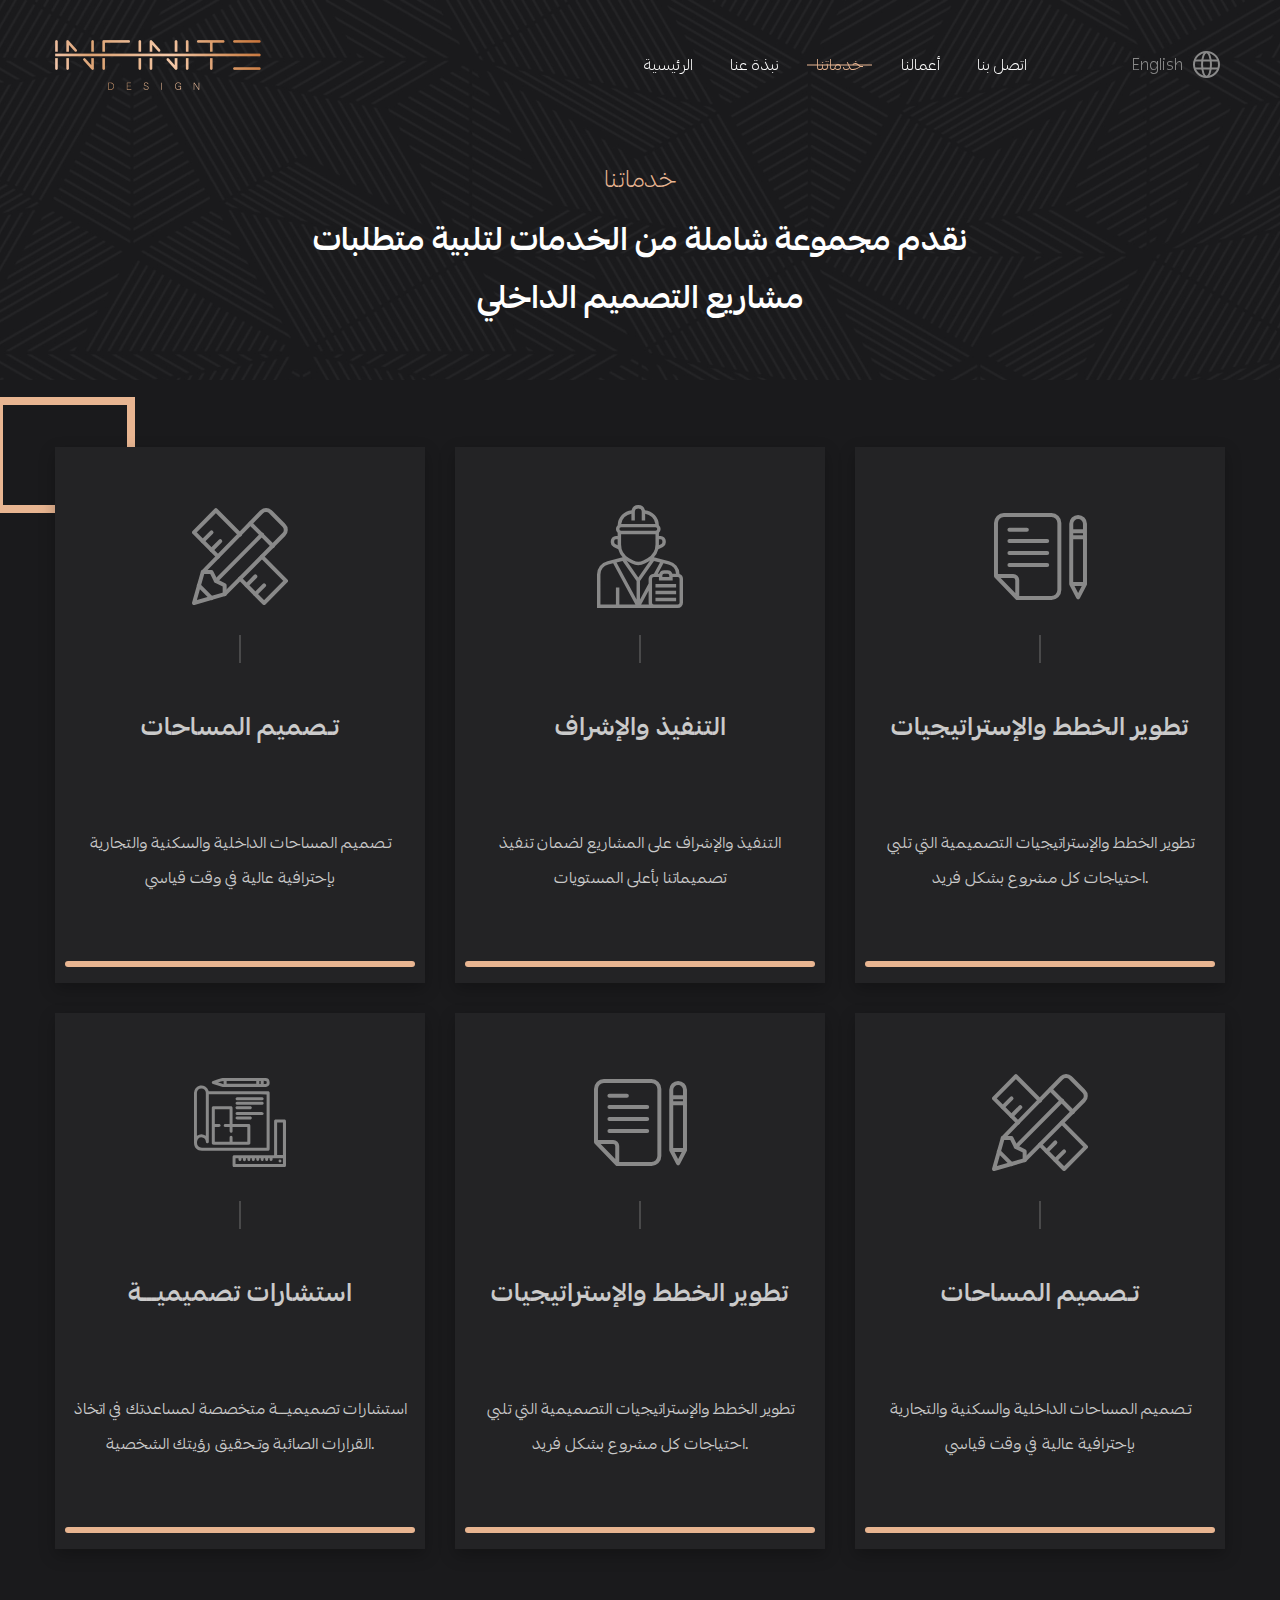
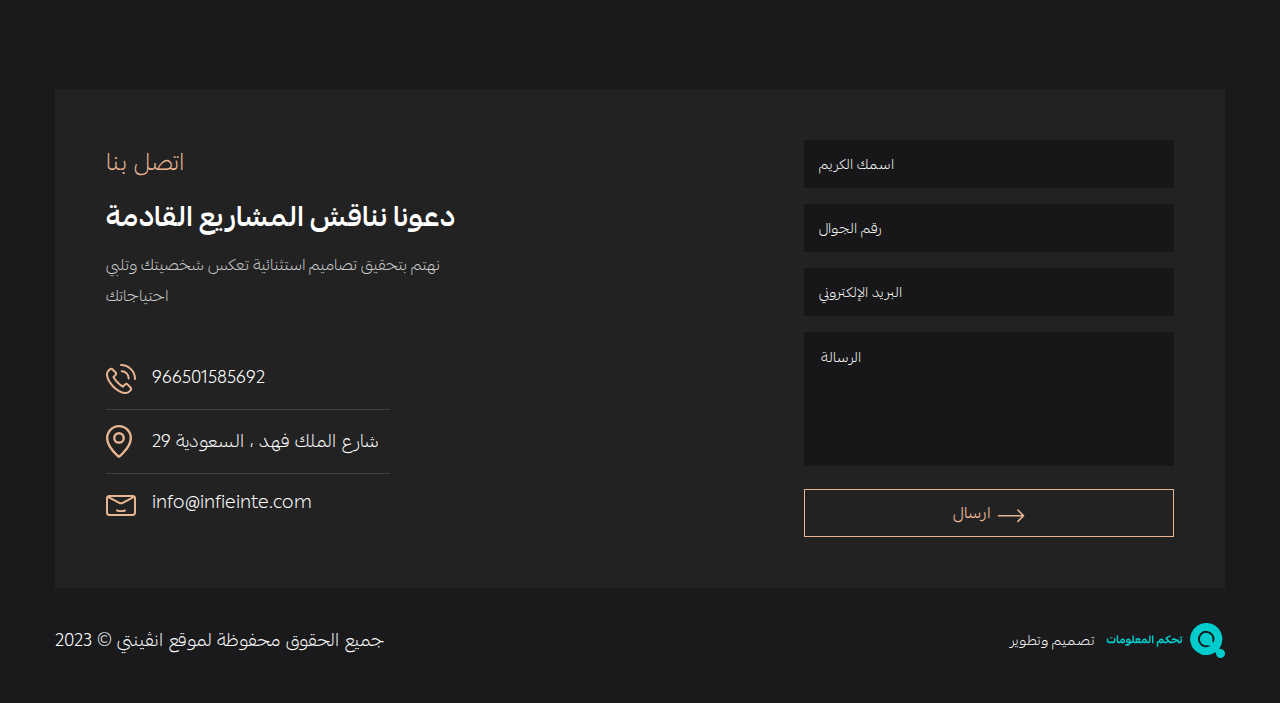
<file: en/services.html>
<!DOCTYPE html>
<html dir="ltr" lang="en">
  <head>
    <meta charset="UTF-8" />
    <meta
      name="viewport"
      content="width=device-width, initial-scale=1, shrink-to-fit=no, user-scalable=no"
    />
    <title>INFINITE | SERVICES</title>
    <link rel="shortcut icon" type="img/png" href="../images/favicon.png" />
    <link rel="stylesheet" href="../css/bootstrap.min.css" />
    <!-- <link rel="stylesheet" href="../css/bootstrap.rtl.min.css" /> -->
    <link rel="stylesheet" href="../css/line-awesome.css" />
    <link rel="stylesheet" href="../css/swiper-bundle.min.css" />
    <link rel="stylesheet" href="../css/fancybox.css" />
    <link rel="stylesheet" href="../css/main.css" />
  </head>

  <body class="inner-page">
    <!-- Start Header -->
    <header>
      <div class="container">
        <div class="header">
          <a href="index.html" class="logo">
            <img src="../images/logo.png" alt="INFINITE" class="img-fluid" />
          </a>
          <div class="menu-overlay"></div>
          <nav class="header-nav">
            <div class="header-nav-head">
              <a href="index.html" class="nav-logo">
                <img src="../images/logo.png" class="img-fluid" />
              </a>
              <a role="button" class="menu-close">
                <svg
                  xmlns="http://www.w3.org/2000/svg"
                  width="14.977"
                  height="14.977"
                  viewBox="0 0 14.977 14.977"
                >
                  <path
                    id="Path_29519"
                    data-name="Path 29519"
                    d="M24.363,16.875H19.125V11.637a1.125,1.125,0,0,0-2.25,0v5.238H11.637A1.077,1.077,0,0,0,10.512,18a1.089,1.089,0,0,0,1.125,1.125h5.238v5.238A1.09,1.09,0,0,0,18,25.488a1.119,1.119,0,0,0,1.125-1.125V19.125h5.238a1.125,1.125,0,0,0,0-2.25Z"
                    transform="translate(-10.512 -10.512)"
                  />
                </svg>
              </a>
            </div>
            <ul class="nav-list list-unstyled">
              <li>
                <a href="index.html"> الرئيسية </a>
              </li>
              <li>
                <a href="about.html"> نبذة عنا </a>
              </li>
              <li>
                <a href="services.html" class="active"> خدماتنا </a>
              </li>
              <li>
                <a href="projects.html"> أعمالنا </a>
              </li>
              <li>
                <a href="contact.html"> اتصل بنا </a>
              </li>
            </ul>
            <a href="../services.html" class="lang">
              <span class="label"> اللغه </span>
              <span class="text"> English </span>
              <i class="icon">
                <svg
                  xmlns="http://www.w3.org/2000/svg"
                  width="37.031"
                  height="37.031"
                  viewBox="0 0 37.031 37.031"
                >
                  <g transform="translate(6.33 6.172)">
                    <circle
                      cx="12.5"
                      cy="12.5"
                      r="12.5"
                      transform="translate(-0.33 -0.172)"
                      fill="none"
                      stroke-linecap="round"
                      stroke-linejoin="round"
                      stroke-width="2"
                    />
                    <ellipse
                      cx="4.459"
                      cy="12.344"
                      rx="4.459"
                      ry="12.344"
                      transform="translate(7.727)"
                      fill="none"
                      stroke-linecap="round"
                      stroke-linejoin="round"
                      stroke-width="2"
                    />
                    <g transform="translate(0.627 8.389)">
                      <path
                        d="M28.18,58.98H51.241"
                        transform="translate(-28.18 -58.98)"
                        fill="none"
                        stroke-linecap="round"
                        stroke-linejoin="round"
                        stroke-width="2"
                      />
                      <path
                        d="M28.18,91.02H51.241"
                        transform="translate(-28.18 -83.11)"
                        fill="none"
                        stroke-linecap="round"
                        stroke-linejoin="round"
                        stroke-width="2"
                      />
                    </g>
                  </g>
                </svg>
              </i>
            </a>
          </nav>

          <button class="menu-btn">
            <span class="hamburger-lines">
              <span class="line line1"></span>
              <span class="line line2"></span>
              <span class="line line3"></span>
            </span>
          </button>
        </div>
      </div>
    </header>
    <!-- End Header -->

    <!-- Start Services Page -->
    <section class="servicesArc-section big-main-pattern">
      <div class="container">
        <div class="servicesArc-cont main-pattern-content">
          <div class="sec-head">
            <h2 class="sec-title">خدماتنا</h2>
            <h3 class="sec-subtitle">
              نقدم مجموعة شاملة من الخدمات لتلبية متطلبات مشاريع التصميم الداخلي
            </h3>
          </div>
          <div class="services-list">
            <div class="service-item">
              <div class="service-icon">
                <a href="serviceSingle.html" class="icon-link">
                  <img src="../images/services/01.svg" class="img-fluid" />
                </a>
              </div>
              <h3 class="service-name">
                <a href="serviceSingle.html" class="name-link">
                  تـصميم المساحات
                </a>
              </h3>
              <p class="service-desc">
                تـصميم المساحات الداخلية والسكنية والتجارية بإحترافية عالية في
                وقت قياسي
              </p>
            </div>
            <div class="service-item">
              <div class="service-icon">
                <a href="serviceSingle.html" class="icon-link">
                  <img src="../images/services/02.svg" class="img-fluid" />
                </a>
              </div>
              <h3 class="service-name">
                <a href="serviceSingle.html" class="name-link">
                  التنفيذ والإشراف
                </a>
              </h3>
              <p class="service-desc">
                التنفيذ والإشراف على المشاريع لضمان تنفيذ تصميماتنا بأعلى
                المستويات
              </p>
            </div>
            <div class="service-item">
              <div class="service-icon">
                <a href="serviceSingle.html" class="icon-link">
                  <img src="../images/services/03.svg" class="img-fluid" />
                </a>
              </div>
              <h3 class="service-name">
                <a href="serviceSingle.html" class="name-link">
                  تطوير الخطط والإستراتيجيات
                </a>
              </h3>
              <p class="service-desc">
                تطوير الخطط والإستراتيجيات التصميمية التي تلبي احتياجات كل مشروع
                بشكل فريد.
              </p>
            </div>
            <div class="service-item">
              <div class="service-icon">
                <a href="serviceSingle.html" class="icon-link">
                  <img src="../images/services/04.svg" class="img-fluid" />
                </a>
              </div>
              <h3 class="service-name">
                <a href="serviceSingle.html" class="name-link">
                  استشارات تصميميـــة
                </a>
              </h3>
              <p class="service-desc">
                استشارات تصميميـــة متخصصة لمساعدتك في اتخاذ القرارات الصائبة
                وتـحقيق رؤيتك الشخصية.
              </p>
            </div>
            <div class="service-item">
              <div class="service-icon">
                <a href="serviceSingle.html" class="icon-link">
                  <img src="../images/services/03.svg" class="img-fluid" />
                </a>
              </div>
              <h3 class="service-name">
                <a href="serviceSingle.html" class="name-link">
                  تطوير الخطط والإستراتيجيات
                </a>
              </h3>
              <p class="service-desc">
                تطوير الخطط والإستراتيجيات التصميمية التي تلبي احتياجات كل مشروع
                بشكل فريد.
              </p>
            </div>
            <div class="service-item">
              <div class="service-icon">
                <a href="serviceSingle.html" class="icon-link">
                  <img src="../images/services/01.svg" class="img-fluid" />
                </a>
              </div>
              <h3 class="service-name">
                <a href="serviceSingle.html" class="name-link">
                  تـصميم المساحات
                </a>
              </h3>
              <p class="service-desc">
                تـصميم المساحات الداخلية والسكنية والتجارية بإحترافية عالية في
                وقت قياسي
              </p>
            </div>
          </div>
        </div>
      </div>
    </section>
    <!-- End Services Page -->

    <!-- Start Footer -->
    <footer style="background-image: url(../images/contact/bg.jpg)">
      <!-- Start Contact -->
      <section class="contact-section">
        <div class="container">
          <div class="contact-cont">
            <div class="contact-card">
              <div class="contact-text">
                <div class="contact-head">
                  <h5 class="contact-title">اتصل بنا</h5>
                  <h3 class="contact-subtitle">دعونا نناقش المشاريع القادمة</h3>
                  <p class="contact-desc">
                    نهتم بتحقيق تصاميم استثنائية تعكس شخصيتك وتلبي احتياجاتك
                  </p>
                </div>
                <ul class="contact-methods list-unstyled">
                  <li class="contact-method">
                    <a href="tel:966501585692" class="method-value">
                      <span class="icon">
                        <img src="../images/contact/01.svg" class="img-fluid" />
                      </span>
                      <span class="text"> 966501585692 </span>
                    </a>
                  </li>
                  <li class="contact-method">
                    <span class="method-value">
                      <span class="icon">
                        <img src="../images/contact/02.svg" class="img-fluid" />
                      </span>
                      <span class="text"> 29 شارع الملك فهد ، السعودية </span>
                    </span>
                  </li>
                  <li class="contact-method">
                    <a href="mailto:info@infieinte.com" class="method-value">
                      <span class="icon">
                        <img src="../images/contact/03.svg" class="img-fluid" />
                      </span>
                      <span class="text"> info@infieinte.com </span>
                    </a>
                  </li>
                </ul>
              </div>
              <div class="contact-form">
                <form>
                  <div class="form-group">
                    <input
                      type="text"
                      class="custom-input"
                      placeholder="اسمك الكريم"
                    />
                    <!-- If error exist add "has-error" to input -->
                    <!-- <span class="input-error"> الاسم مطلوب </span> -->
                  </div>
                  <div class="form-group">
                    <input
                      type="tel"
                      class="custom-input"
                      placeholder="رقم الجوال"
                    />
                  </div>
                  <div class="form-group">
                    <input
                      type="email"
                      class="custom-input"
                      placeholder="البريد الإلكتروني"
                    />
                  </div>
                  <div class="form-group">
                    <textarea
                      class="custom-input"
                      placeholder="الرسالة"
                    ></textarea>
                  </div>
                  <button type="submit" class="form-submit">
                    <span class="text"> ارسال </span>
                    <div class="icon">
                      <svg
                        xmlns="http://www.w3.org/2000/svg"
                        width="26.659"
                        height="13.464"
                        viewBox="0 0 26.659 13.464"
                      >
                        <path
                          d="M27.659,23.8H3.96l4.866,4.866L7.732,29.757,1,23.025l6.732-6.732,1.093,1.093L3.96,22.252h23.7Z"
                          transform="translate(-1 -16.293)"
                        />
                      </svg>
                    </div>
                  </button>
                </form>
              </div>
            </div>
          </div>
        </div>
      </section>
      <!-- End Contact -->

      <!-- Start Copyrights -->
      <section class="copyrights-section">
        <div class="container">
          <div class="copyrights-cont">
            <p class="site-copyright">
              جميع الحقوق محفوظة لموقع انڤينتي © 2023
            </p>
            <p class="tahqom-copyright">
              تصميم وتطوير
              <a href="https://tahaqom.com/" target="_blank">
                <img src="../images/tahaqom.svg" class="img-fluid" />
              </a>
            </p>
          </div>
        </div>
      </section>
      <!-- End Copyrights -->
    </footer>
    <!-- End Footer -->
    <script src="../js/jquery.min.js"></script>
    <script src="../js/popper.min.js"></script>
    <script src="../js/bootstrap.min.js"></script>
    <script src="../js/swiper-bundle.min.js"></script>
    <script src="../js/lazyload.js"></script>
    <script src="../js/fancybox.umd.js"></script>
    <script src="../js/mixitup.min.js"></script>
    <script src="../js/main.js"></script>
  </body>
</html>
</file>
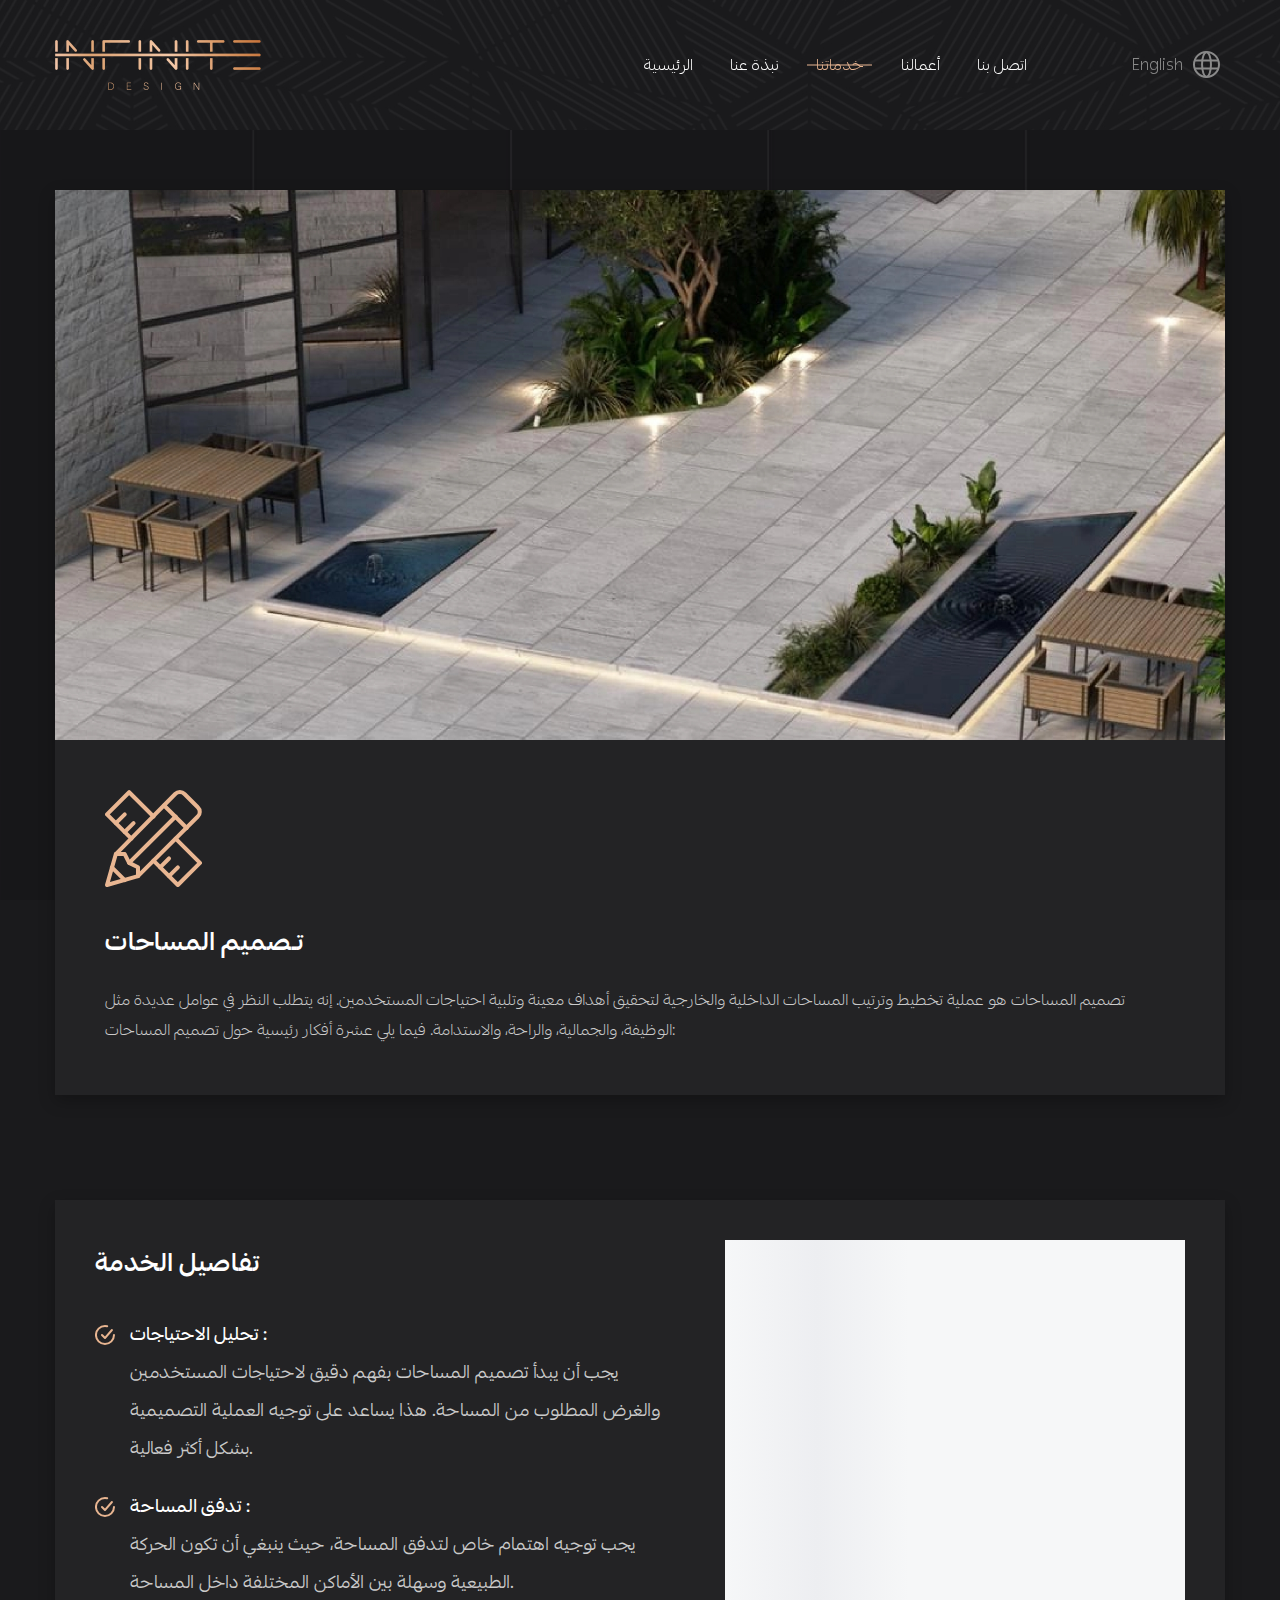
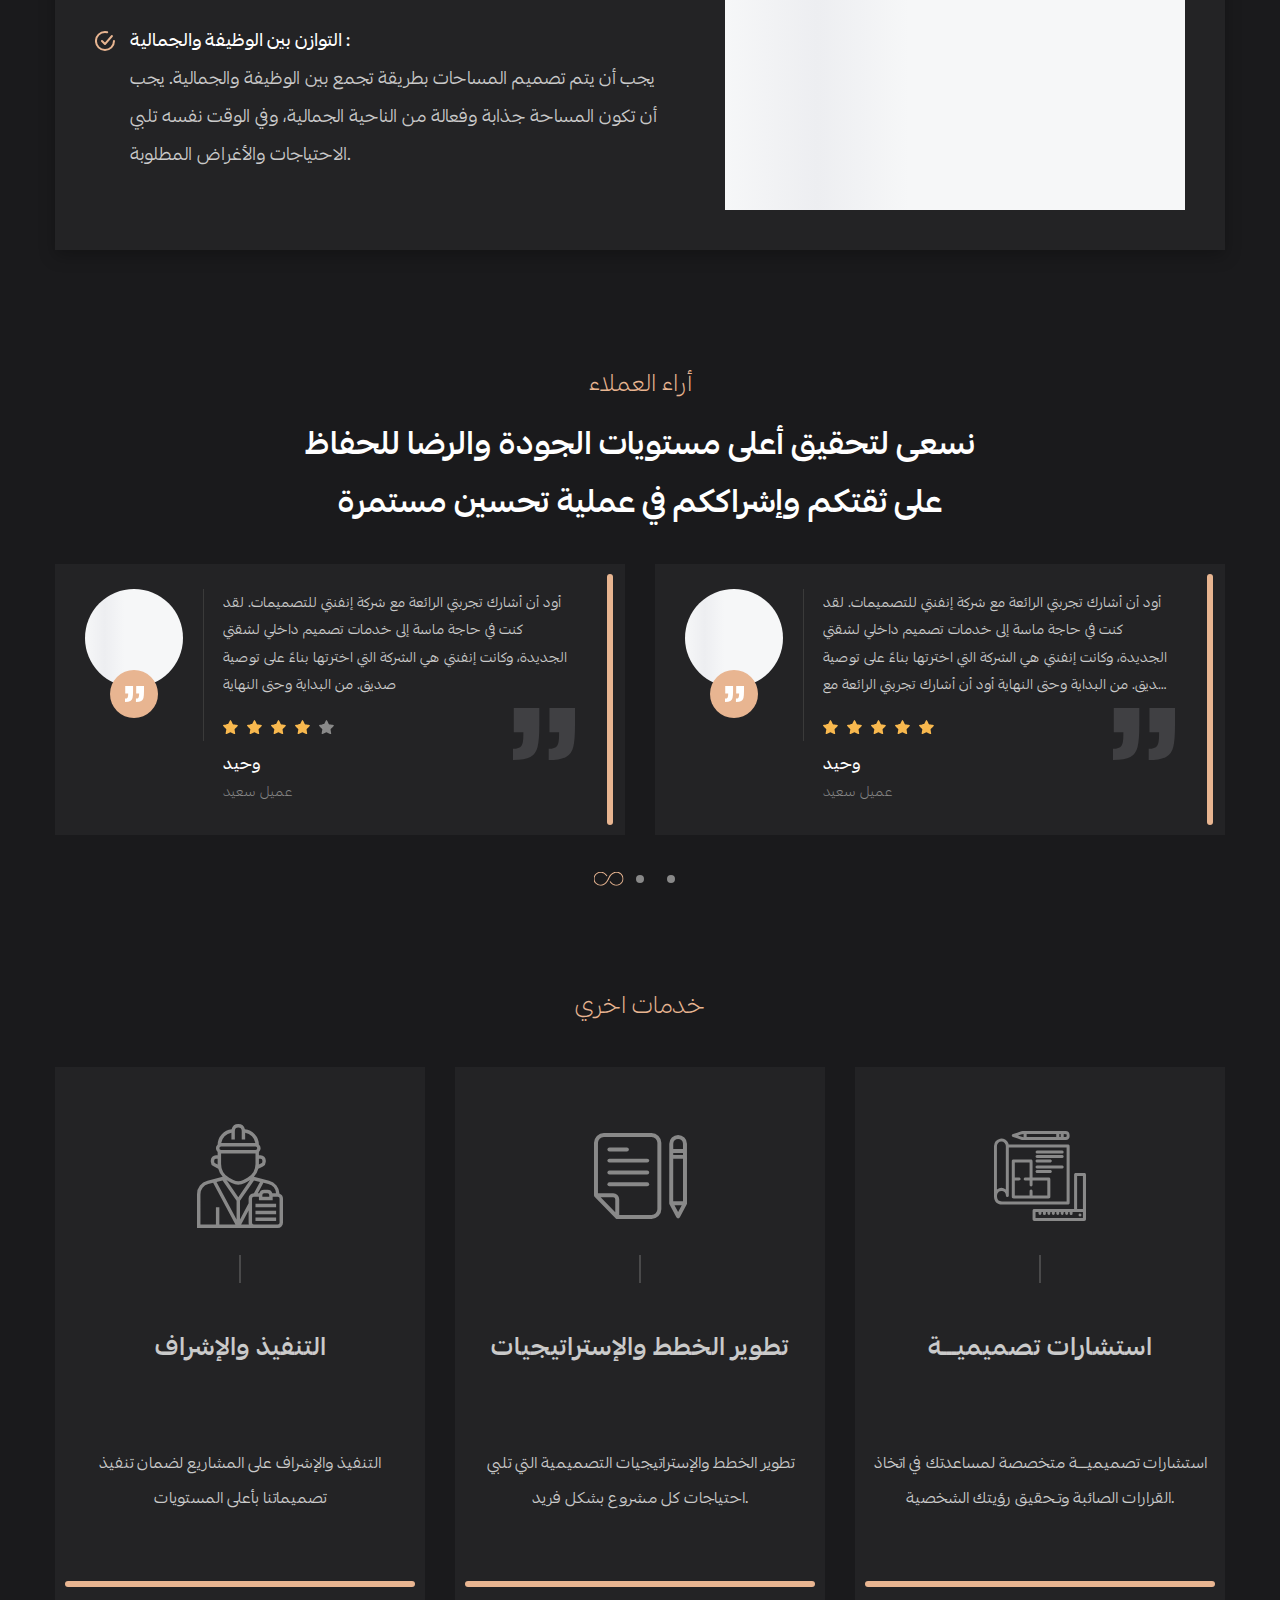
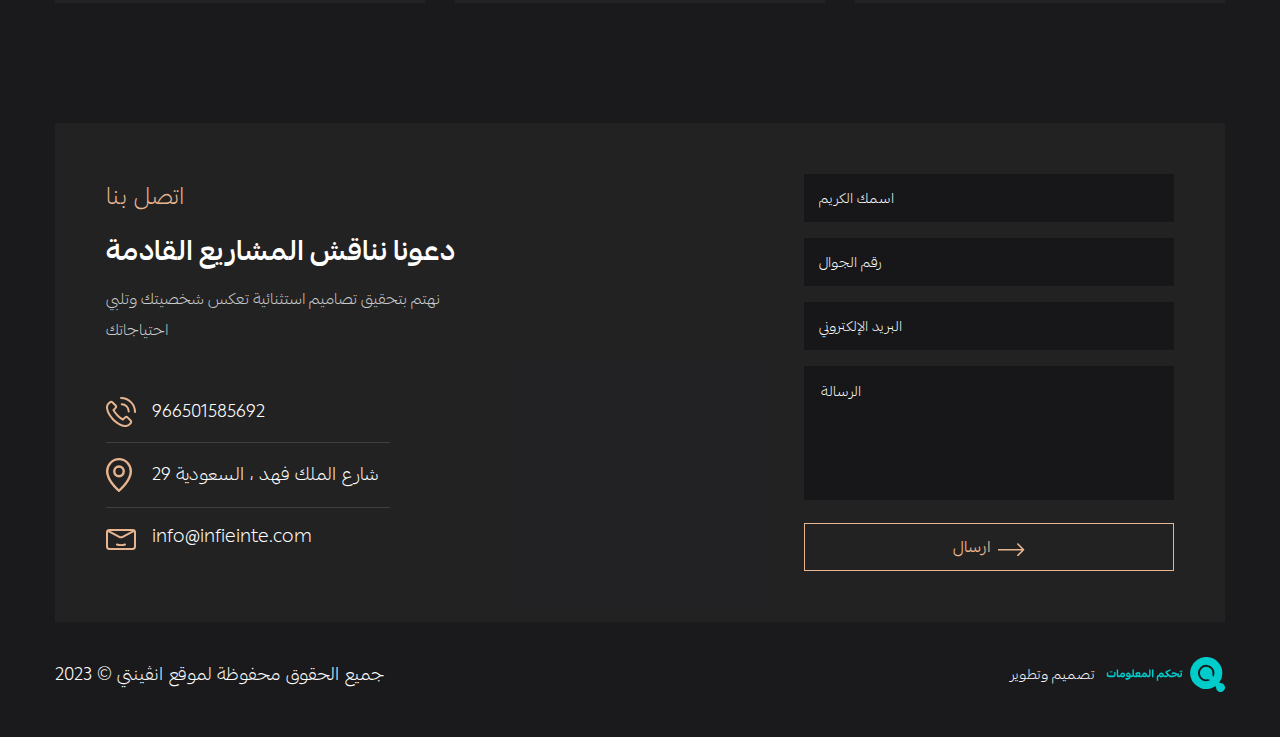
<file: en/serviceSingle.html>
<!DOCTYPE html>
<html dir="ltr" lang="en">
  <head>
    <meta charset="UTF-8" />
    <meta
      name="viewport"
      content="width=device-width, initial-scale=1, shrink-to-fit=no, user-scalable=no"
    />
    <title>INFINITE | SERVICE</title>
    <link rel="shortcut icon" type="img/png" href="../images/favicon.png" />
    <link rel="stylesheet" href="../css/bootstrap.min.css" />
    <!-- <link rel="stylesheet" href="../css/bootstrap.rtl.min.css" /> -->
    <link rel="stylesheet" href="../css/line-awesome.css" />
    <link rel="stylesheet" href="../css/swiper-bundle.min.css" />
    <link rel="stylesheet" href="../css/fancybox.css" />
    <link rel="stylesheet" href="../css/main.css" />
  </head>

  <body class="inner-page">
    <!-- Start Header -->
    <header>
      <div class="container">
        <div class="header">
          <a href="index.html" class="logo">
            <img src="../images/logo.png" alt="INFINITE" class="img-fluid" />
          </a>
          <div class="menu-overlay"></div>
          <nav class="header-nav">
            <div class="header-nav-head">
              <a href="index.html" class="nav-logo">
                <img src="../images/logo.png" class="img-fluid" />
              </a>
              <a role="button" class="menu-close">
                <svg
                  xmlns="http://www.w3.org/2000/svg"
                  width="14.977"
                  height="14.977"
                  viewBox="0 0 14.977 14.977"
                >
                  <path
                    id="Path_29519"
                    data-name="Path 29519"
                    d="M24.363,16.875H19.125V11.637a1.125,1.125,0,0,0-2.25,0v5.238H11.637A1.077,1.077,0,0,0,10.512,18a1.089,1.089,0,0,0,1.125,1.125h5.238v5.238A1.09,1.09,0,0,0,18,25.488a1.119,1.119,0,0,0,1.125-1.125V19.125h5.238a1.125,1.125,0,0,0,0-2.25Z"
                    transform="translate(-10.512 -10.512)"
                  />
                </svg>
              </a>
            </div>
            <ul class="nav-list list-unstyled">
              <li>
                <a href="index.html"> الرئيسية </a>
              </li>
              <li>
                <a href="about.html"> نبذة عنا </a>
              </li>
              <li>
                <a href="services.html" class="active"> خدماتنا </a>
              </li>
              <li>
                <a href="projects.html"> أعمالنا </a>
              </li>
              <li>
                <a href="contact.html"> اتصل بنا </a>
              </li>
            </ul>
            <a href="../serviceSingle.html" class="lang">
              <span class="label"> اللغه </span>
              <span class="text"> English </span>
              <i class="icon">
                <svg
                  xmlns="http://www.w3.org/2000/svg"
                  width="37.031"
                  height="37.031"
                  viewBox="0 0 37.031 37.031"
                >
                  <g transform="translate(6.33 6.172)">
                    <circle
                      cx="12.5"
                      cy="12.5"
                      r="12.5"
                      transform="translate(-0.33 -0.172)"
                      fill="none"
                      stroke-linecap="round"
                      stroke-linejoin="round"
                      stroke-width="2"
                    />
                    <ellipse
                      cx="4.459"
                      cy="12.344"
                      rx="4.459"
                      ry="12.344"
                      transform="translate(7.727)"
                      fill="none"
                      stroke-linecap="round"
                      stroke-linejoin="round"
                      stroke-width="2"
                    />
                    <g transform="translate(0.627 8.389)">
                      <path
                        d="M28.18,58.98H51.241"
                        transform="translate(-28.18 -58.98)"
                        fill="none"
                        stroke-linecap="round"
                        stroke-linejoin="round"
                        stroke-width="2"
                      />
                      <path
                        d="M28.18,91.02H51.241"
                        transform="translate(-28.18 -83.11)"
                        fill="none"
                        stroke-linecap="round"
                        stroke-linejoin="round"
                        stroke-width="2"
                      />
                    </g>
                  </g>
                </svg>
              </i>
            </a>
          </nav>

          <button class="menu-btn">
            <span class="hamburger-lines">
              <span class="line line1"></span>
              <span class="line line2"></span>
              <span class="line line3"></span>
            </span>
          </button>
        </div>
      </div>
    </header>
    <!-- End Header -->

    <!-- Start Services Page -->
    <section class="servicesSingle-main-section small-main-pattern">
      <div class="container">
        <div class="servicesSingle-main-cont main-pattern-content">
          <div class="servicesSingle-main-card">
            <div class="serviceCard-img">
              <div class="img-holder loading-img lazy-img-parent">
                <img data-src="../images/serviceSingle/01.jpg" class="lazy-img" />
              </div>
            </div>
            <div class="serviceCard-text">
              <div class="service-icon">
                <img src="../images/services/01.svg" class="img-fluid" />
              </div>
              <h4 class="service-title">تـصميم المساحات</h4>
              <p class="service-desc">
                تصميم المساحات هو عملية تخطيط وترتيب المساحات الداخلية والخارجية
                لتحقيق أهداف معينة وتلبية احتياجات المستخدمين. إنه يتطلب النظر
                في عوامل عديدة مثل الوظيفة، والجمالية، والراحة، والاستدامة. فيما
                يلي عشرة أفكار رئيسية حول تصميم المساحات:
              </p>
            </div>
          </div>
        </div>
      </div>
    </section>

    <section class="servicesSingle-details-section">
      <div class="container">
        <div class="servicesSingle-details-cont">
          <div class="servicesSingle-details-card">
            <div class="detailsCard-flex">
              <div class="detailsCard-list">
                <h4 class="list-title">تفاصيل الخدمة</h4>
                <ul class="list-unstyled">
                  <li>
                    <h6 class="item-title">تحليل الاحتياجات :</h6>
                    <p>
                      يجب أن يبدأ تصميم المساحات بفهم دقيق لاحتياجات المستخدمين
                      والغرض المطلوب من المساحة. هذا يساعد على توجيه العملية
                      التصميمية بشكل أكثر فعالية.
                    </p>
                  </li>
                  <li>
                    <h6 class="item-title">تدفق المساحة :</h6>
                    <p>
                      يجب توجيه اهتمام خاص لتدفق المساحة، حيث ينبغي أن تكون
                      الحركة الطبيعية وسهلة بين الأماكن المختلفة داخل المساحة.
                    </p>
                  </li>
                  <li>
                    <h6 class="item-title">التوازن بين الوظيفة والجمالية :</h6>
                    <p>
                      يجب أن يتم تصميم المساحات بطريقة تجمع بين الوظيفة
                      والجمالية. يجب أن تكون المساحة جذابة وفعالة من الناحية
                      الجمالية، وفي الوقت نفسه تلبي الاحتياجات والأغراض
                      المطلوبة.
                    </p>
                  </li>
                </ul>
              </div>
              <div class="detailsCard-img">
                <div class="img-holder loading-img lazy-img-parent">
                  <img
                    data-src="../images/serviceSingle/02.jpg"
                    class="lazy-img"
                  />
                </div>
              </div>
            </div>
          </div>
        </div>
      </div>
    </section>

    <section class="testimonials-section">
      <div class="container">
        <div class="testimonials-cont">
          <div class="sec-head">
            <h5 class="sec-title">أراء العملاء</h5>
            <h3 class="sec-subtitle">
              نسعى لتحقيق أعلى مستويات الجودة والرضا للحفاظ على ثقتكم وإشراككم
              في عملية تحسين مستمرة
            </h3>
          </div>
          <div class="testimonials-slider">
            <div class="swiper">
              <div class="swiper-wrapper">
                <div class="swiper-slide">
                  <div class="testimonial-item">
                    <div class="user-img">
                      <div class="img-holder loading-img lazy-img-parent">
                        <img
                          data-src="../images/testimonials/01.png"
                          class="lazy-img"
                        />
                      </div>
                      <span class="pattern">
                        <img src="../images/icons/quote.svg" alt="" />
                      </span>
                    </div>
                    <div class="testimonial-text">
                      <p class="review">
                        أود أن أشارك تجربتي الرائعة مع شركة إنفنتي للتصميمات.
                        لقد كنت في حاجة ماسة إلى خدمات تصميم داخلي لشقتي
                        الجديدة، وكانت إنفنتي هي الشركة التي اخترتها بناءً على
                        توصية صديق. من البداية وحتى النهاية
                      </p>
                      <div class="rating">
                        <span class="active">
                          <svg
                            xmlns="http://www.w3.org/2000/svg"
                            width="14.986"
                            height="14.273"
                            viewBox="0 0 14.986 14.273"
                          >
                            <path
                              id="Path_29847"
                              data-name="Path 29847"
                              d="M-55.8,55.3c-.533.38-3.954-2.027-4.609-2.033s-4.115,2.347-4.642,1.958.712-4.376.514-5-3.51-3.177-3.3-3.8,4.394-.677,4.927-1.057,1.946-4.31,2.6-4.3,2,3.958,2.531,4.346,4.712.513,4.909,1.136-3.156,3.123-3.363,3.743S-55.27,54.916-55.8,55.3Z"
                              transform="translate(67.851 -41.064)"
                            />
                          </svg>
                        </span>
                        <span class="active">
                          <svg
                            xmlns="http://www.w3.org/2000/svg"
                            width="14.986"
                            height="14.273"
                            viewBox="0 0 14.986 14.273"
                          >
                            <path
                              id="Path_29847"
                              data-name="Path 29847"
                              d="M-55.8,55.3c-.533.38-3.954-2.027-4.609-2.033s-4.115,2.347-4.642,1.958.712-4.376.514-5-3.51-3.177-3.3-3.8,4.394-.677,4.927-1.057,1.946-4.31,2.6-4.3,2,3.958,2.531,4.346,4.712.513,4.909,1.136-3.156,3.123-3.363,3.743S-55.27,54.916-55.8,55.3Z"
                              transform="translate(67.851 -41.064)"
                            />
                          </svg>
                        </span>
                        <span class="active">
                          <svg
                            xmlns="http://www.w3.org/2000/svg"
                            width="14.986"
                            height="14.273"
                            viewBox="0 0 14.986 14.273"
                          >
                            <path
                              id="Path_29847"
                              data-name="Path 29847"
                              d="M-55.8,55.3c-.533.38-3.954-2.027-4.609-2.033s-4.115,2.347-4.642,1.958.712-4.376.514-5-3.51-3.177-3.3-3.8,4.394-.677,4.927-1.057,1.946-4.31,2.6-4.3,2,3.958,2.531,4.346,4.712.513,4.909,1.136-3.156,3.123-3.363,3.743S-55.27,54.916-55.8,55.3Z"
                              transform="translate(67.851 -41.064)"
                            />
                          </svg>
                        </span>
                        <span class="active">
                          <svg
                            xmlns="http://www.w3.org/2000/svg"
                            width="14.986"
                            height="14.273"
                            viewBox="0 0 14.986 14.273"
                          >
                            <path
                              id="Path_29847"
                              data-name="Path 29847"
                              d="M-55.8,55.3c-.533.38-3.954-2.027-4.609-2.033s-4.115,2.347-4.642,1.958.712-4.376.514-5-3.51-3.177-3.3-3.8,4.394-.677,4.927-1.057,1.946-4.31,2.6-4.3,2,3.958,2.531,4.346,4.712.513,4.909,1.136-3.156,3.123-3.363,3.743S-55.27,54.916-55.8,55.3Z"
                              transform="translate(67.851 -41.064)"
                            />
                          </svg>
                        </span>
                        <span>
                          <svg
                            xmlns="http://www.w3.org/2000/svg"
                            width="14.986"
                            height="14.273"
                            viewBox="0 0 14.986 14.273"
                          >
                            <path
                              id="Path_29847"
                              data-name="Path 29847"
                              d="M-55.8,55.3c-.533.38-3.954-2.027-4.609-2.033s-4.115,2.347-4.642,1.958.712-4.376.514-5-3.51-3.177-3.3-3.8,4.394-.677,4.927-1.057,1.946-4.31,2.6-4.3,2,3.958,2.531,4.346,4.712.513,4.909,1.136-3.156,3.123-3.363,3.743S-55.27,54.916-55.8,55.3Z"
                              transform="translate(67.851 -41.064)"
                            />
                          </svg>
                        </span>
                      </div>
                      <div class="user-info">
                        <h6 class="user-name">وحيد</h6>
                        <span class="user-position"> عميل سعيد </span>
                      </div>
                      <span class="pattern">
                        <img src="../images/icons/quote.svg" alt="" />
                      </span>
                    </div>
                  </div>
                </div>
                <div class="swiper-slide">
                  <div class="testimonial-item">
                    <div class="user-img">
                      <div class="img-holder loading-img lazy-img-parent">
                        <img
                          data-src="../images/testimonials/02.jpg"
                          class="lazy-img"
                        />
                      </div>
                      <span class="pattern">
                        <img src="../images/icons/quote.svg" alt="" />
                      </span>
                    </div>
                    <div class="testimonial-text">
                      <p class="review">
                        أود أن أشارك تجربتي الرائعة مع شركة إنفنتي للتصميمات.
                        لقد كنت في حاجة ماسة إلى خدمات تصميم داخلي لشقتي
                        الجديدة، وكانت إنفنتي هي الشركة التي اخترتها بناءً على
                        توصية صديق. من البداية وحتى النهاية أود أن أشارك تجربتي
                        الرائعة مع شركة إنفنتي للتصميمات. لقد كنت في حاجة ماسة
                        إلى خدمات تصميم داخلي لشقتي الجديدة، وكانت إنفنتي هي
                        الشركة التي اخترتها بناءً على توصية صديق. من البداية
                        وحتى النهاية
                      </p>
                      <div class="rating">
                        <span class="active">
                          <svg
                            xmlns="http://www.w3.org/2000/svg"
                            width="14.986"
                            height="14.273"
                            viewBox="0 0 14.986 14.273"
                          >
                            <path
                              id="Path_29847"
                              data-name="Path 29847"
                              d="M-55.8,55.3c-.533.38-3.954-2.027-4.609-2.033s-4.115,2.347-4.642,1.958.712-4.376.514-5-3.51-3.177-3.3-3.8,4.394-.677,4.927-1.057,1.946-4.31,2.6-4.3,2,3.958,2.531,4.346,4.712.513,4.909,1.136-3.156,3.123-3.363,3.743S-55.27,54.916-55.8,55.3Z"
                              transform="translate(67.851 -41.064)"
                            />
                          </svg>
                        </span>
                        <span class="active">
                          <svg
                            xmlns="http://www.w3.org/2000/svg"
                            width="14.986"
                            height="14.273"
                            viewBox="0 0 14.986 14.273"
                          >
                            <path
                              id="Path_29847"
                              data-name="Path 29847"
                              d="M-55.8,55.3c-.533.38-3.954-2.027-4.609-2.033s-4.115,2.347-4.642,1.958.712-4.376.514-5-3.51-3.177-3.3-3.8,4.394-.677,4.927-1.057,1.946-4.31,2.6-4.3,2,3.958,2.531,4.346,4.712.513,4.909,1.136-3.156,3.123-3.363,3.743S-55.27,54.916-55.8,55.3Z"
                              transform="translate(67.851 -41.064)"
                            />
                          </svg>
                        </span>
                        <span class="active">
                          <svg
                            xmlns="http://www.w3.org/2000/svg"
                            width="14.986"
                            height="14.273"
                            viewBox="0 0 14.986 14.273"
                          >
                            <path
                              id="Path_29847"
                              data-name="Path 29847"
                              d="M-55.8,55.3c-.533.38-3.954-2.027-4.609-2.033s-4.115,2.347-4.642,1.958.712-4.376.514-5-3.51-3.177-3.3-3.8,4.394-.677,4.927-1.057,1.946-4.31,2.6-4.3,2,3.958,2.531,4.346,4.712.513,4.909,1.136-3.156,3.123-3.363,3.743S-55.27,54.916-55.8,55.3Z"
                              transform="translate(67.851 -41.064)"
                            />
                          </svg>
                        </span>
                        <span class="active">
                          <svg
                            xmlns="http://www.w3.org/2000/svg"
                            width="14.986"
                            height="14.273"
                            viewBox="0 0 14.986 14.273"
                          >
                            <path
                              id="Path_29847"
                              data-name="Path 29847"
                              d="M-55.8,55.3c-.533.38-3.954-2.027-4.609-2.033s-4.115,2.347-4.642,1.958.712-4.376.514-5-3.51-3.177-3.3-3.8,4.394-.677,4.927-1.057,1.946-4.31,2.6-4.3,2,3.958,2.531,4.346,4.712.513,4.909,1.136-3.156,3.123-3.363,3.743S-55.27,54.916-55.8,55.3Z"
                              transform="translate(67.851 -41.064)"
                            />
                          </svg>
                        </span>
                        <span class="active">
                          <svg
                            xmlns="http://www.w3.org/2000/svg"
                            width="14.986"
                            height="14.273"
                            viewBox="0 0 14.986 14.273"
                          >
                            <path
                              id="Path_29847"
                              data-name="Path 29847"
                              d="M-55.8,55.3c-.533.38-3.954-2.027-4.609-2.033s-4.115,2.347-4.642,1.958.712-4.376.514-5-3.51-3.177-3.3-3.8,4.394-.677,4.927-1.057,1.946-4.31,2.6-4.3,2,3.958,2.531,4.346,4.712.513,4.909,1.136-3.156,3.123-3.363,3.743S-55.27,54.916-55.8,55.3Z"
                              transform="translate(67.851 -41.064)"
                            />
                          </svg>
                        </span>
                      </div>
                      <div class="user-info">
                        <h6 class="user-name">وحيد</h6>
                        <span class="user-position"> عميل سعيد </span>
                      </div>
                      <span class="pattern">
                        <img src="../images/icons/quote.svg" alt="" />
                      </span>
                    </div>
                  </div>
                </div>
                <div class="swiper-slide">
                  <div class="testimonial-item">
                    <div class="user-img">
                      <div class="img-holder loading-img lazy-img-parent">
                        <img
                          data-src="../images/testimonials/03.jpg"
                          class="lazy-img"
                        />
                      </div>
                      <span class="pattern">
                        <img src="../images/icons/quote.svg" alt="" />
                      </span>
                    </div>
                    <div class="testimonial-text">
                      <p class="review">
                        أود أن أشارك تجربتي الرائعة مع شركة إنفنتي للتصميمات.
                      </p>
                      <div class="rating">
                        <span class="active">
                          <svg
                            xmlns="http://www.w3.org/2000/svg"
                            width="14.986"
                            height="14.273"
                            viewBox="0 0 14.986 14.273"
                          >
                            <path
                              id="Path_29847"
                              data-name="Path 29847"
                              d="M-55.8,55.3c-.533.38-3.954-2.027-4.609-2.033s-4.115,2.347-4.642,1.958.712-4.376.514-5-3.51-3.177-3.3-3.8,4.394-.677,4.927-1.057,1.946-4.31,2.6-4.3,2,3.958,2.531,4.346,4.712.513,4.909,1.136-3.156,3.123-3.363,3.743S-55.27,54.916-55.8,55.3Z"
                              transform="translate(67.851 -41.064)"
                            />
                          </svg>
                        </span>
                        <span class="active">
                          <svg
                            xmlns="http://www.w3.org/2000/svg"
                            width="14.986"
                            height="14.273"
                            viewBox="0 0 14.986 14.273"
                          >
                            <path
                              id="Path_29847"
                              data-name="Path 29847"
                              d="M-55.8,55.3c-.533.38-3.954-2.027-4.609-2.033s-4.115,2.347-4.642,1.958.712-4.376.514-5-3.51-3.177-3.3-3.8,4.394-.677,4.927-1.057,1.946-4.31,2.6-4.3,2,3.958,2.531,4.346,4.712.513,4.909,1.136-3.156,3.123-3.363,3.743S-55.27,54.916-55.8,55.3Z"
                              transform="translate(67.851 -41.064)"
                            />
                          </svg>
                        </span>
                        <span class="active">
                          <svg
                            xmlns="http://www.w3.org/2000/svg"
                            width="14.986"
                            height="14.273"
                            viewBox="0 0 14.986 14.273"
                          >
                            <path
                              id="Path_29847"
                              data-name="Path 29847"
                              d="M-55.8,55.3c-.533.38-3.954-2.027-4.609-2.033s-4.115,2.347-4.642,1.958.712-4.376.514-5-3.51-3.177-3.3-3.8,4.394-.677,4.927-1.057,1.946-4.31,2.6-4.3,2,3.958,2.531,4.346,4.712.513,4.909,1.136-3.156,3.123-3.363,3.743S-55.27,54.916-55.8,55.3Z"
                              transform="translate(67.851 -41.064)"
                            />
                          </svg>
                        </span>
                        <span class="active">
                          <svg
                            xmlns="http://www.w3.org/2000/svg"
                            width="14.986"
                            height="14.273"
                            viewBox="0 0 14.986 14.273"
                          >
                            <path
                              id="Path_29847"
                              data-name="Path 29847"
                              d="M-55.8,55.3c-.533.38-3.954-2.027-4.609-2.033s-4.115,2.347-4.642,1.958.712-4.376.514-5-3.51-3.177-3.3-3.8,4.394-.677,4.927-1.057,1.946-4.31,2.6-4.3,2,3.958,2.531,4.346,4.712.513,4.909,1.136-3.156,3.123-3.363,3.743S-55.27,54.916-55.8,55.3Z"
                              transform="translate(67.851 -41.064)"
                            />
                          </svg>
                        </span>
                        <span>
                          <svg
                            xmlns="http://www.w3.org/2000/svg"
                            width="14.986"
                            height="14.273"
                            viewBox="0 0 14.986 14.273"
                          >
                            <path
                              id="Path_29847"
                              data-name="Path 29847"
                              d="M-55.8,55.3c-.533.38-3.954-2.027-4.609-2.033s-4.115,2.347-4.642,1.958.712-4.376.514-5-3.51-3.177-3.3-3.8,4.394-.677,4.927-1.057,1.946-4.31,2.6-4.3,2,3.958,2.531,4.346,4.712.513,4.909,1.136-3.156,3.123-3.363,3.743S-55.27,54.916-55.8,55.3Z"
                              transform="translate(67.851 -41.064)"
                            />
                          </svg>
                        </span>
                      </div>
                      <div class="user-info">
                        <h6 class="user-name">مها الدباسي</h6>
                        <span class="user-position"> عميل سعيد </span>
                      </div>
                      <span class="pattern">
                        <img src="../images/icons/quote.svg" alt="" />
                      </span>
                    </div>
                  </div>
                </div>
              </div>
            </div>
            <div class="swiper-pagination"></div>
          </div>
        </div>
      </div>
    </section>

    <section class="related-section">
      <div class="container">
        <div class="related-cont">
          <div class="sec-head">
            <h5 class="sec-title">خدمات اخري</h5>
          </div>
          <div class="services-slider">
            <div class="swiper">
              <div class="swiper-wrapper">
                <div class="swiper-slide">
                  <div class="service-item">
                    <div class="service-icon">
                      <a href="serviceSingle.html" class="icon-link">
                        <img src="../images/services/02.svg" class="img-fluid" />
                      </a>
                    </div>
                    <h3 class="service-name">
                      <a href="serviceSingle.html" class="name-link">
                        التنفيذ والإشراف
                      </a>
                    </h3>
                    <p class="service-desc">
                      التنفيذ والإشراف على المشاريع لضمان تنفيذ تصميماتنا بأعلى
                      المستويات
                    </p>
                  </div>
                </div>
                <div class="swiper-slide">
                  <div class="service-item">
                    <div class="service-icon">
                      <a href="serviceSingle.html" class="icon-link">
                        <img src="../images/services/03.svg" class="img-fluid" />
                      </a>
                    </div>
                    <h3 class="service-name">
                      <a href="serviceSingle.html" class="name-link">
                        تطوير الخطط والإستراتيجيات
                      </a>
                    </h3>
                    <p class="service-desc">
                      تطوير الخطط والإستراتيجيات التصميمية التي تلبي احتياجات كل
                      مشروع بشكل فريد.
                    </p>
                  </div>
                </div>
                <div class="swiper-slide">
                  <div class="service-item">
                    <div class="service-icon">
                      <a href="serviceSingle.html" class="icon-link">
                        <img src="../images/services/04.svg" class="img-fluid" />
                      </a>
                    </div>
                    <h3 class="service-name">
                      <a href="serviceSingle.html" class="name-link">
                        استشارات تصميميـــة
                      </a>
                    </h3>
                    <p class="service-desc">
                      استشارات تصميميـــة متخصصة لمساعدتك في اتخاذ القرارات
                      الصائبة وتـحقيق رؤيتك الشخصية.
                    </p>
                  </div>
                </div>
                <div class="swiper-slide">
                  <div class="service-item">
                    <div class="service-icon">
                      <a href="serviceSingle.html" class="icon-link">
                        <img src="../images/services/01.svg" class="img-fluid" />
                      </a>
                    </div>
                    <h3 class="service-name">
                      <a href="serviceSingle.html" class="name-link">
                        تـصميم المساحات
                      </a>
                    </h3>
                    <p class="service-desc">
                      تـصميم المساحات الداخلية والسكنية والتجارية بإحترافية
                      عالية في وقت قياسي
                    </p>
                  </div>
                </div>
              </div>
            </div>
            <div class="swiper-pagination"></div>
          </div>
        </div>
      </div>
    </section>

    <!-- End Services Page -->

    <!-- Start Footer -->
    <footer style="background-image: url(../images/contact/bg.jpg)">
      <!-- Start Contact -->
      <section class="contact-section">
        <div class="container">
          <div class="contact-cont">
            <div class="contact-card">
              <div class="contact-text">
                <div class="contact-head">
                  <h5 class="contact-title">اتصل بنا</h5>
                  <h3 class="contact-subtitle">دعونا نناقش المشاريع القادمة</h3>
                  <p class="contact-desc">
                    نهتم بتحقيق تصاميم استثنائية تعكس شخصيتك وتلبي احتياجاتك
                  </p>
                </div>
                <ul class="contact-methods list-unstyled">
                  <li class="contact-method">
                    <a href="tel:966501585692" class="method-value">
                      <span class="icon">
                        <img src="../images/contact/01.svg" class="img-fluid" />
                      </span>
                      <span class="text"> 966501585692 </span>
                    </a>
                  </li>
                  <li class="contact-method">
                    <span class="method-value">
                      <span class="icon">
                        <img src="../images/contact/02.svg" class="img-fluid" />
                      </span>
                      <span class="text"> 29 شارع الملك فهد ، السعودية </span>
                    </span>
                  </li>
                  <li class="contact-method">
                    <a href="mailto:info@infieinte.com" class="method-value">
                      <span class="icon">
                        <img src="../images/contact/03.svg" class="img-fluid" />
                      </span>
                      <span class="text"> info@infieinte.com </span>
                    </a>
                  </li>
                </ul>
              </div>
              <div class="contact-form">
                <form>
                  <div class="form-group">
                    <input
                      type="text"
                      class="custom-input"
                      placeholder="اسمك الكريم"
                    />
                    <!-- If error exist add "has-error" to input -->
                    <!-- <span class="input-error"> الاسم مطلوب </span> -->
                  </div>
                  <div class="form-group">
                    <input
                      type="tel"
                      class="custom-input"
                      placeholder="رقم الجوال"
                    />
                  </div>
                  <div class="form-group">
                    <input
                      type="email"
                      class="custom-input"
                      placeholder="البريد الإلكتروني"
                    />
                  </div>
                  <div class="form-group">
                    <textarea
                      class="custom-input"
                      placeholder="الرسالة"
                    ></textarea>
                  </div>
                  <button type="submit" class="form-submit">
                    <span class="text"> ارسال </span>
                    <div class="icon">
                      <svg
                        xmlns="http://www.w3.org/2000/svg"
                        width="26.659"
                        height="13.464"
                        viewBox="0 0 26.659 13.464"
                      >
                        <path
                          d="M27.659,23.8H3.96l4.866,4.866L7.732,29.757,1,23.025l6.732-6.732,1.093,1.093L3.96,22.252h23.7Z"
                          transform="translate(-1 -16.293)"
                        />
                      </svg>
                    </div>
                  </button>
                </form>
              </div>
            </div>
          </div>
        </div>
      </section>
      <!-- End Contact -->

      <!-- Start Copyrights -->
      <section class="copyrights-section">
        <div class="container">
          <div class="copyrights-cont">
            <p class="site-copyright">
              جميع الحقوق محفوظة لموقع انڤينتي © 2023
            </p>
            <p class="tahqom-copyright">
              تصميم وتطوير
              <a href="https://tahaqom.com/" target="_blank">
                <img src="../images/tahaqom.svg" class="img-fluid" />
              </a>
            </p>
          </div>
        </div>
      </section>
      <!-- End Copyrights -->
    </footer>
    <!-- End Footer -->
    <script src="../js/jquery.min.js"></script>
    <script src="../js/popper.min.js"></script>
    <script src="../js/bootstrap.min.js"></script>
    <script src="../js/swiper-bundle.min.js"></script>
    <script src="../js/lazyload.js"></script>
    <script src="../js/fancybox.umd.js"></script>
    <script src="../js/mixitup.min.js"></script>
    <script src="../js/main.js"></script>
  </body>
</html>
</file>
<file: css/line-awesome.css>
.la,
.las,
.lar,
.lal,
.lad,
.lab {
  -moz-osx-font-smoothing: grayscale;
  -webkit-font-smoothing: antialiased;
  display: inline-block;
  font-style: normal;
  font-variant: normal;
  text-rendering: auto;
  line-height: 1; }

.la-lg {
  font-size: 1.33333em;
  line-height: 0.75em;
  vertical-align: -.0667em; }

.la-xs {
  font-size: .75em; }

.la-sm {
  font-size: .875em; }

.la-1x {
  font-size: 1em; }

.la-2x {
  font-size: 2em; }

.la-3x {
  font-size: 3em; }

.la-4x {
  font-size: 4em; }

.la-5x {
  font-size: 5em; }

.la-6x {
  font-size: 6em; }

.la-7x {
  font-size: 7em; }

.la-8x {
  font-size: 8em; }

.la-9x {
  font-size: 9em; }

.la-10x {
  font-size: 10em; }

.la-fw {
  text-align: center;
  width: 1.25em; }

.la-ul {
  list-style-type: none;
  margin-left: 2.5em;
  padding-left: 0; }
  .la-ul > li {
    position: relative; }

.la-li {
  left: -2em;
  position: absolute;
  text-align: center;
  width: 2em;
  line-height: inherit; }

.la-border {
  border: solid 0.08em #eee;
  border-radius: .1em;
  padding: .2em .25em .15em; }

.la-pull-left {
  float: left; }

.la-pull-right {
  float: right; }

.la.la-pull-left,
.las.la-pull-left,
.lar.la-pull-left,
.lal.la-pull-left,
.lab.la-pull-left {
  margin-right: .3em; }

.la.la-pull-right,
.las.la-pull-right,
.lar.la-pull-right,
.lal.la-pull-right,
.lab.la-pull-right {
  margin-left: .3em; }

.la-spin {
  -webkit-animation: la-spin 2s infinite linear;
          animation: la-spin 2s infinite linear; }

.la-pulse {
  -webkit-animation: la-spin 1s infinite steps(8);
          animation: la-spin 1s infinite steps(8); }

@-webkit-keyframes la-spin {
  0% {
    -webkit-transform: rotate(0deg);
            transform: rotate(0deg); }
  100% {
    -webkit-transform: rotate(360deg);
            transform: rotate(360deg); } }

@keyframes la-spin {
  0% {
    -webkit-transform: rotate(0deg);
            transform: rotate(0deg); }
  100% {
    -webkit-transform: rotate(360deg);
            transform: rotate(360deg); } }

.la-rotate-90 {
  -ms-filter: "progid:DXImageTransform.Microsoft.BasicImage(rotation=1)";
  -webkit-transform: rotate(90deg);
          transform: rotate(90deg); }

.la-rotate-180 {
  -ms-filter: "progid:DXImageTransform.Microsoft.BasicImage(rotation=2)";
  -webkit-transform: rotate(180deg);
          transform: rotate(180deg); }

.la-rotate-270 {
  -ms-filter: "progid:DXImageTransform.Microsoft.BasicImage(rotation=3)";
  -webkit-transform: rotate(270deg);
          transform: rotate(270deg); }

.la-flip-horizontal {
  -ms-filter: "progid:DXImageTransform.Microsoft.BasicImage(rotation=0, mirror=1)";
  -webkit-transform: scale(-1, 1);
          transform: scale(-1, 1); }

.la-flip-vertical {
  -ms-filter: "progid:DXImageTransform.Microsoft.BasicImage(rotation=2, mirror=1)";
  -webkit-transform: scale(1, -1);
          transform: scale(1, -1); }

.la-flip-both, .la-flip-horizontal.la-flip-vertical {
  -ms-filter: "progid:DXImageTransform.Microsoft.BasicImage(rotation=2, mirror=1)";
  -webkit-transform: scale(-1, -1);
          transform: scale(-1, -1); }

:root .la-rotate-90,
:root .la-rotate-180,
:root .la-rotate-270,
:root .la-flip-horizontal,
:root .la-flip-vertical,
:root .la-flip-both {
  -webkit-filter: none;
          filter: none; }

.la-stack {
  display: inline-block;
  height: 2em;
  line-height: 2em;
  position: relative;
  vertical-align: middle;
  width: 2.5em; }

.la-stack-1x,
.la-stack-2x {
  left: 0;
  position: absolute;
  text-align: center;
  width: 100%; }

.la-stack-1x {
  line-height: inherit; }

.la-stack-2x {
  font-size: 2em; }

.la-inverse {
  color: #fff; }

/* Font Awesome uses the Unicode Private Use Area (PUA) to ensure screen
readers do not read off random characters that represent icons */
.la-500px:before {
  content: "\f26e"; }

.la-accessible-icon:before {
  content: "\f368"; }

.la-accusoft:before {
  content: "\f369"; }

.la-acquisitions-incorporated:before {
  content: "\f6af"; }

.la-ad:before {
  content: "\f641"; }

.la-address-book:before {
  content: "\f2b9"; }

.la-address-card:before {
  content: "\f2bb"; }

.la-adjust:before {
  content: "\f042"; }

.la-adn:before {
  content: "\f170"; }

.la-adobe:before {
  content: "\f778"; }

.la-adversal:before {
  content: "\f36a"; }

.la-affiliatetheme:before {
  content: "\f36b"; }

.la-air-freshener:before {
  content: "\f5d0"; }

.la-airbnb:before {
  content: "\f834"; }

.la-algolia:before {
  content: "\f36c"; }

.la-align-center:before {
  content: "\f037"; }

.la-align-justify:before {
  content: "\f039"; }

.la-align-left:before {
  content: "\f036"; }

.la-align-right:before {
  content: "\f038"; }

.la-alipay:before {
  content: "\f642"; }

.la-allergies:before {
  content: "\f461"; }

.la-amazon:before {
  content: "\f270"; }

.la-amazon-pay:before {
  content: "\f42c"; }

.la-ambulance:before {
  content: "\f0f9"; }

.la-american-sign-language-interpreting:before {
  content: "\f2a3"; }

.la-amilia:before {
  content: "\f36d"; }

.la-anchor:before {
  content: "\f13d"; }

.la-android:before {
  content: "\f17b"; }

.la-angellist:before {
  content: "\f209"; }

.la-angle-double-down:before {
  content: "\f103"; }

.la-angle-double-left:before {
  content: "\f100"; }

.la-angle-double-right:before {
  content: "\f101"; }

.la-angle-double-up:before {
  content: "\f102"; }

.la-angle-down:before {
  content: "\f107"; }

.la-angle-left:before {
  content: "\f104"; }

.la-angle-right:before {
  content: "\f105"; }

.la-angle-up:before {
  content: "\f106"; }

.la-angry:before {
  content: "\f556"; }

.la-angrycreative:before {
  content: "\f36e"; }

.la-angular:before {
  content: "\f420"; }

.la-ankh:before {
  content: "\f644"; }

.la-app-store:before {
  content: "\f36f"; }

.la-app-store-ios:before {
  content: "\f370"; }

.la-apper:before {
  content: "\f371"; }

.la-apple:before {
  content: "\f179"; }

.la-apple-alt:before {
  content: "\f5d1"; }

.la-apple-pay:before {
  content: "\f415"; }

.la-archive:before {
  content: "\f187"; }

.la-archway:before {
  content: "\f557"; }

.la-arrow-alt-circle-down:before {
  content: "\f358"; }

.la-arrow-alt-circle-left:before {
  content: "\f359"; }

.la-arrow-alt-circle-right:before {
  content: "\f35a"; }

.la-arrow-alt-circle-up:before {
  content: "\f35b"; }

.la-arrow-circle-down:before {
  content: "\f0ab"; }

.la-arrow-circle-left:before {
  content: "\f0a8"; }

.la-arrow-circle-right:before {
  content: "\f0a9"; }

.la-arrow-circle-up:before {
  content: "\f0aa"; }

.la-arrow-down:before {
  content: "\f063"; }

.la-arrow-left:before {
  content: "\f060"; }

.la-arrow-right:before {
  content: "\f061"; }

.la-arrow-up:before {
  content: "\f062"; }

.la-arrows-alt:before {
  content: "\f0b2"; }

.la-arrows-alt-h:before {
  content: "\f337"; }

.la-arrows-alt-v:before {
  content: "\f338"; }

.la-artstation:before {
  content: "\f77a"; }

.la-assistive-listening-systems:before {
  content: "\f2a2"; }

.la-asterisk:before {
  content: "\f069"; }

.la-asymmetrik:before {
  content: "\f372"; }

.la-at:before {
  content: "\f1fa"; }

.la-atlas:before {
  content: "\f558"; }

.la-atlassian:before {
  content: "\f77b"; }

.la-atom:before {
  content: "\f5d2"; }

.la-audible:before {
  content: "\f373"; }

.la-audio-description:before {
  content: "\f29e"; }

.la-autoprefixer:before {
  content: "\f41c"; }

.la-avianex:before {
  content: "\f374"; }

.la-aviato:before {
  content: "\f421"; }

.la-award:before {
  content: "\f559"; }

.la-aws:before {
  content: "\f375"; }

.la-baby:before {
  content: "\f77c"; }

.la-baby-carriage:before {
  content: "\f77d"; }

.la-backspace:before {
  content: "\f55a"; }

.la-backward:before {
  content: "\f04a"; }

.la-bacon:before {
  content: "\f7e5"; }

.la-balance-scale:before {
  content: "\f24e"; }

.la-balance-scale-left:before {
  content: "\f515"; }

.la-balance-scale-right:before {
  content: "\f516"; }

.la-ban:before {
  content: "\f05e"; }

.la-band-aid:before {
  content: "\f462"; }

.la-bandcamp:before {
  content: "\f2d5"; }

.la-barcode:before {
  content: "\f02a"; }

.la-bars:before {
  content: "\f0c9"; }

.la-baseball-ball:before {
  content: "\f433"; }

.la-basketball-ball:before {
  content: "\f434"; }

.la-bath:before {
  content: "\f2cd"; }

.la-battery-empty:before {
  content: "\f244"; }

.la-battery-full:before {
  content: "\f240"; }

.la-battery-half:before {
  content: "\f242"; }

.la-battery-quarter:before {
  content: "\f243"; }

.la-battery-three-quarters:before {
  content: "\f241"; }

.la-battle-net:before {
  content: "\f835"; }

.la-bed:before {
  content: "\f236"; }

.la-beer:before {
  content: "\f0fc"; }

.la-behance:before {
  content: "\f1b4"; }

.la-behance-square:before {
  content: "\f1b5"; }

.la-bell:before {
  content: "\f0f3"; }

.la-bell-slash:before {
  content: "\f1f6"; }

.la-bezier-curve:before {
  content: "\f55b"; }

.la-bible:before {
  content: "\f647"; }

.la-bicycle:before {
  content: "\f206"; }

.la-biking:before {
  content: "\f84a"; }

.la-bimobject:before {
  content: "\f378"; }

.la-binoculars:before {
  content: "\f1e5"; }

.la-biohazard:before {
  content: "\f780"; }

.la-birthday-cake:before {
  content: "\f1fd"; }

.la-bitbucket:before {
  content: "\f171"; }

.la-bitcoin:before {
  content: "\f379"; }

.la-bity:before {
  content: "\f37a"; }

.la-black-tie:before {
  content: "\f27e"; }

.la-blackberry:before {
  content: "\f37b"; }

.la-blender:before {
  content: "\f517"; }

.la-blender-phone:before {
  content: "\f6b6"; }

.la-blind:before {
  content: "\f29d"; }

.la-blog:before {
  content: "\f781"; }

.la-blogger:before {
  content: "\f37c"; }

.la-blogger-b:before {
  content: "\f37d"; }

.la-bluetooth:before {
  content: "\f293"; }

.la-bluetooth-b:before {
  content: "\f294"; }

.la-bold:before {
  content: "\f032"; }

.la-bolt:before {
  content: "\f0e7"; }

.la-bomb:before {
  content: "\f1e2"; }

.la-bone:before {
  content: "\f5d7"; }

.la-bong:before {
  content: "\f55c"; }

.la-book:before {
  content: "\f02d"; }

.la-book-dead:before {
  content: "\f6b7"; }

.la-book-medical:before {
  content: "\f7e6"; }

.la-book-open:before {
  content: "\f518"; }

.la-book-reader:before {
  content: "\f5da"; }

.la-bookmark:before {
  content: "\f02e"; }

.la-bootstrap:before {
  content: "\f836"; }

.la-border-all:before {
  content: "\f84c"; }

.la-border-none:before {
  content: "\f850"; }

.la-border-style:before {
  content: "\f853"; }

.la-bowling-ball:before {
  content: "\f436"; }

.la-box:before {
  content: "\f466"; }

.la-box-open:before {
  content: "\f49e"; }

.la-boxes:before {
  content: "\f468"; }

.la-braille:before {
  content: "\f2a1"; }

.la-brain:before {
  content: "\f5dc"; }

.la-bread-slice:before {
  content: "\f7ec"; }

.la-briefcase:before {
  content: "\f0b1"; }

.la-briefcase-medical:before {
  content: "\f469"; }

.la-broadcast-tower:before {
  content: "\f519"; }

.la-broom:before {
  content: "\f51a"; }

.la-brush:before {
  content: "\f55d"; }

.la-btc:before {
  content: "\f15a"; }

.la-buffer:before {
  content: "\f837"; }

.la-bug:before {
  content: "\f188"; }

.la-building:before {
  content: "\f1ad"; }

.la-bullhorn:before {
  content: "\f0a1"; }

.la-bullseye:before {
  content: "\f140"; }

.la-burn:before {
  content: "\f46a"; }

.la-buromobelexperte:before {
  content: "\f37f"; }

.la-bus:before {
  content: "\f207"; }

.la-bus-alt:before {
  content: "\f55e"; }

.la-business-time:before {
  content: "\f64a"; }

.la-buy-n-large:before {
  content: "\f8a6"; }

.la-buysellads:before {
  content: "\f20d"; }

.la-calculator:before {
  content: "\f1ec"; }

.la-calendar:before {
  content: "\f133"; }

.la-calendar-alt:before {
  content: "\f073"; }

.la-calendar-check:before {
  content: "\f274"; }

.la-calendar-day:before {
  content: "\f783"; }

.la-calendar-minus:before {
  content: "\f272"; }

.la-calendar-plus:before {
  content: "\f271"; }

.la-calendar-times:before {
  content: "\f273"; }

.la-calendar-week:before {
  content: "\f784"; }

.la-camera:before {
  content: "\f030"; }

.la-camera-retro:before {
  content: "\f083"; }

.la-campground:before {
  content: "\f6bb"; }

.la-canadian-maple-leaf:before {
  content: "\f785"; }

.la-candy-cane:before {
  content: "\f786"; }

.la-cannabis:before {
  content: "\f55f"; }

.la-capsules:before {
  content: "\f46b"; }

.la-car:before {
  content: "\f1b9"; }

.la-car-alt:before {
  content: "\f5de"; }

.la-car-battery:before {
  content: "\f5df"; }

.la-car-crash:before {
  content: "\f5e1"; }

.la-car-side:before {
  content: "\f5e4"; }

.la-caret-down:before {
  content: "\f0d7"; }

.la-caret-left:before {
  content: "\f0d9"; }

.la-caret-right:before {
  content: "\f0da"; }

.la-caret-square-down:before {
  content: "\f150"; }

.la-caret-square-left:before {
  content: "\f191"; }

.la-caret-square-right:before {
  content: "\f152"; }

.la-caret-square-up:before {
  content: "\f151"; }

.la-caret-up:before {
  content: "\f0d8"; }

.la-carrot:before {
  content: "\f787"; }

.la-cart-arrow-down:before {
  content: "\f218"; }

.la-cart-plus:before {
  content: "\f217"; }

.la-cash-register:before {
  content: "\f788"; }

.la-cat:before {
  content: "\f6be"; }

.la-cc-amazon-pay:before {
  content: "\f42d"; }

.la-cc-amex:before {
  content: "\f1f3"; }

.la-cc-apple-pay:before {
  content: "\f416"; }

.la-cc-diners-club:before {
  content: "\f24c"; }

.la-cc-discover:before {
  content: "\f1f2"; }

.la-cc-jcb:before {
  content: "\f24b"; }

.la-cc-mastercard:before {
  content: "\f1f1"; }

.la-cc-paypal:before {
  content: "\f1f4"; }

.la-cc-stripe:before {
  content: "\f1f5"; }

.la-cc-visa:before {
  content: "\f1f0"; }

.la-centercode:before {
  content: "\f380"; }

.la-centos:before {
  content: "\f789"; }

.la-certificate:before {
  content: "\f0a3"; }

.la-chair:before {
  content: "\f6c0"; }

.la-chalkboard:before {
  content: "\f51b"; }

.la-chalkboard-teacher:before {
  content: "\f51c"; }

.la-charging-station:before {
  content: "\f5e7"; }

.la-chart-area:before {
  content: "\f1fe"; }

.la-chart-bar:before {
  content: "\f080"; }

.la-chart-line:before {
  content: "\f201"; }

.la-chart-pie:before {
  content: "\f200"; }

.la-check:before {
  content: "\f00c"; }

.la-check-circle:before {
  content: "\f058"; }

.la-check-double:before {
  content: "\f560"; }

.la-check-square:before {
  content: "\f14a"; }

.la-cheese:before {
  content: "\f7ef"; }

.la-chess:before {
  content: "\f439"; }

.la-chess-bishop:before {
  content: "\f43a"; }

.la-chess-board:before {
  content: "\f43c"; }

.la-chess-king:before {
  content: "\f43f"; }

.la-chess-knight:before {
  content: "\f441"; }

.la-chess-pawn:before {
  content: "\f443"; }

.la-chess-queen:before {
  content: "\f445"; }

.la-chess-rook:before {
  content: "\f447"; }

.la-chevron-circle-down:before {
  content: "\f13a"; }

.la-chevron-circle-left:before {
  content: "\f137"; }

.la-chevron-circle-right:before {
  content: "\f138"; }

.la-chevron-circle-up:before {
  content: "\f139"; }

.la-chevron-down:before {
  content: "\f078"; }

.la-chevron-left:before {
  content: "\f053"; }

.la-chevron-right:before {
  content: "\f054"; }

.la-chevron-up:before {
  content: "\f077"; }

.la-child:before {
  content: "\f1ae"; }

.la-chrome:before {
  content: "\f268"; }

.la-chromecast:before {
  content: "\f838"; }

.la-church:before {
  content: "\f51d"; }

.la-circle:before {
  content: "\f111"; }

.la-circle-notch:before {
  content: "\f1ce"; }

.la-city:before {
  content: "\f64f"; }

.la-clinic-medical:before {
  content: "\f7f2"; }

.la-clipboard:before {
  content: "\f328"; }

.la-clipboard-check:before {
  content: "\f46c"; }

.la-clipboard-list:before {
  content: "\f46d"; }

.la-clock:before {
  content: "\f017"; }

.la-clone:before {
  content: "\f24d"; }

.la-closed-captioning:before {
  content: "\f20a"; }

.la-cloud:before {
  content: "\f0c2"; }

.la-cloud-download-alt:before {
  content: "\f381"; }

.la-cloud-meatball:before {
  content: "\f73b"; }

.la-cloud-moon:before {
  content: "\f6c3"; }

.la-cloud-moon-rain:before {
  content: "\f73c"; }

.la-cloud-rain:before {
  content: "\f73d"; }

.la-cloud-showers-heavy:before {
  content: "\f740"; }

.la-cloud-sun:before {
  content: "\f6c4"; }

.la-cloud-sun-rain:before {
  content: "\f743"; }

.la-cloud-upload-alt:before {
  content: "\f382"; }

.la-cloudscale:before {
  content: "\f383"; }

.la-cloudsmith:before {
  content: "\f384"; }

.la-cloudversify:before {
  content: "\f385"; }

.la-cocktail:before {
  content: "\f561"; }

.la-code:before {
  content: "\f121"; }

.la-code-branch:before {
  content: "\f126"; }

.la-codepen:before {
  content: "\f1cb"; }

.la-codiepie:before {
  content: "\f284"; }

.la-coffee:before {
  content: "\f0f4"; }

.la-cog:before {
  content: "\f013"; }

.la-cogs:before {
  content: "\f085"; }

.la-coins:before {
  content: "\f51e"; }

.la-columns:before {
  content: "\f0db"; }

.la-comment:before {
  content: "\f075"; }

.la-comment-alt:before {
  content: "\f27a"; }

.la-comment-dollar:before {
  content: "\f651"; }

.la-comment-dots:before {
  content: "\f4ad"; }

.la-comment-medical:before {
  content: "\f7f5"; }

.la-comment-slash:before {
  content: "\f4b3"; }

.la-comments:before {
  content: "\f086"; }

.la-comments-dollar:before {
  content: "\f653"; }

.la-compact-disc:before {
  content: "\f51f"; }

.la-compass:before {
  content: "\f14e"; }

.la-compress:before {
  content: "\f066"; }

.la-compress-arrows-alt:before {
  content: "\f78c"; }

.la-concierge-bell:before {
  content: "\f562"; }

.la-confluence:before {
  content: "\f78d"; }

.la-connectdevelop:before {
  content: "\f20e"; }

.la-contao:before {
  content: "\f26d"; }

.la-cookie:before {
  content: "\f563"; }

.la-cookie-bite:before {
  content: "\f564"; }

.la-copy:before {
  content: "\f0c5"; }

.la-copyright:before {
  content: "\f1f9"; }

.la-cotton-bureau:before {
  content: "\f89e"; }

.la-couch:before {
  content: "\f4b8"; }

.la-cpanel:before {
  content: "\f388"; }

.la-creative-commons:before {
  content: "\f25e"; }

.la-creative-commons-by:before {
  content: "\f4e7"; }

.la-creative-commons-nc:before {
  content: "\f4e8"; }

.la-creative-commons-nc-eu:before {
  content: "\f4e9"; }

.la-creative-commons-nc-jp:before {
  content: "\f4ea"; }

.la-creative-commons-nd:before {
  content: "\f4eb"; }

.la-creative-commons-pd:before {
  content: "\f4ec"; }

.la-creative-commons-pd-alt:before {
  content: "\f4ed"; }

.la-creative-commons-remix:before {
  content: "\f4ee"; }

.la-creative-commons-sa:before {
  content: "\f4ef"; }

.la-creative-commons-sampling:before {
  content: "\f4f0"; }

.la-creative-commons-sampling-plus:before {
  content: "\f4f1"; }

.la-creative-commons-share:before {
  content: "\f4f2"; }

.la-creative-commons-zero:before {
  content: "\f4f3"; }

.la-credit-card:before {
  content: "\f09d"; }

.la-critical-role:before {
  content: "\f6c9"; }

.la-crop:before {
  content: "\f125"; }

.la-crop-alt:before {
  content: "\f565"; }

.la-cross:before {
  content: "\f654"; }

.la-crosshairs:before {
  content: "\f05b"; }

.la-crow:before {
  content: "\f520"; }

.la-crown:before {
  content: "\f521"; }

.la-crutch:before {
  content: "\f7f7"; }

.la-css3:before {
  content: "\f13c"; }

.la-css3-alt:before {
  content: "\f38b"; }

.la-cube:before {
  content: "\f1b2"; }

.la-cubes:before {
  content: "\f1b3"; }

.la-cut:before {
  content: "\f0c4"; }

.la-cuttlefish:before {
  content: "\f38c"; }

.la-d-and-d:before {
  content: "\f38d"; }

.la-d-and-d-beyond:before {
  content: "\f6ca"; }

.la-dashcube:before {
  content: "\f210"; }

.la-database:before {
  content: "\f1c0"; }

.la-deaf:before {
  content: "\f2a4"; }

.la-delicious:before {
  content: "\f1a5"; }

.la-democrat:before {
  content: "\f747"; }

.la-deploydog:before {
  content: "\f38e"; }

.la-deskpro:before {
  content: "\f38f"; }

.la-desktop:before {
  content: "\f108"; }

.la-dev:before {
  content: "\f6cc"; }

.la-deviantart:before {
  content: "\f1bd"; }

.la-dharmachakra:before {
  content: "\f655"; }

.la-dhl:before {
  content: "\f790"; }

.la-diagnoses:before {
  content: "\f470"; }

.la-diaspora:before {
  content: "\f791"; }

.la-dice:before {
  content: "\f522"; }

.la-dice-d20:before {
  content: "\f6cf"; }

.la-dice-d6:before {
  content: "\f6d1"; }

.la-dice-five:before {
  content: "\f523"; }

.la-dice-four:before {
  content: "\f524"; }

.la-dice-one:before {
  content: "\f525"; }

.la-dice-six:before {
  content: "\f526"; }

.la-dice-three:before {
  content: "\f527"; }

.la-dice-two:before {
  content: "\f528"; }

.la-digg:before {
  content: "\f1a6"; }

.la-digital-ocean:before {
  content: "\f391"; }

.la-digital-tachograph:before {
  content: "\f566"; }

.la-directions:before {
  content: "\f5eb"; }

.la-discord:before {
  content: "\f392"; }

.la-discourse:before {
  content: "\f393"; }

.la-divide:before {
  content: "\f529"; }

.la-dizzy:before {
  content: "\f567"; }

.la-dna:before {
  content: "\f471"; }

.la-dochub:before {
  content: "\f394"; }

.la-docker:before {
  content: "\f395"; }

.la-dog:before {
  content: "\f6d3"; }

.la-dollar-sign:before {
  content: "\f155"; }

.la-dolly:before {
  content: "\f472"; }

.la-dolly-flatbed:before {
  content: "\f474"; }

.la-donate:before {
  content: "\f4b9"; }

.la-door-closed:before {
  content: "\f52a"; }

.la-door-open:before {
  content: "\f52b"; }

.la-dot-circle:before {
  content: "\f192"; }

.la-dove:before {
  content: "\f4ba"; }

.la-download:before {
  content: "\f019"; }

.la-draft2digital:before {
  content: "\f396"; }

.la-drafting-compass:before {
  content: "\f568"; }

.la-dragon:before {
  content: "\f6d5"; }

.la-draw-polygon:before {
  content: "\f5ee"; }

.la-dribbble:before {
  content: "\f17d"; }

.la-dribbble-square:before {
  content: "\f397"; }

.la-dropbox:before {
  content: "\f16b"; }

.la-drum:before {
  content: "\f569"; }

.la-drum-steelpan:before {
  content: "\f56a"; }

.la-drumstick-bite:before {
  content: "\f6d7"; }

.la-drupal:before {
  content: "\f1a9"; }

.la-dumbbell:before {
  content: "\f44b"; }

.la-dumpster:before {
  content: "\f793"; }

.la-dumpster-fire:before {
  content: "\f794"; }

.la-dungeon:before {
  content: "\f6d9"; }

.la-dyalog:before {
  content: "\f399"; }

.la-earlybirds:before {
  content: "\f39a"; }

.la-ebay:before {
  content: "\f4f4"; }

.la-edge:before {
  content: "\f282"; }

.la-edit:before {
  content: "\f044"; }

.la-egg:before {
  content: "\f7fb"; }

.la-eject:before {
  content: "\f052"; }

.la-elementor:before {
  content: "\f430"; }

.la-ellipsis-h:before {
  content: "\f141"; }

.la-ellipsis-v:before {
  content: "\f142"; }

.la-ello:before {
  content: "\f5f1"; }

.la-ember:before {
  content: "\f423"; }

.la-empire:before {
  content: "\f1d1"; }

.la-envelope:before {
  content: "\f0e0"; }

.la-envelope-open:before {
  content: "\f2b6"; }

.la-envelope-open-text:before {
  content: "\f658"; }

.la-envelope-square:before {
  content: "\f199"; }

.la-envira:before {
  content: "\f299"; }

.la-equals:before {
  content: "\f52c"; }

.la-eraser:before {
  content: "\f12d"; }

.la-erlang:before {
  content: "\f39d"; }

.la-ethereum:before {
  content: "\f42e"; }

.la-ethernet:before {
  content: "\f796"; }

.la-etsy:before {
  content: "\f2d7"; }

.la-euro-sign:before {
  content: "\f153"; }

.la-evernote:before {
  content: "\f839"; }

.la-exchange-alt:before {
  content: "\f362"; }

.la-exclamation:before {
  content: "\f12a"; }

.la-exclamation-circle:before {
  content: "\f06a"; }

.la-exclamation-triangle:before {
  content: "\f071"; }

.la-expand:before {
  content: "\f065"; }

.la-expand-arrows-alt:before {
  content: "\f31e"; }

.la-expeditedssl:before {
  content: "\f23e"; }

.la-external-link-alt:before {
  content: "\f35d"; }

.la-external-link-square-alt:before {
  content: "\f360"; }

.la-eye:before {
  content: "\f06e"; }

.la-eye-dropper:before {
  content: "\f1fb"; }

.la-eye-slash:before {
  content: "\f070"; }

.la-facebook:before {
  content: "\f09a"; }

.la-facebook-f:before {
  content: "\f39e"; }

.la-facebook-messenger:before {
  content: "\f39f"; }

.la-facebook-square:before {
  content: "\f082"; }

.la-fan:before {
  content: "\f863"; }

.la-fantasy-flight-games:before {
  content: "\f6dc"; }

.la-fast-backward:before {
  content: "\f049"; }

.la-fast-forward:before {
  content: "\f050"; }

.la-fax:before {
  content: "\f1ac"; }

.la-feather:before {
  content: "\f52d"; }

.la-feather-alt:before {
  content: "\f56b"; }

.la-fedex:before {
  content: "\f797"; }

.la-fedora:before {
  content: "\f798"; }

.la-female:before {
  content: "\f182"; }

.la-fighter-jet:before {
  content: "\f0fb"; }

.la-figma:before {
  content: "\f799"; }

.la-file:before {
  content: "\f15b"; }

.la-file-alt:before {
  content: "\f15c"; }

.la-file-archive:before {
  content: "\f1c6"; }

.la-file-audio:before {
  content: "\f1c7"; }

.la-file-code:before {
  content: "\f1c9"; }

.la-file-contract:before {
  content: "\f56c"; }

.la-file-csv:before {
  content: "\f6dd"; }

.la-file-download:before {
  content: "\f56d"; }

.la-file-excel:before {
  content: "\f1c3"; }

.la-file-export:before {
  content: "\f56e"; }

.la-file-image:before {
  content: "\f1c5"; }

.la-file-import:before {
  content: "\f56f"; }

.la-file-invoice:before {
  content: "\f570"; }

.la-file-invoice-dollar:before {
  content: "\f571"; }

.la-file-medical:before {
  content: "\f477"; }

.la-file-medical-alt:before {
  content: "\f478"; }

.la-file-pdf:before {
  content: "\f1c1"; }

.la-file-powerpoint:before {
  content: "\f1c4"; }

.la-file-prescription:before {
  content: "\f572"; }

.la-file-signature:before {
  content: "\f573"; }

.la-file-upload:before {
  content: "\f574"; }

.la-file-video:before {
  content: "\f1c8"; }

.la-file-word:before {
  content: "\f1c2"; }

.la-fill:before {
  content: "\f575"; }

.la-fill-drip:before {
  content: "\f576"; }

.la-film:before {
  content: "\f008"; }

.la-filter:before {
  content: "\f0b0"; }

.la-fingerprint:before {
  content: "\f577"; }

.la-fire:before {
  content: "\f06d"; }

.la-fire-alt:before {
  content: "\f7e4"; }

.la-fire-extinguisher:before {
  content: "\f134"; }

.la-firefox:before {
  content: "\f269"; }

.la-first-aid:before {
  content: "\f479"; }

.la-first-order:before {
  content: "\f2b0"; }

.la-first-order-alt:before {
  content: "\f50a"; }

.la-firstdraft:before {
  content: "\f3a1"; }

.la-fish:before {
  content: "\f578"; }

.la-fist-raised:before {
  content: "\f6de"; }

.la-flag:before {
  content: "\f024"; }

.la-flag-checkered:before {
  content: "\f11e"; }

.la-flag-usa:before {
  content: "\f74d"; }

.la-flask:before {
  content: "\f0c3"; }

.la-flickr:before {
  content: "\f16e"; }

.la-flipboard:before {
  content: "\f44d"; }

.la-flushed:before {
  content: "\f579"; }

.la-fly:before {
  content: "\f417"; }

.la-folder:before {
  content: "\f07b"; }

.la-folder-minus:before {
  content: "\f65d"; }

.la-folder-open:before {
  content: "\f07c"; }

.la-folder-plus:before {
  content: "\f65e"; }

.la-font:before {
  content: "\f031"; }

.la-font-awesome:before {
  content: "\f2b4"; }

.la-font-awesome-alt:before {
  content: "\f35c"; }

.la-font-awesome-flag:before {
  content: "\f425"; }

.la-font-awesome-logo-full:before {
  content: "\f4e6"; }

.la-fonticons:before {
  content: "\f280"; }

.la-fonticons-fi:before {
  content: "\f3a2"; }

.la-football-ball:before {
  content: "\f44e"; }

.la-fort-awesome:before {
  content: "\f286"; }

.la-fort-awesome-alt:before {
  content: "\f3a3"; }

.la-forumbee:before {
  content: "\f211"; }

.la-forward:before {
  content: "\f04e"; }

.la-foursquare:before {
  content: "\f180"; }

.la-free-code-camp:before {
  content: "\f2c5"; }

.la-freebsd:before {
  content: "\f3a4"; }

.la-frog:before {
  content: "\f52e"; }

.la-frown:before {
  content: "\f119"; }

.la-frown-open:before {
  content: "\f57a"; }

.la-fulcrum:before {
  content: "\f50b"; }

.la-funnel-dollar:before {
  content: "\f662"; }

.la-futbol:before {
  content: "\f1e3"; }

.la-galactic-republic:before {
  content: "\f50c"; }

.la-galactic-senate:before {
  content: "\f50d"; }

.la-gamepad:before {
  content: "\f11b"; }

.la-gas-pump:before {
  content: "\f52f"; }

.la-gavel:before {
  content: "\f0e3"; }

.la-gem:before {
  content: "\f3a5"; }

.la-genderless:before {
  content: "\f22d"; }

.la-get-pocket:before {
  content: "\f265"; }

.la-gg:before {
  content: "\f260"; }

.la-gg-circle:before {
  content: "\f261"; }

.la-ghost:before {
  content: "\f6e2"; }

.la-gift:before {
  content: "\f06b"; }

.la-gifts:before {
  content: "\f79c"; }

.la-git:before {
  content: "\f1d3"; }

.la-git-alt:before {
  content: "\f841"; }

.la-git-square:before {
  content: "\f1d2"; }

.la-github:before {
  content: "\f09b"; }

.la-github-alt:before {
  content: "\f113"; }

.la-github-square:before {
  content: "\f092"; }

.la-gitkraken:before {
  content: "\f3a6"; }

.la-gitlab:before {
  content: "\f296"; }

.la-gitter:before {
  content: "\f426"; }

.la-glass-cheers:before {
  content: "\f79f"; }

.la-glass-martini:before {
  content: "\f000"; }

.la-glass-martini-alt:before {
  content: "\f57b"; }

.la-glass-whiskey:before {
  content: "\f7a0"; }

.la-glasses:before {
  content: "\f530"; }

.la-glide:before {
  content: "\f2a5"; }

.la-glide-g:before {
  content: "\f2a6"; }

.la-globe:before {
  content: "\f0ac"; }

.la-globe-africa:before {
  content: "\f57c"; }

.la-globe-americas:before {
  content: "\f57d"; }

.la-globe-asia:before {
  content: "\f57e"; }

.la-globe-europe:before {
  content: "\f7a2"; }

.la-gofore:before {
  content: "\f3a7"; }

.la-golf-ball:before {
  content: "\f450"; }

.la-goodreads:before {
  content: "\f3a8"; }

.la-goodreads-g:before {
  content: "\f3a9"; }

.la-google:before {
  content: "\f1a0"; }

.la-google-drive:before {
  content: "\f3aa"; }

.la-google-play:before {
  content: "\f3ab"; }

.la-google-plus:before {
  content: "\f2b3"; }

.la-google-plus-g:before {
  content: "\f0d5"; }

.la-google-plus-square:before {
  content: "\f0d4"; }

.la-google-wallet:before {
  content: "\f1ee"; }

.la-gopuram:before {
  content: "\f664"; }

.la-graduation-cap:before {
  content: "\f19d"; }

.la-gratipay:before {
  content: "\f184"; }

.la-grav:before {
  content: "\f2d6"; }

.la-greater-than:before {
  content: "\f531"; }

.la-greater-than-equal:before {
  content: "\f532"; }

.la-grimace:before {
  content: "\f57f"; }

.la-grin:before {
  content: "\f580"; }

.la-grin-alt:before {
  content: "\f581"; }

.la-grin-beam:before {
  content: "\f582"; }

.la-grin-beam-sweat:before {
  content: "\f583"; }

.la-grin-hearts:before {
  content: "\f584"; }

.la-grin-squint:before {
  content: "\f585"; }

.la-grin-squint-tears:before {
  content: "\f586"; }

.la-grin-stars:before {
  content: "\f587"; }

.la-grin-tears:before {
  content: "\f588"; }

.la-grin-tongue:before {
  content: "\f589"; }

.la-grin-tongue-squint:before {
  content: "\f58a"; }

.la-grin-tongue-wink:before {
  content: "\f58b"; }

.la-grin-wink:before {
  content: "\f58c"; }

.la-grip-horizontal:before {
  content: "\f58d"; }

.la-grip-lines:before {
  content: "\f7a4"; }

.la-grip-lines-vertical:before {
  content: "\f7a5"; }

.la-grip-vertical:before {
  content: "\f58e"; }

.la-gripfire:before {
  content: "\f3ac"; }

.la-grunt:before {
  content: "\f3ad"; }

.la-guitar:before {
  content: "\f7a6"; }

.la-gulp:before {
  content: "\f3ae"; }

.la-h-square:before {
  content: "\f0fd"; }

.la-hacker-news:before {
  content: "\f1d4"; }

.la-hacker-news-square:before {
  content: "\f3af"; }

.la-hackerrank:before {
  content: "\f5f7"; }

.la-hamburger:before {
  content: "\f805"; }

.la-hammer:before {
  content: "\f6e3"; }

.la-hamsa:before {
  content: "\f665"; }

.la-hand-holding:before {
  content: "\f4bd"; }

.la-hand-holding-heart:before {
  content: "\f4be"; }

.la-hand-holding-usd:before {
  content: "\f4c0"; }

.la-hand-lizard:before {
  content: "\f258"; }

.la-hand-middle-finger:before {
  content: "\f806"; }

.la-hand-paper:before {
  content: "\f256"; }

.la-hand-peace:before {
  content: "\f25b"; }

.la-hand-point-down:before {
  content: "\f0a7"; }

.la-hand-point-left:before {
  content: "\f0a5"; }

.la-hand-point-right:before {
  content: "\f0a4"; }

.la-hand-point-up:before {
  content: "\f0a6"; }

.la-hand-pointer:before {
  content: "\f25a"; }

.la-hand-rock:before {
  content: "\f255"; }

.la-hand-scissors:before {
  content: "\f257"; }

.la-hand-spock:before {
  content: "\f259"; }

.la-hands:before {
  content: "\f4c2"; }

.la-hands-helping:before {
  content: "\f4c4"; }

.la-handshake:before {
  content: "\f2b5"; }

.la-hanukiah:before {
  content: "\f6e6"; }

.la-hard-hat:before {
  content: "\f807"; }

.la-hashtag:before {
  content: "\f292"; }

.la-hat-cowboy:before {
  content: "\f8c0"; }

.la-hat-cowboy-side:before {
  content: "\f8c1"; }

.la-hat-wizard:before {
  content: "\f6e8"; }

.la-haykal:before {
  content: "\f666"; }

.la-hdd:before {
  content: "\f0a0"; }

.la-heading:before {
  content: "\f1dc"; }

.la-headphones:before {
  content: "\f025"; }

.la-headphones-alt:before {
  content: "\f58f"; }

.la-headset:before {
  content: "\f590"; }

.la-heart:before {
  content: "\f004"; }

.la-heart-broken:before {
  content: "\f7a9"; }

.la-heartbeat:before {
  content: "\f21e"; }

.la-helicopter:before {
  content: "\f533"; }

.la-highlighter:before {
  content: "\f591"; }

.la-hiking:before {
  content: "\f6ec"; }

.la-hippo:before {
  content: "\f6ed"; }

.la-hips:before {
  content: "\f452"; }

.la-hire-a-helper:before {
  content: "\f3b0"; }

.la-history:before {
  content: "\f1da"; }

.la-hockey-puck:before {
  content: "\f453"; }

.la-holly-berry:before {
  content: "\f7aa"; }

.la-home:before {
  content: "\f015"; }

.la-hooli:before {
  content: "\f427"; }

.la-hornbill:before {
  content: "\f592"; }

.la-horse:before {
  content: "\f6f0"; }

.la-horse-head:before {
  content: "\f7ab"; }

.la-hospital:before {
  content: "\f0f8"; }

.la-hospital-alt:before {
  content: "\f47d"; }

.la-hospital-symbol:before {
  content: "\f47e"; }

.la-hot-tub:before {
  content: "\f593"; }

.la-hotdog:before {
  content: "\f80f"; }

.la-hotel:before {
  content: "\f594"; }

.la-hotjar:before {
  content: "\f3b1"; }

.la-hourglass:before {
  content: "\f254"; }

.la-hourglass-end:before {
  content: "\f253"; }

.la-hourglass-half:before {
  content: "\f252"; }

.la-hourglass-start:before {
  content: "\f251"; }

.la-house-damage:before {
  content: "\f6f1"; }

.la-houzz:before {
  content: "\f27c"; }

.la-hryvnia:before {
  content: "\f6f2"; }

.la-html5:before {
  content: "\f13b"; }

.la-hubspot:before {
  content: "\f3b2"; }

.la-i-cursor:before {
  content: "\f246"; }

.la-ice-cream:before {
  content: "\f810"; }

.la-icicles:before {
  content: "\f7ad"; }

.la-icons:before {
  content: "\f86d"; }

.la-id-badge:before {
  content: "\f2c1"; }

.la-id-card:before {
  content: "\f2c2"; }

.la-id-card-alt:before {
  content: "\f47f"; }

.la-igloo:before {
  content: "\f7ae"; }

.la-image:before {
  content: "\f03e"; }

.la-images:before {
  content: "\f302"; }

.la-imdb:before {
  content: "\f2d8"; }

.la-inbox:before {
  content: "\f01c"; }

.la-indent:before {
  content: "\f03c"; }

.la-industry:before {
  content: "\f275"; }

.la-infinity:before {
  content: "\f534"; }

.la-info:before {
  content: "\f129"; }

.la-info-circle:before {
  content: "\f05a"; }

.la-instagram:before {
  content: "\f16d"; }

.la-intercom:before {
  content: "\f7af"; }

.la-internet-explorer:before {
  content: "\f26b"; }

.la-invision:before {
  content: "\f7b0"; }

.la-ioxhost:before {
  content: "\f208"; }

.la-italic:before {
  content: "\f033"; }

.la-itch-io:before {
  content: "\f83a"; }

.la-itunes:before {
  content: "\f3b4"; }

.la-itunes-note:before {
  content: "\f3b5"; }

.la-java:before {
  content: "\f4e4"; }

.la-jedi:before {
  content: "\f669"; }

.la-jedi-order:before {
  content: "\f50e"; }

.la-jenkins:before {
  content: "\f3b6"; }

.la-jira:before {
  content: "\f7b1"; }

.la-joget:before {
  content: "\f3b7"; }

.la-joint:before {
  content: "\f595"; }

.la-joomla:before {
  content: "\f1aa"; }

.la-journal-whills:before {
  content: "\f66a"; }

.la-js:before {
  content: "\f3b8"; }

.la-js-square:before {
  content: "\f3b9"; }

.la-jsfiddle:before {
  content: "\f1cc"; }

.la-kaaba:before {
  content: "\f66b"; }

.la-kaggle:before {
  content: "\f5fa"; }

.la-key:before {
  content: "\f084"; }

.la-keybase:before {
  content: "\f4f5"; }

.la-keyboard:before {
  content: "\f11c"; }

.la-keycdn:before {
  content: "\f3ba"; }

.la-khanda:before {
  content: "\f66d"; }

.la-kickstarter:before {
  content: "\f3bb"; }

.la-kickstarter-k:before {
  content: "\f3bc"; }

.la-kiss:before {
  content: "\f596"; }

.la-kiss-beam:before {
  content: "\f597"; }

.la-kiss-wink-heart:before {
  content: "\f598"; }

.la-kiwi-bird:before {
  content: "\f535"; }

.la-korvue:before {
  content: "\f42f"; }

.la-landmark:before {
  content: "\f66f"; }

.la-language:before {
  content: "\f1ab"; }

.la-laptop:before {
  content: "\f109"; }

.la-laptop-code:before {
  content: "\f5fc"; }

.la-laptop-medical:before {
  content: "\f812"; }

.la-laravel:before {
  content: "\f3bd"; }

.la-lastfm:before {
  content: "\f202"; }

.la-lastfm-square:before {
  content: "\f203"; }

.la-laugh:before {
  content: "\f599"; }

.la-laugh-beam:before {
  content: "\f59a"; }

.la-laugh-squint:before {
  content: "\f59b"; }

.la-laugh-wink:before {
  content: "\f59c"; }

.la-layer-group:before {
  content: "\f5fd"; }

.la-leaf:before {
  content: "\f06c"; }

.la-leanpub:before {
  content: "\f212"; }

.la-lemon:before {
  content: "\f094"; }

.la-less:before {
  content: "\f41d"; }

.la-less-than:before {
  content: "\f536"; }

.la-less-than-equal:before {
  content: "\f537"; }

.la-level-down-alt:before {
  content: "\f3be"; }

.la-level-up-alt:before {
  content: "\f3bf"; }

.la-life-ring:before {
  content: "\f1cd"; }

.la-lightbulb:before {
  content: "\f0eb"; }

.la-line:before {
  content: "\f3c0"; }

.la-link:before {
  content: "\f0c1"; }

.la-linkedin:before {
  content: "\f08c"; }

.la-linkedin-in:before {
  content: "\f0e1"; }

.la-linode:before {
  content: "\f2b8"; }

.la-linux:before {
  content: "\f17c"; }

.la-lira-sign:before {
  content: "\f195"; }

.la-list:before {
  content: "\f03a"; }

.la-list-alt:before {
  content: "\f022"; }

.la-list-ol:before {
  content: "\f0cb"; }

.la-list-ul:before {
  content: "\f0ca"; }

.la-location-arrow:before {
  content: "\f124"; }

.la-lock:before {
  content: "\f023"; }

.la-lock-open:before {
  content: "\f3c1"; }

.la-long-arrow-alt-down:before {
  content: "\f309"; }

.la-long-arrow-alt-left:before {
  content: "\f30a"; }

.la-long-arrow-alt-right:before {
  content: "\f30b"; }

.la-long-arrow-alt-up:before {
  content: "\f30c"; }

.la-low-vision:before {
  content: "\f2a8"; }

.la-luggage-cart:before {
  content: "\f59d"; }

.la-lyft:before {
  content: "\f3c3"; }

.la-magento:before {
  content: "\f3c4"; }

.la-magic:before {
  content: "\f0d0"; }

.la-magnet:before {
  content: "\f076"; }

.la-mail-bulk:before {
  content: "\f674"; }

.la-mailchimp:before {
  content: "\f59e"; }

.la-male:before {
  content: "\f183"; }

.la-mandalorian:before {
  content: "\f50f"; }

.la-map:before {
  content: "\f279"; }

.la-map-marked:before {
  content: "\f59f"; }

.la-map-marked-alt:before {
  content: "\f5a0"; }

.la-map-marker:before {
  content: "\f041"; }

.la-map-marker-alt:before {
  content: "\f3c5"; }

.la-map-pin:before {
  content: "\f276"; }

.la-map-signs:before {
  content: "\f277"; }

.la-markdown:before {
  content: "\f60f"; }

.la-marker:before {
  content: "\f5a1"; }

.la-mars:before {
  content: "\f222"; }

.la-mars-double:before {
  content: "\f227"; }

.la-mars-stroke:before {
  content: "\f229"; }

.la-mars-stroke-h:before {
  content: "\f22b"; }

.la-mars-stroke-v:before {
  content: "\f22a"; }

.la-mask:before {
  content: "\f6fa"; }

.la-mastodon:before {
  content: "\f4f6"; }

.la-maxcdn:before {
  content: "\f136"; }

.la-mdb:before {
  content: "\f8ca"; }

.la-medal:before {
  content: "\f5a2"; }

.la-medapps:before {
  content: "\f3c6"; }

.la-medium:before {
  content: "\f23a"; }

.la-medium-m:before {
  content: "\f3c7"; }

.la-medkit:before {
  content: "\f0fa"; }

.la-medrt:before {
  content: "\f3c8"; }

.la-meetup:before {
  content: "\f2e0"; }

.la-megaport:before {
  content: "\f5a3"; }

.la-meh:before {
  content: "\f11a"; }

.la-meh-blank:before {
  content: "\f5a4"; }

.la-meh-rolling-eyes:before {
  content: "\f5a5"; }

.la-memory:before {
  content: "\f538"; }

.la-mendeley:before {
  content: "\f7b3"; }

.la-menorah:before {
  content: "\f676"; }

.la-mercury:before {
  content: "\f223"; }

.la-meteor:before {
  content: "\f753"; }

.la-microchip:before {
  content: "\f2db"; }

.la-microphone:before {
  content: "\f130"; }

.la-microphone-alt:before {
  content: "\f3c9"; }

.la-microphone-alt-slash:before {
  content: "\f539"; }

.la-microphone-slash:before {
  content: "\f131"; }

.la-microscope:before {
  content: "\f610"; }

.la-microsoft:before {
  content: "\f3ca"; }

.la-minus:before {
  content: "\f068"; }

.la-minus-circle:before {
  content: "\f056"; }

.la-minus-square:before {
  content: "\f146"; }

.la-mitten:before {
  content: "\f7b5"; }

.la-mix:before {
  content: "\f3cb"; }

.la-mixcloud:before {
  content: "\f289"; }

.la-mizuni:before {
  content: "\f3cc"; }

.la-mobile:before {
  content: "\f10b"; }

.la-mobile-alt:before {
  content: "\f3cd"; }

.la-modx:before {
  content: "\f285"; }

.la-monero:before {
  content: "\f3d0"; }

.la-money-bill:before {
  content: "\f0d6"; }

.la-money-bill-alt:before {
  content: "\f3d1"; }

.la-money-bill-wave:before {
  content: "\f53a"; }

.la-money-bill-wave-alt:before {
  content: "\f53b"; }

.la-money-check:before {
  content: "\f53c"; }

.la-money-check-alt:before {
  content: "\f53d"; }

.la-monument:before {
  content: "\f5a6"; }

.la-moon:before {
  content: "\f186"; }

.la-mortar-pestle:before {
  content: "\f5a7"; }

.la-mosque:before {
  content: "\f678"; }

.la-motorcycle:before {
  content: "\f21c"; }

.la-mountain:before {
  content: "\f6fc"; }

.la-mouse:before {
  content: "\f8cc"; }

.la-mouse-pointer:before {
  content: "\f245"; }

.la-mug-hot:before {
  content: "\f7b6"; }

.la-music:before {
  content: "\f001"; }

.la-napster:before {
  content: "\f3d2"; }

.la-neos:before {
  content: "\f612"; }

.la-network-wired:before {
  content: "\f6ff"; }

.la-neuter:before {
  content: "\f22c"; }

.la-newspaper:before {
  content: "\f1ea"; }

.la-nimblr:before {
  content: "\f5a8"; }

.la-node:before {
  content: "\f419"; }

.la-node-js:before {
  content: "\f3d3"; }

.la-not-equal:before {
  content: "\f53e"; }

.la-notes-medical:before {
  content: "\f481"; }

.la-npm:before {
  content: "\f3d4"; }

.la-ns8:before {
  content: "\f3d5"; }

.la-nutritionix:before {
  content: "\f3d6"; }

.la-object-group:before {
  content: "\f247"; }

.la-object-ungroup:before {
  content: "\f248"; }

.la-odnoklassniki:before {
  content: "\f263"; }

.la-odnoklassniki-square:before {
  content: "\f264"; }

.la-oil-can:before {
  content: "\f613"; }

.la-old-republic:before {
  content: "\f510"; }

.la-om:before {
  content: "\f679"; }

.la-opencart:before {
  content: "\f23d"; }

.la-openid:before {
  content: "\f19b"; }

.la-opera:before {
  content: "\f26a"; }

.la-optin-monster:before {
  content: "\f23c"; }

.la-orcid:before {
  content: "\f8d2"; }

.la-osi:before {
  content: "\f41a"; }

.la-otter:before {
  content: "\f700"; }

.la-outdent:before {
  content: "\f03b"; }

.la-page4:before {
  content: "\f3d7"; }

.la-pagelines:before {
  content: "\f18c"; }

.la-pager:before {
  content: "\f815"; }

.la-paint-brush:before {
  content: "\f1fc"; }

.la-paint-roller:before {
  content: "\f5aa"; }

.la-palette:before {
  content: "\f53f"; }

.la-palfed:before {
  content: "\f3d8"; }

.la-pallet:before {
  content: "\f482"; }

.la-paper-plane:before {
  content: "\f1d8"; }

.la-paperclip:before {
  content: "\f0c6"; }

.la-parachute-box:before {
  content: "\f4cd"; }

.la-paragraph:before {
  content: "\f1dd"; }

.la-parking:before {
  content: "\f540"; }

.la-passport:before {
  content: "\f5ab"; }

.la-pastafarianism:before {
  content: "\f67b"; }

.la-paste:before {
  content: "\f0ea"; }

.la-patreon:before {
  content: "\f3d9"; }

.la-pause:before {
  content: "\f04c"; }

.la-pause-circle:before {
  content: "\f28b"; }

.la-paw:before {
  content: "\f1b0"; }

.la-paypal:before {
  content: "\f1ed"; }

.la-peace:before {
  content: "\f67c"; }

.la-pen:before {
  content: "\f304"; }

.la-pen-alt:before {
  content: "\f305"; }

.la-pen-fancy:before {
  content: "\f5ac"; }

.la-pen-nib:before {
  content: "\f5ad"; }

.la-pen-square:before {
  content: "\f14b"; }

.la-pencil-alt:before {
  content: "\f303"; }

.la-pencil-ruler:before {
  content: "\f5ae"; }

.la-penny-arcade:before {
  content: "\f704"; }

.la-people-carry:before {
  content: "\f4ce"; }

.la-pepper-hot:before {
  content: "\f816"; }

.la-percent:before {
  content: "\f295"; }

.la-percentage:before {
  content: "\f541"; }

.la-periscope:before {
  content: "\f3da"; }

.la-person-booth:before {
  content: "\f756"; }

.la-phabricator:before {
  content: "\f3db"; }

.la-phoenix-framework:before {
  content: "\f3dc"; }

.la-phoenix-squadron:before {
  content: "\f511"; }

.la-phone:before {
  content: "\f095"; }

.la-phone-alt:before {
  content: "\f879"; }

.la-phone-slash:before {
  content: "\f3dd"; }

.la-phone-square:before {
  content: "\f098"; }

.la-phone-square-alt:before {
  content: "\f87b"; }

.la-phone-volume:before {
  content: "\f2a0"; }

.la-photo-video:before {
  content: "\f87c"; }

.la-php:before {
  content: "\f457"; }

.la-pied-piper:before {
  content: "\f2ae"; }

.la-pied-piper-alt:before {
  content: "\f1a8"; }

.la-pied-piper-hat:before {
  content: "\f4e5"; }

.la-pied-piper-pp:before {
  content: "\f1a7"; }

.la-piggy-bank:before {
  content: "\f4d3"; }

.la-pills:before {
  content: "\f484"; }

.la-pinterest:before {
  content: "\f0d2"; }

.la-pinterest-p:before {
  content: "\f231"; }

.la-pinterest-square:before {
  content: "\f0d3"; }

.la-pizza-slice:before {
  content: "\f818"; }

.la-place-of-worship:before {
  content: "\f67f"; }

.la-plane:before {
  content: "\f072"; }

.la-plane-arrival:before {
  content: "\f5af"; }

.la-plane-departure:before {
  content: "\f5b0"; }

.la-play:before {
  content: "\f04b"; }

.la-play-circle:before {
  content: "\f144"; }

.la-playstation:before {
  content: "\f3df"; }

.la-plug:before {
  content: "\f1e6"; }

.la-plus:before {
  content: "\f067"; }

.la-plus-circle:before {
  content: "\f055"; }

.la-plus-square:before {
  content: "\f0fe"; }

.la-podcast:before {
  content: "\f2ce"; }

.la-poll:before {
  content: "\f681"; }

.la-poll-h:before {
  content: "\f682"; }

.la-poo:before {
  content: "\f2fe"; }

.la-poo-storm:before {
  content: "\f75a"; }

.la-poop:before {
  content: "\f619"; }

.la-portrait:before {
  content: "\f3e0"; }

.la-pound-sign:before {
  content: "\f154"; }

.la-power-off:before {
  content: "\f011"; }

.la-pray:before {
  content: "\f683"; }

.la-praying-hands:before {
  content: "\f684"; }

.la-prescription:before {
  content: "\f5b1"; }

.la-prescription-bottle:before {
  content: "\f485"; }

.la-prescription-bottle-alt:before {
  content: "\f486"; }

.la-print:before {
  content: "\f02f"; }

.la-procedures:before {
  content: "\f487"; }

.la-product-hunt:before {
  content: "\f288"; }

.la-project-diagram:before {
  content: "\f542"; }

.la-pushed:before {
  content: "\f3e1"; }

.la-puzzle-piece:before {
  content: "\f12e"; }

.la-python:before {
  content: "\f3e2"; }

.la-qq:before {
  content: "\f1d6"; }

.la-qrcode:before {
  content: "\f029"; }

.la-question:before {
  content: "\f128"; }

.la-question-circle:before {
  content: "\f059"; }

.la-quidditch:before {
  content: "\f458"; }

.la-quinscape:before {
  content: "\f459"; }

.la-quora:before {
  content: "\f2c4"; }

.la-quote-left:before {
  content: "\f10d"; }

.la-quote-right:before {
  content: "\f10e"; }

.la-quran:before {
  content: "\f687"; }

.la-r-project:before {
  content: "\f4f7"; }

.la-radiation:before {
  content: "\f7b9"; }

.la-radiation-alt:before {
  content: "\f7ba"; }

.la-rainbow:before {
  content: "\f75b"; }

.la-random:before {
  content: "\f074"; }

.la-raspberry-pi:before {
  content: "\f7bb"; }

.la-ravelry:before {
  content: "\f2d9"; }

.la-react:before {
  content: "\f41b"; }

.la-reacteurope:before {
  content: "\f75d"; }

.la-readme:before {
  content: "\f4d5"; }

.la-rebel:before {
  content: "\f1d0"; }

.la-receipt:before {
  content: "\f543"; }

.la-record-vinyl:before {
  content: "\f8d9"; }

.la-recycle:before {
  content: "\f1b8"; }

.la-red-river:before {
  content: "\f3e3"; }

.la-reddit:before {
  content: "\f1a1"; }

.la-reddit-alien:before {
  content: "\f281"; }

.la-reddit-square:before {
  content: "\f1a2"; }

.la-redhat:before {
  content: "\f7bc"; }

.la-redo:before {
  content: "\f01e"; }

.la-redo-alt:before {
  content: "\f2f9"; }

.la-registered:before {
  content: "\f25d"; }

.la-remove-format:before {
  content: "\f87d"; }

.la-renren:before {
  content: "\f18b"; }

.la-reply:before {
  content: "\f3e5"; }

.la-reply-all:before {
  content: "\f122"; }

.la-replyd:before {
  content: "\f3e6"; }

.la-republican:before {
  content: "\f75e"; }

.la-researchgate:before {
  content: "\f4f8"; }

.la-resolving:before {
  content: "\f3e7"; }

.la-restroom:before {
  content: "\f7bd"; }

.la-retweet:before {
  content: "\f079"; }

.la-rev:before {
  content: "\f5b2"; }

.la-ribbon:before {
  content: "\f4d6"; }

.la-ring:before {
  content: "\f70b"; }

.la-road:before {
  content: "\f018"; }

.la-robot:before {
  content: "\f544"; }

.la-rocket:before {
  content: "\f135"; }

.la-rocketchat:before {
  content: "\f3e8"; }

.la-rockrms:before {
  content: "\f3e9"; }

.la-route:before {
  content: "\f4d7"; }

.la-rss:before {
  content: "\f09e"; }

.la-rss-square:before {
  content: "\f143"; }

.la-ruble-sign:before {
  content: "\f158"; }

.la-ruler:before {
  content: "\f545"; }

.la-ruler-combined:before {
  content: "\f546"; }

.la-ruler-horizontal:before {
  content: "\f547"; }

.la-ruler-vertical:before {
  content: "\f548"; }

.la-running:before {
  content: "\f70c"; }

.la-rupee-sign:before {
  content: "\f156"; }

.la-sad-cry:before {
  content: "\f5b3"; }

.la-sad-tear:before {
  content: "\f5b4"; }

.la-safari:before {
  content: "\f267"; }

.la-salesforce:before {
  content: "\f83b"; }

.la-sass:before {
  content: "\f41e"; }

.la-satellite:before {
  content: "\f7bf"; }

.la-satellite-dish:before {
  content: "\f7c0"; }

.la-save:before {
  content: "\f0c7"; }

.la-schlix:before {
  content: "\f3ea"; }

.la-school:before {
  content: "\f549"; }

.la-screwdriver:before {
  content: "\f54a"; }

.la-scribd:before {
  content: "\f28a"; }

.la-scroll:before {
  content: "\f70e"; }

.la-sd-card:before {
  content: "\f7c2"; }

.la-search:before {
  content: "\f002"; }

.la-search-dollar:before {
  content: "\f688"; }

.la-search-location:before {
  content: "\f689"; }

.la-search-minus:before {
  content: "\f010"; }

.la-search-plus:before {
  content: "\f00e"; }

.la-searchengin:before {
  content: "\f3eb"; }

.la-seedling:before {
  content: "\f4d8"; }

.la-sellcast:before {
  content: "\f2da"; }

.la-sellsy:before {
  content: "\f213"; }

.la-server:before {
  content: "\f233"; }

.la-servicestack:before {
  content: "\f3ec"; }

.la-shapes:before {
  content: "\f61f"; }

.la-share:before {
  content: "\f064"; }

.la-share-alt:before {
  content: "\f1e0"; }

.la-share-alt-square:before {
  content: "\f1e1"; }

.la-share-square:before {
  content: "\f14d"; }

.la-shekel-sign:before {
  content: "\f20b"; }

.la-shield-alt:before {
  content: "\f3ed"; }

.la-ship:before {
  content: "\f21a"; }

.la-shipping-fast:before {
  content: "\f48b"; }

.la-shirtsinbulk:before {
  content: "\f214"; }

.la-shoe-prints:before {
  content: "\f54b"; }

.la-shopping-bag:before {
  content: "\f290"; }

.la-shopping-basket:before {
  content: "\f291"; }

.la-shopping-cart:before {
  content: "\f07a"; }

.la-shopware:before {
  content: "\f5b5"; }

.la-shower:before {
  content: "\f2cc"; }

.la-shuttle-van:before {
  content: "\f5b6"; }

.la-sign:before {
  content: "\f4d9"; }

.la-sign-in-alt:before {
  content: "\f2f6"; }

.la-sign-language:before {
  content: "\f2a7"; }

.la-sign-out-alt:before {
  content: "\f2f5"; }

.la-signal:before {
  content: "\f012"; }

.la-signature:before {
  content: "\f5b7"; }

.la-sim-card:before {
  content: "\f7c4"; }

.la-simplybuilt:before {
  content: "\f215"; }

.la-sistrix:before {
  content: "\f3ee"; }

.la-sitemap:before {
  content: "\f0e8"; }

.la-sith:before {
  content: "\f512"; }

.la-skating:before {
  content: "\f7c5"; }

.la-sketch:before {
  content: "\f7c6"; }

.la-skiing:before {
  content: "\f7c9"; }

.la-skiing-nordic:before {
  content: "\f7ca"; }

.la-skull:before {
  content: "\f54c"; }

.la-skull-crossbones:before {
  content: "\f714"; }

.la-skyatlas:before {
  content: "\f216"; }

.la-skype:before {
  content: "\f17e"; }

.la-slack:before {
  content: "\f198"; }

.la-slack-hash:before {
  content: "\f3ef"; }

.la-slash:before {
  content: "\f715"; }

.la-sleigh:before {
  content: "\f7cc"; }

.la-sliders-h:before {
  content: "\f1de"; }

.la-slideshare:before {
  content: "\f1e7"; }

.la-smile:before {
  content: "\f118"; }

.la-smile-beam:before {
  content: "\f5b8"; }

.la-smile-wink:before {
  content: "\f4da"; }

.la-smog:before {
  content: "\f75f"; }

.la-smoking:before {
  content: "\f48d"; }

.la-smoking-ban:before {
  content: "\f54d"; }

.la-sms:before {
  content: "\f7cd"; }

.la-snapchat:before {
  content: "\f2ab"; }

.la-snapchat-ghost:before {
  content: "\f2ac"; }

.la-snapchat-square:before {
  content: "\f2ad"; }

.la-snowboarding:before {
  content: "\f7ce"; }

.la-snowflake:before {
  content: "\f2dc"; }

.la-snowman:before {
  content: "\f7d0"; }

.la-snowplow:before {
  content: "\f7d2"; }

.la-socks:before {
  content: "\f696"; }

.la-solar-panel:before {
  content: "\f5ba"; }

.la-sort:before {
  content: "\f0dc"; }

.la-sort-alpha-down:before {
  content: "\f15d"; }

.la-sort-alpha-down-alt:before {
  content: "\f881"; }

.la-sort-alpha-up:before {
  content: "\f15e"; }

.la-sort-alpha-up-alt:before {
  content: "\f882"; }

.la-sort-amount-down:before {
  content: "\f160"; }

.la-sort-amount-down-alt:before {
  content: "\f884"; }

.la-sort-amount-up:before {
  content: "\f161"; }

.la-sort-amount-up-alt:before {
  content: "\f885"; }

.la-sort-down:before {
  content: "\f0dd"; }

.la-sort-numeric-down:before {
  content: "\f162"; }

.la-sort-numeric-down-alt:before {
  content: "\f886"; }

.la-sort-numeric-up:before {
  content: "\f163"; }

.la-sort-numeric-up-alt:before {
  content: "\f887"; }

.la-sort-up:before {
  content: "\f0de"; }

.la-soundcloud:before {
  content: "\f1be"; }

.la-sourcetree:before {
  content: "\f7d3"; }

.la-spa:before {
  content: "\f5bb"; }

.la-space-shuttle:before {
  content: "\f197"; }

.la-speakap:before {
  content: "\f3f3"; }

.la-speaker-deck:before {
  content: "\f83c"; }

.la-spell-check:before {
  content: "\f891"; }

.la-spider:before {
  content: "\f717"; }

.la-spinner:before {
  content: "\f110"; }

.la-splotch:before {
  content: "\f5bc"; }

.la-spotify:before {
  content: "\f1bc"; }

.la-spray-can:before {
  content: "\f5bd"; }

.la-square:before {
  content: "\f0c8"; }

.la-square-full:before {
  content: "\f45c"; }

.la-square-root-alt:before {
  content: "\f698"; }

.la-squarespace:before {
  content: "\f5be"; }

.la-stack-exchange:before {
  content: "\f18d"; }

.la-stack-overflow:before {
  content: "\f16c"; }

.la-stackpath:before {
  content: "\f842"; }

.la-stamp:before {
  content: "\f5bf"; }

.la-star:before {
  content: "\f005"; }

.la-star-and-crescent:before {
  content: "\f699"; }

.la-star-half:before {
  content: "\f089"; }

.la-star-half-alt:before {
  content: "\f5c0"; }

.la-star-of-david:before {
  content: "\f69a"; }

.la-star-of-life:before {
  content: "\f621"; }

.la-staylinked:before {
  content: "\f3f5"; }

.la-steam:before {
  content: "\f1b6"; }

.la-steam-square:before {
  content: "\f1b7"; }

.la-steam-symbol:before {
  content: "\f3f6"; }

.la-step-backward:before {
  content: "\f048"; }

.la-step-forward:before {
  content: "\f051"; }

.la-stethoscope:before {
  content: "\f0f1"; }

.la-sticker-mule:before {
  content: "\f3f7"; }

.la-sticky-note:before {
  content: "\f249"; }

.la-stop:before {
  content: "\f04d"; }

.la-stop-circle:before {
  content: "\f28d"; }

.la-stopwatch:before {
  content: "\f2f2"; }

.la-store:before {
  content: "\f54e"; }

.la-store-alt:before {
  content: "\f54f"; }

.la-strava:before {
  content: "\f428"; }

.la-stream:before {
  content: "\f550"; }

.la-street-view:before {
  content: "\f21d"; }

.la-strikethrough:before {
  content: "\f0cc"; }

.la-stripe:before {
  content: "\f429"; }

.la-stripe-s:before {
  content: "\f42a"; }

.la-stroopwafel:before {
  content: "\f551"; }

.la-studiovinari:before {
  content: "\f3f8"; }

.la-stumbleupon:before {
  content: "\f1a4"; }

.la-stumbleupon-circle:before {
  content: "\f1a3"; }

.la-subscript:before {
  content: "\f12c"; }

.la-subway:before {
  content: "\f239"; }

.la-suitcase:before {
  content: "\f0f2"; }

.la-suitcase-rolling:before {
  content: "\f5c1"; }

.la-sun:before {
  content: "\f185"; }

.la-superpowers:before {
  content: "\f2dd"; }

.la-superscript:before {
  content: "\f12b"; }

.la-supple:before {
  content: "\f3f9"; }

.la-surprise:before {
  content: "\f5c2"; }

.la-suse:before {
  content: "\f7d6"; }

.la-swatchbook:before {
  content: "\f5c3"; }

.la-swift:before {
  content: "\f8e1"; }

.la-swimmer:before {
  content: "\f5c4"; }

.la-swimming-pool:before {
  content: "\f5c5"; }

.la-symfony:before {
  content: "\f83d"; }

.la-synagogue:before {
  content: "\f69b"; }

.la-sync:before {
  content: "\f021"; }

.la-sync-alt:before {
  content: "\f2f1"; }

.la-syringe:before {
  content: "\f48e"; }

.la-table:before {
  content: "\f0ce"; }

.la-table-tennis:before {
  content: "\f45d"; }

.la-tablet:before {
  content: "\f10a"; }

.la-tablet-alt:before {
  content: "\f3fa"; }

.la-tablets:before {
  content: "\f490"; }

.la-tachometer-alt:before {
  content: "\f3fd"; }

.la-tag:before {
  content: "\f02b"; }

.la-tags:before {
  content: "\f02c"; }

.la-tape:before {
  content: "\f4db"; }

.la-tasks:before {
  content: "\f0ae"; }

.la-taxi:before {
  content: "\f1ba"; }

.la-teamspeak:before {
  content: "\f4f9"; }

.la-teeth:before {
  content: "\f62e"; }

.la-teeth-open:before {
  content: "\f62f"; }

.la-telegram:before {
  content: "\f2c6"; }

.la-telegram-plane:before {
  content: "\f3fe"; }

.la-temperature-high:before {
  content: "\f769"; }

.la-temperature-low:before {
  content: "\f76b"; }

.la-tencent-weibo:before {
  content: "\f1d5"; }

.la-tenge:before {
  content: "\f7d7"; }

.la-terminal:before {
  content: "\f120"; }

.la-text-height:before {
  content: "\f034"; }

.la-text-width:before {
  content: "\f035"; }

.la-th:before {
  content: "\f00a"; }

.la-th-large:before {
  content: "\f009"; }

.la-th-list:before {
  content: "\f00b"; }

.la-the-red-yeti:before {
  content: "\f69d"; }

.la-theater-masks:before {
  content: "\f630"; }

.la-themeco:before {
  content: "\f5c6"; }

.la-themeisle:before {
  content: "\f2b2"; }

.la-thermometer:before {
  content: "\f491"; }

.la-thermometer-empty:before {
  content: "\f2cb"; }

.la-thermometer-full:before {
  content: "\f2c7"; }

.la-thermometer-half:before {
  content: "\f2c9"; }

.la-thermometer-quarter:before {
  content: "\f2ca"; }

.la-thermometer-three-quarters:before {
  content: "\f2c8"; }

.la-think-peaks:before {
  content: "\f731"; }

.la-thumbs-down:before {
  content: "\f165"; }

.la-thumbs-up:before {
  content: "\f164"; }

.la-thumbtack:before {
  content: "\f08d"; }

.la-ticket-alt:before {
  content: "\f3ff"; }

.la-times:before {
  content: "\f00d"; }

.la-times-circle:before {
  content: "\f057"; }

.la-tint:before {
  content: "\f043"; }

.la-tint-slash:before {
  content: "\f5c7"; }

.la-tired:before {
  content: "\f5c8"; }

.la-toggle-off:before {
  content: "\f204"; }

.la-toggle-on:before {
  content: "\f205"; }

.la-toilet:before {
  content: "\f7d8"; }

.la-toilet-paper:before {
  content: "\f71e"; }

.la-toolbox:before {
  content: "\f552"; }

.la-tools:before {
  content: "\f7d9"; }

.la-tooth:before {
  content: "\f5c9"; }

.la-torah:before {
  content: "\f6a0"; }

.la-torii-gate:before {
  content: "\f6a1"; }

.la-tractor:before {
  content: "\f722"; }

.la-trade-federation:before {
  content: "\f513"; }

.la-trademark:before {
  content: "\f25c"; }

.la-traffic-light:before {
  content: "\f637"; }

.la-train:before {
  content: "\f238"; }

.la-tram:before {
  content: "\f7da"; }

.la-transgender:before {
  content: "\f224"; }

.la-transgender-alt:before {
  content: "\f225"; }

.la-trash:before {
  content: "\f1f8"; }

.la-trash-alt:before {
  content: "\f2ed"; }

.la-trash-restore:before {
  content: "\f829"; }

.la-trash-restore-alt:before {
  content: "\f82a"; }

.la-tree:before {
  content: "\f1bb"; }

.la-trello:before {
  content: "\f181"; }

.la-tripadvisor:before {
  content: "\f262"; }

.la-trophy:before {
  content: "\f091"; }

.la-truck:before {
  content: "\f0d1"; }

.la-truck-loading:before {
  content: "\f4de"; }

.la-truck-monster:before {
  content: "\f63b"; }

.la-truck-moving:before {
  content: "\f4df"; }

.la-truck-pickup:before {
  content: "\f63c"; }

.la-tshirt:before {
  content: "\f553"; }

.la-tty:before {
  content: "\f1e4"; }

.la-tumblr:before {
  content: "\f173"; }

.la-tumblr-square:before {
  content: "\f174"; }

.la-tv:before {
  content: "\f26c"; }

.la-twitch:before {
  content: "\f1e8"; }

.la-twitter:before {
  content: "\f099"; }

.la-twitter-square:before {
  content: "\f081"; }

.la-typo3:before {
  content: "\f42b"; }

.la-uber:before {
  content: "\f402"; }

.la-ubuntu:before {
  content: "\f7df"; }

.la-uikit:before {
  content: "\f403"; }

.la-umbraco:before {
  content: "\f8e8"; }

.la-umbrella:before {
  content: "\f0e9"; }

.la-umbrella-beach:before {
  content: "\f5ca"; }

.la-underline:before {
  content: "\f0cd"; }

.la-undo:before {
  content: "\f0e2"; }

.la-undo-alt:before {
  content: "\f2ea"; }

.la-uniregistry:before {
  content: "\f404"; }

.la-universal-access:before {
  content: "\f29a"; }

.la-university:before {
  content: "\f19c"; }

.la-unlink:before {
  content: "\f127"; }

.la-unlock:before {
  content: "\f09c"; }

.la-unlock-alt:before {
  content: "\f13e"; }

.la-untappd:before {
  content: "\f405"; }

.la-upload:before {
  content: "\f093"; }

.la-ups:before {
  content: "\f7e0"; }

.la-usb:before {
  content: "\f287"; }

.la-user:before {
  content: "\f007"; }

.la-user-alt:before {
  content: "\f406"; }

.la-user-alt-slash:before {
  content: "\f4fa"; }

.la-user-astronaut:before {
  content: "\f4fb"; }

.la-user-check:before {
  content: "\f4fc"; }

.la-user-circle:before {
  content: "\f2bd"; }

.la-user-clock:before {
  content: "\f4fd"; }

.la-user-cog:before {
  content: "\f4fe"; }

.la-user-edit:before {
  content: "\f4ff"; }

.la-user-friends:before {
  content: "\f500"; }

.la-user-graduate:before {
  content: "\f501"; }

.la-user-injured:before {
  content: "\f728"; }

.la-user-lock:before {
  content: "\f502"; }

.la-user-md:before {
  content: "\f0f0"; }

.la-user-minus:before {
  content: "\f503"; }

.la-user-ninja:before {
  content: "\f504"; }

.la-user-nurse:before {
  content: "\f82f"; }

.la-user-plus:before {
  content: "\f234"; }

.la-user-secret:before {
  content: "\f21b"; }

.la-user-shield:before {
  content: "\f505"; }

.la-user-slash:before {
  content: "\f506"; }

.la-user-tag:before {
  content: "\f507"; }

.la-user-tie:before {
  content: "\f508"; }

.la-user-times:before {
  content: "\f235"; }

.la-users:before {
  content: "\f0c0"; }

.la-users-cog:before {
  content: "\f509"; }

.la-usps:before {
  content: "\f7e1"; }

.la-ussunnah:before {
  content: "\f407"; }

.la-utensil-spoon:before {
  content: "\f2e5"; }

.la-utensils:before {
  content: "\f2e7"; }

.la-vaadin:before {
  content: "\f408"; }

.la-vector-square:before {
  content: "\f5cb"; }

.la-venus:before {
  content: "\f221"; }

.la-venus-double:before {
  content: "\f226"; }

.la-venus-mars:before {
  content: "\f228"; }

.la-viacoin:before {
  content: "\f237"; }

.la-viadeo:before {
  content: "\f2a9"; }

.la-viadeo-square:before {
  content: "\f2aa"; }

.la-vial:before {
  content: "\f492"; }

.la-vials:before {
  content: "\f493"; }

.la-viber:before {
  content: "\f409"; }

.la-video:before {
  content: "\f03d"; }

.la-video-slash:before {
  content: "\f4e2"; }

.la-vihara:before {
  content: "\f6a7"; }

.la-vimeo:before {
  content: "\f40a"; }

.la-vimeo-square:before {
  content: "\f194"; }

.la-vimeo-v:before {
  content: "\f27d"; }

.la-vine:before {
  content: "\f1ca"; }

.la-vk:before {
  content: "\f189"; }

.la-vnv:before {
  content: "\f40b"; }

.la-voicemail:before {
  content: "\f897"; }

.la-volleyball-ball:before {
  content: "\f45f"; }

.la-volume-down:before {
  content: "\f027"; }

.la-volume-mute:before {
  content: "\f6a9"; }

.la-volume-off:before {
  content: "\f026"; }

.la-volume-up:before {
  content: "\f028"; }

.la-vote-yea:before {
  content: "\f772"; }

.la-vr-cardboard:before {
  content: "\f729"; }

.la-vuejs:before {
  content: "\f41f"; }

.la-walking:before {
  content: "\f554"; }

.la-wallet:before {
  content: "\f555"; }

.la-warehouse:before {
  content: "\f494"; }

.la-water:before {
  content: "\f773"; }

.la-wave-square:before {
  content: "\f83e"; }

.la-waze:before {
  content: "\f83f"; }

.la-weebly:before {
  content: "\f5cc"; }

.la-weibo:before {
  content: "\f18a"; }

.la-weight:before {
  content: "\f496"; }

.la-weight-hanging:before {
  content: "\f5cd"; }

.la-weixin:before {
  content: "\f1d7"; }

.la-whatsapp:before {
  content: "\f232"; }

.la-whatsapp-square:before {
  content: "\f40c"; }

.la-wheelchair:before {
  content: "\f193"; }

.la-whmcs:before {
  content: "\f40d"; }

.la-wifi:before {
  content: "\f1eb"; }

.la-wikipedia-w:before {
  content: "\f266"; }

.la-wind:before {
  content: "\f72e"; }

.la-window-close:before {
  content: "\f410"; }

.la-window-maximize:before {
  content: "\f2d0"; }

.la-window-minimize:before {
  content: "\f2d1"; }

.la-window-restore:before {
  content: "\f2d2"; }

.la-windows:before {
  content: "\f17a"; }

.la-wine-bottle:before {
  content: "\f72f"; }

.la-wine-glass:before {
  content: "\f4e3"; }

.la-wine-glass-alt:before {
  content: "\f5ce"; }

.la-wix:before {
  content: "\f5cf"; }

.la-wizards-of-the-coast:before {
  content: "\f730"; }

.la-wolf-pack-battalion:before {
  content: "\f514"; }

.la-won-sign:before {
  content: "\f159"; }

.la-wordpress:before {
  content: "\f19a"; }

.la-wordpress-simple:before {
  content: "\f411"; }

.la-wpbeginner:before {
  content: "\f297"; }

.la-wpexplorer:before {
  content: "\f2de"; }

.la-wpforms:before {
  content: "\f298"; }

.la-wpressr:before {
  content: "\f3e4"; }

.la-wrench:before {
  content: "\f0ad"; }

.la-x-ray:before {
  content: "\f497"; }

.la-xbox:before {
  content: "\f412"; }

.la-xing:before {
  content: "\f168"; }

.la-xing-square:before {
  content: "\f169"; }

.la-y-combinator:before {
  content: "\f23b"; }

.la-yahoo:before {
  content: "\f19e"; }

.la-yammer:before {
  content: "\f840"; }

.la-yandex:before {
  content: "\f413"; }

.la-yandex-international:before {
  content: "\f414"; }

.la-yarn:before {
  content: "\f7e3"; }

.la-yelp:before {
  content: "\f1e9"; }

.la-yen-sign:before {
  content: "\f157"; }

.la-yin-yang:before {
  content: "\f6ad"; }

.la-yoast:before {
  content: "\f2b1"; }

.la-youtube:before {
  content: "\f167"; }

.la-youtube-square:before {
  content: "\f431"; }

.la-zhihu:before {
  content: "\f63f"; }

.sr-only {
  border: 0;
  clip: rect(0, 0, 0, 0);
  height: 1px;
  margin: -1px;
  overflow: hidden;
  padding: 0;
  position: absolute;
  width: 1px; }

.sr-only-focusable:active, .sr-only-focusable:focus {
  clip: auto;
  height: auto;
  margin: 0;
  overflow: visible;
  position: static;
  width: auto; }
@font-face {
  font-family: 'Line Awesome Brands';
  font-style: normal;
  font-weight: normal;
  font-display: auto;
  src: url("../fonts/LineAwsome/la-brands-400.eot");
  src: url("../fonts/LineAwsome/la-brands-400.eot?#iefix") format("embedded-opentype"), url("../fonts/LineAwsome/la-brands-400.woff2") format("woff2"), url("../fonts/LineAwsome/la-brands-400.woff") format("woff"), url("../fonts/LineAwsome/la-brands-400.ttf") format("truetype"), url("../fonts/LineAwsome/la-brands-400.svg#lineawesome") format("svg"); }

.lab {
  font-family: 'Line Awesome Brands'; }
@font-face {
  font-family: 'Line Awesome Free';
  font-style: normal;
  font-weight: 400;
  font-display: auto;
  src: url("../fonts/LineAwsome/la-regular-400.eot");
  src: url("../fonts/LineAwsome/la-regular-400.eot?#iefix") format("embedded-opentype"), url("../fonts/LineAwsome/la-regular-400.woff2") format("woff2"), url("../fonts/LineAwsome/la-regular-400.woff") format("woff"), url("../fonts/LineAwsome/la-regular-400.ttf") format("truetype"), url("../fonts/LineAwsome/la-regular-400.svg#lineawesome") format("svg"); }

.lar {
  font-family: 'Line Awesome Free';
  font-weight: 400; }
@font-face {
  font-family: 'Line Awesome Free';
  font-style: normal;
  font-weight: 900;
  font-display: auto;
  src: url("../fonts/LineAwsome/la-solid-900.eot");
  src: url("../fonts/LineAwsome/la-solid-900.eot?#iefix") format("embedded-opentype"), url("../fonts/LineAwsome/la-solid-900.woff2") format("woff2"), url("../fonts/LineAwsome/la-solid-900.woff") format("woff"), url("../fonts/LineAwsome/la-solid-900.ttf") format("truetype"), url("../fonts/LineAwsome/la-solid-900.svg#lineawesome") format("svg"); }

.la,
.las {
  font-family: 'Line Awesome Free';
  font-weight: 900; }

.la.la-glass:before {
  content: "\f000"; }

.la.la-meetup {
  font-family: 'Line Awesome Brands';
  font-weight: 400; }

.la.la-star-o {
  font-family: 'Line Awesome Free';
  font-weight: 400; }

.la.la-star-o:before {
  content: "\f005"; }

.la.la-remove:before {
  content: "\f00d"; }

.la.la-close:before {
  content: "\f00d"; }

.la.la-gear:before {
  content: "\f013"; }

.la.la-trash-o {
  font-family: 'Line Awesome Free';
  font-weight: 400; }

.la.la-trash-o:before {
  content: "\f2ed"; }

.la.la-file-o {
  font-family: 'Line Awesome Free';
  font-weight: 400; }

.la.la-file-o:before {
  content: "\f15b"; }

.la.la-clock-o {
  font-family: 'Line Awesome Free';
  font-weight: 400; }

.la.la-clock-o:before {
  content: "\f017"; }

.la.la-arrow-circle-o-down {
  font-family: 'Line Awesome Free';
  font-weight: 400; }

.la.la-arrow-circle-o-down:before {
  content: "\f358"; }

.la.la-arrow-circle-o-up {
  font-family: 'Line Awesome Free';
  font-weight: 400; }

.la.la-arrow-circle-o-up:before {
  content: "\f35b"; }

.la.la-play-circle-o {
  font-family: 'Line Awesome Free';
  font-weight: 400; }

.la.la-play-circle-o:before {
  content: "\f144"; }

.la.la-repeat:before {
  content: "\f01e"; }

.la.la-rotate-right:before {
  content: "\f01e"; }

.la.la-refresh:before {
  content: "\f021"; }

.la.la-list-alt {
  font-family: 'Line Awesome Free';
  font-weight: 400; }

.la.la-dedent:before {
  content: "\f03b"; }

.la.la-video-camera:before {
  content: "\f03d"; }

.la.la-picture-o {
  font-family: 'Line Awesome Free';
  font-weight: 400; }

.la.la-picture-o:before {
  content: "\f03e"; }

.la.la-photo {
  font-family: 'Line Awesome Free';
  font-weight: 400; }

.la.la-photo:before {
  content: "\f03e"; }

.la.la-image {
  font-family: 'Line Awesome Free';
  font-weight: 400; }

.la.la-image:before {
  content: "\f03e"; }

.la.la-pencil:before {
  content: "\f303"; }

.la.la-map-marker:before {
  content: "\f3c5"; }

.la.la-pencil-square-o {
  font-family: 'Line Awesome Free';
  font-weight: 400; }

.la.la-pencil-square-o:before {
  content: "\f044"; }

.la.la-share-square-o {
  font-family: 'Line Awesome Free';
  font-weight: 400; }

.la.la-share-square-o:before {
  content: "\f14d"; }

.la.la-check-square-o {
  font-family: 'Line Awesome Free';
  font-weight: 400; }

.la.la-check-square-o:before {
  content: "\f14a"; }

.la.la-arrows:before {
  content: "\f0b2"; }

.la.la-times-circle-o {
  font-family: 'Line Awesome Free';
  font-weight: 400; }

.la.la-times-circle-o:before {
  content: "\f057"; }

.la.la-check-circle-o {
  font-family: 'Line Awesome Free';
  font-weight: 400; }

.la.la-check-circle-o:before {
  content: "\f058"; }

.la.la-mail-forward:before {
  content: "\f064"; }

.la.la-eye {
  font-family: 'Line Awesome Free';
  font-weight: 400; }

.la.la-eye-slash {
  font-family: 'Line Awesome Free';
  font-weight: 400; }

.la.la-warning:before {
  content: "\f071"; }

.la.la-calendar:before {
  content: "\f073"; }

.la.la-arrows-v:before {
  content: "\f338"; }

.la.la-arrows-h:before {
  content: "\f337"; }

.la.la-bar-chart {
  font-family: 'Line Awesome Free';
  font-weight: 400; }

.la.la-bar-chart:before {
  content: "\f080"; }

.la.la-bar-chart-o {
  font-family: 'Line Awesome Free';
  font-weight: 400; }

.la.la-bar-chart-o:before {
  content: "\f080"; }

.la.la-twitter-square {
  font-family: 'Line Awesome Brands';
  font-weight: 400; }

.la.la-facebook-square {
  font-family: 'Line Awesome Brands';
  font-weight: 400; }

.la.la-gears:before {
  content: "\f085"; }

.la.la-thumbs-o-up {
  font-family: 'Line Awesome Free';
  font-weight: 400; }

.la.la-thumbs-o-up:before {
  content: "\f164"; }

.la.la-thumbs-o-down {
  font-family: 'Line Awesome Free';
  font-weight: 400; }

.la.la-thumbs-o-down:before {
  content: "\f165"; }

.la.la-heart-o {
  font-family: 'Line Awesome Free';
  font-weight: 400; }

.la.la-heart-o:before {
  content: "\f004"; }

.la.la-sign-out:before {
  content: "\f2f5"; }

.la.la-linkedin-square {
  font-family: 'Line Awesome Brands';
  font-weight: 400; }

.la.la-linkedin-square:before {
  content: "\f08c"; }

.la.la-thumb-tack:before {
  content: "\f08d"; }

.la.la-external-link:before {
  content: "\f35d"; }

.la.la-sign-in:before {
  content: "\f2f6"; }

.la.la-github-square {
  font-family: 'Line Awesome Brands';
  font-weight: 400; }

.la.la-lemon-o {
  font-family: 'Line Awesome Free';
  font-weight: 400; }

.la.la-lemon-o:before {
  content: "\f094"; }

.la.la-square-o {
  font-family: 'Line Awesome Free';
  font-weight: 400; }

.la.la-square-o:before {
  content: "\f0c8"; }

.la.la-bookmark-o {
  font-family: 'Line Awesome Free';
  font-weight: 400; }

.la.la-bookmark-o:before {
  content: "\f02e"; }

.la.la-twitter {
  font-family: 'Line Awesome Brands';
  font-weight: 400; }

.la.la-facebook {
  font-family: 'Line Awesome Brands';
  font-weight: 400; }

.la.la-facebook:before {
  content: "\f39e"; }

.la.la-facebook-f {
  font-family: 'Line Awesome Brands';
  font-weight: 400; }

.la.la-facebook-f:before {
  content: "\f39e"; }

.la.la-github {
  font-family: 'Line Awesome Brands';
  font-weight: 400; }

.la.la-credit-card {
  font-family: 'Line Awesome Free';
  font-weight: 400; }

.la.la-feed:before {
  content: "\f09e"; }

.la.la-hdd-o {
  font-family: 'Line Awesome Free';
  font-weight: 400; }

.la.la-hdd-o:before {
  content: "\f0a0"; }

.la.la-hand-o-right {
  font-family: 'Line Awesome Free';
  font-weight: 400; }

.la.la-hand-o-right:before {
  content: "\f0a4"; }

.la.la-hand-o-left {
  font-family: 'Line Awesome Free';
  font-weight: 400; }

.la.la-hand-o-left:before {
  content: "\f0a5"; }

.la.la-hand-o-up {
  font-family: 'Line Awesome Free';
  font-weight: 400; }

.la.la-hand-o-up:before {
  content: "\f0a6"; }

.la.la-hand-o-down {
  font-family: 'Line Awesome Free';
  font-weight: 400; }

.la.la-hand-o-down:before {
  content: "\f0a7"; }

.la.la-arrows-alt:before {
  content: "\f31e"; }

.la.la-group:before {
  content: "\f0c0"; }

.la.la-chain:before {
  content: "\f0c1"; }

.la.la-scissors:before {
  content: "\f0c4"; }

.la.la-files-o {
  font-family: 'Line Awesome Free';
  font-weight: 400; }

.la.la-files-o:before {
  content: "\f0c5"; }

.la.la-floppy-o {
  font-family: 'Line Awesome Free';
  font-weight: 400; }

.la.la-floppy-o:before {
  content: "\f0c7"; }

.la.la-navicon:before {
  content: "\f0c9"; }

.la.la-reorder:before {
  content: "\f0c9"; }

.la.la-pinterest {
  font-family: 'Line Awesome Brands';
  font-weight: 400; }

.la.la-pinterest-square {
  font-family: 'Line Awesome Brands';
  font-weight: 400; }

.la.la-google-plus-square {
  font-family: 'Line Awesome Brands';
  font-weight: 400; }

.la.la-google-plus {
  font-family: 'Line Awesome Brands';
  font-weight: 400; }

.la.la-google-plus:before {
  content: "\f0d5"; }

.la.la-money {
  font-family: 'Line Awesome Free';
  font-weight: 400; }

.la.la-money:before {
  content: "\f3d1"; }

.la.la-unsorted:before {
  content: "\f0dc"; }

.la.la-sort-desc:before {
  content: "\f0dd"; }

.la.la-sort-asc:before {
  content: "\f0de"; }

.la.la-linkedin {
  font-family: 'Line Awesome Brands';
  font-weight: 400; }

.la.la-linkedin:before {
  content: "\f0e1"; }

.la.la-rotate-left:before {
  content: "\f0e2"; }

.la.la-legal:before {
  content: "\f0e3"; }

.la.la-tachometer:before {
  content: "\f3fd"; }

.la.la-dashboard:before {
  content: "\f3fd"; }

.la.la-comment-o {
  font-family: 'Line Awesome Free';
  font-weight: 400; }

.la.la-comment-o:before {
  content: "\f075"; }

.la.la-comments-o {
  font-family: 'Line Awesome Free';
  font-weight: 400; }

.la.la-comments-o:before {
  content: "\f086"; }

.la.la-flash:before {
  content: "\f0e7"; }

.la.la-clipboard {
  font-family: 'Line Awesome Free';
  font-weight: 400; }

.la.la-paste {
  font-family: 'Line Awesome Free';
  font-weight: 400; }

.la.la-paste:before {
  content: "\f328"; }

.la.la-lightbulb-o {
  font-family: 'Line Awesome Free';
  font-weight: 400; }

.la.la-lightbulb-o:before {
  content: "\f0eb"; }

.la.la-exchange:before {
  content: "\f362"; }

.la.la-cloud-download:before {
  content: "\f381"; }

.la.la-cloud-upload:before {
  content: "\f382"; }

.la.la-bell-o {
  font-family: 'Line Awesome Free';
  font-weight: 400; }

.la.la-bell-o:before {
  content: "\f0f3"; }

.la.la-cutlery:before {
  content: "\f2e7"; }

.la.la-file-text-o {
  font-family: 'Line Awesome Free';
  font-weight: 400; }

.la.la-file-text-o:before {
  content: "\f15c"; }

.la.la-building-o {
  font-family: 'Line Awesome Free';
  font-weight: 400; }

.la.la-building-o:before {
  content: "\f1ad"; }

.la.la-hospital-o {
  font-family: 'Line Awesome Free';
  font-weight: 400; }

.la.la-hospital-o:before {
  content: "\f0f8"; }

.la.la-tablet:before {
  content: "\f3fa"; }

.la.la-mobile:before {
  content: "\f3cd"; }

.la.la-mobile-phone:before {
  content: "\f3cd"; }

.la.la-circle-o {
  font-family: 'Line Awesome Free';
  font-weight: 400; }

.la.la-circle-o:before {
  content: "\f111"; }

.la.la-mail-reply:before {
  content: "\f3e5"; }

.la.la-github-alt {
  font-family: 'Line Awesome Brands';
  font-weight: 400; }

.la.la-folder-o {
  font-family: 'Line Awesome Free';
  font-weight: 400; }

.la.la-folder-o:before {
  content: "\f07b"; }

.la.la-folder-open-o {
  font-family: 'Line Awesome Free';
  font-weight: 400; }

.la.la-folder-open-o:before {
  content: "\f07c"; }

.la.la-smile-o {
  font-family: 'Line Awesome Free';
  font-weight: 400; }

.la.la-smile-o:before {
  content: "\f118"; }

.la.la-frown-o {
  font-family: 'Line Awesome Free';
  font-weight: 400; }

.la.la-frown-o:before {
  content: "\f119"; }

.la.la-meh-o {
  font-family: 'Line Awesome Free';
  font-weight: 400; }

.la.la-meh-o:before {
  content: "\f11a"; }

.la.la-keyboard-o {
  font-family: 'Line Awesome Free';
  font-weight: 400; }

.la.la-keyboard-o:before {
  content: "\f11c"; }

.la.la-flag-o {
  font-family: 'Line Awesome Free';
  font-weight: 400; }

.la.la-flag-o:before {
  content: "\f024"; }

.la.la-mail-reply-all:before {
  content: "\f122"; }

.la.la-star-half-o {
  font-family: 'Line Awesome Free';
  font-weight: 400; }

.la.la-star-half-o:before {
  content: "\f089"; }

.la.la-star-half-empty {
  font-family: 'Line Awesome Free';
  font-weight: 400; }

.la.la-star-half-empty:before {
  content: "\f089"; }

.la.la-star-half-full {
  font-family: 'Line Awesome Free';
  font-weight: 400; }

.la.la-star-half-full:before {
  content: "\f089"; }

.la.la-code-fork:before {
  content: "\f126"; }

.la.la-chain-broken:before {
  content: "\f127"; }

.la.la-shield:before {
  content: "\f3ed"; }

.la.la-calendar-o {
  font-family: 'Line Awesome Free';
  font-weight: 400; }

.la.la-calendar-o:before {
  content: "\f133"; }

.la.la-maxcdn {
  font-family: 'Line Awesome Brands';
  font-weight: 400; }

.la.la-html5 {
  font-family: 'Line Awesome Brands';
  font-weight: 400; }

.la.la-css3 {
  font-family: 'Line Awesome Brands';
  font-weight: 400; }

.la.la-ticket:before {
  content: "\f3ff"; }

.la.la-minus-square-o {
  font-family: 'Line Awesome Free';
  font-weight: 400; }

.la.la-minus-square-o:before {
  content: "\f146"; }

.la.la-level-up:before {
  content: "\f3bf"; }

.la.la-level-down:before {
  content: "\f3be"; }

.la.la-pencil-square:before {
  content: "\f14b"; }

.la.la-external-link-square:before {
  content: "\f360"; }

.la.la-compass {
  font-family: 'Line Awesome Free';
  font-weight: 400; }

.la.la-caret-square-o-down {
  font-family: 'Line Awesome Free';
  font-weight: 400; }

.la.la-caret-square-o-down:before {
  content: "\f150"; }

.la.la-toggle-down {
  font-family: 'Line Awesome Free';
  font-weight: 400; }

.la.la-toggle-down:before {
  content: "\f150"; }

.la.la-caret-square-o-up {
  font-family: 'Line Awesome Free';
  font-weight: 400; }

.la.la-caret-square-o-up:before {
  content: "\f151"; }

.la.la-toggle-up {
  font-family: 'Line Awesome Free';
  font-weight: 400; }

.la.la-toggle-up:before {
  content: "\f151"; }

.la.la-caret-square-o-right {
  font-family: 'Line Awesome Free';
  font-weight: 400; }

.la.la-caret-square-o-right:before {
  content: "\f152"; }

.la.la-toggle-right {
  font-family: 'Line Awesome Free';
  font-weight: 400; }

.la.la-toggle-right:before {
  content: "\f152"; }

.la.la-eur:before {
  content: "\f153"; }

.la.la-euro:before {
  content: "\f153"; }

.la.la-gbp:before {
  content: "\f154"; }

.la.la-usd:before {
  content: "\f155"; }

.la.la-dollar:before {
  content: "\f155"; }

.la.la-inr:before {
  content: "\f156"; }

.la.la-rupee:before {
  content: "\f156"; }

.la.la-jpy:before {
  content: "\f157"; }

.la.la-cny:before {
  content: "\f157"; }

.la.la-rmb:before {
  content: "\f157"; }

.la.la-yen:before {
  content: "\f157"; }

.la.la-rub:before {
  content: "\f158"; }

.la.la-ruble:before {
  content: "\f158"; }

.la.la-rouble:before {
  content: "\f158"; }

.la.la-krw:before {
  content: "\f159"; }

.la.la-won:before {
  content: "\f159"; }

.la.la-btc {
  font-family: 'Line Awesome Brands';
  font-weight: 400; }

.la.la-bitcoin {
  font-family: 'Line Awesome Brands';
  font-weight: 400; }

.la.la-bitcoin:before {
  content: "\f15a"; }

.la.la-file-text:before {
  content: "\f15c"; }

.la.la-sort-alpha-asc:before {
  content: "\f15d"; }

.la.la-sort-alpha-desc:before {
  content: "\f881"; }

.la.la-sort-amount-asc:before {
  content: "\f160"; }

.la.la-sort-amount-desc:before {
  content: "\f884"; }

.la.la-sort-numeric-asc:before {
  content: "\f162"; }

.la.la-sort-numeric-desc:before {
  content: "\f886"; }

.la.la-youtube-square {
  font-family: 'Line Awesome Brands';
  font-weight: 400; }

.la.la-youtube {
  font-family: 'Line Awesome Brands';
  font-weight: 400; }

.la.la-xing {
  font-family: 'Line Awesome Brands';
  font-weight: 400; }

.la.la-xing-square {
  font-family: 'Line Awesome Brands';
  font-weight: 400; }

.la.la-youtube-play {
  font-family: 'Line Awesome Brands';
  font-weight: 400; }

.la.la-youtube-play:before {
  content: "\f167"; }

.la.la-dropbox {
  font-family: 'Line Awesome Brands';
  font-weight: 400; }

.la.la-stack-overflow {
  font-family: 'Line Awesome Brands';
  font-weight: 400; }

.la.la-instagram {
  font-family: 'Line Awesome Brands';
  font-weight: 400; }

.la.la-flickr {
  font-family: 'Line Awesome Brands';
  font-weight: 400; }

.la.la-adn {
  font-family: 'Line Awesome Brands';
  font-weight: 400; }

.la.la-bitbucket {
  font-family: 'Line Awesome Brands';
  font-weight: 400; }

.la.la-bitbucket-square {
  font-family: 'Line Awesome Brands';
  font-weight: 400; }

.la.la-bitbucket-square:before {
  content: "\f171"; }

.la.la-tumblr {
  font-family: 'Line Awesome Brands';
  font-weight: 400; }

.la.la-tumblr-square {
  font-family: 'Line Awesome Brands';
  font-weight: 400; }

.la.la-long-arrow-down:before {
  content: "\f309"; }

.la.la-long-arrow-up:before {
  content: "\f30c"; }

.la.la-long-arrow-left:before {
  content: "\f30a"; }

.la.la-long-arrow-right:before {
  content: "\f30b"; }

.la.la-apple {
  font-family: 'Line Awesome Brands';
  font-weight: 400; }

.la.la-windows {
  font-family: 'Line Awesome Brands';
  font-weight: 400; }

.la.la-android {
  font-family: 'Line Awesome Brands';
  font-weight: 400; }

.la.la-linux {
  font-family: 'Line Awesome Brands';
  font-weight: 400; }

.la.la-dribbble {
  font-family: 'Line Awesome Brands';
  font-weight: 400; }

.la.la-skype {
  font-family: 'Line Awesome Brands';
  font-weight: 400; }

.la.la-foursquare {
  font-family: 'Line Awesome Brands';
  font-weight: 400; }

.la.la-trello {
  font-family: 'Line Awesome Brands';
  font-weight: 400; }

.la.la-gratipay {
  font-family: 'Line Awesome Brands';
  font-weight: 400; }

.la.la-gittip {
  font-family: 'Line Awesome Brands';
  font-weight: 400; }

.la.la-gittip:before {
  content: "\f184"; }

.la.la-sun-o {
  font-family: 'Line Awesome Free';
  font-weight: 400; }

.la.la-sun-o:before {
  content: "\f185"; }

.la.la-moon-o {
  font-family: 'Line Awesome Free';
  font-weight: 400; }

.la.la-moon-o:before {
  content: "\f186"; }

.la.la-vk {
  font-family: 'Line Awesome Brands';
  font-weight: 400; }

.la.la-weibo {
  font-family: 'Line Awesome Brands';
  font-weight: 400; }

.la.la-renren {
  font-family: 'Line Awesome Brands';
  font-weight: 400; }

.la.la-pagelines {
  font-family: 'Line Awesome Brands';
  font-weight: 400; }

.la.la-stack-exchange {
  font-family: 'Line Awesome Brands';
  font-weight: 400; }

.la.la-arrow-circle-o-right {
  font-family: 'Line Awesome Free';
  font-weight: 400; }

.la.la-arrow-circle-o-right:before {
  content: "\f35a"; }

.la.la-arrow-circle-o-left {
  font-family: 'Line Awesome Free';
  font-weight: 400; }

.la.la-arrow-circle-o-left:before {
  content: "\f359"; }

.la.la-caret-square-o-left {
  font-family: 'Line Awesome Free';
  font-weight: 400; }

.la.la-caret-square-o-left:before {
  content: "\f191"; }

.la.la-toggle-left {
  font-family: 'Line Awesome Free';
  font-weight: 400; }

.la.la-toggle-left:before {
  content: "\f191"; }

.la.la-dot-circle-o {
  font-family: 'Line Awesome Free';
  font-weight: 400; }

.la.la-dot-circle-o:before {
  content: "\f192"; }

.la.la-vimeo-square {
  font-family: 'Line Awesome Brands';
  font-weight: 400; }

.la.la-try:before {
  content: "\f195"; }

.la.la-turkish-lira:before {
  content: "\f195"; }

.la.la-plus-square-o {
  font-family: 'Line Awesome Free';
  font-weight: 400; }

.la.la-plus-square-o:before {
  content: "\f0fe"; }

.la.la-slack {
  font-family: 'Line Awesome Brands';
  font-weight: 400; }

.la.la-wordpress {
  font-family: 'Line Awesome Brands';
  font-weight: 400; }

.la.la-openid {
  font-family: 'Line Awesome Brands';
  font-weight: 400; }

.la.la-institution:before {
  content: "\f19c"; }

.la.la-bank:before {
  content: "\f19c"; }

.la.la-mortar-board:before {
  content: "\f19d"; }

.la.la-yahoo {
  font-family: 'Line Awesome Brands';
  font-weight: 400; }

.la.la-google {
  font-family: 'Line Awesome Brands';
  font-weight: 400; }

.la.la-reddit {
  font-family: 'Line Awesome Brands';
  font-weight: 400; }

.la.la-reddit-square {
  font-family: 'Line Awesome Brands';
  font-weight: 400; }

.la.la-stumbleupon-circle {
  font-family: 'Line Awesome Brands';
  font-weight: 400; }

.la.la-stumbleupon {
  font-family: 'Line Awesome Brands';
  font-weight: 400; }

.la.la-delicious {
  font-family: 'Line Awesome Brands';
  font-weight: 400; }

.la.la-digg {
  font-family: 'Line Awesome Brands';
  font-weight: 400; }

.la.la-pied-piper-pp {
  font-family: 'Line Awesome Brands';
  font-weight: 400; }

.la.la-pied-piper-alt {
  font-family: 'Line Awesome Brands';
  font-weight: 400; }

.la.la-drupal {
  font-family: 'Line Awesome Brands';
  font-weight: 400; }

.la.la-joomla {
  font-family: 'Line Awesome Brands';
  font-weight: 400; }

.la.la-spoon:before {
  content: "\f2e5"; }

.la.la-behance {
  font-family: 'Line Awesome Brands';
  font-weight: 400; }

.la.la-behance-square {
  font-family: 'Line Awesome Brands';
  font-weight: 400; }

.la.la-steam {
  font-family: 'Line Awesome Brands';
  font-weight: 400; }

.la.la-steam-square {
  font-family: 'Line Awesome Brands';
  font-weight: 400; }

.la.la-automobile:before {
  content: "\f1b9"; }

.la.la-cab:before {
  content: "\f1ba"; }

.la.la-envelope-o {
  font-family: 'Line Awesome Free';
  font-weight: 400; }

.la.la-envelope-o:before {
  content: "\f0e0"; }

.la.la-deviantart {
  font-family: 'Line Awesome Brands';
  font-weight: 400; }

.la.la-soundcloud {
  font-family: 'Line Awesome Brands';
  font-weight: 400; }

.la.la-file-pdf-o {
  font-family: 'Line Awesome Free';
  font-weight: 400; }

.la.la-file-pdf-o:before {
  content: "\f1c1"; }

.la.la-file-word-o {
  font-family: 'Line Awesome Free';
  font-weight: 400; }

.la.la-file-word-o:before {
  content: "\f1c2"; }

.la.la-file-excel-o {
  font-family: 'Line Awesome Free';
  font-weight: 400; }

.la.la-file-excel-o:before {
  content: "\f1c3"; }

.la.la-file-powerpoint-o {
  font-family: 'Line Awesome Free';
  font-weight: 400; }

.la.la-file-powerpoint-o:before {
  content: "\f1c4"; }

.la.la-file-image-o {
  font-family: 'Line Awesome Free';
  font-weight: 400; }

.la.la-file-image-o:before {
  content: "\f1c5"; }

.la.la-file-photo-o {
  font-family: 'Line Awesome Free';
  font-weight: 400; }

.la.la-file-photo-o:before {
  content: "\f1c5"; }

.la.la-file-picture-o {
  font-family: 'Line Awesome Free';
  font-weight: 400; }

.la.la-file-picture-o:before {
  content: "\f1c5"; }

.la.la-file-archive-o {
  font-family: 'Line Awesome Free';
  font-weight: 400; }

.la.la-file-archive-o:before {
  content: "\f1c6"; }

.la.la-file-zip-o {
  font-family: 'Line Awesome Free';
  font-weight: 400; }

.la.la-file-zip-o:before {
  content: "\f1c6"; }

.la.la-file-audio-o {
  font-family: 'Line Awesome Free';
  font-weight: 400; }

.la.la-file-audio-o:before {
  content: "\f1c7"; }

.la.la-file-sound-o {
  font-family: 'Line Awesome Free';
  font-weight: 400; }

.la.la-file-sound-o:before {
  content: "\f1c7"; }

.la.la-file-video-o {
  font-family: 'Line Awesome Free';
  font-weight: 400; }

.la.la-file-video-o:before {
  content: "\f1c8"; }

.la.la-file-movie-o {
  font-family: 'Line Awesome Free';
  font-weight: 400; }

.la.la-file-movie-o:before {
  content: "\f1c8"; }

.la.la-file-code-o {
  font-family: 'Line Awesome Free';
  font-weight: 400; }

.la.la-file-code-o:before {
  content: "\f1c9"; }

.la.la-vine {
  font-family: 'Line Awesome Brands';
  font-weight: 400; }

.la.la-codepen {
  font-family: 'Line Awesome Brands';
  font-weight: 400; }

.la.la-jsfiddle {
  font-family: 'Line Awesome Brands';
  font-weight: 400; }

.la.la-life-ring {
  font-family: 'Line Awesome Free';
  font-weight: 400; }

.la.la-life-bouy {
  font-family: 'Line Awesome Free';
  font-weight: 400; }

.la.la-life-bouy:before {
  content: "\f1cd"; }

.la.la-life-buoy {
  font-family: 'Line Awesome Free';
  font-weight: 400; }

.la.la-life-buoy:before {
  content: "\f1cd"; }

.la.la-life-saver {
  font-family: 'Line Awesome Free';
  font-weight: 400; }

.la.la-life-saver:before {
  content: "\f1cd"; }

.la.la-support {
  font-family: 'Line Awesome Free';
  font-weight: 400; }

.la.la-support:before {
  content: "\f1cd"; }

.la.la-circle-o-notch:before {
  content: "\f1ce"; }

.la.la-rebel {
  font-family: 'Line Awesome Brands';
  font-weight: 400; }

.la.la-ra {
  font-family: 'Line Awesome Brands';
  font-weight: 400; }

.la.la-ra:before {
  content: "\f1d0"; }

.la.la-resistance {
  font-family: 'Line Awesome Brands';
  font-weight: 400; }

.la.la-resistance:before {
  content: "\f1d0"; }

.la.la-empire {
  font-family: 'Line Awesome Brands';
  font-weight: 400; }

.la.la-ge {
  font-family: 'Line Awesome Brands';
  font-weight: 400; }

.la.la-ge:before {
  content: "\f1d1"; }

.la.la-git-square {
  font-family: 'Line Awesome Brands';
  font-weight: 400; }

.la.la-git {
  font-family: 'Line Awesome Brands';
  font-weight: 400; }

.la.la-hacker-news {
  font-family: 'Line Awesome Brands';
  font-weight: 400; }

.la.la-y-combinator-square {
  font-family: 'Line Awesome Brands';
  font-weight: 400; }

.la.la-y-combinator-square:before {
  content: "\f1d4"; }

.la.la-yc-square {
  font-family: 'Line Awesome Brands';
  font-weight: 400; }

.la.la-yc-square:before {
  content: "\f1d4"; }

.la.la-tencent-weibo {
  font-family: 'Line Awesome Brands';
  font-weight: 400; }

.la.la-qq {
  font-family: 'Line Awesome Brands';
  font-weight: 400; }

.la.la-weixin {
  font-family: 'Line Awesome Brands';
  font-weight: 400; }

.la.la-wechat {
  font-family: 'Line Awesome Brands';
  font-weight: 400; }

.la.la-wechat:before {
  content: "\f1d7"; }

.la.la-send:before {
  content: "\f1d8"; }

.la.la-paper-plane-o {
  font-family: 'Line Awesome Free';
  font-weight: 400; }

.la.la-paper-plane-o:before {
  content: "\f1d8"; }

.la.la-send-o {
  font-family: 'Line Awesome Free';
  font-weight: 400; }

.la.la-send-o:before {
  content: "\f1d8"; }

.la.la-circle-thin {
  font-family: 'Line Awesome Free';
  font-weight: 400; }

.la.la-circle-thin:before {
  content: "\f111"; }

.la.la-header:before {
  content: "\f1dc"; }

.la.la-sliders:before {
  content: "\f1de"; }

.la.la-futbol-o {
  font-family: 'Line Awesome Free';
  font-weight: 400; }

.la.la-futbol-o:before {
  content: "\f1e3"; }

.la.la-soccer-ball-o {
  font-family: 'Line Awesome Free';
  font-weight: 400; }

.la.la-soccer-ball-o:before {
  content: "\f1e3"; }

.la.la-slideshare {
  font-family: 'Line Awesome Brands';
  font-weight: 400; }

.la.la-twitch {
  font-family: 'Line Awesome Brands';
  font-weight: 400; }

.la.la-yelp {
  font-family: 'Line Awesome Brands';
  font-weight: 400; }

.la.la-newspaper-o {
  font-family: 'Line Awesome Free';
  font-weight: 400; }

.la.la-newspaper-o:before {
  content: "\f1ea"; }

.la.la-paypal {
  font-family: 'Line Awesome Brands';
  font-weight: 400; }

.la.la-google-wallet {
  font-family: 'Line Awesome Brands';
  font-weight: 400; }

.la.la-cc-visa {
  font-family: 'Line Awesome Brands';
  font-weight: 400; }

.la.la-cc-mastercard {
  font-family: 'Line Awesome Brands';
  font-weight: 400; }

.la.la-cc-discover {
  font-family: 'Line Awesome Brands';
  font-weight: 400; }

.la.la-cc-amex {
  font-family: 'Line Awesome Brands';
  font-weight: 400; }

.la.la-cc-paypal {
  font-family: 'Line Awesome Brands';
  font-weight: 400; }

.la.la-cc-stripe {
  font-family: 'Line Awesome Brands';
  font-weight: 400; }

.la.la-bell-slash-o {
  font-family: 'Line Awesome Free';
  font-weight: 400; }

.la.la-bell-slash-o:before {
  content: "\f1f6"; }

.la.la-trash:before {
  content: "\f2ed"; }

.la.la-copyright {
  font-family: 'Line Awesome Free';
  font-weight: 400; }

.la.la-eyedropper:before {
  content: "\f1fb"; }

.la.la-area-chart:before {
  content: "\f1fe"; }

.la.la-pie-chart:before {
  content: "\f200"; }

.la.la-line-chart:before {
  content: "\f201"; }

.la.la-lastfm {
  font-family: 'Line Awesome Brands';
  font-weight: 400; }

.la.la-lastfm-square {
  font-family: 'Line Awesome Brands';
  font-weight: 400; }

.la.la-ioxhost {
  font-family: 'Line Awesome Brands';
  font-weight: 400; }

.la.la-angellist {
  font-family: 'Line Awesome Brands';
  font-weight: 400; }

.la.la-cc {
  font-family: 'Line Awesome Free';
  font-weight: 400; }

.la.la-cc:before {
  content: "\f20a"; }

.la.la-ils:before {
  content: "\f20b"; }

.la.la-shekel:before {
  content: "\f20b"; }

.la.la-sheqel:before {
  content: "\f20b"; }

.la.la-meanpath {
  font-family: 'Line Awesome Brands';
  font-weight: 400; }

.la.la-meanpath:before {
  content: "\f2b4"; }

.la.la-buysellads {
  font-family: 'Line Awesome Brands';
  font-weight: 400; }

.la.la-connectdevelop {
  font-family: 'Line Awesome Brands';
  font-weight: 400; }

.la.la-dashcube {
  font-family: 'Line Awesome Brands';
  font-weight: 400; }

.la.la-forumbee {
  font-family: 'Line Awesome Brands';
  font-weight: 400; }

.la.la-leanpub {
  font-family: 'Line Awesome Brands';
  font-weight: 400; }

.la.la-sellsy {
  font-family: 'Line Awesome Brands';
  font-weight: 400; }

.la.la-shirtsinbulk {
  font-family: 'Line Awesome Brands';
  font-weight: 400; }

.la.la-simplybuilt {
  font-family: 'Line Awesome Brands';
  font-weight: 400; }

.la.la-skyatlas {
  font-family: 'Line Awesome Brands';
  font-weight: 400; }

.la.la-diamond {
  font-family: 'Line Awesome Free';
  font-weight: 400; }

.la.la-diamond:before {
  content: "\f3a5"; }

.la.la-intersex:before {
  content: "\f224"; }

.la.la-facebook-official {
  font-family: 'Line Awesome Brands';
  font-weight: 400; }

.la.la-facebook-official:before {
  content: "\f09a"; }

.la.la-pinterest-p {
  font-family: 'Line Awesome Brands';
  font-weight: 400; }

.la.la-whatsapp {
  font-family: 'Line Awesome Brands';
  font-weight: 400; }

.la.la-hotel:before {
  content: "\f236"; }

.la.la-viacoin {
  font-family: 'Line Awesome Brands';
  font-weight: 400; }

.la.la-medium {
  font-family: 'Line Awesome Brands';
  font-weight: 400; }

.la.la-y-combinator {
  font-family: 'Line Awesome Brands';
  font-weight: 400; }

.la.la-yc {
  font-family: 'Line Awesome Brands';
  font-weight: 400; }

.la.la-yc:before {
  content: "\f23b"; }

.la.la-optin-monster {
  font-family: 'Line Awesome Brands';
  font-weight: 400; }

.la.la-opencart {
  font-family: 'Line Awesome Brands';
  font-weight: 400; }

.la.la-expeditedssl {
  font-family: 'Line Awesome Brands';
  font-weight: 400; }

.la.la-battery-4:before {
  content: "\f240"; }

.la.la-battery:before {
  content: "\f240"; }

.la.la-battery-3:before {
  content: "\f241"; }

.la.la-battery-2:before {
  content: "\f242"; }

.la.la-battery-1:before {
  content: "\f243"; }

.la.la-battery-0:before {
  content: "\f244"; }

.la.la-object-group {
  font-family: 'Line Awesome Free';
  font-weight: 400; }

.la.la-object-ungroup {
  font-family: 'Line Awesome Free';
  font-weight: 400; }

.la.la-sticky-note-o {
  font-family: 'Line Awesome Free';
  font-weight: 400; }

.la.la-sticky-note-o:before {
  content: "\f249"; }

.la.la-cc-jcb {
  font-family: 'Line Awesome Brands';
  font-weight: 400; }

.la.la-cc-diners-club {
  font-family: 'Line Awesome Brands';
  font-weight: 400; }

.la.la-clone {
  font-family: 'Line Awesome Free';
  font-weight: 400; }

.la.la-hourglass-o {
  font-family: 'Line Awesome Free';
  font-weight: 400; }

.la.la-hourglass-o:before {
  content: "\f254"; }

.la.la-hourglass-1:before {
  content: "\f251"; }

.la.la-hourglass-2:before {
  content: "\f252"; }

.la.la-hourglass-3:before {
  content: "\f253"; }

.la.la-hand-rock-o {
  font-family: 'Line Awesome Free';
  font-weight: 400; }

.la.la-hand-rock-o:before {
  content: "\f255"; }

.la.la-hand-grab-o {
  font-family: 'Line Awesome Free';
  font-weight: 400; }

.la.la-hand-grab-o:before {
  content: "\f255"; }

.la.la-hand-paper-o {
  font-family: 'Line Awesome Free';
  font-weight: 400; }

.la.la-hand-paper-o:before {
  content: "\f256"; }

.la.la-hand-stop-o {
  font-family: 'Line Awesome Free';
  font-weight: 400; }

.la.la-hand-stop-o:before {
  content: "\f256"; }

.la.la-hand-scissors-o {
  font-family: 'Line Awesome Free';
  font-weight: 400; }

.la.la-hand-scissors-o:before {
  content: "\f257"; }

.la.la-hand-lizard-o {
  font-family: 'Line Awesome Free';
  font-weight: 400; }

.la.la-hand-lizard-o:before {
  content: "\f258"; }

.la.la-hand-spock-o {
  font-family: 'Line Awesome Free';
  font-weight: 400; }

.la.la-hand-spock-o:before {
  content: "\f259"; }

.la.la-hand-pointer-o {
  font-family: 'Line Awesome Free';
  font-weight: 400; }

.la.la-hand-pointer-o:before {
  content: "\f25a"; }

.la.la-hand-peace-o {
  font-family: 'Line Awesome Free';
  font-weight: 400; }

.la.la-hand-peace-o:before {
  content: "\f25b"; }

.la.la-registered {
  font-family: 'Line Awesome Free';
  font-weight: 400; }

.la.la-creative-commons {
  font-family: 'Line Awesome Brands';
  font-weight: 400; }

.la.la-gg {
  font-family: 'Line Awesome Brands';
  font-weight: 400; }

.la.la-gg-circle {
  font-family: 'Line Awesome Brands';
  font-weight: 400; }

.la.la-tripadvisor {
  font-family: 'Line Awesome Brands';
  font-weight: 400; }

.la.la-odnoklassniki {
  font-family: 'Line Awesome Brands';
  font-weight: 400; }

.la.la-odnoklassniki-square {
  font-family: 'Line Awesome Brands';
  font-weight: 400; }

.la.la-get-pocket {
  font-family: 'Line Awesome Brands';
  font-weight: 400; }

.la.la-wikipedia-w {
  font-family: 'Line Awesome Brands';
  font-weight: 400; }

.la.la-safari {
  font-family: 'Line Awesome Brands';
  font-weight: 400; }

.la.la-chrome {
  font-family: 'Line Awesome Brands';
  font-weight: 400; }

.la.la-firefox {
  font-family: 'Line Awesome Brands';
  font-weight: 400; }

.la.la-opera {
  font-family: 'Line Awesome Brands';
  font-weight: 400; }

.la.la-internet-explorer {
  font-family: 'Line Awesome Brands';
  font-weight: 400; }

.la.la-television:before {
  content: "\f26c"; }

.la.la-contao {
  font-family: 'Line Awesome Brands';
  font-weight: 400; }

.la.la-500px {
  font-family: 'Line Awesome Brands';
  font-weight: 400; }

.la.la-amazon {
  font-family: 'Line Awesome Brands';
  font-weight: 400; }

.la.la-calendar-plus-o {
  font-family: 'Line Awesome Free';
  font-weight: 400; }

.la.la-calendar-plus-o:before {
  content: "\f271"; }

.la.la-calendar-minus-o {
  font-family: 'Line Awesome Free';
  font-weight: 400; }

.la.la-calendar-minus-o:before {
  content: "\f272"; }

.la.la-calendar-times-o {
  font-family: 'Line Awesome Free';
  font-weight: 400; }

.la.la-calendar-times-o:before {
  content: "\f273"; }

.la.la-calendar-check-o {
  font-family: 'Line Awesome Free';
  font-weight: 400; }

.la.la-calendar-check-o:before {
  content: "\f274"; }

.la.la-map-o {
  font-family: 'Line Awesome Free';
  font-weight: 400; }

.la.la-map-o:before {
  content: "\f279"; }

.la.la-commenting:before {
  content: "\f4ad"; }

.la.la-commenting-o {
  font-family: 'Line Awesome Free';
  font-weight: 400; }

.la.la-commenting-o:before {
  content: "\f4ad"; }

.la.la-houzz {
  font-family: 'Line Awesome Brands';
  font-weight: 400; }

.la.la-vimeo {
  font-family: 'Line Awesome Brands';
  font-weight: 400; }

.la.la-vimeo:before {
  content: "\f27d"; }

.la.la-black-tie {
  font-family: 'Line Awesome Brands';
  font-weight: 400; }

.la.la-fonticons {
  font-family: 'Line Awesome Brands';
  font-weight: 400; }

.la.la-reddit-alien {
  font-family: 'Line Awesome Brands';
  font-weight: 400; }

.la.la-edge {
  font-family: 'Line Awesome Brands';
  font-weight: 400; }

.la.la-credit-card-alt:before {
  content: "\f09d"; }

.la.la-codiepie {
  font-family: 'Line Awesome Brands';
  font-weight: 400; }

.la.la-modx {
  font-family: 'Line Awesome Brands';
  font-weight: 400; }

.la.la-fort-awesome {
  font-family: 'Line Awesome Brands';
  font-weight: 400; }

.la.la-usb {
  font-family: 'Line Awesome Brands';
  font-weight: 400; }

.la.la-product-hunt {
  font-family: 'Line Awesome Brands';
  font-weight: 400; }

.la.la-mixcloud {
  font-family: 'Line Awesome Brands';
  font-weight: 400; }

.la.la-scribd {
  font-family: 'Line Awesome Brands';
  font-weight: 400; }

.la.la-pause-circle-o {
  font-family: 'Line Awesome Free';
  font-weight: 400; }

.la.la-pause-circle-o:before {
  content: "\f28b"; }

.la.la-stop-circle-o {
  font-family: 'Line Awesome Free';
  font-weight: 400; }

.la.la-stop-circle-o:before {
  content: "\f28d"; }

.la.la-bluetooth {
  font-family: 'Line Awesome Brands';
  font-weight: 400; }

.la.la-bluetooth-b {
  font-family: 'Line Awesome Brands';
  font-weight: 400; }

.la.la-gitlab {
  font-family: 'Line Awesome Brands';
  font-weight: 400; }

.la.la-wpbeginner {
  font-family: 'Line Awesome Brands';
  font-weight: 400; }

.la.la-wpforms {
  font-family: 'Line Awesome Brands';
  font-weight: 400; }

.la.la-envira {
  font-family: 'Line Awesome Brands';
  font-weight: 400; }

.la.la-wheelchair-alt {
  font-family: 'Line Awesome Brands';
  font-weight: 400; }

.la.la-wheelchair-alt:before {
  content: "\f368"; }

.la.la-question-circle-o {
  font-family: 'Line Awesome Free';
  font-weight: 400; }

.la.la-question-circle-o:before {
  content: "\f059"; }

.la.la-volume-control-phone:before {
  content: "\f2a0"; }

.la.la-asl-interpreting:before {
  content: "\f2a3"; }

.la.la-deafness:before {
  content: "\f2a4"; }

.la.la-hard-of-hearing:before {
  content: "\f2a4"; }

.la.la-glide {
  font-family: 'Line Awesome Brands';
  font-weight: 400; }

.la.la-glide-g {
  font-family: 'Line Awesome Brands';
  font-weight: 400; }

.la.la-signing:before {
  content: "\f2a7"; }

.la.la-viadeo {
  font-family: 'Line Awesome Brands';
  font-weight: 400; }

.la.la-viadeo-square {
  font-family: 'Line Awesome Brands';
  font-weight: 400; }

.la.la-snapchat {
  font-family: 'Line Awesome Brands';
  font-weight: 400; }

.la.la-snapchat-ghost {
  font-family: 'Line Awesome Brands';
  font-weight: 400; }

.la.la-snapchat-square {
  font-family: 'Line Awesome Brands';
  font-weight: 400; }

.la.la-pied-piper {
  font-family: 'Line Awesome Brands';
  font-weight: 400; }

.la.la-first-order {
  font-family: 'Line Awesome Brands';
  font-weight: 400; }

.la.la-yoast {
  font-family: 'Line Awesome Brands';
  font-weight: 400; }

.la.la-themeisle {
  font-family: 'Line Awesome Brands';
  font-weight: 400; }

.la.la-google-plus-official {
  font-family: 'Line Awesome Brands';
  font-weight: 400; }

.la.la-google-plus-official:before {
  content: "\f2b3"; }

.la.la-google-plus-circle {
  font-family: 'Line Awesome Brands';
  font-weight: 400; }

.la.la-google-plus-circle:before {
  content: "\f2b3"; }

.la.la-font-awesome {
  font-family: 'Line Awesome Brands';
  font-weight: 400; }

.la.la-fa {
  font-family: 'Line Awesome Brands';
  font-weight: 400; }

.la.la-fa:before {
  content: "\f2b4"; }

.la.la-handshake-o {
  font-family: 'Line Awesome Free';
  font-weight: 400; }

.la.la-handshake-o:before {
  content: "\f2b5"; }

.la.la-envelope-open-o {
  font-family: 'Line Awesome Free';
  font-weight: 400; }

.la.la-envelope-open-o:before {
  content: "\f2b6"; }

.la.la-linode {
  font-family: 'Line Awesome Brands';
  font-weight: 400; }

.la.la-address-book-o {
  font-family: 'Line Awesome Free';
  font-weight: 400; }

.la.la-address-book-o:before {
  content: "\f2b9"; }

.la.la-vcard:before {
  content: "\f2bb"; }

.la.la-address-card-o {
  font-family: 'Line Awesome Free';
  font-weight: 400; }

.la.la-address-card-o:before {
  content: "\f2bb"; }

.la.la-vcard-o {
  font-family: 'Line Awesome Free';
  font-weight: 400; }

.la.la-vcard-o:before {
  content: "\f2bb"; }

.la.la-user-circle-o {
  font-family: 'Line Awesome Free';
  font-weight: 400; }

.la.la-user-circle-o:before {
  content: "\f2bd"; }

.la.la-user-o {
  font-family: 'Line Awesome Free';
  font-weight: 400; }

.la.la-user-o:before {
  content: "\f007"; }

.la.la-id-badge {
  font-family: 'Line Awesome Free';
  font-weight: 400; }

.la.la-drivers-license:before {
  content: "\f2c2"; }

.la.la-id-card-o {
  font-family: 'Line Awesome Free';
  font-weight: 400; }

.la.la-id-card-o:before {
  content: "\f2c2"; }

.la.la-drivers-license-o {
  font-family: 'Line Awesome Free';
  font-weight: 400; }

.la.la-drivers-license-o:before {
  content: "\f2c2"; }

.la.la-quora {
  font-family: 'Line Awesome Brands';
  font-weight: 400; }

.la.la-free-code-camp {
  font-family: 'Line Awesome Brands';
  font-weight: 400; }

.la.la-telegram {
  font-family: 'Line Awesome Brands';
  font-weight: 400; }

.la.la-thermometer-4:before {
  content: "\f2c7"; }

.la.la-thermometer:before {
  content: "\f2c7"; }

.la.la-thermometer-3:before {
  content: "\f2c8"; }

.la.la-thermometer-2:before {
  content: "\f2c9"; }

.la.la-thermometer-1:before {
  content: "\f2ca"; }

.la.la-thermometer-0:before {
  content: "\f2cb"; }

.la.la-bathtub:before {
  content: "\f2cd"; }

.la.la-s15:before {
  content: "\f2cd"; }

.la.la-window-maximize {
  font-family: 'Line Awesome Free';
  font-weight: 400; }

.la.la-window-restore {
  font-family: 'Line Awesome Free';
  font-weight: 400; }

.la.la-times-rectangle:before {
  content: "\f410"; }

.la.la-window-close-o {
  font-family: 'Line Awesome Free';
  font-weight: 400; }

.la.la-window-close-o:before {
  content: "\f410"; }

.la.la-times-rectangle-o {
  font-family: 'Line Awesome Free';
  font-weight: 400; }

.la.la-times-rectangle-o:before {
  content: "\f410"; }

.la.la-bandcamp {
  font-family: 'Line Awesome Brands';
  font-weight: 400; }

.la.la-grav {
  font-family: 'Line Awesome Brands';
  font-weight: 400; }

.la.la-etsy {
  font-family: 'Line Awesome Brands';
  font-weight: 400; }

.la.la-imdb {
  font-family: 'Line Awesome Brands';
  font-weight: 400; }

.la.la-ravelry {
  font-family: 'Line Awesome Brands';
  font-weight: 400; }

.la.la-eercast {
  font-family: 'Line Awesome Brands';
  font-weight: 400; }

.la.la-eercast:before {
  content: "\f2da"; }

.la.la-snowflake-o {
  font-family: 'Line Awesome Free';
  font-weight: 400; }

.la.la-snowflake-o:before {
  content: "\f2dc"; }

.la.la-superpowers {
  font-family: 'Line Awesome Brands';
  font-weight: 400; }

.la.la-wpexplorer {
  font-family: 'Line Awesome Brands';
  font-weight: 400; }

.la.la-spotify {
  font-family: 'Line Awesome Brands';
  font-weight: 400; }
</file>
<file: css/main.css>
.lazy-img-parent img {
  transition: all 0.3s ease-in-out;
}

.loading-img {
  position: relative;
  overflow: hidden;
  background: #f6f7f8;
  background-image: linear-gradient(to right, #f6f7f8 0%, #edeef1 20%, #f6f7f8 40%, #f6f7f8 100%);
  background-repeat: no-repeat;
  background-size: cover;
  display: inline-block;
  position: relative;
  -webkit-animation-duration: 1s;
  -webkit-animation-fill-mode: forwards;
  -webkit-animation-iteration-count: infinite;
  -webkit-animation-name: placeholderShimmer;
  -webkit-animation-timing-function: linear;
}
.loading-img img {
  opacity: 0 !important;
  filter: blur(40px);
}

.loaded-img img {
  opacity: 1;
  filter: blur(0);
}

@keyframes placeholderShimmer {
  0% {
    background-position: -468px 0;
  }
  100% {
    background-position: 468px 0;
  }
}
body {
  position: relative;
  background-color: #1a1a1c;
  color: #cacaca;
}

html {
  scrollbar-width: thin;
  scrollbar-color: #e8b591 #1a1a1c;
}
html ::-webkit-scrollbar {
  background-color: #1a1a1c;
  width: 7px;
  height: 0px;
}
html ::-webkit-scrollbar-thumb {
  background-color: #e8b591;
}

.inner-page .big-main-pattern {
  position: relative;
  padding-top: 130px;
}
@media (max-width: 991px) {
  .inner-page .big-main-pattern {
    padding-top: 117px;
  }
}
@media (max-width: 767px) {
  .inner-page .big-main-pattern {
    padding-top: 70px;
  }
}
.inner-page .big-main-pattern:after {
  content: "";
  position: absolute;
  top: 0;
  left: 0;
  right: 0;
  height: 380px;
  background-image: url(../images/pattern/shape.jpg);
  background-attachment: fixed;
  background-position: center;
  background-size: cover;
}
@media (max-width: 767px) {
  .inner-page .big-main-pattern:after {
    background-attachment: unset;
  }
}
.inner-page .big-main-pattern .main-pattern-content {
  position: relative;
  z-index: 2;
}
.inner-page .small-main-pattern {
  position: relative;
  padding-top: 130px;
}
@media (max-width: 991px) {
  .inner-page .small-main-pattern {
    padding-top: 117px;
  }
}
@media (max-width: 767px) {
  .inner-page .small-main-pattern {
    padding-top: 70px;
  }
}
.inner-page .small-main-pattern:after {
  content: "";
  position: absolute;
  top: 0;
  left: 0;
  right: 0;
  height: 130px;
  background-image: url(../images/pattern/shape.jpg);
  background-attachment: fixed;
  background-position: center;
  background-size: cover;
}
@media (max-width: 991px) {
  .inner-page .small-main-pattern:after {
    height: 117px;
  }
}
@media (max-width: 767px) {
  .inner-page .small-main-pattern:after {
    background-attachment: unset;
    height: 70px;
  }
}
.inner-page .small-main-pattern .main-pattern-content {
  position: relative;
  z-index: 2;
}

.overflow {
  overflow: hidden !important;
}

input::-webkit-outer-spin-button,
input::-webkit-inner-spin-button {
  -webkit-appearance: none;
  margin: 0;
}

input[type=number] {
  -moz-appearance: textfield;
}

* {
  outline: none !important;
}

img {
  image-rendering: crisp-edges;
  image-rendering: -moz-crisp-edges;
  image-rendering: -o-crisp-edges;
  image-rendering: -webkit-optimize-contrast;
  -ms-interpolation-mode: nearest-neighbor;
}

a {
  text-decoration: none;
}

.container {
  --bs-gutter-x: 30px;
}
@media (min-width: 1200px) {
  .container {
    max-width: 1200px;
  }
}

@font-face {
  font-family: "ping";
  src: url("../fonts/ping/PingARLT-Thin.woff2") format("woff2"), url("../fonts/ping/PingARLT-Thin.woff") format("woff"), url("../fonts/ping/PingARLT-Thin.ttf") format("truetype");
  font-weight: 100;
  font-style: normal;
  font-display: swap;
}
@font-face {
  font-family: "ping";
  src: url("../fonts/ping/PingARLT-ExtraLight.woff2") format("woff2"), url("../fonts/ping/PingARLT-ExtraLight.woff") format("woff"), url("../fonts/ping/PingARLT-ExtraLight.ttf") format("truetype");
  font-weight: 200;
  font-style: normal;
  font-display: swap;
}
@font-face {
  font-family: "ping";
  src: url("../fonts/ping/PingARLT-Light.woff2") format("woff2"), url("../fonts/ping/PingARLT-Light.woff") format("woff"), url("../fonts/ping/PingARLT-Light.ttf") format("truetype");
  font-weight: 300;
  font-style: normal;
  font-display: swap;
}
@font-face {
  font-family: "ping";
  src: url("../fonts/ping/PingARLT-Regular.woff2") format("woff2"), url("../fonts/ping/PingARLT-Regular.woff") format("woff"), url("../fonts/ping/PingARLT-Regular.ttf") format("truetype");
  font-weight: normal;
  font-style: normal;
  font-display: swap;
}
@font-face {
  font-family: "ping";
  src: url("../fonts/ping/PingARLT-Medium.woff2") format("woff2"), url("../fonts/ping/PingARLT-Medium.woff") format("woff"), url("../fonts/ping/PingARLT-Medium.ttf") format("truetype");
  font-weight: 500;
  font-style: normal;
  font-display: swap;
}
@font-face {
  font-family: "ping";
  src: url("../fonts/ping/PingARLT-Bold.woff2") format("woff2"), url("../fonts/ping/PingARLT-Bold.woff") format("woff"), url("../fonts/ping/PingARLT-Bold.ttf") format("truetype");
  font-weight: bold;
  font-style: normal;
  font-display: swap;
}
@font-face {
  font-family: "ping";
  src: url("../fonts/ping/PingARLT-Black.woff2") format("woff2"), url("../fonts/ping/PingARLT-Black.woff") format("woff"), url("../fonts/ping/PingARLT-Black.ttf") format("truetype");
  font-weight: 900;
  font-style: normal;
  font-display: swap;
}
body {
  font-family: "ping";
  font-weight: normal;
}

.header-nav {
  display: flex;
  align-items: center;
  justify-content: center;
}

.nav-list {
  display: flex;
  align-items: center;
  justify-content: center;
  margin: 0;
}
.nav-list li ~ li {
  margin-inline-start: 37px;
}
@media (max-width: 991px) {
  .nav-list li ~ li {
    margin-inline-start: 20px;
  }
}
.nav-list a {
  font-size: 16px;
  color: #ffffff;
  font-weight: 300;
  position: relative;
  transition: all 0.3s ease-in-out;
}
.nav-list a::before {
  content: "";
  position: absolute;
  top: 50%;
  transform: translateY(-50%);
  height: 1px;
  background-color: #e8b591;
  left: -8.5px;
  right: -8.5px;
  pointer-events: none;
  display: none;
}
.nav-list a:hover {
  color: #e8b591;
}
.nav-list a.active {
  color: #e8b591;
}
.nav-list a.active::before {
  display: block;
}

.lang {
  display: flex;
  align-items: center;
  justify-content: center;
  font-size: 16px;
  font-weight: 300;
  color: #898989;
  fill: #898989;
  stroke: #898989;
  text-decoration: none;
  margin-inline-start: 104px;
  transition: all 0.3s ease-in-out;
}
@media (max-width: 991px) {
  .lang {
    margin-inline-start: 25px;
  }
}
.lang .label {
  font-weight: 500;
  color: #ffffff;
  display: none;
}
.lang .text {
  margin-inline-end: 5px;
}
.lang:hover {
  color: #e8b591;
  fill: #e8b591;
  stroke: #e8b591;
}

.menu-overlay {
  position: fixed;
  top: 0;
  left: 0;
  right: 0;
  bottom: 0;
  background-color: rgba(26, 26, 28, 0.9);
  opacity: 1;
  z-index: 998;
  display: block;
  display: none;
}

.header-nav-head {
  display: none;
  align-items: center;
  justify-content: space-between;
  padding: 15px;
  background-color: #232325;
  width: 300px;
  border-bottom: 7px solid #1a1a1c;
}
.header-nav-head .nav-logo {
  height: 20px;
  display: flex;
  align-items: center;
}
.header-nav-head .nav-logo img {
  max-height: 100%;
}
.header-nav-head .menu-close {
  display: flex;
  align-items: center;
  justify-content: center;
  fill: #cacaca;
  text-decoration: none;
  transform: rotate(45deg);
  transition: clor 0.3s ease-in-out;
}
.header-nav-head .menu-close svg {
  width: 18px;
  height: 15px;
}
.header-nav-head .menu-close:hover {
  fill: #e8b591;
}

@media (max-width: 767px) {
  .header-nav {
    display: block;
    position: fixed;
    top: 0;
    inset-inline-start: -300px;
    bottom: 0;
    background-color: #232325;
    border: none;
    z-index: 999;
    width: 300px;
    max-width: 90%;
    overflow-x: hidden;
    overflow-y: auto;
    height: auto;
    padding-bottom: 40px;
    transition: all 0.5s ease-in-out;
  }
  .header-nav.active {
    inset-inline-start: 0;
  }
  .header-nav-head {
    display: flex;
  }
  .nav-list {
    display: block;
  }
  .nav-list li {
    margin: 0;
    padding: 15px 25px;
  }
  .nav-list li ~ li {
    margin-inline-start: 0;
  }
  .nav-list a {
    display: inline-flex;
    color: #ffffff;
    justify-content: space-between;
    font-size: 16px;
    font-weight: 500;
  }
  .nav-list a.active {
    color: #e8b591;
  }
  .nav-list a:hover {
    color: #e8b591;
  }
  .lang {
    margin: 15px 25px;
    margin-inline-end: 20px;
    justify-content: space-between;
  }
  .lang .label {
    display: block;
  }
  .lang .text {
    margin-inline-start: auto;
  }
}
.swiper ~ .swiper-pagination {
  position: relative;
  inset: unset;
  width: 100%;
  display: flex;
  align-items: center;
  justify-content: center;
  margin-top: 40px;
}
.swiper ~ .swiper-pagination .swiper-pagination-bullet {
  width: 31px;
  opacity: 1;
  margin: 0;
  background-color: transparent;
  display: flex;
  align-items: center;
  justify-content: center;
  position: relative;
}
.swiper ~ .swiper-pagination .swiper-pagination-bullet::before {
  content: "";
  border-radius: 50%;
  display: block;
  width: 8px;
  height: 8px;
  background-color: #898989;
  transition: all 0.3s ease-in-out;
}
.swiper ~ .swiper-pagination .swiper-pagination-bullet::after {
  width: 100%;
  height: 14.5px;
  content: "";
  background-image: url("[data-uri]");
  background-repeat: no-repeat;
  background-position: center;
  visibility: hidden;
  opacity: 0;
  transition: all 0.3s ease-in-out;
  position: absolute;
  top: 50%;
  left: 50%;
  transform: translate(-50%, -50%);
}
.swiper ~ .swiper-pagination .swiper-pagination-bullet.swiper-pagination-bullet-active::before {
  opacity: 0;
  visibility: hidden;
}
.swiper ~ .swiper-pagination .swiper-pagination-bullet.swiper-pagination-bullet-active::after {
  visibility: visible;
  opacity: 1;
}
.clients-slider .swiper ~ .swiper-pagination {
  display: none;
}
@media (max-width: 991px) {
  .clients-slider .swiper ~ .swiper-pagination {
    display: flex;
  }
}
.team-slider .swiper ~ .swiper-pagination {
  display: none;
}
@media (max-width: 991px) {
  .team-slider .swiper ~ .swiper-pagination {
    display: flex;
  }
}
.services-slider .swiper ~ .swiper-pagination {
  display: none;
}
@media (max-width: 991px) {
  .services-slider .swiper ~ .swiper-pagination {
    display: flex;
  }
}
@media (max-width: 767px) {
  .swiper ~ .swiper-pagination {
    margin-top: 25px;
  }
}

.custom-nav-tabs {
  display: flex;
  align-items: center;
  justify-content: center;
  margin-bottom: 50px;
}
.projectsArc-cont .custom-nav-tabs {
  margin-bottom: 40px;
}
@media (max-width: 767px) {
  .custom-nav-tabs {
    padding-bottom: 12px;
    margin-bottom: 30px;
    justify-content: flex-start;
    flex-wrap: nowrap;
    overflow-x: auto;
  }
}
.custom-nav-tabs button {
  padding: 0;
  background-color: transparent;
  border: none;
  margin: 0 20px;
  font-size: 18px;
  font-weight: 300;
  color: #898989;
  position: relative;
  line-height: 1.88889;
  flex-shrink: 0;
  transition: all 0.3s ease-in-out;
}
.custom-nav-tabs button::before {
  content: "";
  position: absolute;
  top: 100%;
  left: -20px;
  right: -20px;
  height: 1px;
  background-color: #393939;
  transform: translateY(-100%);
  margin-top: 11.5px;
  pointer-events: none;
  transition: all 0.3s ease-in-out;
}
.custom-nav-tabs button:hover {
  color: #e8b591;
}
.custom-nav-tabs button.active, .custom-nav-tabs button.mixitup-control-active {
  color: #e8b591;
}
.custom-nav-tabs button.active::before, .custom-nav-tabs button.mixitup-control-active::before {
  height: 6px;
  background-color: #e8b591;
}

.form-group {
  margin-bottom: 16px;
}
.form-group .input-error {
  font-size: 12px;
  font-weight: 300;
  display: block;
  margin-top: 5px;
  color: #f00;
  padding: 0 13px;
}

.custom-input {
  width: 100%;
  height: 48px;
  background-color: #171719;
  padding: 0 13px;
  font-size: 14px;
  line-height: 1.857;
  color: #ffffff;
  border: 2px solid transparent;
  resize: none;
  transition: all 0.3s ease-in-out;
}
.custom-input::-moz-placeholder {
  color: #ffffff;
  font-weight: 300;
}
.custom-input::placeholder {
  color: #ffffff;
  font-weight: 300;
}
html[dir=rtl] .custom-input::-moz-placeholder {
  text-align: right;
}
html[dir=rtl] .custom-input::placeholder {
  text-align: right;
}
html[dir=ltr] .custom-input::-moz-placeholder {
  text-align: left;
}
html[dir=ltr] .custom-input::placeholder {
  text-align: left;
}
.custom-input.has-error {
  border-color: #f00;
}
.custom-input:focus {
  border-color: #e8b591;
}

textarea.custom-input {
  height: 134px;
  padding: 10px 15px;
}

.form-submit {
  display: flex;
  align-items: center;
  justify-content: center;
  width: 100%;
  height: 48px;
  border: 1px solid #e8b591;
  color: #e8b591;
  fill: #e8b591;
  font-size: 16px;
  background-color: transparent;
  transition: all 0.3s ease-in-out;
}
.form-submit .text {
  margin-inline-end: 8px;
}
html[dir=ltr] .form-submit .icon {
  transform: scaleX(-1);
}
.form-submit:hover {
  color: #ffffff;
  fill: #ffffff;
  border-color: #ffffff;
}

.main-slider .swiper-pagination {
  margin-top: 50px;
}
@media (max-width: 767px) {
  .main-slider .swiper-pagination {
    margin-top: 25px;
  }
}

.main-slide {
  position: relative;
}
.main-slide .slide-img {
  width: 76.924%;
}
@media (max-width: 767px) {
  .main-slide .slide-img {
    width: 85%;
  }
}
.main-slide .img-holder {
  width: 100%;
  padding-top: 59.4444444444%;
  position: relative;
}
@media (max-width: 767px) {
  .main-slide .img-holder {
    padding: 0;
    height: 300px;
  }
}
.main-slide .img-holder img {
  position: absolute;
  top: 0;
  left: 0;
  width: 100%;
  height: 100%;
  -o-object-fit: cover;
     object-fit: cover;
}
.main-slide .slide-text {
  position: absolute;
  top: 50%;
  transform: translateY(-50%);
  inset-inline-end: 0;
}
.main-slide .text-cont {
  width: 346px;
  background-color: #232325;
  padding: 30px;
  transition: all 0.3s ease-in-out;
}
@media (max-width: 991px) {
  .main-slide .text-cont {
    padding: 15px;
    width: 250px;
  }
}
@media (max-width: 767px) {
  .main-slide .text-cont {
    width: 200px;
  }
}
.main-slide .welcome {
  color: #e8b591;
  font-weight: 300;
  margin: 0;
  line-height: 1.875;
}
html[dir=rtl] .main-slide .welcome {
  font-size: 16px;
}
html[dir=ltr] .main-slide .welcome {
  font-size: 14px;
}
@media (max-width: 767px) {
  html[dir=ltr] .main-slide .welcome {
    font-size: 12px;
  }
}
.main-slide .welcome::after {
  content: "";
  display: block;
  width: 1px;
  height: 50px;
  background-color: #707070;
  margin: 10px 0;
}
@media (max-width: 991px) {
  .main-slide .welcome::after {
    height: 25px;
    margin: 5px 0;
  }
}
.main-slide .slide-title {
  font-size: 36px;
  color: #ffffff;
  font-weight: 700;
  line-height: 1.732;
  margin: 0 0 30px;
}
html[dir=rtl] .main-slide .slide-title {
  font-size: 36px;
}
html[dir=ltr] .main-slide .slide-title {
  font-size: 30px;
}
@media (max-width: 991px) {
  .main-slide .slide-title {
    margin: 0 0 15px;
  }
  html[dir=rtl] .main-slide .slide-title {
    font-size: 24px;
  }
  html[dir=ltr] .main-slide .slide-title {
    font-size: 18px;
  }
}
.main-slide .slide-link {
  display: inline-flex;
  align-items: center;
  justify-content: flex-start;
  color: #cacaca;
  fill: #cacaca;
  stroke: #cacaca;
  transition: all 0.3s ease-in-out;
}
html[dir=rtl] .main-slide .slide-link {
  font-size: 16px;
}
html[dir=ltr] .main-slide .slide-link {
  font-size: 14px;
}
.main-slide .slide-link .text {
  margin-inline-end: 15px;
}
html[dir=ltr] .main-slide .slide-link .icon {
  transform: scaleX(-1);
}
@media (max-width: 767px) {
  .main-slide .slide-link .icon {
    width: 30px;
    height: 20px;
  }
  .main-slide .slide-link .icon svg {
    width: 100%;
    height: 100%;
  }
}
.main-slide .slide-link .svgArrow {
  stroke: #707070;
  fill: #cacaca;
  transition: all 0.3s ease-in-out;
}
.main-slide .slide-link:hover {
  color: #e8b591;
  fill: #e8b591;
  stroke: #e8b591;
}
.main-slide .slide-link:hover .svgArrow {
  stroke: #e8b591;
  fill: #e8b591;
  translate: -5px 0px 0px;
}
.main-slide:hover .text-cont {
  box-shadow: 0px 6px 15px rgba(0, 0, 0, 0.2509803922);
}

.about-cont {
  display: grid;
  gap: 111px;
  grid-template-columns: 2.5354fr 2fr;
}
@media (max-width: 1199px) {
  .about-cont {
    gap: 50px;
  }
}
@media (max-width: 991px) {
  .about-cont {
    grid-template-columns: 1fr;
    gap: 0;
  }
}

.about-text {
  flex-shrink: 0;
  padding-top: 109px;
}
.about-text .about-summary {
  font-size: 16px;
  color: #cacaca;
  font-weight: 300;
  line-height: 2;
  margin: 0 0 30px;
}
@media (max-width: 991px) {
  .about-text .about-summary {
    font-size: 14px;
  }
}
@media (max-width: 767px) {
  .about-text .about-summary {
    margin: 0 0 20px;
  }
}
@media (max-width: 1199px) {
  .about-text {
    padding: 0;
  }
}
@media (max-width: 991px) {
  .about-text {
    order: 3;
    text-align: center;
  }
}

.about-img {
  max-width: 100%;
  position: relative;
}
.about-img .img-holder {
  width: 100%;
  padding-top: 129.336188437%;
  position: relative;
  z-index: 2;
}
.about-img .img-holder img {
  position: absolute;
  top: 0;
  left: 0;
  width: 100%;
  height: 100%;
  -o-object-fit: cover;
     object-fit: cover;
}
.about-img:after {
  content: "";
  position: absolute;
  inset-inline-start: -91px;
  bottom: -75px;
  z-index: 1;
  width: 181px;
  height: 150px;
  background-color: transparent;
  border: 10px solid #e8b591;
  display: block;
}
@media (max-width: 991px) {
  .about-img:after {
    display: none;
  }
}
@media (max-width: 991px) {
  .about-img {
    margin-bottom: 30px;
  }
}

.statistics-cont {
  display: flex;
  align-items: center;
  justify-content: space-between;
}
@media (max-width: 767px) {
  .statistics-cont {
    display: grid;
    grid-template-columns: 1fr 1fr;
    gap: 30px 10px;
  }
}

.statistic-item {
  text-align: center;
}
.statistic-item .statistic-value {
  color: #e8b591;
  font-size: 54px;
  font-weight: 900;
  direction: ltr;
  display: flex;
  align-items: center;
  justify-content: center;
  margin-bottom: 23px;
}
@media (max-width: 991px) {
  .statistic-item .statistic-value {
    font-size: 36px;
    margin-bottom: 0;
  }
}
.statistic-item .statistic-name {
  font-size: 24px;
  color: #ffffff;
  font-weight: 400;
  margin: 0;
}
@media (max-width: 991px) {
  .statistic-item .statistic-name {
    font-size: 16px;
  }
}

.services-list {
  display: grid;
  grid-template-columns: 1fr 1fr 1fr;
  gap: 30px;
  margin-bottom: 30px;
  position: relative;
}
@media (max-width: 991px) {
  .services-list {
    grid-template-columns: 1fr;
    gap: 15px;
  }
}
.services-list:after {
  content: "";
  position: absolute;
  inset-inline-start: -60px;
  top: -50px;
  z-index: 1;
  width: 140px;
  height: 116px;
  background-color: transparent;
  border: 8px solid #e8b591;
  display: block;
}
@media (max-width: 991px) {
  .services-list:after {
    display: none;
  }
}
.servicesArc-cont .services-list {
  margin: 0;
}

.service-item {
  background-color: #232325;
  max-width: 370px;
  margin: auto;
  padding: 53px 6px 12px;
  text-align: center;
  border: 4px solid transparent;
  position: relative;
  z-index: 2;
  transition: all 0.3s ease-in-out;
}
@media (max-width: 767px) {
  .service-item {
    padding: 25px 5px 10px;
  }
}
.service-item .service-icon {
  height: 105px;
  display: flex;
  align-items: center;
  justify-content: center;
  margin-bottom: 95px;
  position: relative;
}
@media (max-width: 767px) {
  .service-item .service-icon {
    margin-bottom: 65px;
  }
}
.service-item .service-icon::after {
  content: "";
  position: absolute;
  top: calc(100% + 26px);
  left: 50%;
  transform: translateX(-50%);
  width: 1px;
  height: 28px;
  background-color: #707070;
  transition: all 0.3s ease-in-out;
}
.service-item .icon-link {
  display: inline-flex;
  align-items: center;
  justify-content: center;
}
.service-item .service-name {
  display: -webkit-box;
  -webkit-box-orient: vertical;
  overflow: hidden;
  font-weight: 700;
  color: #cacaca;
  margin: 0 0 30px;
}
html[dir=rtl] .service-item .service-name {
  -webkit-line-clamp: 1;
}
html[dir=ltr] .service-item .service-name {
  -webkit-line-clamp: 2;
  height: 92px;
}
@media (max-width: 767px) {
  .service-item .service-name {
    font-size: 22px;
    margin: 0 0 20px;
  }
  html[dir=ltr] .service-item .service-name {
    height: auto;
  }
}
.service-item .name-link {
  font-size: 25px;
  font-weight: 700;
  color: #cacaca;
  line-height: 1.84;
  transition: all 0.3s ease-in-out;
}
.service-item .name-link:hover {
  color: #e8b591;
}
.service-item .service-desc {
  display: -webkit-box;
  -webkit-box-orient: vertical;
  overflow: hidden;
  font-size: 16px;
  color: #cacaca;
  font-weight: 400;
  line-height: 2.1875;
  padding: 0 5px;
  margin: 0 0 30px;
}
html[dir=rtl] .service-item .service-desc {
  -webkit-line-clamp: 2;
  height: 70px;
}
html[dir=ltr] .service-item .service-desc {
  -webkit-line-clamp: 3;
  height: 105px;
}
@media (max-width: 767px) {
  .service-item .service-desc {
    font-size: 14px;
    margin: 0 0 20px;
  }
  html[dir=rtl] .service-item .service-desc {
    height: auto;
  }
  html[dir=ltr] .service-item .service-desc {
    height: auto;
  }
}
.service-item::after {
  content: "";
  width: 100%;
  height: 6px;
  background-color: #e8b591;
  border-radius: 3px;
  display: block;
}
.servicesArc-cont .service-item {
  box-shadow: 0px 6px 15px rgba(0, 0, 0, 0.2509803922);
}
.service-item:hover {
  border-color: #e8b591;
  box-shadow: 0px 6px 15px rgba(0, 0, 0, 0.2509803922);
}
.service-item:hover .service-icon:after {
  height: 58px;
  background-color: #e8b591;
}
@media (max-width: 767px) {
  .service-item:hover .service-icon:after {
    height: 28px;
    background-color: #707070;
  }
}
.service-item:hover .icon-link img {
  filter: brightness(0) saturate(100%) invert(69%) sepia(84%) saturate(159%) hue-rotate(341deg) brightness(94%) contrast(94%);
}

.home-project {
  position: relative;
  width: 100%;
  transform: scale(0.778);
  transition: all 0.3s ease-in-out;
}
@media (max-width: 767px) {
  .home-project {
    transform: none;
  }
}
.home-project .img-holder {
  padding-top: 42.735042735%;
  position: relative;
  z-index: 1;
  display: block;
  overflow: hidden;
}
@media (max-width: 767px) {
  .home-project .img-holder {
    padding: 0;
    height: 300px;
  }
}
.home-project .img-holder img {
  position: absolute;
  top: 0;
  left: 0;
  width: 100%;
  height: 100%;
  -o-object-fit: cover;
     object-fit: cover;
  transition: all 0.3s ease-in-out;
}
.home-project .home-project-text {
  position: absolute;
  z-index: 2;
  bottom: 0;
  inset-inline-start: 0;
  visibility: hidden;
  opacity: 0;
  transition: all 0.3s ease-in-out;
}
@media (max-width: 767px) {
  .home-project .home-project-text {
    visibility: visible;
    opacity: 1;
  }
}
.home-project .text-cont {
  min-width: 340px;
  max-width: 75%;
  padding: 11px;
  background-color: rgba(35, 35, 37, 0.9);
  transition: all 0.3s ease-in-out;
  border: 4px solid transparent;
}
.home-project .text-cont:hover {
  box-shadow: 0px 6px 15px rgba(0, 0, 0, 0.2509803922);
  border-color: #e8b591;
}
@media (max-width: 767px) {
  .home-project .text-cont {
    width: auto;
    min-width: auto;
    max-width: none;
    border: none;
    padding: 15px;
  }
}
.home-project .project-cat {
  font-size: 16px;
  font-weight: 300;
  color: #e8b591;
  display: inline-flex;
  line-height: 1.875;
  margin-bottom: 5px;
}
@media (max-width: 767px) {
  .home-project .project-cat {
    font-size: 14px;
  }
}
.home-project .project-name {
  display: -webkit-box;
  -webkit-line-clamp: 1;
  -webkit-box-orient: vertical;
  overflow: hidden;
  font-size: 25px;
  font-weight: 700;
  color: #cacaca;
  margin: 0 0 15px;
}
.home-project .project-name::before {
  content: "";
  display: block;
  width: 1px;
  height: 10px;
  background-color: #707070;
  margin-bottom: 5px;
}
@media (max-width: 767px) {
  .home-project .project-name {
    font-size: 18px;
    margin: 0 0 10px;
  }
}
.home-project .name-link {
  font-size: 25px;
  font-weight: 700;
  line-height: 1.8333333;
  color: #ffffff;
  transition: all 0.3s ease-in-out;
}
.home-project .name-link:hover {
  color: #e8b591;
}
@media (max-width: 767px) {
  .home-project .name-link {
    font-size: 18px;
  }
}
.home-project .project-link {
  display: inline-flex;
  align-items: center;
  justify-content: flex-start;
  font-size: 14px;
  font-weight: 300;
  color: #cacaca;
  fill: #cacaca;
  stroke: #cacaca;
  transition: all 0.3s ease-in-out;
}
.home-project .project-link .text {
  margin-inline-end: 19px;
}
@media (max-width: 767px) {
  .home-project .project-link .text {
    margin-inline-end: 10px;
  }
}
@media (max-width: 767px) {
  .home-project .project-link .icon {
    width: 30px;
    height: 20px;
  }
  .home-project .project-link .icon svg {
    width: 100%;
    height: 100%;
  }
}
html[dir=ltr] .home-project .project-link .icon {
  transform: scaleX(-1);
}
.home-project .project-link .svgArrow {
  stroke: #707070;
  fill: #cacaca;
  transition: all 0.3s ease-in-out;
}
.home-project .project-link:hover {
  color: #e8b591;
  fill: #e8b591;
  stroke: #e8b591;
}
.home-project .project-link:hover .svgArrow {
  stroke: #e8b591;
  fill: #e8b591;
  translate: -5px 0px 0px;
}
.home-project:hover .home-project-text {
  visibility: visible;
  opacity: 1;
}
.home-project:hover .img-holder img {
  transform: scale(1.05);
}
.swiper-slide-active .home-project {
  transform: scale(1);
}

.client-item {
  width: 100%;
}
.client-item .client-img {
  position: relative;
  padding-top: 83.9416058394%;
  display: block;
  width: 100%;
  background-color: #f6f3ee;
}
.client-item .client-img img {
  position: absolute;
  top: 0;
  left: 0;
  width: 100%;
  height: 100%;
  -o-object-fit: cover;
     object-fit: cover;
  transition: all 0.3s ease-in-out;
}
.client-item .client-img:hover img {
  transform: scale(0.95);
}

.contact-cont {
  padding: 60px 0 35px;
}
@media (max-width: 767px) {
  .contact-cont {
    padding: 30px 0 20px;
  }
}

.contact-card {
  padding: 51px;
  background-color: rgba(35, 35, 37, 0.9);
  display: flex;
  align-items: flex-start;
  justify-content: space-between;
}
@media (max-width: 991px) {
  .contact-card {
    flex-direction: column;
    align-items: center;
    justify-content: center;
  }
}
@media (max-width: 767px) {
  .contact-card {
    padding: 25px 15px;
  }
}

.contact-head {
  width: 100%;
  max-width: 388px;
  margin: 0 0 35px;
}
@media (max-width: 991px) {
  .contact-head {
    text-align: center;
  }
}
@media (max-width: 767px) {
  .contact-head {
    margin-bottom: 25px;
  }
}

.contact-title {
  font-size: 24px;
  font-weight: 300;
  color: #e8b591;
  line-height: 1.8333;
  margin: 0 0 10px;
}
@media (max-width: 991px) {
  .contact-title {
    font-size: 16px;
  }
}

.contact-subtitle {
  font-size: 28px;
  font-weight: 700;
  color: #ffffff;
  line-height: 1.642857;
  margin: 0 0 10px;
}
@media (max-width: 991px) {
  .contact-subtitle {
    font-size: 22px;
  }
}

.contact-desc {
  font-size: 16px;
  color: #cacaca;
  font-weight: 300;
  line-height: 1.9375;
  margin: 0;
}
@media (max-width: 991px) {
  .contact-desc {
    font-size: 14px;
  }
}

.contact-methods {
  margin: 0;
  width: -moz-max-content;
  width: max-content;
}
@media (max-width: 991px) {
  .contact-methods {
    margin: 0 auto;
  }
}
@media (max-width: 767px) {
  .contact-methods {
    width: 100%;
  }
}

.contact-method {
  width: 100%;
  padding: 15px 0;
  padding-inline-end: 11px;
  border-bottom: 1px solid #3e3e3e;
}
.contact-method:last-of-type {
  border-bottom: none;
}
@media (max-width: 767px) {
  .contact-method {
    padding-inline-end: 3px;
  }
}

.method-value {
  display: inline-flex;
  align-items: center;
  font-size: 18px;
  color: #ffffff;
  font-weight: 300;
  transition: all 0.3s ease-in-out;
}
.method-value .icon {
  width: 31px;
  margin-inline-end: 15px;
  flex-shrink: 0;
}
@media (max-width: 767px) {
  .method-value .icon {
    margin-inline-end: 10px;
  }
}
.method-value:is(a):hover {
  color: #e8b591;
}
html[dir=rtl] .method-value:is(a):hover {
  transform: translateX(-5px);
}
html[dir=ltr] .method-value:is(a):hover {
  transform: translateX(5px);
}

.contact-form {
  width: 100%;
  max-width: 370px;
}
@media (max-width: 991px) {
  .contact-form {
    margin-top: 40px;
  }
}

.header {
  display: flex;
  align-items: center;
  justify-content: space-between;
  padding: 40px 0;
  transition: all 0.3s ease-in-out;
}
@media (max-width: 767px) {
  .header {
    padding: 20px 0;
  }
}

.logo {
  display: block;
  width: 206px;
  transition: all 0.3s ease-in-out;
}
@media (max-width: 991px) {
  .logo {
    width: 150px;
  }
}
@media (max-width: 767px) {
  .logo {
    width: 120px;
  }
}

.menu-btn {
  display: none;
  border: none;
  background-color: transparent;
  padding: 0;
}
.menu-btn .hamburger-lines {
  height: 14px;
  width: 18px;
  display: flex;
  flex-direction: column;
  justify-content: space-between;
}
.menu-btn .hamburger-lines .line {
  display: block;
  height: 2px;
  width: 100%;
  background-color: #cacaca;
  transition: all 0.4s ease-in-out;
}
.menu-btn:hover .hamburger-lines .line {
  background-color: #e8b591;
}
@media (max-width: 767px) {
  .menu-btn {
    display: block;
  }
}

header {
  position: fixed;
  z-index: 99;
  top: 0;
  left: 0;
  right: 0;
  transition: all 0.3s ease-in-out;
  background-size: cover;
  background-attachment: fixed;
  background-repeat: no-repeat;
  background-position: center;
}
@media (max-width: 767px) {
  header {
    background-attachment: unset;
  }
}
header.fixed {
  background-image: url(../images/pattern/shape.jpg);
  box-shadow: 0px 6px 15px rgba(0, 0, 0, 0.2509803922);
}
header.fixed .header {
  padding: 10px 0;
}
header.fixed .logo {
  width: 175px;
}
@media (max-width: 991px) {
  header.fixed .logo {
    width: 120px;
  }
}
@media (max-width: 767px) {
  header.fixed .logo {
    width: 100px;
  }
}

/*sec head*/
.sec-head {
  width: 100%;
  text-align: center;
  margin: 0 auto 40px;
}
html[dir=rtl] .sec-head {
  max-width: 690px;
}
html[dir=ltr] .sec-head {
  max-width: 720px;
}
.about-cont .sec-head {
  max-width: none;
  text-align: start;
  margin-bottom: 30px;
  padding-inline-end: 10px;
}
.about-cont .sec-head.sm-head {
  display: none;
  margin: 0 auto 25px;
  padding: 0;
}
@media (max-width: 991px) {
  .about-cont .sec-head {
    display: none;
  }
  .about-cont .sec-head.sm-head {
    display: block;
    text-align: center;
  }
}
.clients-cont .sec-head {
  margin-bottom: 30px;
}
@media (max-width: 991px) {
  .clients-cont .sec-head {
    margin-bottom: 25px;
  }
}
@media (max-width: 991px) {
  .sec-head {
    margin: 0 0 25px;
  }
  html[dir=rtl] .sec-head {
    max-width: 100%;
  }
  html[dir=ltr] .sec-head {
    max-width: 100%;
  }
}

.sec-title {
  font-size: 24px;
  font-weight: 300;
  color: #e8b591;
  line-height: 1.8333;
  margin: 0;
  text-transform: uppercase;
}
@media (max-width: 991px) {
  .sec-title {
    font-size: 16px;
  }
}

.sec-subtitle {
  font-size: 32px;
  font-weight: 700;
  color: #ffffff;
  line-height: 1.8125;
  margin: 10px 0 0;
}
.about-cont .sec-subtitle {
  margin-top: 20px;
}
@media (max-width: 991px) {
  .about-cont .sec-subtitle {
    margin-top: 10px;
  }
}
@media (max-width: 991px) {
  .sec-subtitle {
    font-size: 22px;
  }
}

.sec-more {
  display: flex;
  align-items: center;
  justify-content: center;
}
.about-cont .sec-more {
  justify-content: flex-start;
}
@media (max-width: 991px) {
  .about-cont .sec-more {
    justify-content: center;
  }
}

.more-link {
  display: inline-flex;
  align-items: center;
  justify-content: center;
  padding: 0 15px;
  height: 48px;
  border: 1px solid #cacaca;
  color: #cacaca;
  fill: #cacaca;
  font-size: 16px;
  transition: all 0.3s ease-in-out;
}
.more-link .text {
  margin-inline-end: 8px;
}
html[dir=ltr] .more-link .icon {
  transform: scaleX(-1);
}
.more-link:hover {
  color: #e8b591;
  fill: #e8b591;
  border-color: #e8b591;
}

/*main*/
.main-section {
  background-image: url(../images/pattern/shape.jpg);
  background-attachment: fixed;
  background-position: center;
  background-size: cover;
  overflow: hidden;
}
@media (max-width: 767px) {
  .main-section {
    background-attachment: unset;
  }
}

.main-slider {
  padding: 150px 0 75px;
}
@media (max-width: 991px) {
  .main-slider {
    padding: 110px 0 75px;
  }
}
@media (max-width: 767px) {
  .main-slider {
    padding: 70px 0 50px;
  }
}

/*about*/
.about-section {
  background-image: url(../images/pattern/lines.png);
  background-attachment: fixed;
  background-position: center;
  background-size: cover;
  overflow: hidden;
}
@media (max-width: 767px) {
  .about-section {
    background-attachment: unset;
  }
}

.about-cont {
  padding: 69px 0 172px;
}
@media (max-width: 767px) {
  .about-cont {
    padding: 40px 0 50px;
  }
}

/*statistics*/
.statistics-section {
  background-image: url(../images/pattern/shape.jpg);
  background-attachment: fixed;
  background-position: center;
  background-size: cover;
  overflow: hidden;
}
@media (max-width: 767px) {
  .statistics-section {
    background-attachment: unset;
  }
}

.statistics-cont {
  padding: 85px 0;
}
@media (max-width: 767px) {
  .statistics-cont {
    padding: 40px 0;
  }
}

/*services*/
.services-section {
  overflow: hidden;
  background-color: #1a1a1c;
}

.services-cont {
  padding: 60px 0;
}

/*projects*/
.projects-section {
  position: relative;
  overflow: hidden;
  background-color: #1a1a1c;
}
.projects-section:after {
  content: "";
  position: absolute;
  top: 0;
  left: 0;
  right: 0;
  height: 75%;
  background-image: url(../images/pattern/lines.png);
  background-attachment: fixed;
  background-position: center;
  background-size: cover;
}
@media (max-width: 767px) {
  .projects-section:after {
    background-attachment: unset;
  }
}
@media (max-width: 767px) {
  .projects-section:after {
    height: 60%;
  }
}

.projects-cont {
  padding: 60px 0 101px;
  position: relative;
  z-index: 2;
}
@media (max-width: 767px) {
  .projects-cont {
    padding: 40px 0 50px;
  }
}
.projects-cont .swiper {
  overflow: unset;
}
@media (max-width: 767px) {
  .projects-cont .swiper {
    overflow: hidden;
  }
}

.home-projects-tabs {
  margin-bottom: 50px;
}
@media (max-width: 767px) {
  .home-projects-tabs {
    margin-bottom: 30px;
  }
}

/*clients*/
.clients-section {
  background-image: url(../images/pattern/lines.png);
  background-attachment: fixed;
  background-position: center;
  background-size: cover;
  overflow: hidden;
}
@media (max-width: 767px) {
  .clients-section {
    background-attachment: unset;
  }
}

.clients-cont {
  padding: 60px 0 80px;
}
@media (max-width: 767px) {
  .clients-cont {
    padding: 30px 0 40px;
  }
}

/*main*/
.about-main-section {
  padding-top: 0;
}
.about-main-section .about-cont {
  padding: 60px 0 175px;
}
@media (max-width: 767px) {
  .about-main-section .about-cont {
    padding: 40px 0 50px;
  }
}
.about-main-section .about-text {
  padding: 0;
}

.about-title {
  font-size: 54px;
  font-weight: 700;
  color: #e8b591;
  line-height: 1.85;
  margin-bottom: 119px;
}
@media (max-width: 1199px) {
  .about-title {
    margin-bottom: 25px;
    font-size: 36px;
  }
}
@media (max-width: 991px) {
  .about-title {
    margin: 0;
  }
}

/*values*/
.values-section {
  background-image: url(../images/pattern/shape.jpg);
  background-attachment: fixed;
  background-position: center;
  background-size: cover;
  overflow: hidden;
}
@media (max-width: 767px) {
  .values-section {
    background-attachment: unset;
  }
}

.values-cont {
  padding: 43px 0 49px;
}
@media (max-width: 767px) {
  .values-cont {
    padding: 25px 0;
  }
}

.values-title {
  font-size: 32px;
  font-weight: 500;
  color: #e8b591;
  text-align: center;
  line-height: 1.84375;
  margin: 0 0 25px;
}

.values-grid {
  display: grid;
  gap: 30px;
  grid-template-columns: repeat(4, 1fr);
  align-items: flex-start;
  position: relative;
}
@media (max-width: 991px) {
  .values-grid {
    grid-template-columns: 1fr 1fr;
  }
}
@media (max-width: 767px) {
  .values-grid {
    grid-template-columns: 1fr;
    gap: 30px;
  }
}
.values-grid:after {
  content: "";
  width: 100%;
  max-width: 1073px;
  height: 2px;
  background-color: #3e3e3e;
  display: block;
  position: absolute;
  top: 46px;
  left: 50%;
  transform: translateX(-50%);
}
@media (max-width: 991px) {
  .values-grid:after {
    display: none;
  }
}

.value-item {
  display: flex;
  align-items: center;
  flex-direction: column;
  text-align: center;
  position: relative;
  z-index: 2;
}
@media (max-width: 767px) {
  .value-item {
    flex-direction: row;
    align-items: flex-start;
    text-align: start;
  }
}
.value-item .value-number {
  width: 94px;
  height: 94px;
  border-radius: 50%;
  border: 4px solid #3e3e3e;
  background-color: #232325;
  display: flex;
  align-items: center;
  justify-content: center;
  font-size: 24px;
  font-weight: 500;
  color: #e8b591;
  margin-bottom: 36px;
  transition: all 0.3s ease-in-out;
}
@media (max-width: 767px) {
  .value-item .value-number {
    margin: 0;
    margin-inline-end: 20px;
    flex-shrink: 0;
    width: 75px;
    height: 75px;
  }
}
@media (max-width: 767px) {
  .value-item .value-text {
    margin-top: 16px;
  }
}
.value-item .value-name {
  font-size: 24px;
  color: #e8b591;
  font-weight: 400;
  line-height: 1.8333;
  margin: 0 0 20px;
}
.value-item .value-desc {
  font-size: 14px;
  font-weight: 300;
  color: #cacaca;
  line-height: 2.214;
  margin: 0;
}
.value-item:hover .value-number {
  background-color: #e8b591;
  border-color: #e8b591;
  color: #ffffff;
}

/*team*/
.team-section {
  background-color: #1a1a1c;
}

.team-cont {
  padding: 19px 0 80px;
}
@media (max-width: 767px) {
  .team-cont {
    padding: 20px 0 40px;
  }
}

.team-title {
  font-size: 32px;
  font-weight: 500;
  color: #e8b591;
  text-align: center;
  line-height: 1.84375;
  margin: 0 0 26px;
  position: relative;
}
@media (max-width: 767px) {
  .team-title {
    font-size: 24px;
  }
}
.team-title span {
  position: absolute;
  top: 50%;
  left: 50%;
  transform: translate(-50%, -50%);
}
.team-title::before {
  content: attr(data-title);
  font-weight: 500;
  color: #1a1a1c;
  text-transform: uppercase;
  -webkit-text-stroke-width: 2px;
  -webkit-text-stroke-color: #37373a;
  line-height: 1.080851;
}
html[dir=rtl] .team-title::before {
  font-size: 235px;
}
html[dir=ltr] .team-title::before {
  font-size: 230px;
}
@media (max-width: 1199px) {
  html[dir=rtl] .team-title::before {
    font-size: 170px;
  }
  html[dir=ltr] .team-title::before {
    font-size: 160px;
  }
}
@media (max-width: 991px) {
  html[dir=rtl] .team-title::before {
    font-size: 130px;
  }
  html[dir=ltr] .team-title::before {
    font-size: 120px;
  }
}
@media (max-width: 767px) {
  html[dir=rtl] .team-title::before {
    font-size: 17.5vw;
  }
  html[dir=ltr] .team-title::before {
    font-size: 17.5vw;
  }
}

.team-member {
  text-align: center;
}
.team-member .member-img {
  padding: 15px;
  border: 1px solid #3e3e3e;
  margin-bottom: 15px;
  transition: all 0.3s ease-in-out;
}
.team-member .member-img:hover {
  border-color: #e8b591;
}
.team-member .member-img:hover img {
  transform: scale(1.25);
}
.team-member .img-holder {
  position: relative;
  padding-top: 139.166666667%;
  display: block;
  width: 100%;
  overflow: hidden;
}
.team-member .img-holder img {
  position: absolute;
  top: 0;
  left: 0;
  width: 100%;
  height: 100%;
  -o-object-fit: cover;
     object-fit: cover;
  transition: all 0.3s ease-in-out;
}
.team-member .member-name {
  font-size: 24px;
  font-weight: 400;
  color: #ffffff;
  line-height: 1.83333;
  display: -webkit-box;
  -webkit-line-clamp: 1;
  -webkit-box-orient: vertical;
  overflow: hidden;
  margin: 0 0 4px;
}
@media (max-width: 767px) {
  .team-member .member-name {
    font-size: 18px;
  }
}
.team-member .member-postion {
  font-size: 14px;
  font-weight: 300;
  color: #e8b591;
}

.servicesArc-section {
  background-color: #1a1a1c;
}

.servicesArc-cont {
  padding: 27px 0 80px;
}
@media (max-width: 767px) {
  .servicesArc-cont {
    padding: 20px 0 40px;
  }
}
.servicesArc-cont .sec-head {
  margin-bottom: 120px;
}
@media (max-width: 767px) {
  .servicesArc-cont .sec-head {
    margin-bottom: 70px;
  }
}

.servicesSingle-main-section {
  background-image: url(../images/pattern/lines.png);
  background-attachment: fixed;
  background-position: center;
  background-size: cover;
}
@media (max-width: 767px) {
  .servicesSingle-main-section {
    background-attachment: unset;
  }
}

.servicesSingle-main-cont {
  padding: 60px 0 55px;
}
@media (max-width: 767px) {
  .servicesSingle-main-cont {
    padding: 30px 0;
  }
}

.servicesSingle-main-card {
  box-shadow: 0px 6px 15px rgba(0, 0, 0, 0.2509803922);
  background-color: #232325;
}
.servicesSingle-main-card .serviceCard-img {
  max-width: 100%;
}
.servicesSingle-main-card .serviceCard-img .img-holder {
  position: relative;
  width: 100%;
  display: block;
  padding-top: 47.0085470085%;
}
.servicesSingle-main-card .serviceCard-img .img-holder img {
  position: absolute;
  top: 0;
  left: 0;
  width: 100%;
  height: 100%;
  -o-object-fit: cover;
     object-fit: cover;
}
.servicesSingle-main-card .serviceCard-text {
  padding: 50px;
}
@media (max-width: 991px) {
  .servicesSingle-main-card .serviceCard-text {
    padding: 25px 15px;
  }
}
.servicesSingle-main-card .service-icon {
  margin-bottom: 32px;
}
.servicesSingle-main-card .service-icon img {
  filter: brightness(0) saturate(100%) invert(69%) sepia(84%) saturate(159%) hue-rotate(341deg) brightness(94%) contrast(94%);
}
.servicesSingle-main-card .service-title {
  font-size: 25px;
  color: #ffffff;
  font-weight: 700;
  line-height: 1.84;
  margin: 0 0 20px;
}
@media (max-width: 767px) {
  .servicesSingle-main-card .service-title {
    font-size: 22px;
    margin-bottom: 15px;
  }
}
.servicesSingle-main-card .service-desc {
  font-size: 16px;
  color: #cacaca;
  font-weight: 300;
  line-height: 1.875;
  margin: 0;
}
@media (max-width: 767px) {
  .servicesSingle-main-card .service-desc {
    font-size: 14px;
  }
}

.servicesSingle-details-section {
  background-color: #1a1a1c;
}

.servicesSingle-details-cont {
  padding: 50px 0;
}
@media (max-width: 767px) {
  .servicesSingle-details-cont {
    padding: 30px 0;
  }
}

.servicesSingle-details-card {
  padding: 40px;
  background-color: #232325;
  box-shadow: 0px 6px 15px rgba(0, 0, 0, 0.2509803922);
}
@media (max-width: 991px) {
  .servicesSingle-details-card {
    padding: 25px 15px;
  }
}
.servicesSingle-details-card .detailsCard-flex {
  display: flex;
  align-items: flex-start;
  justify-content: space-between;
}
@media (max-width: 991px) {
  .servicesSingle-details-card .detailsCard-flex {
    flex-direction: column;
    justify-content: flex-start;
  }
}
.servicesSingle-details-card .detailsCard-img {
  width: 460px;
  flex-shrink: 0;
}
@media (max-width: 1199px) {
  .servicesSingle-details-card .detailsCard-img {
    width: 45%;
  }
}
@media (max-width: 991px) {
  .servicesSingle-details-card .detailsCard-img {
    width: 100%;
  }
}
.servicesSingle-details-card .detailsCard-img .img-holder {
  position: relative;
  width: 100%;
  display: block;
  padding-top: 123.913043478%;
}
.servicesSingle-details-card .detailsCard-img .img-holder img {
  position: absolute;
  top: 0;
  left: 0;
  width: 100%;
  height: 100%;
  -o-object-fit: cover;
     object-fit: cover;
}
.servicesSingle-details-card .detailsCard-list {
  flex-shrink: 0;
  width: 570px;
}
@media (max-width: 1199px) {
  .servicesSingle-details-card .detailsCard-list {
    width: 47%;
  }
}
@media (max-width: 991px) {
  .servicesSingle-details-card .detailsCard-list {
    width: 100%;
    margin-bottom: 30px;
  }
}
.servicesSingle-details-card .list-title {
  font-size: 25px;
  color: #ffffff;
  font-weight: 700;
  line-height: 1.84;
  margin: 0 0 30px;
}
@media (max-width: 767px) {
  .servicesSingle-details-card .list-title {
    font-size: 22px;
    margin-bottom: 20px;
  }
}
.servicesSingle-details-card ul {
  margin: 0;
}
.servicesSingle-details-card li {
  margin-bottom: 20px;
}
.servicesSingle-details-card li:last-of-type {
  margin: 0;
}
.servicesSingle-details-card li p {
  font-size: 18px;
  font-weight: 400;
  color: #cacaca;
  line-height: 2.1111;
  margin: 0;
  padding-inline-start: 35px;
}
@media (max-width: 767px) {
  .servicesSingle-details-card li p {
    font-size: 14px;
  }
}
.servicesSingle-details-card .item-title {
  display: flex;
  align-items: flex-start;
  font-size: 18px;
  font-weight: 500;
  color: #ffffff;
  line-height: 2.1111;
  margin: 0;
}
@media (max-width: 767px) {
  .servicesSingle-details-card .item-title {
    font-size: 16px;
  }
}
.servicesSingle-details-card .item-title::before {
  content: url(../images/icons/check.svg);
  width: 35px;
  transform: translateY(5px);
  flex-shrink: 0;
}

.testimonials-section {
  background-image: url(../images/pattern/shape.jpg);
  background-attachment: fixed;
  background-position: center;
  background-size: cover;
}
@media (max-width: 767px) {
  .testimonials-section {
    background-attachment: unset;
  }
}

.testimonials-cont {
  padding: 61px 0 50px;
}
.testimonials-cont .sec-head {
  margin-bottom: 33px;
}
@media (max-width: 991px) {
  .testimonials-cont .sec-head {
    margin: 0 0 25px;
  }
}
@media (max-width: 767px) {
  .testimonials-cont {
    padding: 30px 0;
  }
}

.testimonial-item {
  position: relative;
  padding: 25px 30px 30px;
  background-color: #232325;
  display: flex;
  align-items: flex-start;
}
@media (max-width: 767px) {
  .testimonial-item {
    flex-direction: column;
    align-items: center;
    padding: 20px 15px;
  }
}
.testimonial-item::after {
  content: "";
  position: absolute;
  top: 10px;
  bottom: 10px;
  inset-inline-end: 12px;
  width: 6px;
  background-color: #e8b591;
  border-radius: 3px;
}
.testimonial-item .user-img {
  width: 98px;
  flex-shrink: 0;
  margin-inline-end: 20px;
  position: relative;
}
@media (max-width: 767px) {
  .testimonial-item .user-img {
    margin: 0 0 30px;
  }
}
.testimonial-item .user-img .pattern {
  width: 48px;
  height: 48px;
  border-radius: 50%;
  display: flex;
  align-items: center;
  justify-content: center;
  background-color: #e8b591;
  position: absolute;
  top: 100%;
  left: 50%;
  transform: translate(-50%, -50%);
}
.testimonial-item .user-img .pattern img {
  width: 19px;
  filter: brightness(0) invert(1);
}
.testimonial-item .img-holder {
  width: 100%;
  position: relative;
  padding-top: 100%;
  border-radius: 50%;
  overflow: hidden;
}
.testimonial-item .img-holder img {
  position: absolute;
  top: 0;
  left: 0;
  width: 100%;
  height: 100%;
  -o-object-fit: cover;
     object-fit: cover;
}
.testimonial-item .testimonial-text {
  padding: 0 20px;
  position: relative;
}
@media (max-width: 767px) {
  .testimonial-item .testimonial-text {
    padding: 0 10px;
    text-align: center;
  }
}
.testimonial-item .testimonial-text::before {
  content: "";
  position: absolute;
  top: 0;
  inset-inline-start: 0;
  width: 1px;
  height: 152px;
  background-color: #3a3a3a;
}
@media (max-width: 767px) {
  .testimonial-item .testimonial-text::before {
    display: none;
  }
}
.testimonial-item .testimonial-text .pattern {
  position: absolute;
  bottom: 45px;
  inset-inline-end: 20px;
}
@media (max-width: 767px) {
  .testimonial-item .testimonial-text .pattern {
    display: none;
  }
}
.testimonial-item .review {
  font-size: 14px;
  color: #cacaca;
  font-weight: 400;
  line-height: 1.97;
  display: -webkit-box;
  -webkit-line-clamp: 4;
  -webkit-box-orient: vertical;
  height: 110px;
  overflow: hidden;
  margin: 0 0 21px;
}
@media (max-width: 767px) {
  .testimonial-item .review {
    margin: 0 0 15px;
  }
}
.testimonial-item .rating {
  display: flex;
  align-items: center;
  margin-bottom: 15px;
}
@media (max-width: 767px) {
  .testimonial-item .rating {
    justify-content: center;
  }
}
.testimonial-item .rating span {
  display: flex;
  fill: #898989;
}
.testimonial-item .rating span ~ span {
  margin-inline-start: 9px;
}
.testimonial-item .rating .active {
  fill: #f8b84e;
}
.testimonial-item .user-name {
  font-size: 16px;
  font-weight: 500;
  color: #ffffff;
  line-height: 1.875;
  margin: 0;
}
.testimonial-item .user-position {
  font-size: 14px;
  font-weight: 300;
  color: #898989;
  line-height: 1.83333;
  display: block;
}

.related-section {
  background-color: #1a1a1c;
}

.related-cont {
  padding: 50px 0 60px;
}

.projectsArc-section {
  background-color: #1a1a1c;
}

.projectsArc-cont {
  padding: 27px 0 80px;
}
.projectsArc-cont .sec-head {
  margin-bottom: 100px;
}
@media (max-width: 767px) {
  .projectsArc-cont .sec-head {
    margin-bottom: 70px;
  }
}

.projects-list {
  position: relative;
  display: grid;
  grid-template-columns: repeat(3, 1fr);
  gap: 30px;
}
@media (max-width: 1199px) {
  .projects-list {
    grid-template-columns: 1fr 1fr;
  }
}
@media (max-width: 991px) {
  .projects-list {
    gap: 20px;
  }
}
@media (max-width: 767px) {
  .projects-list {
    grid-template-columns: 1fr;
    gap: 20px;
  }
}
.projects-list:after {
  content: "";
  position: absolute;
  inset-inline-start: -70px;
  top: -63px;
  z-index: 1;
  width: 140px;
  height: 116px;
  background-color: transparent;
  border: 8px solid #e8b591;
  display: block;
}
@media (max-width: 1199px) {
  .projects-list:after {
    display: none;
  }
}

.project-item {
  position: relative;
  z-index: 2;
  width: 100%;
  transition: all 0.3s ease-in-out;
}
@media (max-width: 767px) {
  .project-item {
    transform: none;
  }
}
.project-item .img-holder {
  padding-top: 135.135135135%;
  position: relative;
  z-index: 1;
  display: block;
  overflow: hidden;
}
@media (max-width: 767px) {
  .project-item .img-holder {
    padding: 0;
    height: 300px;
  }
}
.project-item .img-holder img {
  position: absolute;
  top: 0;
  left: 0;
  width: 100%;
  height: 100%;
  -o-object-fit: cover;
     object-fit: cover;
  transition: all 0.3s ease-in-out;
}
.project-item .img-holder img.extra-img {
  visibility: hidden;
  opacity: 0;
  z-index: 2;
}
.project-item .project-text {
  position: absolute;
  z-index: 2;
  bottom: 0;
  inset-inline-start: 0;
  visibility: hidden;
  opacity: 0;
  width: 100%;
  transition: all 0.3s ease-in-out;
}
@media (max-width: 767px) {
  .project-item .project-text {
    visibility: visible;
    opacity: 1;
  }
}
.project-item .text-cont {
  min-width: 279px;
  max-width: 92%;
  width: auto;
  display: inline-block;
  padding: 11px;
  background-color: rgba(35, 35, 37, 0.9);
  transition: all 0.3s ease-in-out;
  border: 4px solid transparent;
}
.project-item .text-cont:hover {
  box-shadow: 0px 6px 15px rgba(0, 0, 0, 0.2509803922);
  border-color: #e8b591;
}
@media (max-width: 767px) {
  .project-item .text-cont {
    width: auto;
    min-width: auto;
    max-width: none;
    border: none;
    padding: 15px;
  }
}
.project-item .project-cat {
  font-size: 16px;
  font-weight: 300;
  color: #e8b591;
  display: inline-flex;
  line-height: 1.875;
  margin-bottom: 5px;
}
@media (max-width: 767px) {
  .project-item .project-cat {
    font-size: 14px;
  }
}
.project-item .project-name {
  font-size: 24px;
  font-weight: 700;
  color: #cacaca;
  margin: 0 0 15px;
}
.project-item .project-name::before {
  content: "";
  display: block;
  width: 1px;
  height: 10px;
  background-color: #707070;
  margin-bottom: 5px;
}
@media (max-width: 767px) {
  .project-item .project-name {
    font-size: 18px;
    margin: 0 0 10px;
  }
}
.project-item .name-link {
  font-size: 25px;
  font-weight: 700;
  line-height: 1.8333333;
  color: #ffffff;
  transition: all 0.3s ease-in-out;
}
.project-item .name-link:hover {
  color: #e8b591;
}
@media (max-width: 767px) {
  .project-item .name-link {
    font-size: 18px;
  }
}
.project-item .project-link {
  display: inline-flex;
  align-items: center;
  justify-content: flex-start;
  font-size: 14px;
  font-weight: 300;
  color: #cacaca;
  fill: #cacaca;
  stroke: #cacaca;
  transition: all 0.3s ease-in-out;
}
.project-item .project-link .text {
  margin-inline-end: 19px;
}
@media (max-width: 767px) {
  .project-item .project-link .text {
    margin-inline-end: 10px;
  }
}
@media (max-width: 767px) {
  .project-item .project-link .icon {
    width: 30px;
    height: 20px;
  }
  .project-item .project-link .icon svg {
    width: 100%;
    height: 100%;
  }
}
html[dir=ltr] .project-item .project-link .icon {
  transform: scaleX(-1);
}
.project-item .project-link .svgArrow {
  stroke: #707070;
  fill: #cacaca;
  transition: all 0.3s ease-in-out;
}
.project-item .project-link:hover {
  color: #e8b591;
  fill: #e8b591;
  stroke: #e8b591;
}
.project-item .project-link:hover .svgArrow {
  stroke: #e8b591;
  fill: #e8b591;
  translate: -5px 0px 0px;
}
.project-item:hover .project-text {
  visibility: visible;
  opacity: 1;
}
.project-item:hover .img-holder img {
  transform: scale(1.05);
}
.project-item:hover .img-holder img.extra-img {
  visibility: visible;
  opacity: 1;
}
.project-item:nth-of-type(4n) {
  grid-column: 1/span 3;
}
@media (max-width: 1199px) {
  .project-item:nth-of-type(4n) {
    grid-column: unset;
  }
}
.project-item:nth-of-type(4n) .img-holder {
  padding-top: 42.735042735%;
}
@media (max-width: 1199px) {
  .project-item:nth-of-type(4n) .img-holder {
    padding-top: 135.135135135%;
  }
}
@media (max-width: 767px) {
  .project-item:nth-of-type(4n) .img-holder {
    padding: 0;
    height: 300px;
  }
}

.projectSingle-main-section {
  background-color: #1a1a1c;
  overflow: hidden;
}

.projectSingle-main-cont {
  padding: 60px 0 30px;
}
@media (max-width: 767px) {
  .projectSingle-main-cont {
    padding: 40px 0 20px;
  }
}

.project-imgs-slider .swiper {
  overflow: unset;
}
@media (max-width: 767px) {
  .project-imgs-slider .swiper {
    overflow: hidden;
  }
}

.project-main-img {
  position: relative;
  width: 100%;
  transform: scale(0.778);
  transition: all 0.3s ease-in-out;
}
@media (max-width: 767px) {
  .project-main-img {
    transform: none;
  }
}
.project-main-img .img-holder {
  padding-top: 42.735042735%;
  position: relative;
  z-index: 1;
  display: block;
  overflow: hidden;
}
@media (max-width: 767px) {
  .project-main-img .img-holder {
    padding: 0;
    height: 300px;
  }
}
.project-main-img .img-holder img {
  position: absolute;
  top: 0;
  left: 0;
  width: 100%;
  height: 100%;
  -o-object-fit: cover;
     object-fit: cover;
  transition: all 0.3s ease-in-out;
}
.project-main-img:hover .img-holder img {
  transform: scale(1.05);
}
.swiper-slide-active .project-main-img {
  transform: scale(1);
}

.projectSingle-details-section {
  background-color: #1a1a1c;
}

.projectSingle-details-cont {
  padding: 30px 0 25px;
}
@media (max-width: 767px) {
  .projectSingle-details-cont {
    padding: 20px 0 20px;
  }
}
.projectSingle-details-cont .details-title {
  font-size: 24px;
  font-weight: 700;
  color: #ffffff;
  line-height: 1.833333;
  margin: 0 0 20px;
}

.details-grid {
  display: grid;
  grid-template-columns: 1fr 2fr;
  gap: 0 30px;
}
@media (max-width: 1199px) {
  .details-grid {
    grid-template-columns: 1fr;
  }
}

.side-info {
  width: 100%;
  overflow: hidden;
}

.main-info {
  width: 100%;
  overflow: hidden;
}

.side-card {
  background-color: rgba(35, 35, 37, 0.9);
  padding: 15px;
  margin: 0 0 30px;
}
.side-card.side-share-card {
  padding: 20px;
}
@media (max-width: 767px) {
  .side-card.side-share-card {
    padding: 15px;
  }
}

.main-card {
  background-color: rgba(35, 35, 37, 0.9);
  padding: 30px 27px;
}
@media (max-width: 767px) {
  .main-card {
    padding: 20px 15px;
  }
}
.main-card .main-card-title {
  font-size: 25px;
  color: #ffffff;
  font-weight: 700;
  line-height: 1.84;
  margin: 0 0 20px;
}
.main-card .main-card-desc {
  font-size: 16px;
  color: #cacaca;
  line-height: 2;
  margin-bottom: 20px;
}
.main-card ul {
  margin: 0;
}
.main-card li {
  margin-bottom: 20px;
}
.main-card li:last-of-type {
  margin: 0;
}
.main-card li p {
  font-size: 18px;
  font-weight: 400;
  color: #cacaca;
  line-height: 2.1111;
  margin: 0;
  padding-inline-start: 35px;
}
@media (max-width: 767px) {
  .main-card li p {
    font-size: 14px;
  }
}
.main-card .item-title {
  display: flex;
  align-items: flex-start;
  font-size: 18px;
  font-weight: 500;
  color: #ffffff;
  line-height: 2.1111;
  margin: 0;
}
@media (max-width: 767px) {
  .main-card .item-title {
    font-size: 16px;
  }
}
.main-card .item-title::before {
  content: url(../images/icons/check.svg);
  width: 35px;
  transform: translateY(5px);
  flex-shrink: 0;
}

.side-info-card .project-cat {
  font-size: 16px;
  font-weight: 300;
  color: #e8b591;
  display: inline-flex;
  line-height: 1.875;
  margin-bottom: 5px;
}
.side-info-card .project-name {
  font-size: 24px;
  line-height: 1.833333;
  font-weight: 700;
  color: #cacaca;
  margin: 0 0 20px;
}
.side-info-card .project-name::before {
  content: "";
  display: block;
  width: 1px;
  height: 10px;
  background-color: #707070;
  margin-bottom: 5px;
}
.side-info-card .project-feats {
  margin: 0;
}
.side-info-card .project-feats li {
  display: flex;
  align-items: center;
  font-size: 16px;
  color: #ffffff;
  line-height: 1.875;
  margin-bottom: 16px;
}
.side-info-card .project-feats li:last-of-type {
  margin: 0;
}
.side-info-card .project-feats li .icon {
  width: 30px;
}

.side-share-card .share-title {
  font-size: 16px;
  color: #ffffff;
  line-height: 1.875;
  margin: 0 0 15px;
}
.side-share-card .link-holder {
  position: relative;
  margin-bottom: 20px;
}
@media (max-width: 767px) {
  .side-share-card .link-holder {
    margin-bottom: 15px;
  }
}
.side-share-card .text {
  border: none;
  background-color: #171719;
  height: 48px;
  width: 100%;
  padding: 0 15px;
  font-size: 14px;
  font-weight: 400;
  color: #cacaca;
  direction: ltr;
}
html[dir=rtl] .side-share-card .text {
  text-align: right;
}
html[dir=ltr] .side-share-card .text {
  text-align: left;
}
.side-share-card .copied {
  position: absolute;
  font-size: 12px;
  font-weight: 300;
  color: #ffffff;
  height: 100%;
  top: 0;
  inset-inline-end: 15px;
  background-color: #171719;
  z-index: 1;
  display: flex;
  align-items: center;
  justify-content: center;
}
.side-share-card .copy-btn {
  background-color: transparent;
  padding: 0;
  border: none;
  stroke: #cacaca;
  position: absolute;
  top: 50%;
  transform: translateY(-50%);
  inset-inline-end: 15px;
  display: flex;
  align-items: center;
  justify-content: center;
  transition: all 0.3s ease-in-out;
}
.side-share-card .copy-btn:hover {
  stroke: #e8b591;
}
.side-share-card .share-methods {
  display: flex;
  align-items: center;
  justify-content: flex-start;
}
.side-share-card .share-method {
  display: flex;
  align-items: center;
  justify-content: center;
  direction: ltr;
  width: 85px;
  height: 32px;
  border: 1px solid #e8b591;
  color: #e8b591;
  font-size: 12px;
  transition: all 0.3s ease-in-out;
}
html[dir=rtl] .side-share-card .share-method ~ .share-method {
  margin-right: 15px;
}
html[dir=ltr] .side-share-card .share-method ~ .share-method {
  margin-left: 15px;
}
.side-share-card .share-method i {
  font-size: 14px;
  margin-right: 5px;
}
.side-share-card .share-method:hover {
  background-color: #e8b591;
  color: #fff;
}
.side-share-card .share-method.twitter {
  border-color: #2abdf4;
  color: #2abdf4;
}
.side-share-card .share-method.twitter:hover {
  background-color: #2abdf4;
  color: #fff;
}
.side-share-card .share-method.facebook {
  border-color: #4979ba;
  color: #4979ba;
}
.side-share-card .share-method.facebook:hover {
  background-color: #4979ba;
  color: #fff;
}
.side-share-card .share-method.linkedin {
  border-color: #2279ef;
  color: #2279ef;
}
.side-share-card .share-method.linkedin:hover {
  background-color: #2279ef;
  color: #fff;
}

.la-linkedin::before {
  content: "\f0e1";
}

.la-facebook::before {
  content: "\f39e";
}

.related-projects {
  padding-top: 25px;
}
@media (max-width: 767px) {
  .related-projects {
    padding-top: 20px;
  }
}

.map-cont {
  padding: 60px 0;
}
@media (max-width: 767px) {
  .map-cont {
    padding: 30px 0;
  }
}

.map {
  width: 100%;
  height: 550px;
  overflow: hidden;
}
@media (max-width: 767px) {
  .map {
    height: 360px;
  }
}
.map #map {
  width: 100%;
  height: 100%;
}

.gm-ui-hover-effect {
  inset: unset !important;
  top: -5px !important;
  inset-inline-end: -5px !important;
}
@media (max-width: 767px) {
  .gm-ui-hover-effect > span {
    background-color: #e8b591;
  }
}

.gm-style .gm-style-iw-c,
.gm-style .gm-style-iw-d {
  padding: 0 !important;
  border-radius: 0 !important;
  background-color: transparent !important;
  box-shadow: none !important;
  overflow: hidden !important;
  border-radius: 5px !important;
  background-color: #232325 !important;
  box-shadow: 0px 6px 15px rgba(0, 0, 0, 0.2509803922) !important;
  max-height: none !important;
}
.gm-style .gm-style-iw-c {
  max-width: none !important;
}
.gm-style .gm-style-iw-tc::after {
  background-color: #232325 !important;
}

.gm-ui-hover-effect > span {
  background-color: #ffffff;
}

.map-branch {
  width: 297px;
  display: flex;
  align-items: center;
  padding: 5px;
  background-color: #232325;
  padding-inline-end: 0;
}
.map-branch .branch-img {
  width: 112px;
  height: 95px;
  border-radius: 5px;
  flex-shrink: 0;
  overflow: hidden;
}
.map-branch .branch-img img {
  width: 100%;
  height: 100%;
  -o-object-fit: cover;
     object-fit: cover;
}
.map-branch .branch-info {
  padding: 0 12px;
}
@media (max-width: 767px) {
  .map-branch .branch-info {
    padding: 0 7px;
  }
}
.map-branch .branch-title {
  font-size: 12px;
  color: #cacaca;
  font-weight: 400;
  line-height: 1.7;
  display: -webkit-box;
  -webkit-line-clamp: 2;
  -webkit-box-orient: vertical;
  overflow: hidden;
  margin: 0 0 8px;
}
.map-branch .branch-tools {
  padding: 8px 0 0;
  border-top: 1px solid #eeeeee;
  display: flex;
  align-items: center;
  justify-content: center;
}
.map-branch .branch-tools a {
  height: 26px;
  border-radius: 13px;
  display: flex;
  align-items: center;
  justify-content: center;
  text-decoration: none;
  transition: all 0.3s ease-in-out;
}
.map-branch .branch-directions {
  width: 100%;
  color: #fff;
  fill: #fff;
  background-color: #e8b591;
  font-size: 11px;
  font-weight: 500;
  transition: all 0.3s ease-in-out;
}
.map-branch .branch-directions svg {
  display: flex;
  align-items: center;
  margin-inline-end: 5px;
}
.map-branch .branch-directions:hover {
  background-color: #171719;
  fill: #fff;
  color: #fff;
}
.map-branch .branch-phone {
  margin-inline-start: 11px;
  width: 26px;
  flex-shrink: 0;
  background-color: #171719;
  fill: #e8b591;
  transition: all 0.3s ease-in-out;
}
.map-branch .branch-phone:hover {
  background-color: #e8b591;
  fill: #fff;
}

footer {
  background-attachment: fixed;
  background-position: center;
  background-size: cover;
  overflow: hidden;
}

.copyrights-cont {
  padding-bottom: 45px;
  display: flex;
  align-items: center;
  justify-content: space-between;
}
@media (max-width: 767px) {
  .copyrights-cont {
    flex-direction: column;
    justify-content: center;
    padding-bottom: 30px;
  }
}

.site-copyright {
  margin: 0;
  font-size: 18px;
  font-weight: 300;
  color: #ffffff;
}
@media (max-width: 767px) {
  .site-copyright {
    font-size: 16px;
    margin-bottom: 15px;
    text-align: center;
  }
}

.tahqom-copyright {
  display: flex;
  align-items: center;
  justify-content: center;
  margin: 0;
  font-size: 14px;
  font-weight: 300;
  color: #ffffff;
}
.tahqom-copyright a {
  margin-inline-start: 9px;
}/*# sourceMappingURL=main.css.map */
</file>
